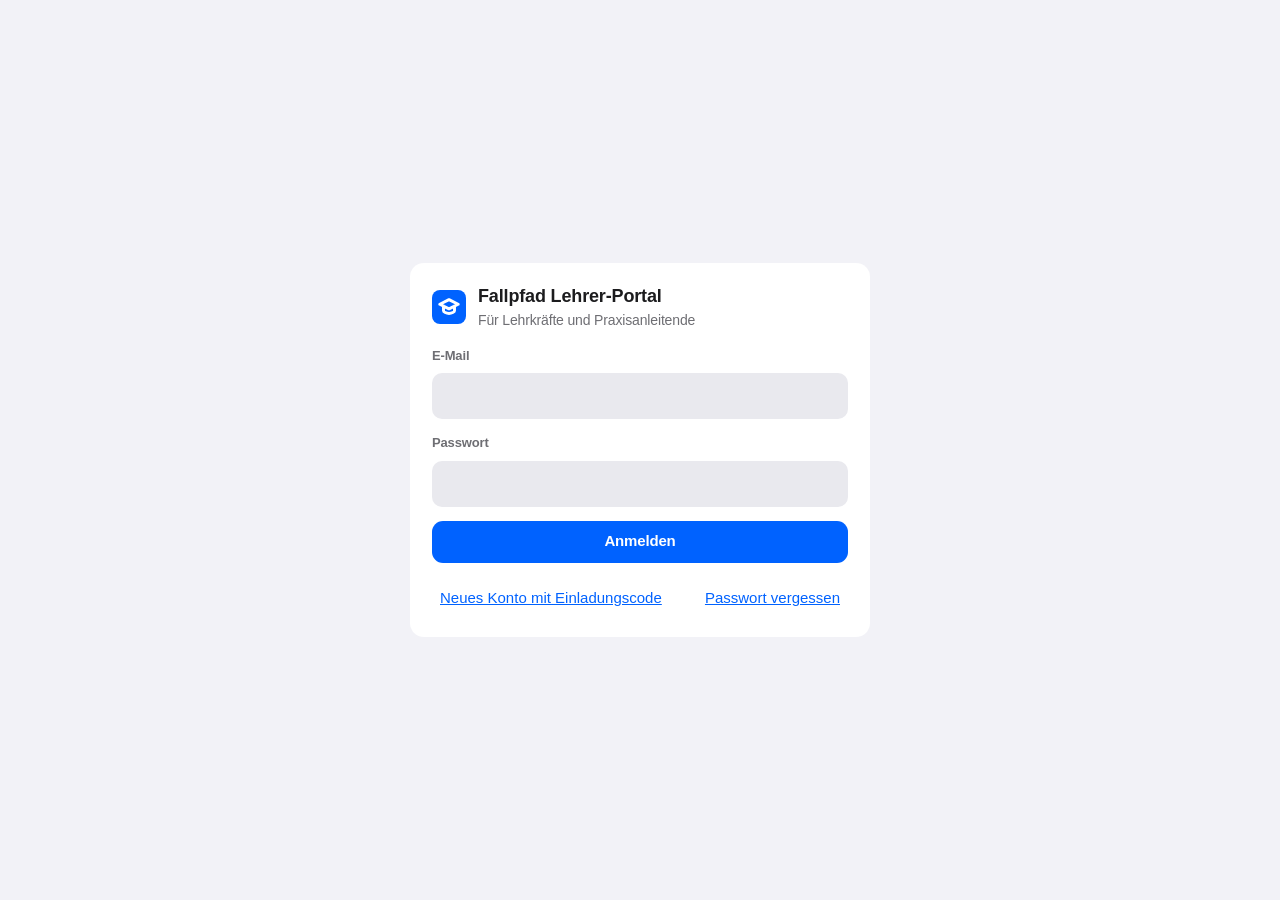
<file: index.html>
<!doctype html>
<html lang="de">
<head>
<meta charset="utf-8">
<meta http-equiv="Content-Security-Policy" content="default-src 'self'; script-src 'self'; style-src 'self' 'unsafe-inline'; img-src 'self' data: blob: https://*.supabase.co; font-src 'self' data:; connect-src 'self' https://*.supabase.co wss://*.supabase.co https://api.openai.com https://eu.api.openai.com; media-src 'self' blob: data: mediastream:; worker-src 'self' blob:; frame-src 'self' blob:; manifest-src 'self'; object-src 'none'; base-uri 'self'; form-action 'self'">
<meta name="referrer" content="strict-origin-when-cross-origin">
<meta name="viewport" content="width=device-width, initial-scale=1, viewport-fit=cover">
<meta name="robots" content="noindex">
<title>Fallpfad Lehrer-Portal</title>
<link rel="icon" href="favicon.svg" type="image/svg+xml">
<meta name="theme-color" content="#0062FF">
<script src="js/kern/01-config-fehler.js"></script>
<script src="config.js"></script>
<script src="js/kern/02-zusaetzliche-live-klassenfaelle-mi.js"></script>
<script src="js/kern/03-app-art.js"></script>
<script src="js/kern/00-anmeldelink.js" data-storage="fallpfad-lehrer-auth"></script>
<script src="js/kern/04-demo-konten.js"></script>
<script src="js/kern/05-farbprofile-im-stil-von-apple.js"></script>
<script src="js/kern/06-fachlexikon.js"></script>
<link rel="stylesheet" href="css/01-basis.css">
</head>
<body>
<div id="root"></div>
<script src="vendor/react.production.min.js"></script>
<script src="vendor/react-dom.production.min.js"></script>
<script src="js/erweiterungen/11-assistent-kern.js"></script>
<script src="js/erweiterungen/12-assistent-lehrer.js"></script>
<script src="js/erweiterungen/13-wochenbericht.js"></script>
<script src="js/erweiterungen/14-unterricht-helfer.js"></script>
<script src="js/app/01-portal.bundle.js"></script>
<link rel="stylesheet" href="css/02-erweiterungen.css" id="fx-css">
<script src="js/erweiterungen/01-design-ebene.js"></script>
<script src="js/erweiterungen/02-kurze-einfuehrung-beim-ersten-anme.js"></script>
<script src="js/erweiterungen/03-folien-import-im-lehrer-portal.js"></script>
<script src="js/erweiterungen/04-schul-anzeige-und-admin-bereich-sc.js"></script>
<script src="js/erweiterungen/05-live-koerperkarte.js"></script>
<script src="js/erweiterungen/06-fertige-live-stunden-und-fallbeisp.js"></script>
<script src="js/erweiterungen/07-live-unterricht.js"></script>
<script src="js/erweiterungen/08-module-je-kurs-freischalten.js"></script>
<script src="js/erweiterungen/09-profilmenue.js"></script>
<script src="js/erweiterungen/10-mikro-effekte.js"></script>
<script src="js/erweiterungen/15-feedback-nutzung.js"></script>
<script src="js/erweiterungen/16-admin-zentrale.js"></script>
<script src="js/erweiterungen/17-stundenplan-ki.js"></script>
<script src="js/erweiterungen/18-quellen-admin.js"></script>
<link rel="stylesheet" href="css/03-apple.css" id="fx-apple-css">
<link rel="stylesheet" href="css/04-pro.css" id="fp-pro-css">
<link rel="stylesheet" href="css/05-feinschliff.css" id="fp-feinschliff">
<link rel="stylesheet" href="css/06-politur.css" id="fp-politur">
<link rel="stylesheet" href="css/07-system.css" id="fp-system">
</body>
</html>
</file>
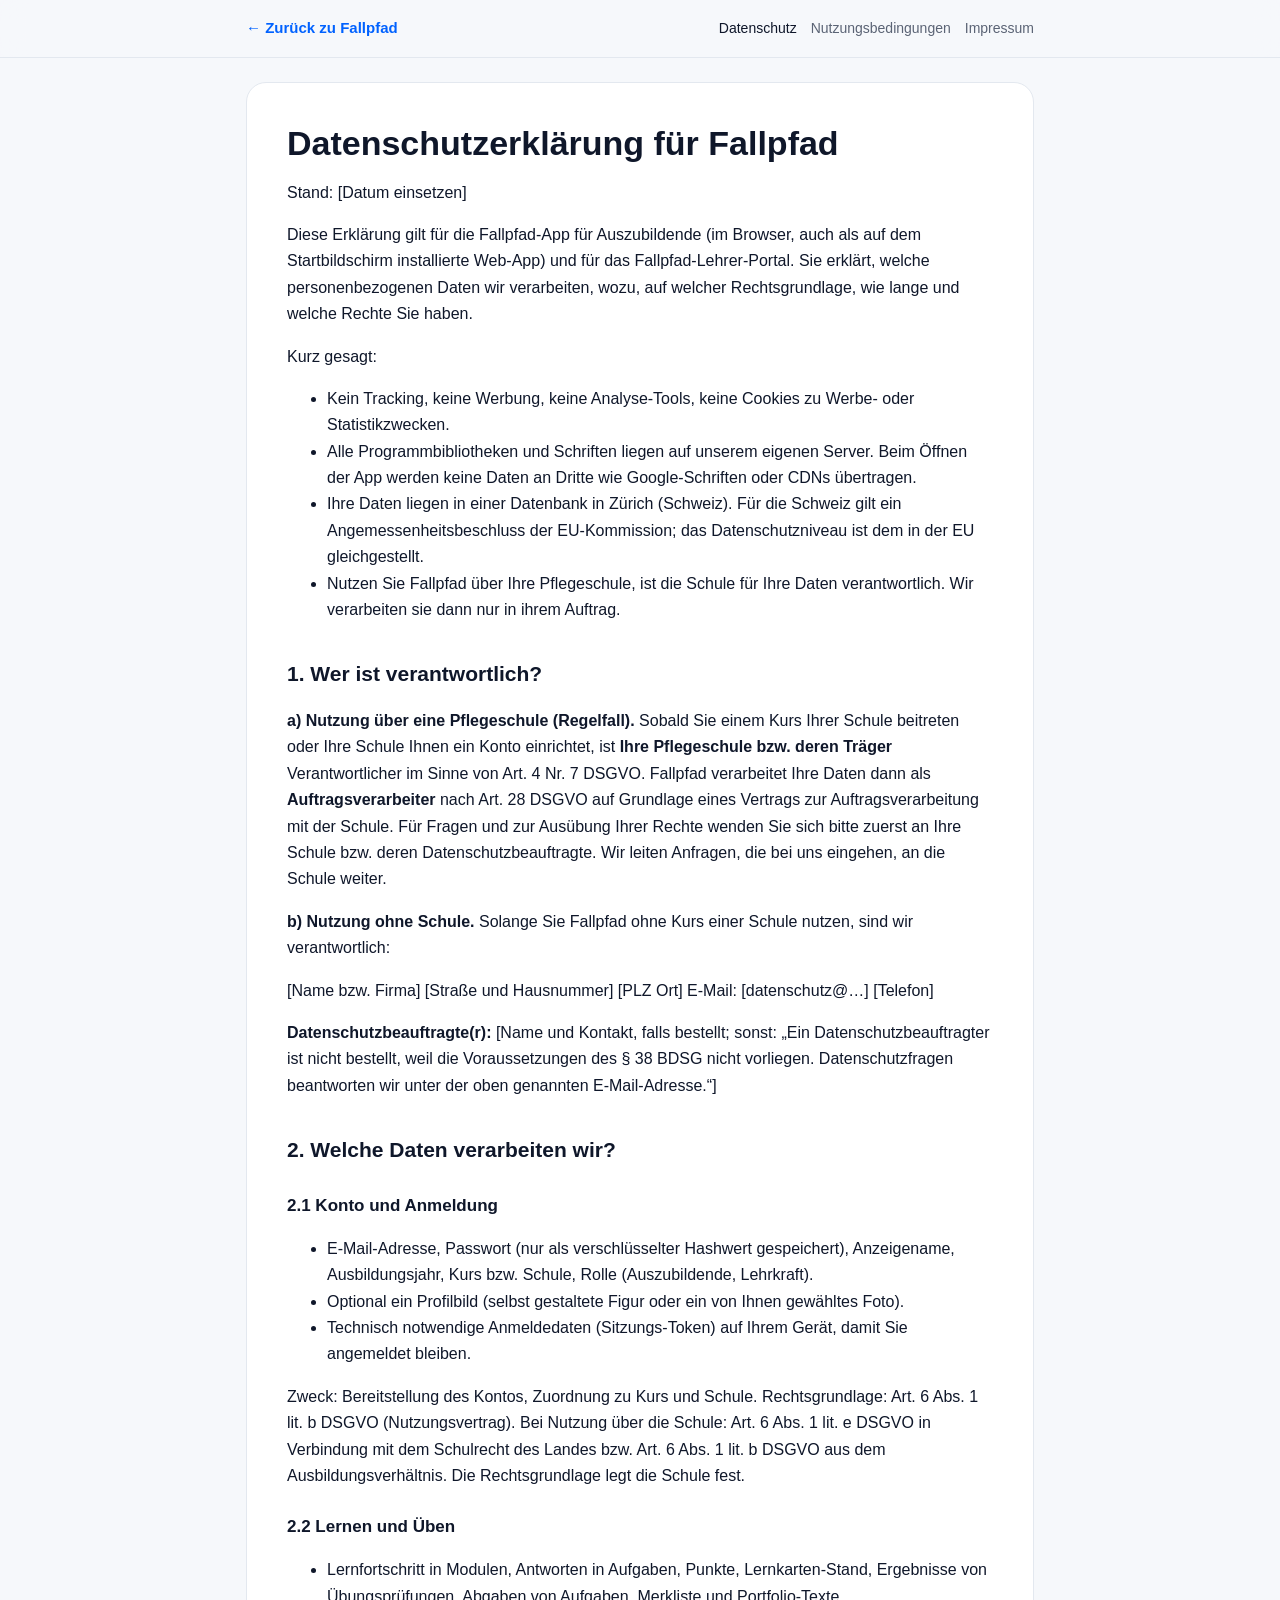
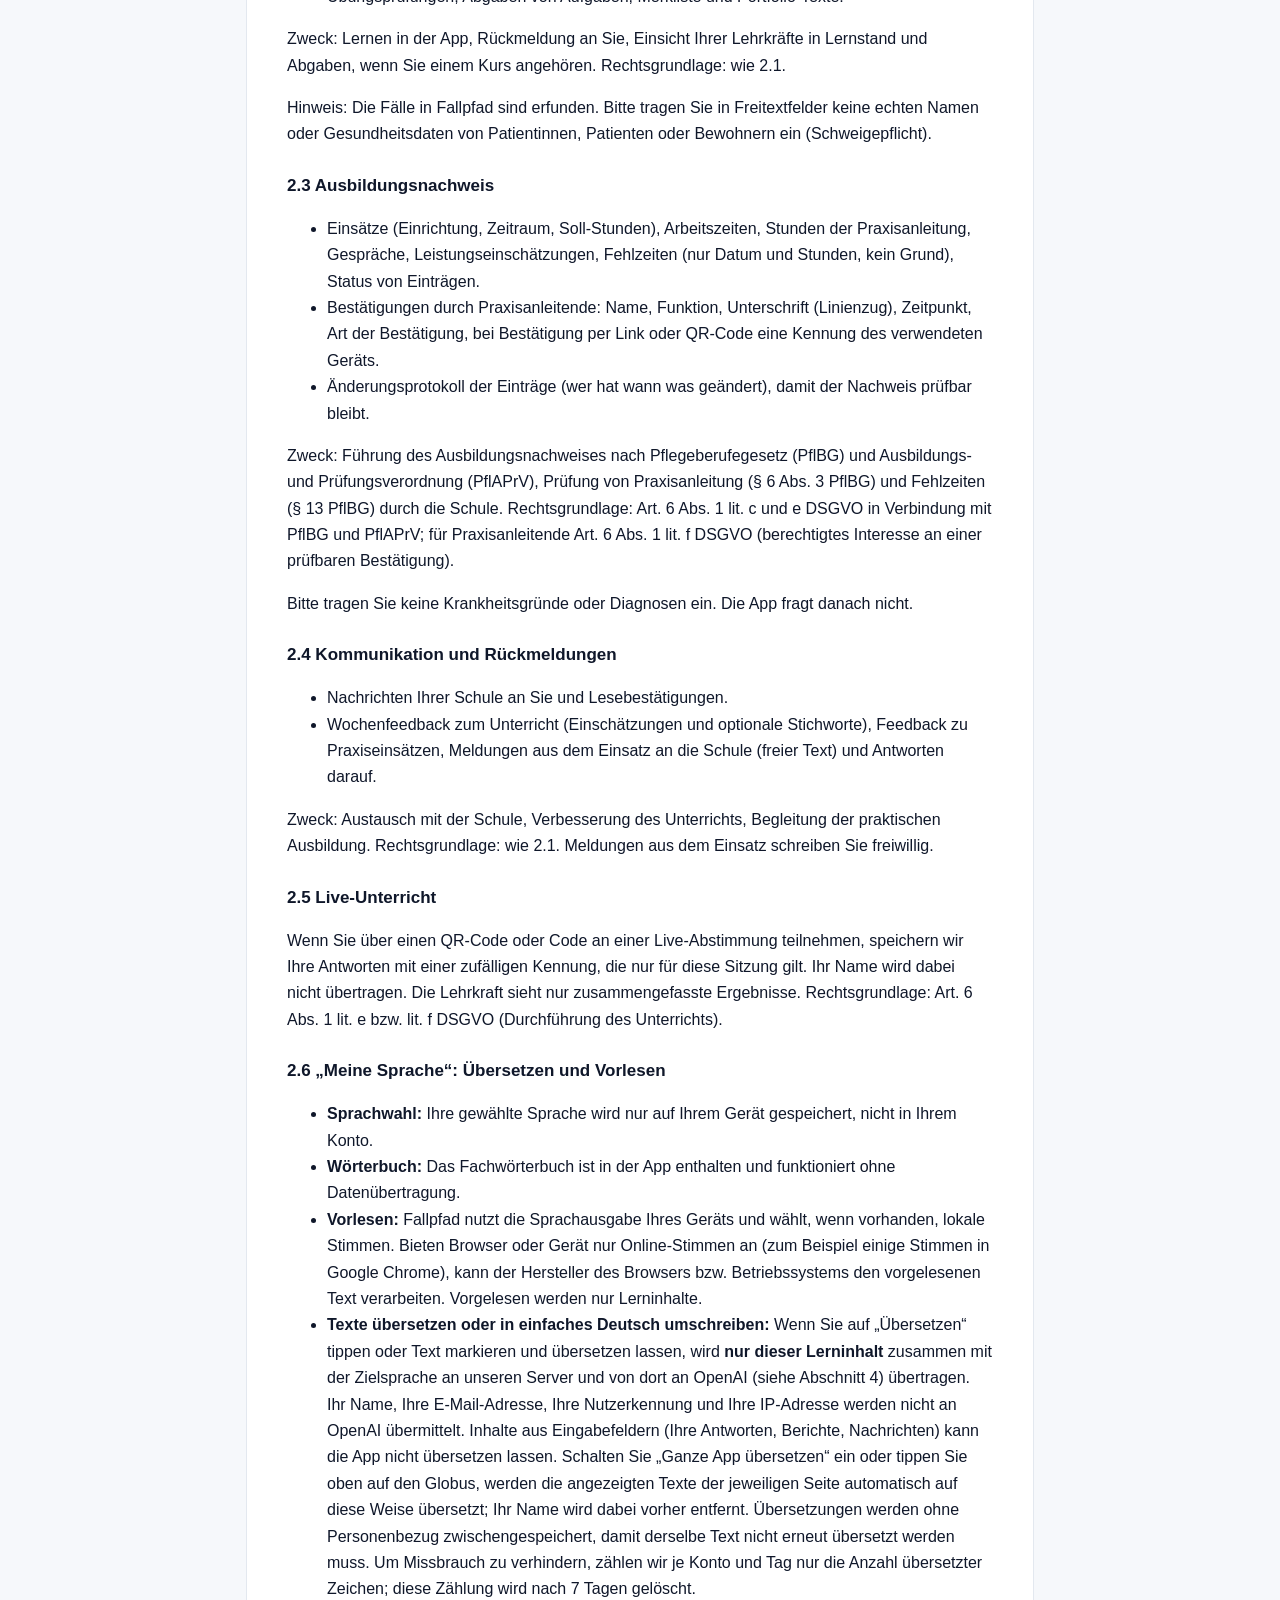
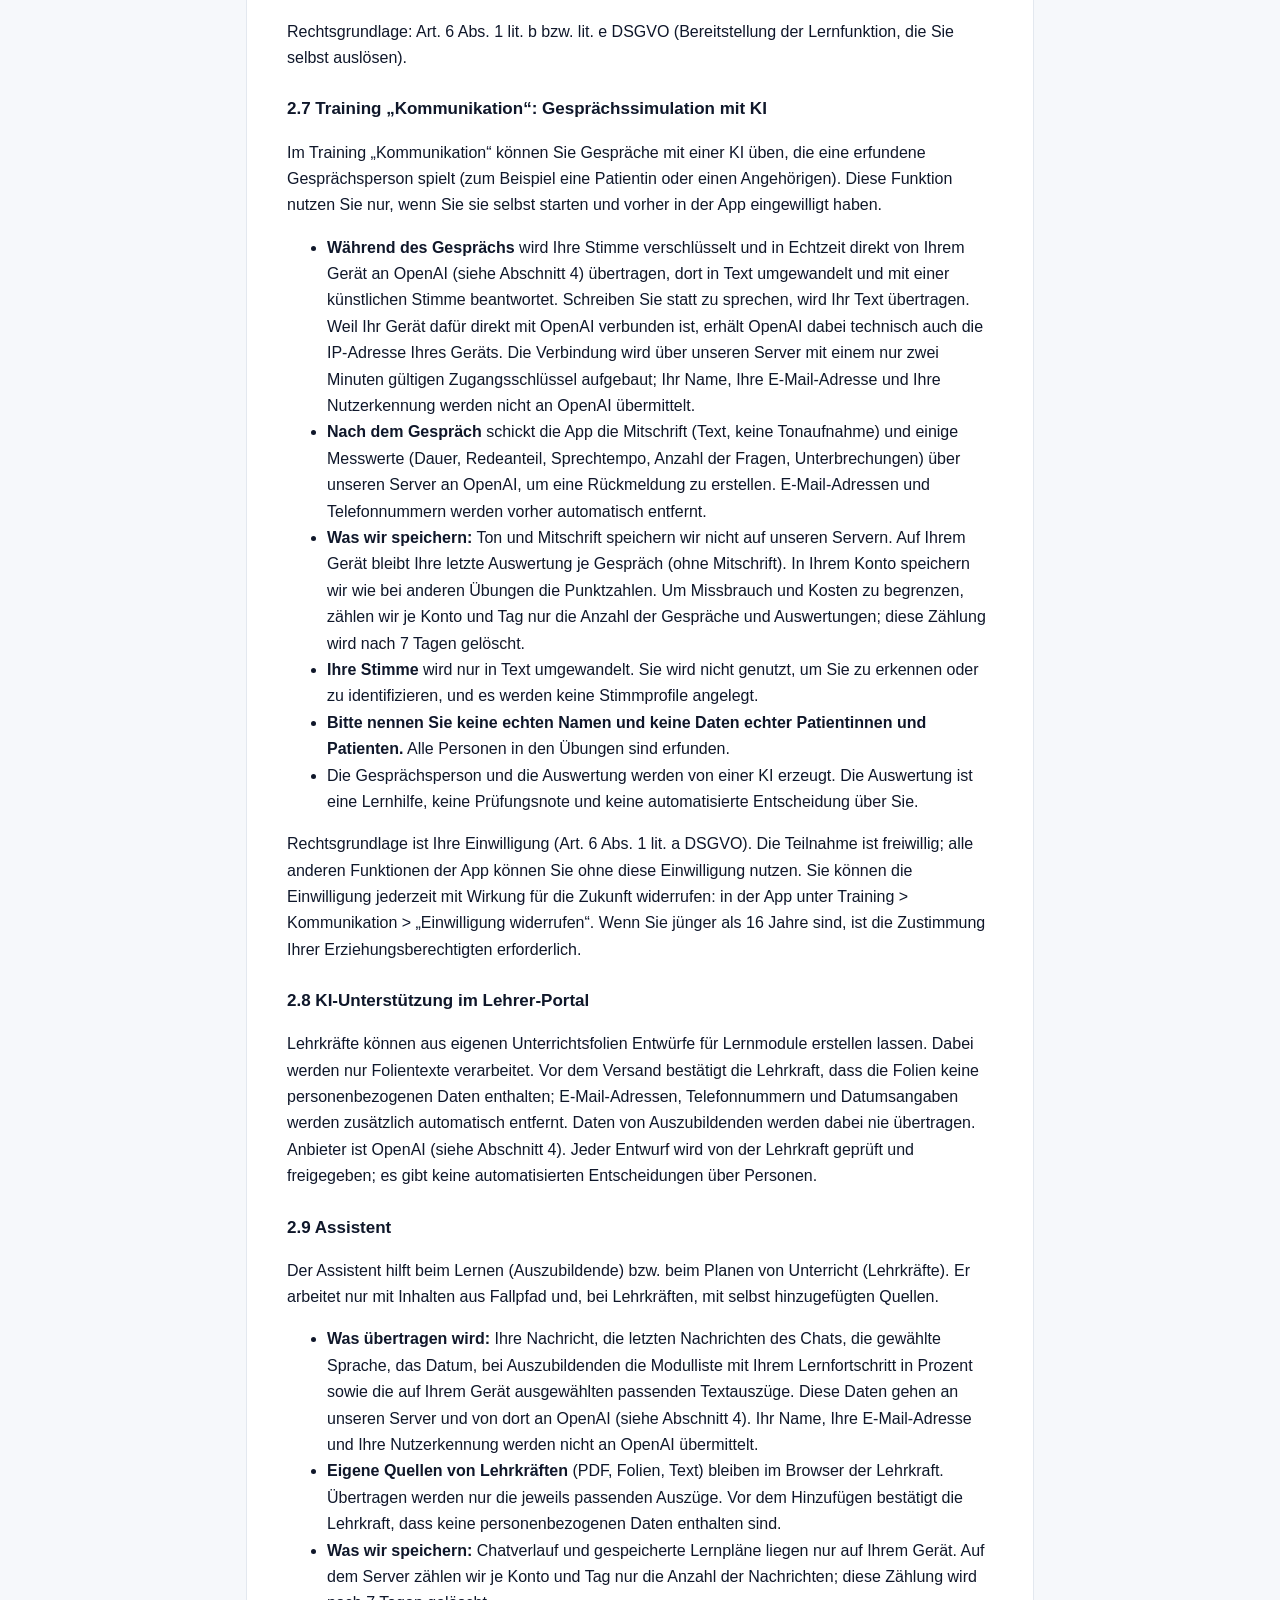
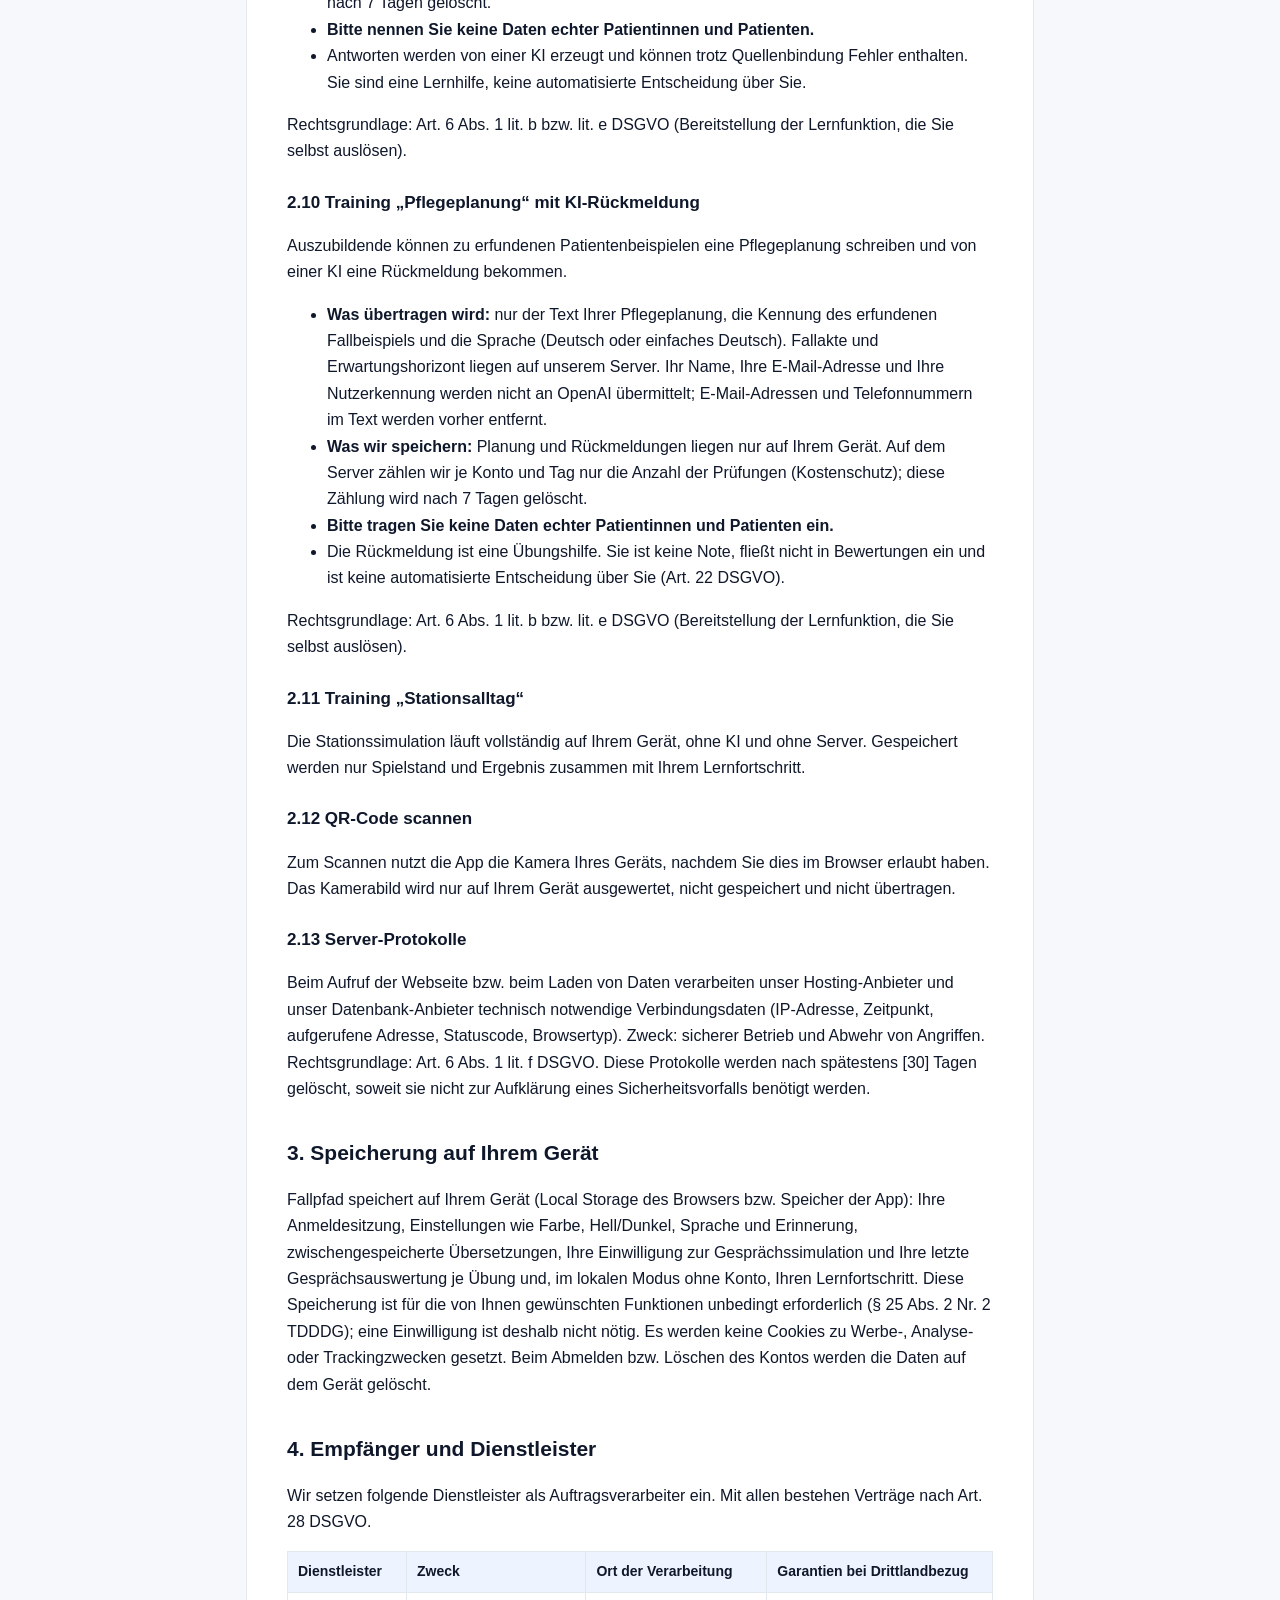
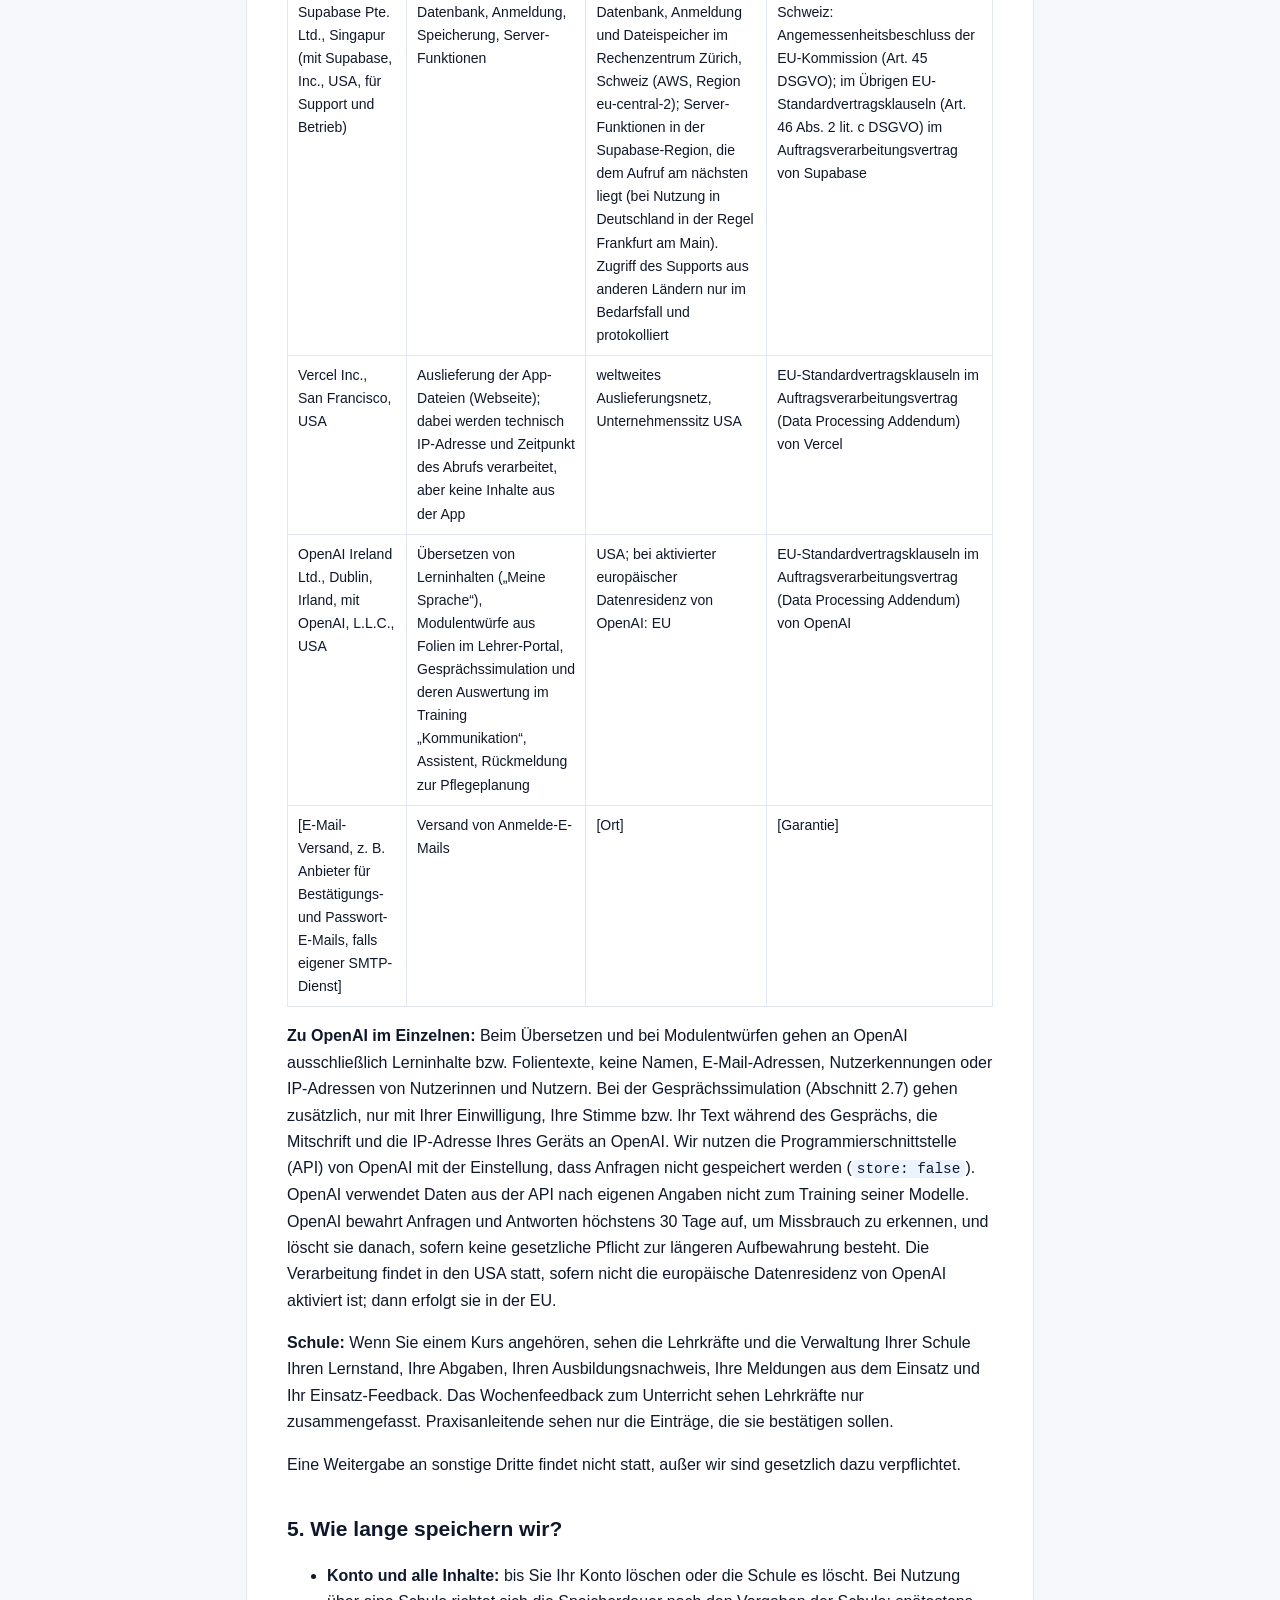
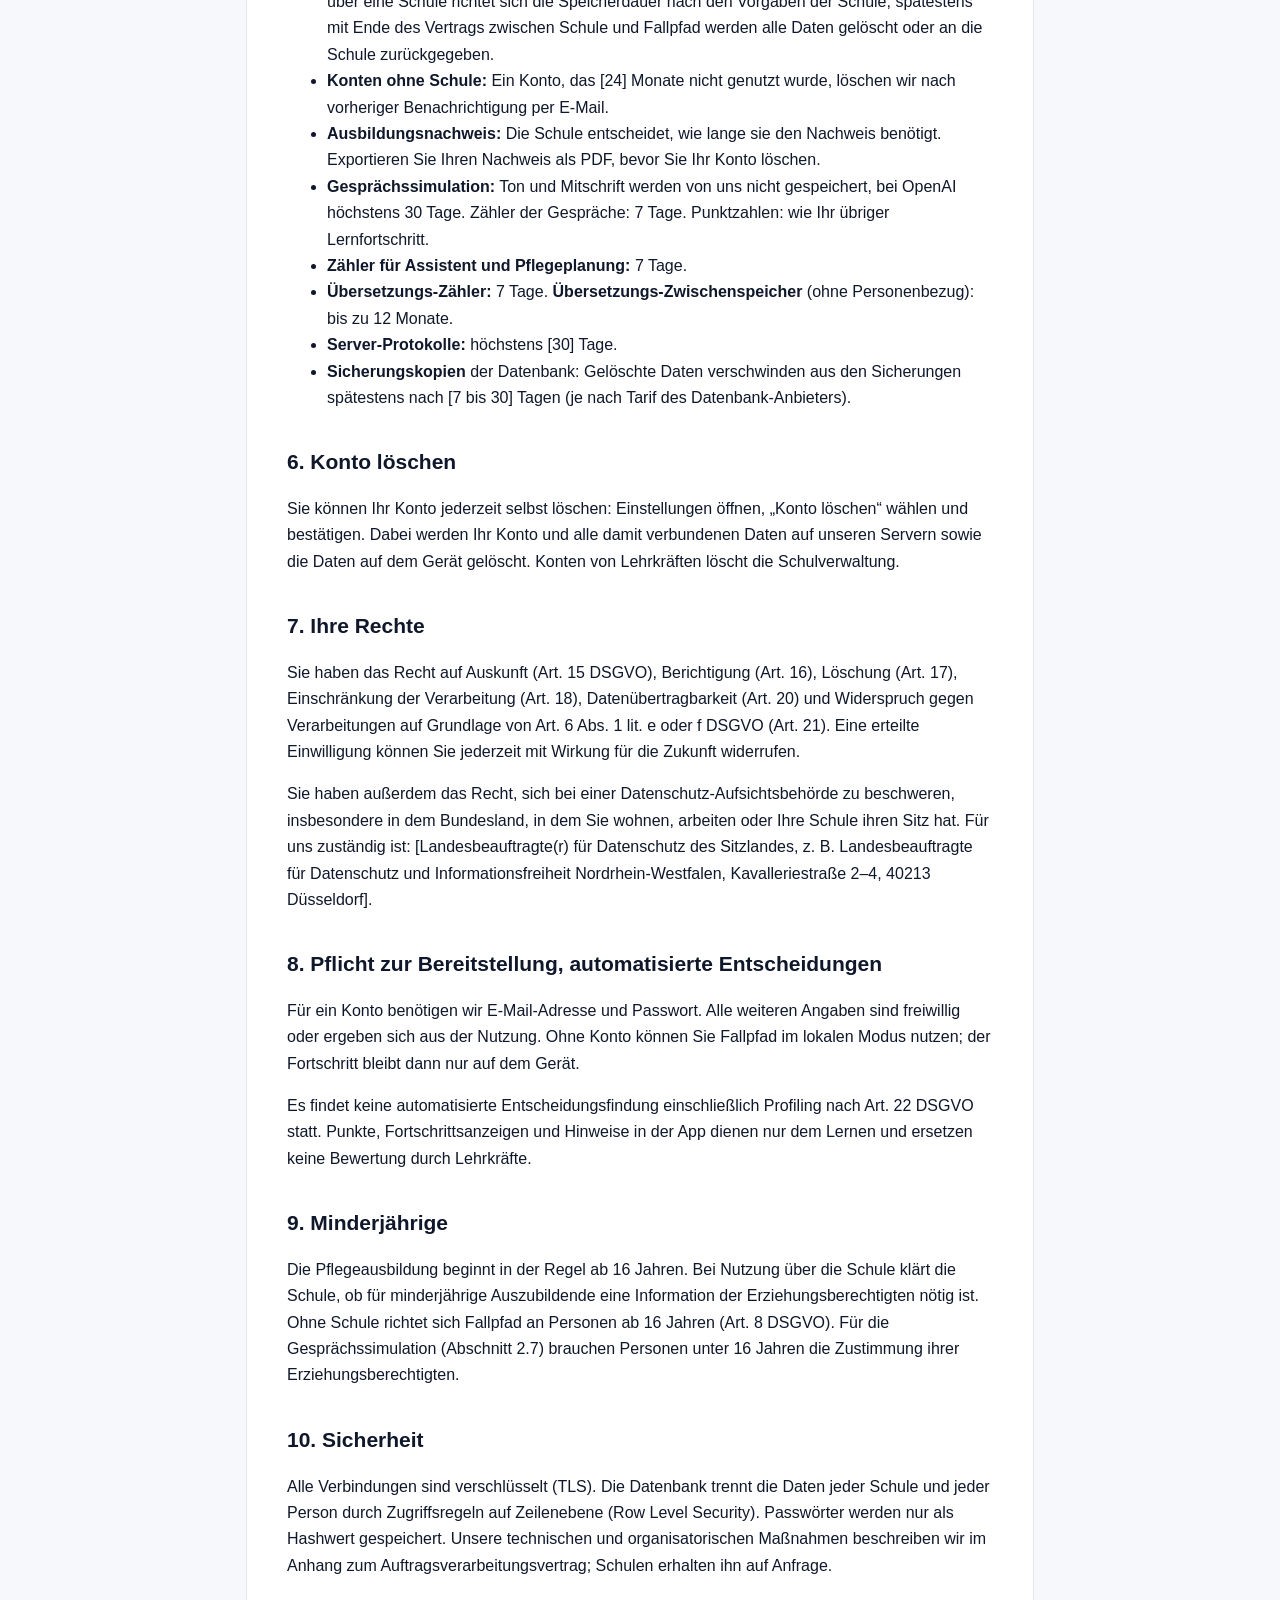
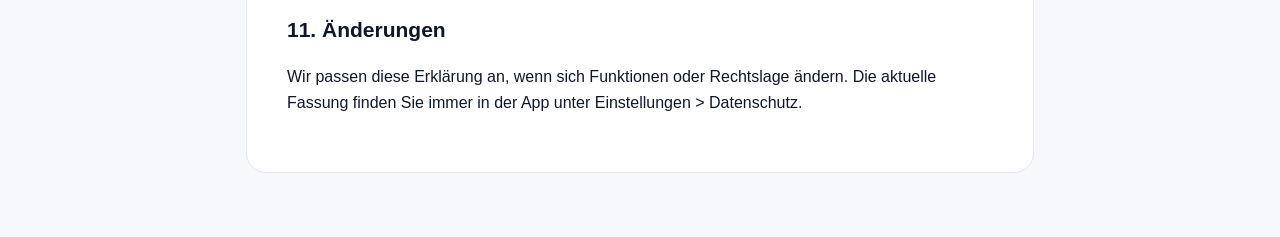
<file: datenschutz.html>
<!doctype html>
<html lang="de"><head><meta charset="utf-8"><meta name="viewport" content="width=device-width, initial-scale=1, viewport-fit=cover">
<title>Datenschutz · Fallpfad</title><link rel="icon" href="favicon.svg"><meta name="robots" content="index,follow">
<style>
:root{--bg:#f6f8fb;--card:#fff;--fg:#0f172a;--mu:#5b6475;--line:#e3e8ef;--ac:#0062FF}
@media (prefers-color-scheme:dark){:root{--bg:#0b1220;--card:#111a2b;--fg:#e8edf5;--mu:#9aa6b8;--line:#22304a;--ac:#5b9bff}}
*{box-sizing:border-box}html{-webkit-text-size-adjust:100%}
body{margin:0;background:var(--bg);color:var(--fg);font:16px/1.65 -apple-system,BlinkMacSystemFont,"Segoe UI",Roboto,Helvetica,Arial,sans-serif;padding:env(safe-area-inset-top,0) env(safe-area-inset-right,0) env(safe-area-inset-bottom,0) env(safe-area-inset-left,0)}
header{position:sticky;top:0;background:color-mix(in srgb,var(--bg) 88%,transparent);backdrop-filter:blur(12px);-webkit-backdrop-filter:blur(12px);border-bottom:1px solid var(--line);z-index:2;padding-top:env(safe-area-inset-top,0)}
header div{max-width:820px;margin:0 auto;padding:10px 16px;display:flex;align-items:center;gap:6px 12px;flex-wrap:wrap}
header a{color:var(--ac);text-decoration:none;font-weight:600;font-size:15px;display:inline-flex;align-items:center;gap:6px;padding:6px 0}
header nav{margin-left:auto;display:flex;gap:14px;flex-wrap:wrap}header nav a{color:var(--mu);font-weight:500;font-size:14px}header nav a[aria-current]{color:var(--fg)}
@media (max-width:600px){header nav{margin-left:0;width:100%;gap:16px;flex-wrap:nowrap;overflow-x:auto}header nav a{white-space:nowrap;padding:2px 0 6px}}
main{max-width:820px;margin:0 auto;padding:24px 16px 64px}
article{background:var(--card);border:1px solid var(--line);border-radius:20px;padding:clamp(20px,4vw,40px)}
h1{font-size:clamp(26px,5vw,34px);line-height:1.2;margin:0 0 12px}h2{font-size:21px;margin:34px 0 8px}h3{font-size:17px;margin:24px 0 6px}
p,li{overflow-wrap:anywhere}a{color:var(--ac)}
.tw{overflow-x:auto;margin:12px 0}table{border-collapse:collapse;width:100%;font-size:14px;min-width:560px}th,td{border:1px solid var(--line);padding:8px 10px;text-align:left;vertical-align:top}th{background:color-mix(in srgb,var(--ac) 7%,var(--card))}
code{font-size:.9em;background:color-mix(in srgb,var(--ac) 8%,transparent);padding:1px 5px;border-radius:5px}
</style></head><body>
<header><div><a href="index.html" onclick="if(history.length>1&&document.referrer){history.back();return false}">&#8592; Zurück zu Fallpfad</a>
<nav aria-label="Rechtliches"><a href="datenschutz.html" aria-current="page">Datenschutz</a> <a href="nutzungsbedingungen.html">Nutzungsbedingungen</a> <a href="impressum.html">Impressum</a></nav></div></header>
<main><article>
<h1>Datenschutzerklärung für Fallpfad</h1>
<p>Stand: [Datum einsetzen]</p>
<p>Diese Erklärung gilt für die Fallpfad-App für Auszubildende (im Browser, auch als auf dem Startbildschirm installierte Web-App) und für das Fallpfad-Lehrer-Portal. Sie erklärt, welche personenbezogenen Daten wir verarbeiten, wozu, auf welcher Rechtsgrundlage, wie lange und welche Rechte Sie haben.</p>
<p>Kurz gesagt:</p>
<ul>
<li>Kein Tracking, keine Werbung, keine Analyse-Tools, keine Cookies zu Werbe- oder Statistikzwecken.</li>
<li>Alle Programmbibliotheken und Schriften liegen auf unserem eigenen Server. Beim Öffnen der App werden keine Daten an Dritte wie Google-Schriften oder CDNs übertragen.</li>
<li>Ihre Daten liegen in einer Datenbank in Zürich (Schweiz). Für die Schweiz gilt ein Angemessenheitsbeschluss der EU-Kommission; das Datenschutzniveau ist dem in der EU gleichgestellt.</li>
<li>Nutzen Sie Fallpfad über Ihre Pflegeschule, ist die Schule für Ihre Daten verantwortlich. Wir verarbeiten sie dann nur in ihrem Auftrag.</li>
</ul>
<h2>1. Wer ist verantwortlich?</h2>
<p><strong>a) Nutzung über eine Pflegeschule (Regelfall).</strong> Sobald Sie einem Kurs Ihrer Schule beitreten oder Ihre Schule Ihnen ein Konto einrichtet, ist <strong>Ihre Pflegeschule bzw. deren Träger</strong> Verantwortlicher im Sinne von Art. 4 Nr. 7 DSGVO. Fallpfad verarbeitet Ihre Daten dann als <strong>Auftragsverarbeiter</strong> nach Art. 28 DSGVO auf Grundlage eines Vertrags zur Auftragsverarbeitung mit der Schule. Für Fragen und zur Ausübung Ihrer Rechte wenden Sie sich bitte zuerst an Ihre Schule bzw. deren Datenschutzbeauftragte. Wir leiten Anfragen, die bei uns eingehen, an die Schule weiter.</p>
<p><strong>b) Nutzung ohne Schule.</strong> Solange Sie Fallpfad ohne Kurs einer Schule nutzen, sind wir verantwortlich:</p>
<p>[Name bzw. Firma]
[Straße und Hausnummer]
[PLZ Ort]
E-Mail: [datenschutz@…]
[Telefon]</p>
<p><strong>Datenschutzbeauftragte(r):</strong> [Name und Kontakt, falls bestellt; sonst: „Ein Datenschutzbeauftragter ist nicht bestellt, weil die Voraussetzungen des § 38 BDSG nicht vorliegen. Datenschutzfragen beantworten wir unter der oben genannten E-Mail-Adresse.“]</p>
<h2>2. Welche Daten verarbeiten wir?</h2>
<h3>2.1 Konto und Anmeldung</h3>
<ul>
<li>E-Mail-Adresse, Passwort (nur als verschlüsselter Hashwert gespeichert), Anzeigename, Ausbildungsjahr, Kurs bzw. Schule, Rolle (Auszubildende, Lehrkraft).</li>
<li>Optional ein Profilbild (selbst gestaltete Figur oder ein von Ihnen gewähltes Foto).</li>
<li>Technisch notwendige Anmeldedaten (Sitzungs-Token) auf Ihrem Gerät, damit Sie angemeldet bleiben.</li>
</ul>
<p>Zweck: Bereitstellung des Kontos, Zuordnung zu Kurs und Schule.
Rechtsgrundlage: Art. 6 Abs. 1 lit. b DSGVO (Nutzungsvertrag). Bei Nutzung über die Schule: Art. 6 Abs. 1 lit. e DSGVO in Verbindung mit dem Schulrecht des Landes bzw. Art. 6 Abs. 1 lit. b DSGVO aus dem Ausbildungsverhältnis. Die Rechtsgrundlage legt die Schule fest.</p>
<h3>2.2 Lernen und Üben</h3>
<ul>
<li>Lernfortschritt in Modulen, Antworten in Aufgaben, Punkte, Lernkarten-Stand, Ergebnisse von Übungsprüfungen, Abgaben von Aufgaben, Merkliste und Portfolio-Texte.</li>
</ul>
<p>Zweck: Lernen in der App, Rückmeldung an Sie, Einsicht Ihrer Lehrkräfte in Lernstand und Abgaben, wenn Sie einem Kurs angehören.
Rechtsgrundlage: wie 2.1.</p>
<p>Hinweis: Die Fälle in Fallpfad sind erfunden. Bitte tragen Sie in Freitextfelder keine echten Namen oder Gesundheitsdaten von Patientinnen, Patienten oder Bewohnern ein (Schweigepflicht).</p>
<h3>2.3 Ausbildungsnachweis</h3>
<ul>
<li>Einsätze (Einrichtung, Zeitraum, Soll-Stunden), Arbeitszeiten, Stunden der Praxisanleitung, Gespräche, Leistungseinschätzungen, Fehlzeiten (nur Datum und Stunden, kein Grund), Status von Einträgen.</li>
<li>Bestätigungen durch Praxisanleitende: Name, Funktion, Unterschrift (Linienzug), Zeitpunkt, Art der Bestätigung, bei Bestätigung per Link oder QR-Code eine Kennung des verwendeten Geräts.</li>
<li>Änderungsprotokoll der Einträge (wer hat wann was geändert), damit der Nachweis prüfbar bleibt.</li>
</ul>
<p>Zweck: Führung des Ausbildungsnachweises nach Pflegeberufegesetz (PflBG) und Ausbildungs- und Prüfungsverordnung (PflAPrV), Prüfung von Praxisanleitung (§ 6 Abs. 3 PflBG) und Fehlzeiten (§ 13 PflBG) durch die Schule.
Rechtsgrundlage: Art. 6 Abs. 1 lit. c und e DSGVO in Verbindung mit PflBG und PflAPrV; für Praxisanleitende Art. 6 Abs. 1 lit. f DSGVO (berechtigtes Interesse an einer prüfbaren Bestätigung).</p>
<p>Bitte tragen Sie keine Krankheitsgründe oder Diagnosen ein. Die App fragt danach nicht.</p>
<h3>2.4 Kommunikation und Rückmeldungen</h3>
<ul>
<li>Nachrichten Ihrer Schule an Sie und Lesebestätigungen.</li>
<li>Wochenfeedback zum Unterricht (Einschätzungen und optionale Stichworte), Feedback zu Praxiseinsätzen, Meldungen aus dem Einsatz an die Schule (freier Text) und Antworten darauf.</li>
</ul>
<p>Zweck: Austausch mit der Schule, Verbesserung des Unterrichts, Begleitung der praktischen Ausbildung.
Rechtsgrundlage: wie 2.1. Meldungen aus dem Einsatz schreiben Sie freiwillig.</p>
<h3>2.5 Live-Unterricht</h3>
<p>Wenn Sie über einen QR-Code oder Code an einer Live-Abstimmung teilnehmen, speichern wir Ihre Antworten mit einer zufälligen Kennung, die nur für diese Sitzung gilt. Ihr Name wird dabei nicht übertragen. Die Lehrkraft sieht nur zusammengefasste Ergebnisse.
Rechtsgrundlage: Art. 6 Abs. 1 lit. e bzw. lit. f DSGVO (Durchführung des Unterrichts).</p>
<h3>2.6 „Meine Sprache“: Übersetzen und Vorlesen</h3>
<ul>
<li><strong>Sprachwahl:</strong> Ihre gewählte Sprache wird nur auf Ihrem Gerät gespeichert, nicht in Ihrem Konto.</li>
<li><strong>Wörterbuch:</strong> Das Fachwörterbuch ist in der App enthalten und funktioniert ohne Datenübertragung.</li>
<li><strong>Vorlesen:</strong> Fallpfad nutzt die Sprachausgabe Ihres Geräts und wählt, wenn vorhanden, lokale Stimmen. Bieten Browser oder Gerät nur Online-Stimmen an (zum Beispiel einige Stimmen in Google Chrome), kann der Hersteller des Browsers bzw. Betriebssystems den vorgelesenen Text verarbeiten. Vorgelesen werden nur Lerninhalte.</li>
<li><strong>Texte übersetzen oder in einfaches Deutsch umschreiben:</strong> Wenn Sie auf „Übersetzen“ tippen oder Text markieren und übersetzen lassen, wird <strong>nur dieser Lerninhalt</strong> zusammen mit der Zielsprache an unseren Server und von dort an OpenAI (siehe Abschnitt 4) übertragen. Ihr Name, Ihre E-Mail-Adresse, Ihre Nutzerkennung und Ihre IP-Adresse werden nicht an OpenAI übermittelt. Inhalte aus Eingabefeldern (Ihre Antworten, Berichte, Nachrichten) kann die App nicht übersetzen lassen. Schalten Sie „Ganze App übersetzen“ ein oder tippen Sie oben auf den Globus, werden die angezeigten Texte der jeweiligen Seite automatisch auf diese Weise übersetzt; Ihr Name wird dabei vorher entfernt. Übersetzungen werden ohne Personenbezug zwischengespeichert, damit derselbe Text nicht erneut übersetzt werden muss. Um Missbrauch zu verhindern, zählen wir je Konto und Tag nur die Anzahl übersetzter Zeichen; diese Zählung wird nach 7 Tagen gelöscht.</li>
</ul>
<p>Rechtsgrundlage: Art. 6 Abs. 1 lit. b bzw. lit. e DSGVO (Bereitstellung der Lernfunktion, die Sie selbst auslösen).</p>
<h3>2.7 Training „Kommunikation“: Gesprächssimulation mit KI</h3>
<p>Im Training „Kommunikation“ können Sie Gespräche mit einer KI üben, die eine erfundene Gesprächsperson spielt (zum Beispiel eine Patientin oder einen Angehörigen). Diese Funktion nutzen Sie nur, wenn Sie sie selbst starten und vorher in der App eingewilligt haben.</p>
<ul>
<li><strong>Während des Gesprächs</strong> wird Ihre Stimme verschlüsselt und in Echtzeit direkt von Ihrem Gerät an OpenAI (siehe Abschnitt 4) übertragen, dort in Text umgewandelt und mit einer künstlichen Stimme beantwortet. Schreiben Sie statt zu sprechen, wird Ihr Text übertragen. Weil Ihr Gerät dafür direkt mit OpenAI verbunden ist, erhält OpenAI dabei technisch auch die IP-Adresse Ihres Geräts. Die Verbindung wird über unseren Server mit einem nur zwei Minuten gültigen Zugangsschlüssel aufgebaut; Ihr Name, Ihre E-Mail-Adresse und Ihre Nutzerkennung werden nicht an OpenAI übermittelt.</li>
<li><strong>Nach dem Gespräch</strong> schickt die App die Mitschrift (Text, keine Tonaufnahme) und einige Messwerte (Dauer, Redeanteil, Sprechtempo, Anzahl der Fragen, Unterbrechungen) über unseren Server an OpenAI, um eine Rückmeldung zu erstellen. E-Mail-Adressen und Telefonnummern werden vorher automatisch entfernt.</li>
<li><strong>Was wir speichern:</strong> Ton und Mitschrift speichern wir nicht auf unseren Servern. Auf Ihrem Gerät bleibt Ihre letzte Auswertung je Gespräch (ohne Mitschrift). In Ihrem Konto speichern wir wie bei anderen Übungen die Punktzahlen. Um Missbrauch und Kosten zu begrenzen, zählen wir je Konto und Tag nur die Anzahl der Gespräche und Auswertungen; diese Zählung wird nach 7 Tagen gelöscht.</li>
<li><strong>Ihre Stimme</strong> wird nur in Text umgewandelt. Sie wird nicht genutzt, um Sie zu erkennen oder zu identifizieren, und es werden keine Stimmprofile angelegt.</li>
<li><strong>Bitte nennen Sie keine echten Namen und keine Daten echter Patientinnen und Patienten.</strong> Alle Personen in den Übungen sind erfunden.</li>
<li>Die Gesprächsperson und die Auswertung werden von einer KI erzeugt. Die Auswertung ist eine Lernhilfe, keine Prüfungsnote und keine automatisierte Entscheidung über Sie.</li>
</ul>
<p>Rechtsgrundlage ist Ihre Einwilligung (Art. 6 Abs. 1 lit. a DSGVO). Die Teilnahme ist freiwillig; alle anderen Funktionen der App können Sie ohne diese Einwilligung nutzen. Sie können die Einwilligung jederzeit mit Wirkung für die Zukunft widerrufen: in der App unter Training &gt; Kommunikation &gt; „Einwilligung widerrufen“. Wenn Sie jünger als 16 Jahre sind, ist die Zustimmung Ihrer Erziehungsberechtigten erforderlich.</p>
<h3>2.8 KI-Unterstützung im Lehrer-Portal</h3>
<p>Lehrkräfte können aus eigenen Unterrichtsfolien Entwürfe für Lernmodule erstellen lassen. Dabei werden nur Folientexte verarbeitet. Vor dem Versand bestätigt die Lehrkraft, dass die Folien keine personenbezogenen Daten enthalten; E-Mail-Adressen, Telefonnummern und Datumsangaben werden zusätzlich automatisch entfernt. Daten von Auszubildenden werden dabei nie übertragen. Anbieter ist OpenAI (siehe Abschnitt 4). Jeder Entwurf wird von der Lehrkraft geprüft und freigegeben; es gibt keine automatisierten Entscheidungen über Personen.</p>
<h3>2.9 Assistent</h3>
<p>Der Assistent hilft beim Lernen (Auszubildende) bzw. beim Planen von Unterricht (Lehrkräfte). Er arbeitet nur mit Inhalten aus Fallpfad und, bei Lehrkräften, mit selbst hinzugefügten Quellen.</p>
<ul>
<li><strong>Was übertragen wird:</strong> Ihre Nachricht, die letzten Nachrichten des Chats, die gewählte Sprache, das Datum, bei Auszubildenden die Modulliste mit Ihrem Lernfortschritt in Prozent sowie die auf Ihrem Gerät ausgewählten passenden Textauszüge. Diese Daten gehen an unseren Server und von dort an OpenAI (siehe Abschnitt 4). Ihr Name, Ihre E-Mail-Adresse und Ihre Nutzerkennung werden nicht an OpenAI übermittelt.</li>
<li><strong>Eigene Quellen von Lehrkräften</strong> (PDF, Folien, Text) bleiben im Browser der Lehrkraft. Übertragen werden nur die jeweils passenden Auszüge. Vor dem Hinzufügen bestätigt die Lehrkraft, dass keine personenbezogenen Daten enthalten sind.</li>
<li><strong>Was wir speichern:</strong> Chatverlauf und gespeicherte Lernpläne liegen nur auf Ihrem Gerät. Auf dem Server zählen wir je Konto und Tag nur die Anzahl der Nachrichten; diese Zählung wird nach 7 Tagen gelöscht.</li>
<li><strong>Bitte nennen Sie keine Daten echter Patientinnen und Patienten.</strong></li>
<li>Antworten werden von einer KI erzeugt und können trotz Quellenbindung Fehler enthalten. Sie sind eine Lernhilfe, keine automatisierte Entscheidung über Sie.</li>
</ul>
<p>Rechtsgrundlage: Art. 6 Abs. 1 lit. b bzw. lit. e DSGVO (Bereitstellung der Lernfunktion, die Sie selbst auslösen).</p>
<h3>2.10 Training „Pflegeplanung“ mit KI-Rückmeldung</h3>
<p>Auszubildende können zu erfundenen Patientenbeispielen eine Pflegeplanung schreiben und von einer KI eine Rückmeldung bekommen.</p>
<ul>
<li><strong>Was übertragen wird:</strong> nur der Text Ihrer Pflegeplanung, die Kennung des erfundenen Fallbeispiels und die Sprache (Deutsch oder einfaches Deutsch). Fallakte und Erwartungshorizont liegen auf unserem Server. Ihr Name, Ihre E-Mail-Adresse und Ihre Nutzerkennung werden nicht an OpenAI übermittelt; E-Mail-Adressen und Telefonnummern im Text werden vorher entfernt.</li>
<li><strong>Was wir speichern:</strong> Planung und Rückmeldungen liegen nur auf Ihrem Gerät. Auf dem Server zählen wir je Konto und Tag nur die Anzahl der Prüfungen (Kostenschutz); diese Zählung wird nach 7 Tagen gelöscht.</li>
<li><strong>Bitte tragen Sie keine Daten echter Patientinnen und Patienten ein.</strong></li>
<li>Die Rückmeldung ist eine Übungshilfe. Sie ist keine Note, fließt nicht in Bewertungen ein und ist keine automatisierte Entscheidung über Sie (Art. 22 DSGVO).</li>
</ul>
<p>Rechtsgrundlage: Art. 6 Abs. 1 lit. b bzw. lit. e DSGVO (Bereitstellung der Lernfunktion, die Sie selbst auslösen).</p>
<h3>2.11 Training „Stationsalltag“</h3>
<p>Die Stationssimulation läuft vollständig auf Ihrem Gerät, ohne KI und ohne Server. Gespeichert werden nur Spielstand und Ergebnis zusammen mit Ihrem Lernfortschritt.</p>
<h3>2.12 QR-Code scannen</h3>
<p>Zum Scannen nutzt die App die Kamera Ihres Geräts, nachdem Sie dies im Browser erlaubt haben. Das Kamerabild wird nur auf Ihrem Gerät ausgewertet, nicht gespeichert und nicht übertragen.</p>
<h3>2.13 Server-Protokolle</h3>
<p>Beim Aufruf der Webseite bzw. beim Laden von Daten verarbeiten unser Hosting-Anbieter und unser Datenbank-Anbieter technisch notwendige Verbindungsdaten (IP-Adresse, Zeitpunkt, aufgerufene Adresse, Statuscode, Browsertyp). Zweck: sicherer Betrieb und Abwehr von Angriffen. Rechtsgrundlage: Art. 6 Abs. 1 lit. f DSGVO. Diese Protokolle werden nach spätestens [30] Tagen gelöscht, soweit sie nicht zur Aufklärung eines Sicherheitsvorfalls benötigt werden.</p>
<h2>3. Speicherung auf Ihrem Gerät</h2>
<p>Fallpfad speichert auf Ihrem Gerät (Local Storage des Browsers bzw. Speicher der App): Ihre Anmeldesitzung, Einstellungen wie Farbe, Hell/Dunkel, Sprache und Erinnerung, zwischengespeicherte Übersetzungen, Ihre Einwilligung zur Gesprächssimulation und Ihre letzte Gesprächsauswertung je Übung und, im lokalen Modus ohne Konto, Ihren Lernfortschritt. Diese Speicherung ist für die von Ihnen gewünschten Funktionen unbedingt erforderlich (§ 25 Abs. 2 Nr. 2 TDDDG); eine Einwilligung ist deshalb nicht nötig. Es werden keine Cookies zu Werbe-, Analyse- oder Trackingzwecken gesetzt. Beim Abmelden bzw. Löschen des Kontos werden die Daten auf dem Gerät gelöscht.</p>
<h2>4. Empfänger und Dienstleister</h2>
<p>Wir setzen folgende Dienstleister als Auftragsverarbeiter ein. Mit allen bestehen Verträge nach Art. 28 DSGVO.</p>
<div class="tw"><table>
<thead>
<tr>
<th>Dienstleister</th>
<th>Zweck</th>
<th>Ort der Verarbeitung</th>
<th>Garantien bei Drittlandbezug</th>
</tr>
</thead>
<tbody>
<tr>
<td>Supabase Pte. Ltd., Singapur (mit Supabase, Inc., USA, für Support und Betrieb)</td>
<td>Datenbank, Anmeldung, Speicherung, Server-Funktionen</td>
<td>Datenbank, Anmeldung und Dateispeicher im Rechenzentrum Zürich, Schweiz (AWS, Region eu-central-2); Server-Funktionen in der Supabase-Region, die dem Aufruf am nächsten liegt (bei Nutzung in Deutschland in der Regel Frankfurt am Main). Zugriff des Supports aus anderen Ländern nur im Bedarfsfall und protokolliert</td>
<td>Schweiz: Angemessenheitsbeschluss der EU-Kommission (Art. 45 DSGVO); im Übrigen EU-Standardvertragsklauseln (Art. 46 Abs. 2 lit. c DSGVO) im Auftragsverarbeitungsvertrag von Supabase</td>
</tr>
<tr>
<td>Vercel Inc., San Francisco, USA</td>
<td>Auslieferung der App-Dateien (Webseite); dabei werden technisch IP-Adresse und Zeitpunkt des Abrufs verarbeitet, aber keine Inhalte aus der App</td>
<td>weltweites Auslieferungsnetz, Unternehmenssitz USA</td>
<td>EU-Standardvertragsklauseln im Auftragsverarbeitungsvertrag (Data Processing Addendum) von Vercel</td>
</tr>
<tr>
<td>OpenAI Ireland Ltd., Dublin, Irland, mit OpenAI, L.L.C., USA</td>
<td>Übersetzen von Lerninhalten („Meine Sprache“), Modulentwürfe aus Folien im Lehrer-Portal, Gesprächssimulation und deren Auswertung im Training „Kommunikation“, Assistent, Rückmeldung zur Pflegeplanung</td>
<td>USA; bei aktivierter europäischer Datenresidenz von OpenAI: EU</td>
<td>EU-Standardvertragsklauseln im Auftragsverarbeitungsvertrag (Data Processing Addendum) von OpenAI</td>
</tr>
<tr>
<td>[E-Mail-Versand, z. B. Anbieter für Bestätigungs- und Passwort-E-Mails, falls eigener SMTP-Dienst]</td>
<td>Versand von Anmelde-E-Mails</td>
<td>[Ort]</td>
<td>[Garantie]</td>
</tr>
</tbody>
</table></div>
<p><strong>Zu OpenAI im Einzelnen:</strong> Beim Übersetzen und bei Modulentwürfen gehen an OpenAI ausschließlich Lerninhalte bzw. Folientexte, keine Namen, E-Mail-Adressen, Nutzerkennungen oder IP-Adressen von Nutzerinnen und Nutzern. Bei der Gesprächssimulation (Abschnitt 2.7) gehen zusätzlich, nur mit Ihrer Einwilligung, Ihre Stimme bzw. Ihr Text während des Gesprächs, die Mitschrift und die IP-Adresse Ihres Geräts an OpenAI. Wir nutzen die Programmierschnittstelle (API) von OpenAI mit der Einstellung, dass Anfragen nicht gespeichert werden (<code>store: false</code>). OpenAI verwendet Daten aus der API nach eigenen Angaben nicht zum Training seiner Modelle. OpenAI bewahrt Anfragen und Antworten höchstens 30 Tage auf, um Missbrauch zu erkennen, und löscht sie danach, sofern keine gesetzliche Pflicht zur längeren Aufbewahrung besteht. Die Verarbeitung findet in den USA statt, sofern nicht die europäische Datenresidenz von OpenAI aktiviert ist; dann erfolgt sie in der EU.</p>
<p><strong>Schule:</strong> Wenn Sie einem Kurs angehören, sehen die Lehrkräfte und die Verwaltung Ihrer Schule Ihren Lernstand, Ihre Abgaben, Ihren Ausbildungsnachweis, Ihre Meldungen aus dem Einsatz und Ihr Einsatz-Feedback. Das Wochenfeedback zum Unterricht sehen Lehrkräfte nur zusammengefasst. Praxisanleitende sehen nur die Einträge, die sie bestätigen sollen.</p>
<p>Eine Weitergabe an sonstige Dritte findet nicht statt, außer wir sind gesetzlich dazu verpflichtet.</p>
<h2>5. Wie lange speichern wir?</h2>
<ul>
<li><strong>Konto und alle Inhalte:</strong> bis Sie Ihr Konto löschen oder die Schule es löscht. Bei Nutzung über eine Schule richtet sich die Speicherdauer nach den Vorgaben der Schule; spätestens mit Ende des Vertrags zwischen Schule und Fallpfad werden alle Daten gelöscht oder an die Schule zurückgegeben.</li>
<li><strong>Konten ohne Schule:</strong> Ein Konto, das [24] Monate nicht genutzt wurde, löschen wir nach vorheriger Benachrichtigung per E-Mail.</li>
<li><strong>Ausbildungsnachweis:</strong> Die Schule entscheidet, wie lange sie den Nachweis benötigt. Exportieren Sie Ihren Nachweis als PDF, bevor Sie Ihr Konto löschen.</li>
<li><strong>Gesprächssimulation:</strong> Ton und Mitschrift werden von uns nicht gespeichert, bei OpenAI höchstens 30 Tage. Zähler der Gespräche: 7 Tage. Punktzahlen: wie Ihr übriger Lernfortschritt.</li>
<li><strong>Zähler für Assistent und Pflegeplanung:</strong> 7 Tage.</li>
<li><strong>Übersetzungs-Zähler:</strong> 7 Tage. <strong>Übersetzungs-Zwischenspeicher</strong> (ohne Personenbezug): bis zu 12 Monate.</li>
<li><strong>Server-Protokolle:</strong> höchstens [30] Tage.</li>
<li><strong>Sicherungskopien</strong> der Datenbank: Gelöschte Daten verschwinden aus den Sicherungen spätestens nach [7 bis 30] Tagen (je nach Tarif des Datenbank-Anbieters).</li>
</ul>
<h2>6. Konto löschen</h2>
<p>Sie können Ihr Konto jederzeit selbst löschen: Einstellungen öffnen, „Konto löschen“ wählen und bestätigen. Dabei werden Ihr Konto und alle damit verbundenen Daten auf unseren Servern sowie die Daten auf dem Gerät gelöscht. Konten von Lehrkräften löscht die Schulverwaltung.</p>
<h2>7. Ihre Rechte</h2>
<p>Sie haben das Recht auf Auskunft (Art. 15 DSGVO), Berichtigung (Art. 16), Löschung (Art. 17), Einschränkung der Verarbeitung (Art. 18), Datenübertragbarkeit (Art. 20) und Widerspruch gegen Verarbeitungen auf Grundlage von Art. 6 Abs. 1 lit. e oder f DSGVO (Art. 21). Eine erteilte Einwilligung können Sie jederzeit mit Wirkung für die Zukunft widerrufen.</p>
<p>Sie haben außerdem das Recht, sich bei einer Datenschutz-Aufsichtsbehörde zu beschweren, insbesondere in dem Bundesland, in dem Sie wohnen, arbeiten oder Ihre Schule ihren Sitz hat. Für uns zuständig ist: [Landesbeauftragte(r) für Datenschutz des Sitzlandes, z. B. Landesbeauftragte für Datenschutz und Informationsfreiheit Nordrhein-Westfalen, Kavalleriestraße 2–4, 40213 Düsseldorf].</p>
<h2>8. Pflicht zur Bereitstellung, automatisierte Entscheidungen</h2>
<p>Für ein Konto benötigen wir E-Mail-Adresse und Passwort. Alle weiteren Angaben sind freiwillig oder ergeben sich aus der Nutzung. Ohne Konto können Sie Fallpfad im lokalen Modus nutzen; der Fortschritt bleibt dann nur auf dem Gerät.</p>
<p>Es findet keine automatisierte Entscheidungsfindung einschließlich Profiling nach Art. 22 DSGVO statt. Punkte, Fortschrittsanzeigen und Hinweise in der App dienen nur dem Lernen und ersetzen keine Bewertung durch Lehrkräfte.</p>
<h2>9. Minderjährige</h2>
<p>Die Pflegeausbildung beginnt in der Regel ab 16 Jahren. Bei Nutzung über die Schule klärt die Schule, ob für minderjährige Auszubildende eine Information der Erziehungsberechtigten nötig ist. Ohne Schule richtet sich Fallpfad an Personen ab 16 Jahren (Art. 8 DSGVO). Für die Gesprächssimulation (Abschnitt 2.7) brauchen Personen unter 16 Jahren die Zustimmung ihrer Erziehungsberechtigten.</p>
<h2>10. Sicherheit</h2>
<p>Alle Verbindungen sind verschlüsselt (TLS). Die Datenbank trennt die Daten jeder Schule und jeder Person durch Zugriffsregeln auf Zeilenebene (Row Level Security). Passwörter werden nur als Hashwert gespeichert. Unsere technischen und organisatorischen Maßnahmen beschreiben wir im Anhang zum Auftragsverarbeitungsvertrag; Schulen erhalten ihn auf Anfrage.</p>
<h2>11. Änderungen</h2>
<p>Wir passen diese Erklärung an, wenn sich Funktionen oder Rechtslage ändern. Die aktuelle Fassung finden Sie immer in der App unter Einstellungen &gt; Datenschutz.</p>
</article></main></body></html>
</file>
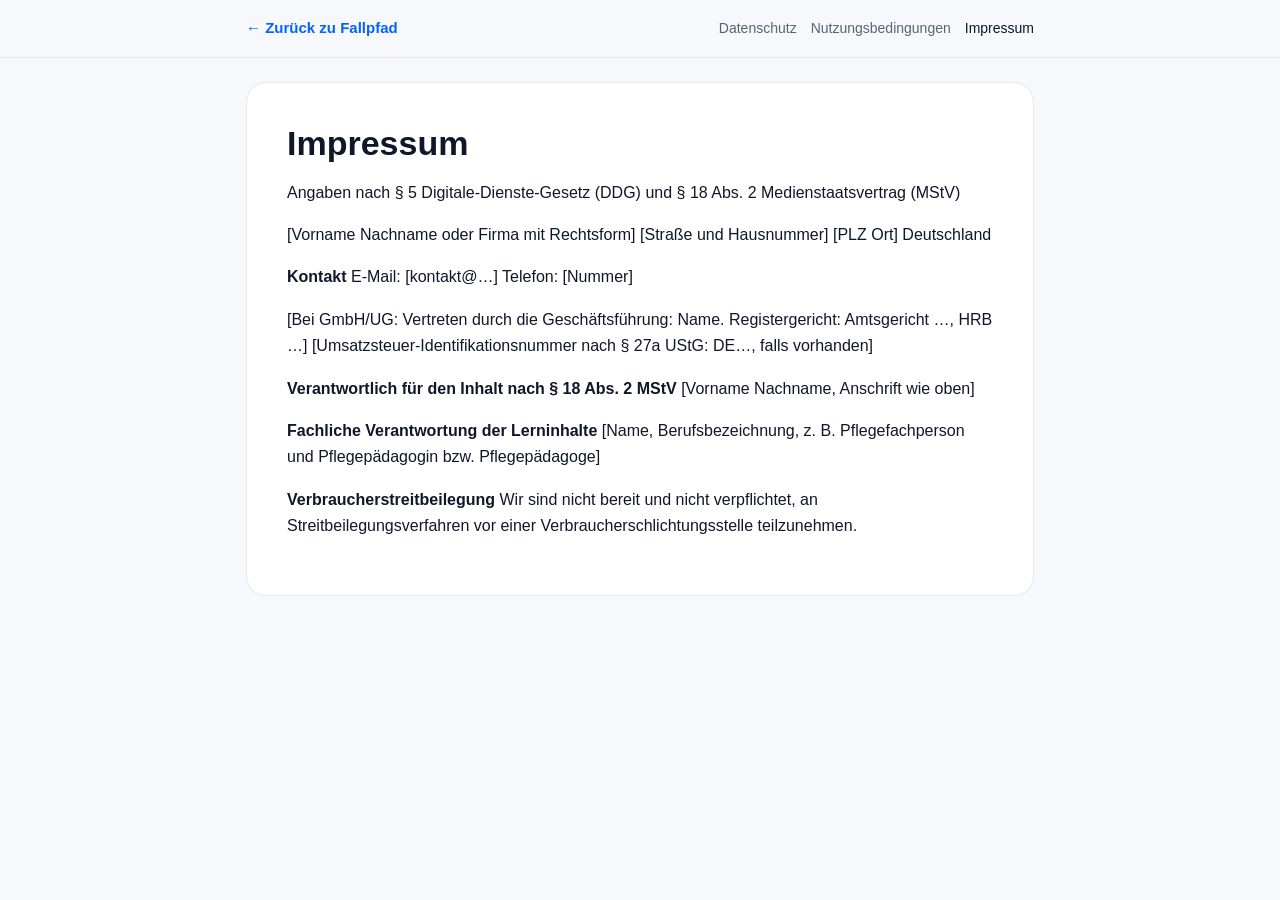
<file: impressum.html>
<!doctype html>
<html lang="de"><head><meta charset="utf-8"><meta name="viewport" content="width=device-width, initial-scale=1, viewport-fit=cover">
<title>Impressum · Fallpfad</title><link rel="icon" href="favicon.svg"><meta name="robots" content="index,follow">
<style>
:root{--bg:#f6f8fb;--card:#fff;--fg:#0f172a;--mu:#5b6475;--line:#e3e8ef;--ac:#0062FF}
@media (prefers-color-scheme:dark){:root{--bg:#0b1220;--card:#111a2b;--fg:#e8edf5;--mu:#9aa6b8;--line:#22304a;--ac:#5b9bff}}
*{box-sizing:border-box}html{-webkit-text-size-adjust:100%}
body{margin:0;background:var(--bg);color:var(--fg);font:16px/1.65 -apple-system,BlinkMacSystemFont,"Segoe UI",Roboto,Helvetica,Arial,sans-serif;padding:env(safe-area-inset-top,0) env(safe-area-inset-right,0) env(safe-area-inset-bottom,0) env(safe-area-inset-left,0)}
header{position:sticky;top:0;background:color-mix(in srgb,var(--bg) 88%,transparent);backdrop-filter:blur(12px);-webkit-backdrop-filter:blur(12px);border-bottom:1px solid var(--line);z-index:2;padding-top:env(safe-area-inset-top,0)}
header div{max-width:820px;margin:0 auto;padding:10px 16px;display:flex;align-items:center;gap:6px 12px;flex-wrap:wrap}
header a{color:var(--ac);text-decoration:none;font-weight:600;font-size:15px;display:inline-flex;align-items:center;gap:6px;padding:6px 0}
header nav{margin-left:auto;display:flex;gap:14px;flex-wrap:wrap}header nav a{color:var(--mu);font-weight:500;font-size:14px}header nav a[aria-current]{color:var(--fg)}
@media (max-width:600px){header nav{margin-left:0;width:100%;gap:16px;flex-wrap:nowrap;overflow-x:auto}header nav a{white-space:nowrap;padding:2px 0 6px}}
main{max-width:820px;margin:0 auto;padding:24px 16px 64px}
article{background:var(--card);border:1px solid var(--line);border-radius:20px;padding:clamp(20px,4vw,40px)}
h1{font-size:clamp(26px,5vw,34px);line-height:1.2;margin:0 0 12px}h2{font-size:21px;margin:34px 0 8px}h3{font-size:17px;margin:24px 0 6px}
p,li{overflow-wrap:anywhere}a{color:var(--ac)}
.tw{overflow-x:auto;margin:12px 0}table{border-collapse:collapse;width:100%;font-size:14px;min-width:560px}th,td{border:1px solid var(--line);padding:8px 10px;text-align:left;vertical-align:top}th{background:color-mix(in srgb,var(--ac) 7%,var(--card))}
code{font-size:.9em;background:color-mix(in srgb,var(--ac) 8%,transparent);padding:1px 5px;border-radius:5px}
</style></head><body>
<header><div><a href="index.html" onclick="if(history.length>1&&document.referrer){history.back();return false}">&#8592; Zurück zu Fallpfad</a>
<nav aria-label="Rechtliches"><a href="datenschutz.html">Datenschutz</a> <a href="nutzungsbedingungen.html">Nutzungsbedingungen</a> <a href="impressum.html" aria-current="page">Impressum</a></nav></div></header>
<main><article>
<h1>Impressum</h1>
<p>Angaben nach § 5 Digitale-Dienste-Gesetz (DDG) und § 18 Abs. 2 Medienstaatsvertrag (MStV)</p>
<p>[Vorname Nachname oder Firma mit Rechtsform]
[Straße und Hausnummer]
[PLZ Ort]
Deutschland</p>
<p><strong>Kontakt</strong>
E-Mail: [kontakt@…]
Telefon: [Nummer]</p>
<p>[Bei GmbH/UG: Vertreten durch die Geschäftsführung: Name. Registergericht: Amtsgericht …, HRB …]
[Umsatzsteuer-Identifikationsnummer nach § 27a UStG: DE…, falls vorhanden]</p>
<p><strong>Verantwortlich für den Inhalt nach § 18 Abs. 2 MStV</strong>
[Vorname Nachname, Anschrift wie oben]</p>
<p><strong>Fachliche Verantwortung der Lerninhalte</strong>
[Name, Berufsbezeichnung, z. B. Pflegefachperson und Pflegepädagogin bzw. Pflegepädagoge]</p>
<p><strong>Verbraucherstreitbeilegung</strong>
Wir sind nicht bereit und nicht verpflichtet, an Streitbeilegungsverfahren vor einer Verbraucherschlichtungsstelle teilzunehmen.</p>
</article></main></body></html>
</file>
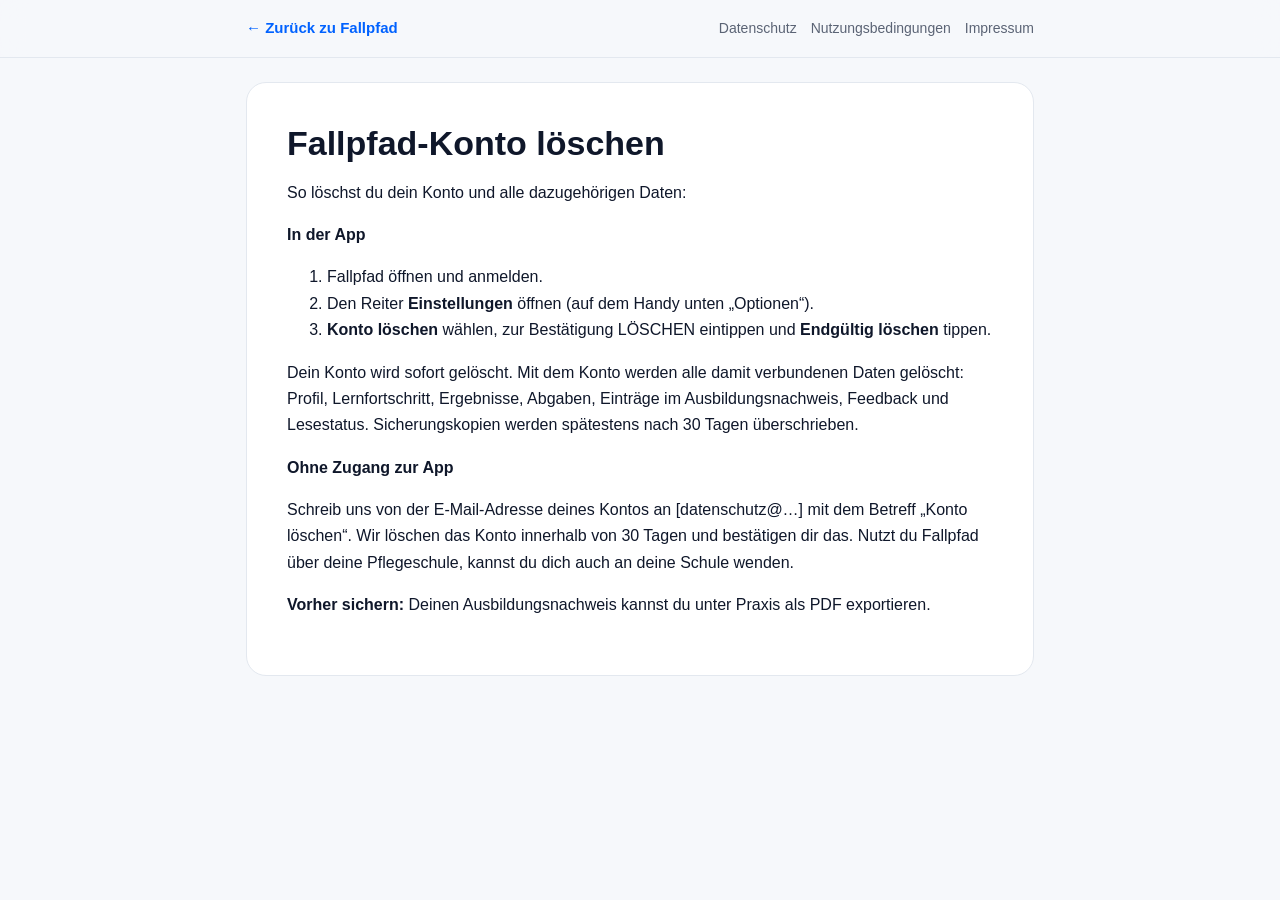
<file: konto-loeschen.html>
<!doctype html>
<html lang="de"><head><meta charset="utf-8"><meta name="viewport" content="width=device-width, initial-scale=1, viewport-fit=cover">
<title>Konto löschen · Fallpfad</title><link rel="icon" href="favicon.svg"><meta name="robots" content="index,follow">
<style>
:root{--bg:#f6f8fb;--card:#fff;--fg:#0f172a;--mu:#5b6475;--line:#e3e8ef;--ac:#0062FF}
@media (prefers-color-scheme:dark){:root{--bg:#0b1220;--card:#111a2b;--fg:#e8edf5;--mu:#9aa6b8;--line:#22304a;--ac:#5b9bff}}
*{box-sizing:border-box}html{-webkit-text-size-adjust:100%}
body{margin:0;background:var(--bg);color:var(--fg);font:16px/1.65 -apple-system,BlinkMacSystemFont,"Segoe UI",Roboto,Helvetica,Arial,sans-serif;padding:env(safe-area-inset-top,0) env(safe-area-inset-right,0) env(safe-area-inset-bottom,0) env(safe-area-inset-left,0)}
header{position:sticky;top:0;background:color-mix(in srgb,var(--bg) 88%,transparent);backdrop-filter:blur(12px);-webkit-backdrop-filter:blur(12px);border-bottom:1px solid var(--line);z-index:2;padding-top:env(safe-area-inset-top,0)}
header div{max-width:820px;margin:0 auto;padding:10px 16px;display:flex;align-items:center;gap:6px 12px;flex-wrap:wrap}
header a{color:var(--ac);text-decoration:none;font-weight:600;font-size:15px;display:inline-flex;align-items:center;gap:6px;padding:6px 0}
header nav{margin-left:auto;display:flex;gap:14px;flex-wrap:wrap}header nav a{color:var(--mu);font-weight:500;font-size:14px}header nav a[aria-current]{color:var(--fg)}
@media (max-width:600px){header nav{margin-left:0;width:100%;gap:16px;flex-wrap:nowrap;overflow-x:auto}header nav a{white-space:nowrap;padding:2px 0 6px}}
main{max-width:820px;margin:0 auto;padding:24px 16px 64px}
article{background:var(--card);border:1px solid var(--line);border-radius:20px;padding:clamp(20px,4vw,40px)}
h1{font-size:clamp(26px,5vw,34px);line-height:1.2;margin:0 0 12px}h2{font-size:21px;margin:34px 0 8px}h3{font-size:17px;margin:24px 0 6px}
p,li{overflow-wrap:anywhere}a{color:var(--ac)}
.tw{overflow-x:auto;margin:12px 0}table{border-collapse:collapse;width:100%;font-size:14px;min-width:560px}th,td{border:1px solid var(--line);padding:8px 10px;text-align:left;vertical-align:top}th{background:color-mix(in srgb,var(--ac) 7%,var(--card))}
code{font-size:.9em;background:color-mix(in srgb,var(--ac) 8%,transparent);padding:1px 5px;border-radius:5px}
</style></head><body>
<header><div><a href="index.html" onclick="if(history.length>1&&document.referrer){history.back();return false}">&#8592; Zurück zu Fallpfad</a>
<nav aria-label="Rechtliches"><a href="datenschutz.html">Datenschutz</a> <a href="nutzungsbedingungen.html">Nutzungsbedingungen</a> <a href="impressum.html">Impressum</a></nav></div></header>
<main><article>
<h1>Fallpfad-Konto löschen</h1>
<p>So löschst du dein Konto und alle dazugehörigen Daten:</p>
<p><strong>In der App</strong></p>
<ol>
<li>Fallpfad öffnen und anmelden.</li>
<li>Den Reiter <strong>Einstellungen</strong> öffnen (auf dem Handy unten „Optionen“).</li>
<li><strong>Konto löschen</strong> wählen, zur Bestätigung LÖSCHEN eintippen und <strong>Endgültig löschen</strong> tippen.</li>
</ol>
<p>Dein Konto wird sofort gelöscht. Mit dem Konto werden alle damit verbundenen Daten gelöscht: Profil, Lernfortschritt, Ergebnisse, Abgaben, Einträge im Ausbildungsnachweis, Feedback und Lesestatus. Sicherungskopien werden spätestens nach 30 Tagen überschrieben.</p>
<p><strong>Ohne Zugang zur App</strong></p>
<p>Schreib uns von der E-Mail-Adresse deines Kontos an [datenschutz@…] mit dem Betreff „Konto löschen“. Wir löschen das Konto innerhalb von 30 Tagen und bestätigen dir das. Nutzt du Fallpfad über deine Pflegeschule, kannst du dich auch an deine Schule wenden.</p>
<p><strong>Vorher sichern:</strong> Deinen Ausbildungsnachweis kannst du unter Praxis als PDF exportieren.</p>
</article></main></body></html>
</file>
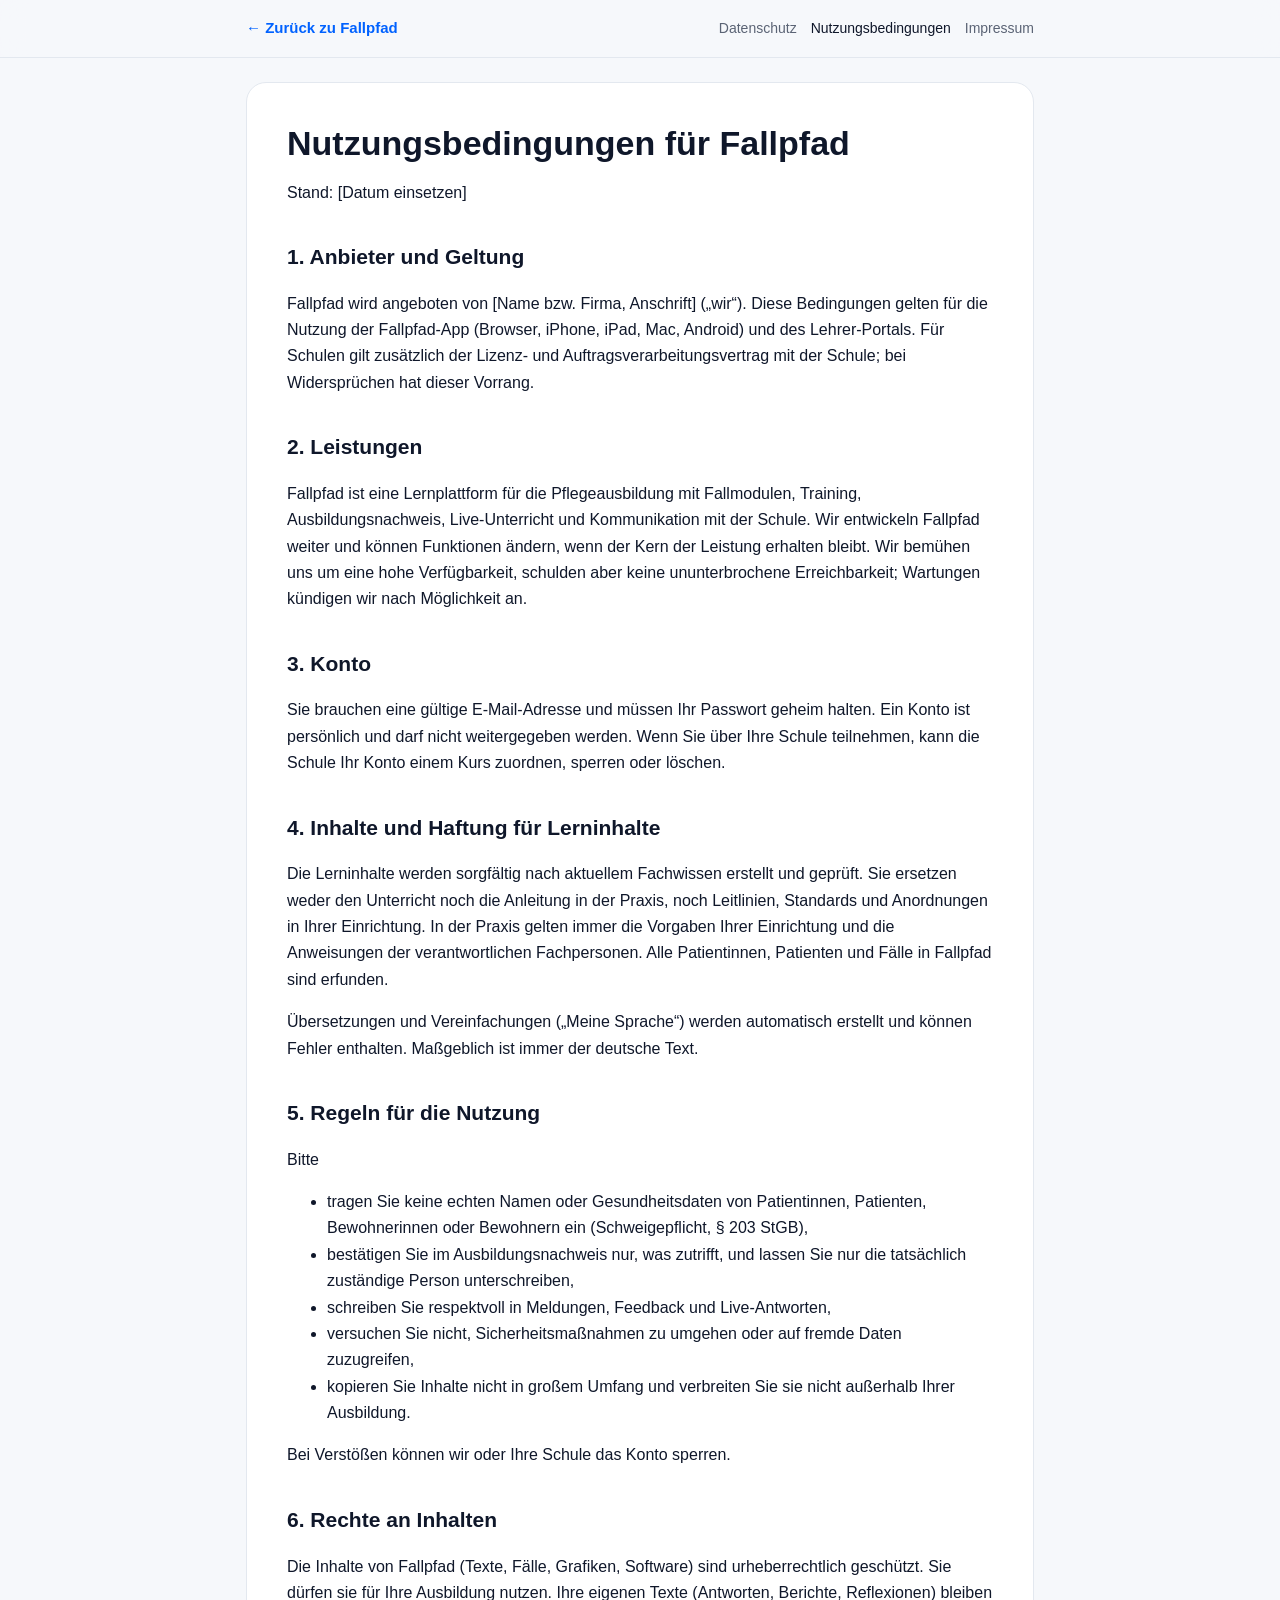
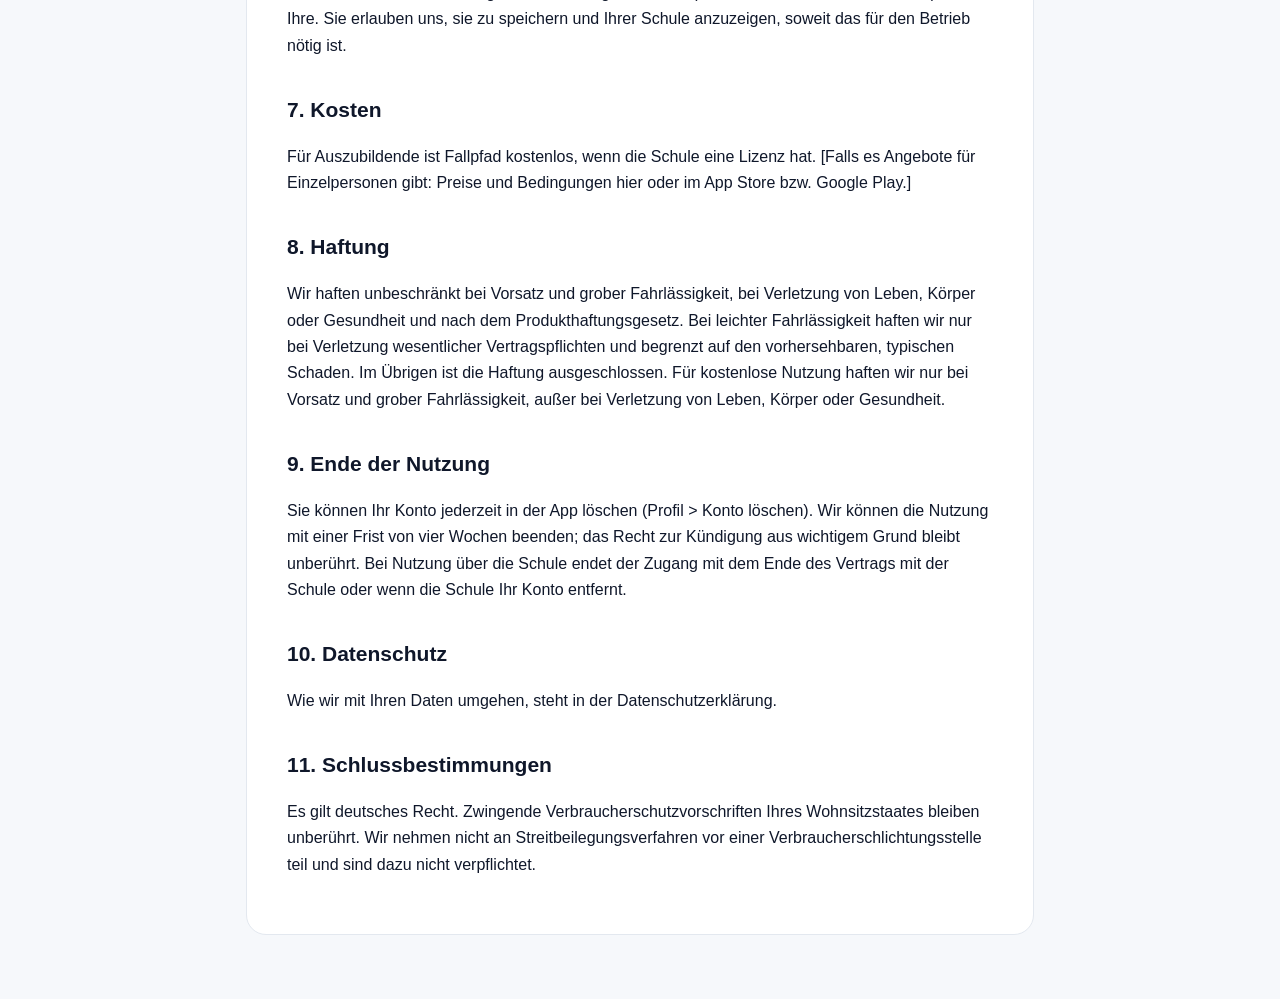
<file: nutzungsbedingungen.html>
<!doctype html>
<html lang="de"><head><meta charset="utf-8"><meta name="viewport" content="width=device-width, initial-scale=1, viewport-fit=cover">
<title>Nutzungsbedingungen · Fallpfad</title><link rel="icon" href="favicon.svg"><meta name="robots" content="index,follow">
<style>
:root{--bg:#f6f8fb;--card:#fff;--fg:#0f172a;--mu:#5b6475;--line:#e3e8ef;--ac:#0062FF}
@media (prefers-color-scheme:dark){:root{--bg:#0b1220;--card:#111a2b;--fg:#e8edf5;--mu:#9aa6b8;--line:#22304a;--ac:#5b9bff}}
*{box-sizing:border-box}html{-webkit-text-size-adjust:100%}
body{margin:0;background:var(--bg);color:var(--fg);font:16px/1.65 -apple-system,BlinkMacSystemFont,"Segoe UI",Roboto,Helvetica,Arial,sans-serif;padding:env(safe-area-inset-top,0) env(safe-area-inset-right,0) env(safe-area-inset-bottom,0) env(safe-area-inset-left,0)}
header{position:sticky;top:0;background:color-mix(in srgb,var(--bg) 88%,transparent);backdrop-filter:blur(12px);-webkit-backdrop-filter:blur(12px);border-bottom:1px solid var(--line);z-index:2;padding-top:env(safe-area-inset-top,0)}
header div{max-width:820px;margin:0 auto;padding:10px 16px;display:flex;align-items:center;gap:6px 12px;flex-wrap:wrap}
header a{color:var(--ac);text-decoration:none;font-weight:600;font-size:15px;display:inline-flex;align-items:center;gap:6px;padding:6px 0}
header nav{margin-left:auto;display:flex;gap:14px;flex-wrap:wrap}header nav a{color:var(--mu);font-weight:500;font-size:14px}header nav a[aria-current]{color:var(--fg)}
@media (max-width:600px){header nav{margin-left:0;width:100%;gap:16px;flex-wrap:nowrap;overflow-x:auto}header nav a{white-space:nowrap;padding:2px 0 6px}}
main{max-width:820px;margin:0 auto;padding:24px 16px 64px}
article{background:var(--card);border:1px solid var(--line);border-radius:20px;padding:clamp(20px,4vw,40px)}
h1{font-size:clamp(26px,5vw,34px);line-height:1.2;margin:0 0 12px}h2{font-size:21px;margin:34px 0 8px}h3{font-size:17px;margin:24px 0 6px}
p,li{overflow-wrap:anywhere}a{color:var(--ac)}
.tw{overflow-x:auto;margin:12px 0}table{border-collapse:collapse;width:100%;font-size:14px;min-width:560px}th,td{border:1px solid var(--line);padding:8px 10px;text-align:left;vertical-align:top}th{background:color-mix(in srgb,var(--ac) 7%,var(--card))}
code{font-size:.9em;background:color-mix(in srgb,var(--ac) 8%,transparent);padding:1px 5px;border-radius:5px}
</style></head><body>
<header><div><a href="index.html" onclick="if(history.length>1&&document.referrer){history.back();return false}">&#8592; Zurück zu Fallpfad</a>
<nav aria-label="Rechtliches"><a href="datenschutz.html">Datenschutz</a> <a href="nutzungsbedingungen.html" aria-current="page">Nutzungsbedingungen</a> <a href="impressum.html">Impressum</a></nav></div></header>
<main><article>
<h1>Nutzungsbedingungen für Fallpfad</h1>
<p>Stand: [Datum einsetzen]</p>
<h2>1. Anbieter und Geltung</h2>
<p>Fallpfad wird angeboten von [Name bzw. Firma, Anschrift] („wir“). Diese Bedingungen gelten für die Nutzung der Fallpfad-App (Browser, iPhone, iPad, Mac, Android) und des Lehrer-Portals. Für Schulen gilt zusätzlich der Lizenz- und Auftragsverarbeitungsvertrag mit der Schule; bei Widersprüchen hat dieser Vorrang.</p>
<h2>2. Leistungen</h2>
<p>Fallpfad ist eine Lernplattform für die Pflegeausbildung mit Fallmodulen, Training, Ausbildungsnachweis, Live-Unterricht und Kommunikation mit der Schule. Wir entwickeln Fallpfad weiter und können Funktionen ändern, wenn der Kern der Leistung erhalten bleibt. Wir bemühen uns um eine hohe Verfügbarkeit, schulden aber keine ununterbrochene Erreichbarkeit; Wartungen kündigen wir nach Möglichkeit an.</p>
<h2>3. Konto</h2>
<p>Sie brauchen eine gültige E-Mail-Adresse und müssen Ihr Passwort geheim halten. Ein Konto ist persönlich und darf nicht weitergegeben werden. Wenn Sie über Ihre Schule teilnehmen, kann die Schule Ihr Konto einem Kurs zuordnen, sperren oder löschen.</p>
<h2>4. Inhalte und Haftung für Lerninhalte</h2>
<p>Die Lerninhalte werden sorgfältig nach aktuellem Fachwissen erstellt und geprüft. Sie ersetzen weder den Unterricht noch die Anleitung in der Praxis, noch Leitlinien, Standards und Anordnungen in Ihrer Einrichtung. In der Praxis gelten immer die Vorgaben Ihrer Einrichtung und die Anweisungen der verantwortlichen Fachpersonen. Alle Patientinnen, Patienten und Fälle in Fallpfad sind erfunden.</p>
<p>Übersetzungen und Vereinfachungen („Meine Sprache“) werden automatisch erstellt und können Fehler enthalten. Maßgeblich ist immer der deutsche Text.</p>
<h2>5. Regeln für die Nutzung</h2>
<p>Bitte</p>
<ul>
<li>tragen Sie keine echten Namen oder Gesundheitsdaten von Patientinnen, Patienten, Bewohnerinnen oder Bewohnern ein (Schweigepflicht, § 203 StGB),</li>
<li>bestätigen Sie im Ausbildungsnachweis nur, was zutrifft, und lassen Sie nur die tatsächlich zuständige Person unterschreiben,</li>
<li>schreiben Sie respektvoll in Meldungen, Feedback und Live-Antworten,</li>
<li>versuchen Sie nicht, Sicherheitsmaßnahmen zu umgehen oder auf fremde Daten zuzugreifen,</li>
<li>kopieren Sie Inhalte nicht in großem Umfang und verbreiten Sie sie nicht außerhalb Ihrer Ausbildung.</li>
</ul>
<p>Bei Verstößen können wir oder Ihre Schule das Konto sperren.</p>
<h2>6. Rechte an Inhalten</h2>
<p>Die Inhalte von Fallpfad (Texte, Fälle, Grafiken, Software) sind urheberrechtlich geschützt. Sie dürfen sie für Ihre Ausbildung nutzen. Ihre eigenen Texte (Antworten, Berichte, Reflexionen) bleiben Ihre. Sie erlauben uns, sie zu speichern und Ihrer Schule anzuzeigen, soweit das für den Betrieb nötig ist.</p>
<h2>7. Kosten</h2>
<p>Für Auszubildende ist Fallpfad kostenlos, wenn die Schule eine Lizenz hat. [Falls es Angebote für Einzelpersonen gibt: Preise und Bedingungen hier oder im App Store bzw. Google Play.]</p>
<h2>8. Haftung</h2>
<p>Wir haften unbeschränkt bei Vorsatz und grober Fahrlässigkeit, bei Verletzung von Leben, Körper oder Gesundheit und nach dem Produkthaftungsgesetz. Bei leichter Fahrlässigkeit haften wir nur bei Verletzung wesentlicher Vertragspflichten und begrenzt auf den vorhersehbaren, typischen Schaden. Im Übrigen ist die Haftung ausgeschlossen. Für kostenlose Nutzung haften wir nur bei Vorsatz und grober Fahrlässigkeit, außer bei Verletzung von Leben, Körper oder Gesundheit.</p>
<h2>9. Ende der Nutzung</h2>
<p>Sie können Ihr Konto jederzeit in der App löschen (Profil &gt; Konto löschen). Wir können die Nutzung mit einer Frist von vier Wochen beenden; das Recht zur Kündigung aus wichtigem Grund bleibt unberührt. Bei Nutzung über die Schule endet der Zugang mit dem Ende des Vertrags mit der Schule oder wenn die Schule Ihr Konto entfernt.</p>
<h2>10. Datenschutz</h2>
<p>Wie wir mit Ihren Daten umgehen, steht in der Datenschutzerklärung.</p>
<h2>11. Schlussbestimmungen</h2>
<p>Es gilt deutsches Recht. Zwingende Verbraucherschutzvorschriften Ihres Wohnsitzstaates bleiben unberührt. Wir nehmen nicht an Streitbeilegungsverfahren vor einer Verbraucherschlichtungsstelle teil und sind dazu nicht verpflichtet.</p>
</article></main></body></html>
</file>
<file: css/01-basis.css>
body{margin:0}/* Layout: Seitenleiste ab 960px, darunter schwebende Tab-Bar; Inhalt in einer Lesespalte. Neutral, ein Akzent, keine Leuchteffekte. */
:root{
  --bg:#f7f9fc; --surface:#ffffff; --surface2:#f0f4fa; --fg:#0f172a; --muted:#5b6b82; --line:rgba(190,204,228,.65);
  --accent:#0062FF; --accent-soft:#edf3ff; --btn:#0062FF; --on-accent:#ffffff; --sage:#475569; --sage-soft:#f1f5f9;
  --bad:#EF4444; --bad-soft:#fef2f2; --warn:#F59E0B; --warn-soft:#fffaeb; --ok:#10B981; --ok-soft:#ecfdf5;
  --ok-ink:#047857; --warn-ink:#a15c07; --bad-ink:#c81e1e; --tint:#f5f8ff; --crit-tint:#fff6f6;
  --glass:rgba(255,255,255,.72); --fig-line:#cbd5e1; --mark:#0f172a; --on-mark:#ffffff;
  --shadow:0 1px 2px rgba(15,23,42,.04); --shadow-lg:0 12px 32px -12px rgba(15,23,42,.18);
  --font:-apple-system,BlinkMacSystemFont,"SF Pro Text","SF Pro Display","Inter","Segoe UI",Roboto,"Helvetica Neue",Arial,sans-serif;
  --ease:cubic-bezier(.22,1,.36,1);
}
@media (prefers-color-scheme:dark){:root:not([data-theme="light"]){
  --bg:#05070b; --surface:#0e1219; --surface2:#171c26; --fg:#f2f4f8; --muted:#9aa6b8; --line:rgba(58,70,92,.7);
  --accent:#3B82F6; --accent-soft:#0e1a33; --btn:#0062FF; --on-accent:#ffffff; --sage:#a1a1aa; --sage-soft:#161b24;
  --bad:#EF4444; --bad-soft:#2a1215; --warn:#F59E0B; --warn-soft:#261b07; --ok:#10B981; --ok-soft:#062219;
  --ok-ink:#34d399; --warn-ink:#fbbf24; --bad-ink:#f87171; --tint:#0d1525; --crit-tint:#1e0e10;
  --glass:rgba(17,17,19,.72); --fig-line:#3f3f46; --mark:#f4f4f5; --on-mark:#000000;
  --shadow:0 1px 2px rgba(0,0,0,.5); --shadow-lg:0 16px 40px -12px rgba(0,0,0,.8); color-scheme:dark}}
:root[data-theme="dark"]{
  --bg:#05070b; --surface:#0e1219; --surface2:#171c26; --fg:#f2f4f8; --muted:#9aa6b8; --line:rgba(58,70,92,.7);
  --accent:#3B82F6; --accent-soft:#0e1a33; --btn:#0062FF; --on-accent:#ffffff; --sage:#a1a1aa; --sage-soft:#161b24;
  --bad:#EF4444; --bad-soft:#2a1215; --warn:#F59E0B; --warn-soft:#261b07; --ok:#10B981; --ok-soft:#062219;
  --ok-ink:#34d399; --warn-ink:#fbbf24; --bad-ink:#f87171; --tint:#0d1525; --crit-tint:#1e0e10;
  --glass:rgba(17,17,19,.72); --fig-line:#3f3f46; --mark:#f4f4f5; --on-mark:#000000;
  --shadow:0 1px 2px rgba(0,0,0,.5); --shadow-lg:0 16px 40px -12px rgba(0,0,0,.8); color-scheme:dark}
*{box-sizing:border-box;-webkit-tap-highlight-color:transparent}
html{scroll-behavior:auto}
body{margin:0;background:var(--bg);color:var(--fg);font:400 16.5px/1.6 var(--font);-webkit-font-smoothing:antialiased;text-rendering:optimizeLegibility;transition:background .35s var(--ease),color .35s var(--ease)}
button,select,textarea,input{font:inherit;color:inherit}
button{cursor:pointer}
h1,h2,h3,h4{margin:0;line-height:1.2;letter-spacing:-.022em;text-wrap:balance;font-weight:600;overflow-wrap:break-word;hyphens:auto}
p{margin:0 0 .9em}
:focus-visible{outline:3px solid var(--accent);outline-offset:2px;border-radius:8px}
.sr{position:absolute;width:1px;height:1px;overflow:hidden;clip:rect(0 0 0 0)}
body::before{content:"";position:fixed;inset:0 0 auto;height:env(safe-area-inset-top,0px);z-index:60;background:var(--glass);-webkit-backdrop-filter:blur(20px);backdrop-filter:blur(20px)}

/* Gerüst */
.shell{min-height:100vh;display:block}
.side{display:none}
.main{padding-inline:max(16px,env(safe-area-inset-left,0px)) max(16px,env(safe-area-inset-right,0px));padding-bottom:120px}
.wrap{max-width:840px;margin:0 auto}
.topbar{position:sticky;top:env(safe-area-inset-top,0px);z-index:50;margin-inline:calc(-1*max(16px,env(safe-area-inset-left,0px))) calc(-1*max(16px,env(safe-area-inset-right,0px)));padding:10px max(16px,env(safe-area-inset-right,0px)) 10px max(16px,env(safe-area-inset-left,0px));background:var(--glass);-webkit-backdrop-filter:saturate(180%) blur(24px);backdrop-filter:saturate(180%) blur(24px);border-bottom:1px solid var(--line);display:flex;align-items:center;gap:12px}
.topbar .t{flex:1;min-width:0;font-weight:650;font-size:15px;white-space:nowrap;overflow:hidden;text-overflow:ellipsis;letter-spacing:-.01em}
.topbar .t small{display:block;font-weight:500;color:var(--muted);font-size:12.5px;overflow:hidden;text-overflow:ellipsis}
.iconbtn{width:40px;height:40px;border-radius:12px;border:1px solid var(--line);background:var(--surface);display:grid;place-items:center;color:var(--fg);transition:transform .2s var(--ease),background .2s}
.iconbtn:active{transform:scale(.94)}
.iconbtn svg{width:20px;height:20px}
.switch{position:relative;width:62px;height:34px;border-radius:99px;border:1px solid var(--line);background:var(--surface2);padding:0;flex-shrink:0;transition:background .3s}
.switch i{position:absolute;top:3px;left:3px;width:26px;height:26px;border-radius:50%;background:var(--surface);box-shadow:0 1px 3px rgba(0,0,0,.3);display:grid;place-items:center;transition:transform .45s var(--ease),background .3s;color:var(--accent)}
.switch[aria-checked="true"] i{transform:translateX(28px)}
.switch svg{width:15px;height:15px}

/* Tab-Bar */
.tabbar{position:fixed;z-index:55;left:50%;transform:translateX(-50%);bottom:calc(14px + env(safe-area-inset-bottom,0px));display:flex;gap:2px;padding:6px;border-radius:26px;background:var(--glass);-webkit-backdrop-filter:saturate(180%) blur(28px);backdrop-filter:saturate(180%) blur(28px);border:1px solid var(--line);box-shadow:var(--shadow-lg);max-width:calc(100vw - 24px)}
.tab{display:flex;flex-direction:column;align-items:center;gap:2px;min-width:64px;padding:8px 10px 6px;border:0;border-radius:20px;background:none;color:var(--muted);font-size:11px;font-weight:600;letter-spacing:.01em;transition:color .25s,background .25s}
.tab svg{width:24px;height:24px;transition:transform .35s var(--ease)}
.tab[aria-current="page"],.tab[aria-pressed="true"]{color:var(--fg);background:var(--surface2)}.side .tab[aria-current="page"]{color:var(--fg)}
.tab[aria-current="page"] svg{transform:translateY(-1px) scale(1.06)}
@media (min-width:960px){
  .side{display:flex;flex-direction:column;gap:6px;position:fixed;inset:0 auto 0 0;width:264px;padding:calc(28px + env(safe-area-inset-top,0px)) 16px 24px max(16px,env(safe-area-inset-left,0px));background:var(--surface);border-right:1px solid var(--line);z-index:40}
  .side .brand{display:flex;align-items:center;gap:12px;padding:4px 10px 22px}
  .side .brand b{display:block;font-size:17px;letter-spacing:-.02em;line-height:1.15}
  .side .brand span{font-size:12.5px;color:var(--muted)}
  .side .tab{flex-direction:row;gap:12px;font-size:15.5px;padding:11px 14px;min-width:0;border-radius:14px;text-align:left}
  .side .foot{margin-top:auto;font-size:12.5px;color:var(--muted);padding:0 10px;line-height:1.45}
  .tabbar{display:none}
  .main{margin-left:264px;padding-bottom:64px}
}
.logo{width:40px;height:40px;border-radius:12px;background:var(--mark);display:grid;place-items:center;color:var(--on-mark);flex-shrink:0}
.logo svg{width:22px;height:22px}

/* Bausteine */
.card{background:var(--surface);border:1px solid var(--line);border-radius:22px;box-shadow:var(--shadow);padding:clamp(20px,4vw,32px);min-width:0;overflow-wrap:break-word;hyphens:auto}
.card+.card,.stack>*+*{margin-top:16px}
.eyebrow{font-size:12px;font-weight:600;letter-spacing:.07em;text-transform:uppercase;color:var(--muted);overflow-wrap:break-word}
.muted{color:var(--muted)}
.btn{display:inline-flex;align-items:center;justify-content:center;gap:8px;min-height:46px;max-width:100%;padding:11px 20px;border-radius:14px;border:0;background:var(--btn);color:var(--on-accent);font-weight:600;font-size:15.5px;line-height:1.25;letter-spacing:-.01em;text-align:center;white-space:normal;transition:transform .2s var(--ease),background .2s,opacity .2s}
.btn:hover{background:color-mix(in srgb,var(--btn) 88%,#000)}.btn:active{transform:scale(.97)}
.btn[disabled]{opacity:.38;cursor:not-allowed;box-shadow:none}
.btn.ghost{background:var(--surface2);color:var(--fg)}.btn.ghost:hover{background:color-mix(in srgb,var(--surface2) 90%,var(--fg))}
.btn.sm{min-height:38px;padding:8px 14px;font-size:14.5px;border-radius:12px}
.btn svg{width:18px;height:18px;flex-shrink:0}
.chip{display:inline-flex;align-items:center;gap:6px;padding:4px 11px;border-radius:99px;background:var(--surface2);color:var(--muted);font-size:12.5px;font-weight:550;max-width:100%;white-space:normal;line-height:1.35}
.chip.blue{background:var(--accent-soft);color:var(--accent)}.chip.sage{background:var(--sage-soft);color:var(--sage)}
.row{display:flex;gap:12px;align-items:center;flex-wrap:wrap}
.bar{height:8px;border-radius:99px;background:var(--surface2);overflow:hidden}
.bar>i{display:block;height:100%;border-radius:99px;background:var(--accent);transition:width .8s var(--ease)}
.page-in{animation:pin .55s var(--ease) both}
@keyframes pin{from{opacity:0;transform:translateY(14px)}to{opacity:1;transform:none}}
@keyframes pop{0%{transform:scale(.6);opacity:0}60%{transform:scale(1.12)}100%{transform:scale(1);opacity:1}}
@keyframes fadeUp{from{opacity:0;transform:translateY(8px)}to{opacity:1;transform:none}}
@keyframes shake{20%,60%{transform:translateX(-5px)}40%,80%{transform:translateX(5px)}}
@keyframes beat{0%,100%{transform:scale(1)}15%{transform:scale(1.35)}30%{transform:scale(1)}}
@keyframes flash{from{background:var(--accent-soft)}to{background:transparent}}

/* Onboarding */
.onb{min-height:calc(100vh - 80px);display:flex;flex-direction:column;justify-content:center;gap:28px;padding-block:32px}
.onb h1{font-size:clamp(32px,6.5vw,52px);letter-spacing:-.035em;font-weight:650}
.onb h1 em{font-style:normal;color:var(--muted)}
.onb .lead{font-size:clamp(17px,2.6vw,21px);color:var(--muted);max-width:34em}
.field{display:flex;flex-direction:column;gap:8px}
.field label{font-weight:650;font-size:14px}
.input{height:52px;border-radius:16px;border:1px solid var(--line);background:var(--surface);padding:0 16px;font-size:17px;max-width:420px}
.input:focus{outline:3px solid var(--accent-soft);border-color:var(--accent)}
.years{display:grid;grid-template-columns:repeat(auto-fit,minmax(220px,1fr));gap:14px}
.yearcard{text-align:left;border:1px solid var(--line);background:var(--surface);border-radius:20px;padding:24px;min-width:0;display:flex;flex-direction:column;gap:6px;transition:transform .35s var(--ease),border-color .2s,box-shadow .35s;box-shadow:var(--shadow)}
.yearcard:hover{border-color:color-mix(in srgb,var(--fg) 25%,var(--line))}
.yearcard[aria-pressed="true"]{border-color:var(--accent);box-shadow:inset 0 0 0 1px var(--accent)}
.yearcard .n{font-size:40px;font-weight:600;letter-spacing:-.04em;color:var(--fg);line-height:1}
.yearcard b{font-size:18px}.yearcard span{color:var(--muted);font-size:14.5px}

/* Home */
.hello{padding-top:28px}
.hello h1{font-size:clamp(28px,5.5vw,40px);letter-spacing:-.032em;font-weight:650}
.hello p{color:var(--muted);margin-top:6px;font-size:17.5px}
.resume{display:grid;gap:22px;grid-template-columns:1fr;overflow:hidden;position:relative}.resume>*{min-width:0}
.resume .fig{border-radius:18px;overflow:hidden;background:var(--surface);border:1px solid var(--line)}
.resume .fig svg{display:block;width:100%;height:auto}
@media (min-width:720px){.resume{grid-template-columns:1.1fr 1fr;align-items:center}}
.resume h2{font-size:clamp(22px,3.4vw,28px);margin:6px 0 10px}
.sec{display:flex;align-items:baseline;justify-content:space-between;margin:34px 0 12px}
.sec h2{font-size:22px;letter-spacing:-.025em}
.grid{display:grid;grid-template-columns:repeat(auto-fill,minmax(min(100%,300px),1fr));gap:14px}
.mod{display:flex;flex-direction:column;gap:12px;text-align:left;background:var(--surface);border:1px solid var(--line);border-radius:20px;padding:24px;box-shadow:var(--shadow);transition:border-color .25s,transform .4s var(--ease);min-width:0;overflow:hidden;overflow-wrap:break-word;hyphens:auto}
.mod:hover{border-color:color-mix(in srgb,var(--fg) 22%,var(--line))}.mod:active{transform:scale(.99)}
.mod h3{font-size:17.5px;letter-spacing:-.02em;line-height:1.28;display:-webkit-box;-webkit-line-clamp:3;-webkit-box-orient:vertical;overflow:hidden}
.mod .sub{color:var(--muted);font-size:14.5px;line-height:1.45}
.mod .meta{display:flex;gap:6px;flex-wrap:wrap}
.cast{display:flex}.cast svg{width:34px;height:34px;border-radius:50%;margin-left:-8px;border:2px solid var(--surface);background:var(--surface2)}.cast svg:first-child{margin-left:0}
.ring{position:relative;width:46px;height:46px;flex-shrink:0}
.ring svg{width:100%;height:100%;transform:rotate(-90deg)}
.ring circle{fill:none;stroke-width:5;stroke-linecap:round}
.ring .bg{stroke:var(--surface2)}.ring .fg{stroke:var(--accent);transition:stroke-dashoffset .9s var(--ease)}
.ring b{position:absolute;inset:0;display:grid;place-items:center;font-size:12px;font-variant-numeric:tabular-nums}
.ring.big{width:132px;height:132px}.ring.big circle{stroke-width:9}.ring.big b{font-size:30px;letter-spacing:-.03em}
.teaser{display:flex;gap:12px;overflow-x:auto;scroll-snap-type:x proximity;padding:4px 2px 14px;margin-inline:-2px}
.tz{flex:0 0 min(80%,280px);scroll-snap-align:start;text-align:left;border-radius:20px;padding:20px;border:1px solid var(--line);background:var(--surface);display:flex;flex-direction:column;gap:10px;min-height:156px;min-width:0;overflow:hidden;overflow-wrap:break-word;hyphens:auto}.tz .cast svg{width:30px;height:30px}

.tz b{font-size:16px;line-height:1.3;letter-spacing:-.01em;font-weight:600}.tz span{font-size:13px;color:var(--muted)}

/* Lernstrecke */
.seg{display:flex;gap:4px;margin:14px 0 0}
.seg i{flex:1;height:5px;border-radius:9px;background:var(--surface2);transition:background .4s}
.seg i.on{background:var(--accent)}.seg i.cur{background:var(--accent);box-shadow:0 0 0 3px var(--accent-soft)}
.lh{padding:22px 0 8px}
.lh h1{font-size:clamp(25px,4.6vw,34px);letter-spacing:-.03em;font-weight:650}
.lh .goal{color:var(--muted);margin-top:8px;font-size:17px}
.block{margin-top:16px}
.klabel{display:inline-flex;align-items:center;gap:6px;font-size:12px;font-weight:600;letter-spacing:.07em;text-transform:uppercase;color:var(--muted);margin-bottom:8px}.klabel svg{width:15px;height:15px}
.klabel.deep{color:var(--accent)}
.prose{max-width:68ch}
.prose h4{font-size:17px;margin:1.2em 0 .4em}
.prose ul,.prose ol{padding-left:1.25em;margin:0 0 1em}.prose li{margin:.3em 0}
.prose .src{font-size:13px;color:var(--muted);line-height:1.5}
.prose table{border-collapse:collapse;width:100%;font-size:14.5px;display:block;overflow-x:auto}
.prose th,.prose td{border-bottom:1px solid var(--line);padding:8px 10px;text-align:left}
.prose figure,.card figure{margin:0 0 16px}
.prose svg.illu,figure svg.illu{display:block;width:100%;height:auto;border-radius:16px}
figcaption{font-size:13.5px;color:var(--muted);margin-top:8px}
.scene{display:flex;gap:14px;align-items:flex-start}
.scene .av{flex:0 0 56px}.scene .av svg{width:56px;height:56px;border-radius:50%}
.scene .bubble{background:var(--surface2);border-radius:18px 18px 18px 6px;padding:14px 18px;min-width:0;overflow-wrap:break-word;hyphens:auto}
.scene .who{font-size:12.5px;font-weight:700;color:var(--muted);margin-bottom:2px}
.merke{background:var(--surface);border:1px solid var(--line);border-left:3px solid var(--accent);border-radius:16px;padding:18px 22px;min-width:0;overflow-wrap:break-word}
.merke h3{font-size:12px;letter-spacing:.07em;text-transform:uppercase;color:var(--accent);margin-bottom:6px}
.challenge{background:var(--warn-soft);border-radius:16px;padding:18px 22px;min-width:0;overflow-wrap:break-word}
.challenge h3{font-size:16px;color:var(--warn-ink);margin-bottom:6px}
.casegrid{display:grid;grid-template-columns:repeat(auto-fit,minmax(170px,1fr));gap:10px;margin:14px 0}
.casegrid div{background:var(--surface2);border-radius:14px;padding:10px 14px;min-width:0;overflow-wrap:break-word;hyphens:auto}.casegrid dt{font-size:12px;color:var(--muted);font-weight:650}.casegrid dd{margin:2px 0 0;font-weight:600}
.nav{display:flex;gap:12px;justify-content:space-between;align-items:center;margin-top:28px;flex-wrap:wrap}
.skip{background:none;border:0;color:var(--muted);font-size:14px;text-decoration:underline;padding:8px}

/* Aufgaben */
.q{font-weight:600;font-size:18px;overflow-wrap:break-word;hyphens:auto;letter-spacing:-.015em;margin:2px 0 14px;line-height:1.35}
.tag{font-size:12px;font-weight:600;letter-spacing:.07em;text-transform:uppercase;color:var(--muted);display:flex;flex-wrap:wrap;justify-content:space-between;gap:4px 12px;margin-bottom:8px}
.opts{display:flex;flex-direction:column;gap:10px}
.opt{display:flex;gap:12px;align-items:flex-start;text-align:left;width:100%;min-width:0;overflow-wrap:break-word;hyphens:auto;border:1px solid var(--line);background:var(--surface);border-radius:16px;padding:13px 16px;transition:border-color .2s,background .2s,transform .2s var(--ease)}
.opt:hover:not([disabled]){border-color:color-mix(in srgb,var(--accent) 50%,var(--line))}
.opt:active:not([disabled]){transform:scale(.99)}
.opt .dot{flex:0 0 22px;height:22px;border-radius:50%;border:2px solid var(--line);margin-top:1px;display:grid;place-items:center;transition:all .2s}
.opt.multi .dot{border-radius:7px}
.opt[aria-pressed="true"]{border-color:var(--accent);background:var(--accent-soft)}
.opt[aria-pressed="true"] .dot{border-color:var(--accent);background:var(--accent)}
.opt.ok{border-color:var(--ok);background:var(--ok-soft)}.opt.bad{border-color:var(--bad);background:var(--bad-soft);animation:shake .4s}
.opt.ok .dot{background:var(--ok);border-color:var(--ok)}.opt.bad .dot{background:var(--bad);border-color:var(--bad)}
.opt .dot svg{width:12px;height:12px;color:#fff;opacity:0}.opt[aria-pressed="true"] .dot svg,.opt.ok .dot svg,.opt.bad .dot svg{opacity:1}
.opt[disabled]{cursor:default}
.fb{margin-top:6px;font-size:14.5px;color:var(--muted);line-height:1.5;animation:fadeUp .4s var(--ease)}
.result{display:flex;gap:14px;align-items:flex-start;margin-top:16px;padding:14px 16px;border-radius:16px;animation:fadeUp .45s var(--ease);overflow-wrap:break-word}
.result.ok{background:var(--ok-soft)}.result.part{background:var(--warn-soft)}.result.bad{background:var(--bad-soft)}
.result .badge{flex:0 0 34px;height:34px;border-radius:50%;display:grid;place-items:center;color:#fff;font-weight:800;animation:pop .6s var(--ease)}
.result.ok .badge{background:var(--ok)}.result.part .badge{background:var(--warn)}.result.bad .badge{background:var(--bad)}
.result b{display:block}
.result .pts{font-variant-numeric:tabular-nums;font-weight:700}
.sel{height:44px;border-radius:12px;border:1px solid var(--line);background:var(--surface);padding:0 10px;max-width:100%;min-width:0;font-size:15px;text-overflow:ellipsis}
.sel.ok{border-color:var(--ok);background:var(--ok-soft)}.sel.bad{border-color:var(--bad);background:var(--bad-soft)}
.mrow{display:flex;gap:12px;align-items:center;justify-content:space-between;padding:12px 0;border-top:1px solid var(--line);flex-wrap:wrap}
.mrow:first-of-type{border-top:0}.mrow>span{flex:1 1 260px;min-width:0;overflow-wrap:break-word;hyphens:auto}.mrow .sel{flex:0 1 auto;width:auto}@media (max-width:600px){.mrow .sel{width:100%;flex-basis:100%}}
.olist{list-style:none;margin:0;padding:0;display:flex;flex-direction:column;gap:8px}
.oitem{display:flex;gap:10px;align-items:center;min-width:0;overflow-wrap:break-word;hyphens:auto;border:1px solid var(--line);background:var(--surface);border-radius:16px;padding:10px 10px 10px 14px;transition:transform .3s var(--ease),border-color .2s}
.oitem.drag{opacity:.4}.oitem.ok{border-color:var(--ok);background:var(--ok-soft)}.oitem.bad{border-color:var(--bad);background:var(--bad-soft)}
.oitem .no{flex:0 0 26px;height:26px;border-radius:50%;background:var(--surface2);display:grid;place-items:center;font-size:13px;font-weight:700}
.oitem .tx{flex:1;min-width:0}
.oitem .mv{display:flex;flex-direction:column;gap:2px}
.oitem .mv button{width:32px;height:22px;border:0;border-radius:7px;background:var(--surface2);display:grid;place-items:center;color:var(--fg)}.oitem .mv svg{width:14px;height:14px}
.prio-end{display:flex;justify-content:space-between;font-size:12.5px;font-weight:650;color:var(--muted);margin:0 4px 8px}
.cloze{line-height:2.4;font-size:17px}
.cloze .sel{height:38px;margin:2px 3px;font-weight:550;max-width:100%}
.tnode{border-left:3px solid var(--accent);padding-left:16px;margin:0 0 18px;animation:fadeUp .45s var(--ease)}
.tnode h4{font-size:12.5px;letter-spacing:.06em;text-transform:uppercase;color:var(--accent);margin-bottom:6px}
.flip{perspective:1000px;min-height:150px;border:0;background:none;padding:0;text-align:center;font-size:16px}
.flip>div{position:relative;width:100%;height:100%;min-height:150px;transition:transform .7s var(--ease);transform-style:preserve-3d}
.flip.on>div{transform:rotateY(180deg)}
.flip .f,.flip .b{position:absolute;inset:0;backface-visibility:hidden;-webkit-backface-visibility:hidden;border-radius:20px;padding:16px;display:flex;align-items:center;justify-content:center;border:1px solid var(--line);overflow:auto}
.flip .f{background:var(--surface);font-weight:600;font-size:17px;overflow-wrap:break-word;hyphens:auto}.flip .b{background:var(--surface2);overflow-wrap:break-word;hyphens:auto;transform:rotateY(180deg);font-size:14.5px;line-height:1.5;text-align:left}
.cards{display:grid;grid-template-columns:repeat(auto-fill,minmax(210px,1fr));gap:12px}
.cards .flip{min-height:190px}.cards .flip>div{min-height:190px}
textarea.input{height:auto;min-height:130px;padding:14px 16px;width:100%;max-width:none;resize:vertical;line-height:1.5}
.model{margin-top:14px;background:var(--surface2);overflow-wrap:break-word;border-radius:18px;padding:16px 18px;animation:fadeUp .45s var(--ease)}
.model h4{font-size:12px;letter-spacing:.07em;text-transform:uppercase;color:var(--muted);margin-bottom:6px}
.qprog{display:flex;gap:6px;margin-bottom:14px}.qprog i{flex:1;height:4px;border-radius:9px;background:var(--surface2)}.qprog i.on{background:var(--accent)}.qprog i.ok{background:var(--ok)}.qprog i.bad{background:var(--bad)}
.sumring{display:flex;gap:20px;align-items:center;flex-wrap:wrap}

/* Glossar */
.gl{text-decoration:underline dotted;text-decoration-color:var(--accent);text-decoration-thickness:2px;text-underline-offset:4px;cursor:help;border-radius:4px}
.gl:hover,.gl:focus-visible{background:var(--accent-soft)}
.pop{position:fixed;z-index:90;width:min(340px,calc(100vw - 24px));background:var(--surface);border:1px solid var(--line);border-radius:20px;padding:16px 18px;box-shadow:var(--shadow-lg);animation:pop .3s var(--ease) both;transform-origin:top left}
.pop h4{font-size:16px;margin-bottom:4px}.pop p{font-size:14.5px;line-height:1.5;margin:0 0 8px}.pop small{color:var(--muted);font-size:12.5px;line-height:1.4;display:block}

/* Drawer / Sheets */
.scrim{position:fixed;inset:0;z-index:70;background:rgba(0,0,0,.42);-webkit-backdrop-filter:blur(3px);backdrop-filter:blur(3px);animation:fadeIn .3s both}
@keyframes fadeIn{from{opacity:0}to{opacity:1}}
.drawer{position:fixed;z-index:75;right:0;top:0;bottom:0;width:min(440px,100vw);background:var(--bg);border-left:1px solid var(--line);box-shadow:var(--shadow-lg);overflow-y:auto;padding:calc(18px + env(safe-area-inset-top,0px)) max(16px,env(safe-area-inset-right,0px)) calc(32px + env(safe-area-inset-bottom,0px)) 16px;animation:slideIn .5s var(--ease) both}
@keyframes slideIn{from{transform:translateX(40px);opacity:0}to{transform:none;opacity:1}}
@media (max-width:640px){.drawer{top:auto;height:90vh;width:100%;border-radius:28px 28px 0 0;animation:slideUp .5s var(--ease) both}@keyframes slideUp{from{transform:translateY(60px);opacity:0}to{transform:none;opacity:1}}}
.dh{display:flex;gap:14px;align-items:center;margin-bottom:16px}.dh .av svg{width:60px;height:60px;border-radius:50%}
.dh h2{font-size:21px}.dh p{margin:0;color:var(--muted);font-size:14px}
.vit{display:grid;grid-template-columns:repeat(3,1fr);gap:8px}
.vt{background:var(--surface2);border-radius:16px;padding:10px 12px;min-width:0;animation:flash 1.2s ease-out}
.vt small{display:block;color:var(--muted);font-size:11.5px;font-weight:700;letter-spacing:.05em;text-transform:uppercase}
.vt b{font-size:19px;letter-spacing:-.02em;font-variant-numeric:tabular-nums;overflow-wrap:anywhere}.vt i{font-style:normal;font-size:12px;color:var(--muted);margin-left:2px;white-space:nowrap}
.vt.alert b{color:var(--bad-ink)}
.live{display:flex;align-items:center;gap:8px;font-size:12.5px;font-weight:650;color:var(--muted)}
.live i{width:8px;height:8px;border-radius:50%;background:var(--muted)}
.dl{margin:0}.dl div{display:flex;gap:12px;padding:9px 0;border-top:1px solid var(--line);font-size:14.5px;line-height:1.45}.dl dd{overflow-wrap:break-word;hyphens:auto}.dl dt{flex:0 0 108px;overflow-wrap:break-word;color:var(--muted);font-weight:600}.dl dd{margin:0;flex:1;min-width:0}
.dcard{min-width:0;overflow-wrap:break-word;background:var(--surface);border:1px solid var(--line);border-radius:22px;padding:16px 18px;margin-top:12px}
.dcard h3{font-size:12.5px;letter-spacing:.07em;text-transform:uppercase;color:var(--muted);margin-bottom:8px}
.station{display:flex;gap:12px;width:100%;align-items:center;text-align:left;border:0;background:none;padding:12px 4px;border-top:1px solid var(--line);border-radius:0}
.station:first-child{border-top:0}
.station .ck{flex:0 0 26px;height:26px;border-radius:50%;border:2px solid var(--line);display:grid;place-items:center;color:#fff}
.station .ck.on{background:var(--ok);border-color:var(--ok)}.station .ck svg{width:14px;height:14px}
.station>div{min-width:0;overflow-wrap:break-word;hyphens:auto}.station b{display:block;font-size:15.5px;letter-spacing:-.01em;line-height:1.3}.station span{font-size:13px;color:var(--muted)}

/* Fortschritt */
.stats{display:grid;grid-template-columns:repeat(auto-fit,minmax(150px,1fr));gap:12px}
.stat{min-width:0;overflow-wrap:break-word;background:var(--surface);border:1px solid var(--line);border-radius:20px;padding:16px 18px}.stat b{display:block;font-size:30px;letter-spacing:-.03em;font-variant-numeric:tabular-nums}.stat span{font-size:13px;color:var(--muted)}
.mp{display:grid;gap:8px;padding:14px 0;border-top:1px solid var(--line)}.mp:first-of-type{border-top:0}
.mp .h{display:flex;justify-content:space-between;gap:10px;font-weight:600;font-size:15.5px}.mp .h>*{min-width:0;overflow-wrap:break-word}.mp .h span{color:var(--muted);font-weight:500;font-variant-numeric:tabular-nums;white-space:nowrap}
.badges{display:grid;grid-template-columns:repeat(auto-fill,minmax(150px,1fr));gap:12px}
.bd{min-width:0;overflow-wrap:break-word;hyphens:auto;text-align:center;background:var(--surface);border:1px solid var(--line);border-radius:22px;padding:18px 12px;display:flex;flex-direction:column;align-items:center;gap:8px}
.bd .m{width:56px;height:56px;border-radius:50%;display:grid;place-items:center;background:var(--accent-soft);color:var(--accent)}.bd .m svg{width:30px;height:30px}
.bd.lock .m{background:var(--surface2);color:var(--muted)}.bd.lock b{color:var(--muted)}
.bd b{font-size:14.5px;line-height:1.25}.bd span{font-size:12.5px;color:var(--muted);line-height:1.35}
.celebrate{position:fixed;inset:0;z-index:95;display:grid;place-items:center;background:rgba(0,0,0,.5);-webkit-backdrop-filter:blur(6px);backdrop-filter:blur(6px);padding:20px}
.celebrate .card{max-width:420px;text-align:center;animation:pop .6s var(--ease) both;display:flex;flex-direction:column;gap:12px;align-items:center}
.celebrate .m{width:76px;height:76px;border-radius:50%;display:grid;place-items:center;background:var(--accent-soft);color:var(--accent)}.celebrate .m svg{width:44px;height:44px}
.end-src{font-size:13.5px;color:var(--muted)}.end-src li{margin:.4em 0}
.danger{color:var(--bad-ink)}
@media (prefers-reduced-motion:reduce){*,*::before,*::after{animation-duration:.01ms!important;transition-duration:.01ms!important}}

/* Erklärgrafiken (monochrom mit Akzent) */
.fx{display:block;width:100%;height:auto;font-family:var(--font);overflow:visible}
.fx .b{fill:var(--surface);stroke:var(--fig-line);stroke-width:1.25}
.fx .bs{fill:var(--surface2);stroke:none}
.fx .ba{fill:var(--accent-soft);stroke:var(--accent);stroke-width:1.25}
.fx .acs{fill:var(--accent);stroke:none}
.fx .ring{fill:none;stroke:var(--fig-line);stroke-width:1.25;stroke-dasharray:4 6}
.fx .l{fill:none;stroke:var(--fig-line);stroke-width:1.5}
.fx .la{fill:none;stroke:var(--accent);stroke-width:1.75}
.fx .t{fill:var(--fg)}.fx .tm{fill:var(--muted)}.fx .ta{fill:var(--accent)}.fx .ton{fill:#fff}
.fx .af{fill:var(--accent)}
figure .fx,.resume .fig .fx{padding:8px}
.resume .fig{border-radius:16px;background:var(--surface);border:1px solid var(--line);overflow:hidden}
.resume .fig svg{display:block;width:100%;height:auto}
.hero-thumb{border-radius:14px;overflow:hidden;background:var(--surface2);aspect-ratio:16/9;display:grid;place-items:center}
.hero-thumb svg{width:100%;height:100%;object-fit:contain}

/* Splash */
.splash{position:fixed;inset:0;z-index:200;display:grid;place-items:center;background:var(--bg);transition:opacity .6s var(--ease),visibility .6s}
.splash.out{opacity:0;visibility:hidden}
.splash .in{display:flex;flex-direction:column;align-items:center;gap:18px;text-align:center;padding:24px}
.splash .mk{width:84px;height:84px;border-radius:24px;background:var(--mark);color:var(--on-mark);display:grid;place-items:center;animation:blurIn 1s var(--ease) both}
.splash .mk svg{width:42px;height:42px}
.splash b{font-size:26px;font-weight:600;letter-spacing:-.03em;animation:fadeBlur .9s .25s var(--ease) both}
.splash span{font-size:15px;color:var(--muted);animation:fadeBlur .9s .45s var(--ease) both}
@keyframes blurIn{from{opacity:0;filter:blur(14px);transform:scale(.92)}to{opacity:1;filter:none;transform:none}}
@keyframes fadeBlur{from{opacity:0;filter:blur(8px);transform:translateY(6px)}to{opacity:1;filter:none;transform:none}}
.tab .short{display:none}
@media (max-width:420px){.tabbar .tab .long{display:none}.tabbar .tab .short{display:inline}.tab{min-width:58px;padding:8px 6px 6px}}

/* Bestehende Abbildungen: ruhige, monochrome Farbwelt mit einem Akzent; Figuren bleiben unverändert */
svg.illu{border-radius:14px}
svg.illu [fill="#0e8a7d"]:not(.avatar-svg *){fill:#0066ff}
svg.illu [stroke="#0e8a7d"]:not(.avatar-svg *){stroke:#0066ff}
svg.illu [fill="#0a7aff"]:not(.avatar-svg *){fill:#0066ff}
svg.illu [stroke="#0a7aff"]:not(.avatar-svg *){stroke:#0066ff}
svg.illu [fill="#8e5ad6"]:not(.avatar-svg *){fill:#0066ff}
svg.illu [stroke="#8e5ad6"]:not(.avatar-svg *){stroke:#0066ff}
svg.illu [fill="#e8604c"]:not(.avatar-svg *){fill:#64748b}
svg.illu [stroke="#e8604c"]:not(.avatar-svg *){stroke:#64748b}
svg.illu [fill="#f5a524"]:not(.avatar-svg *){fill:#64748b}
svg.illu [stroke="#f5a524"]:not(.avatar-svg *){stroke:#64748b}
svg.illu [fill="#e5372c"]:not(.avatar-svg *){fill:#b4472f}
svg.illu [stroke="#e5372c"]:not(.avatar-svg *){stroke:#b4472f}
svg.illu [fill="#24a148"]:not(.avatar-svg *){fill:#3c7a5a}
svg.illu [stroke="#24a148"]:not(.avatar-svg *){stroke:#3c7a5a}
svg.illu [fill="#d9f2ee"]:not(.avatar-svg *){fill:#eef4ff}
svg.illu [stroke="#d9f2ee"]:not(.avatar-svg *){stroke:#eef4ff}
svg.illu [fill="#ddeeff"]:not(.avatar-svg *){fill:#eef4ff}
svg.illu [stroke="#ddeeff"]:not(.avatar-svg *){stroke:#eef4ff}
svg.illu [fill="#efe7fb"]:not(.avatar-svg *){fill:#eef4ff}
svg.illu [stroke="#efe7fb"]:not(.avatar-svg *){stroke:#eef4ff}
svg.illu [fill="#fde5e0"]:not(.avatar-svg *){fill:#f1f5f9}
svg.illu [stroke="#fde5e0"]:not(.avatar-svg *){stroke:#f1f5f9}
svg.illu [fill="#fff1d6"]:not(.avatar-svg *){fill:#f1f5f9}
svg.illu [stroke="#fff1d6"]:not(.avatar-svg *){stroke:#f1f5f9}
svg.illu [fill="#ffe1df"]:not(.avatar-svg *){fill:#fdf1f0}
svg.illu [stroke="#ffe1df"]:not(.avatar-svg *){stroke:#fdf1f0}
svg.illu [fill="#ddf4e4"]:not(.avatar-svg *){fill:#eff7f2}
svg.illu [stroke="#ddf4e4"]:not(.avatar-svg *){stroke:#eff7f2}
svg.illu :not(text)[fill="#f9f9fb"]:not(.avatar-svg *){fill:#ffffff}
svg.illu [stroke="#f9f9fb"]:not(.avatar-svg *){stroke:#ffffff}
svg.illu :not(text)[fill="#f2f2f7"]:not(.avatar-svg *){fill:#f3f4f6}
svg.illu [stroke="#f2f2f7"]:not(.avatar-svg *){stroke:#f3f4f6}
svg.illu :not(text)[fill="#e5e5ea"]:not(.avatar-svg *){fill:#e2e8f0}
svg.illu [stroke="#e5e5ea"]:not(.avatar-svg *){stroke:#e2e8f0}
@media (prefers-color-scheme:dark){
:root:not([data-theme="light"]) svg.illu [fill="#0e8a7d"]:not(.avatar-svg *){fill:#5c9bff}
:root:not([data-theme="light"]) svg.illu [stroke="#0e8a7d"]:not(.avatar-svg *){stroke:#5c9bff}
:root:not([data-theme="light"]) svg.illu [fill="#0a7aff"]:not(.avatar-svg *){fill:#5c9bff}
:root:not([data-theme="light"]) svg.illu [stroke="#0a7aff"]:not(.avatar-svg *){stroke:#5c9bff}
:root:not([data-theme="light"]) svg.illu [fill="#8e5ad6"]:not(.avatar-svg *){fill:#5c9bff}
:root:not([data-theme="light"]) svg.illu [stroke="#8e5ad6"]:not(.avatar-svg *){stroke:#5c9bff}
:root:not([data-theme="light"]) svg.illu [fill="#e8604c"]:not(.avatar-svg *){fill:#a1a1aa}
:root:not([data-theme="light"]) svg.illu [stroke="#e8604c"]:not(.avatar-svg *){stroke:#a1a1aa}
:root:not([data-theme="light"]) svg.illu [fill="#f5a524"]:not(.avatar-svg *){fill:#a1a1aa}
:root:not([data-theme="light"]) svg.illu [stroke="#f5a524"]:not(.avatar-svg *){stroke:#a1a1aa}
:root:not([data-theme="light"]) svg.illu [fill="#e5372c"]:not(.avatar-svg *){fill:#ef8a72}
:root:not([data-theme="light"]) svg.illu [stroke="#e5372c"]:not(.avatar-svg *){stroke:#ef8a72}
:root:not([data-theme="light"]) svg.illu [fill="#24a148"]:not(.avatar-svg *){fill:#86c3a1}
:root:not([data-theme="light"]) svg.illu [stroke="#24a148"]:not(.avatar-svg *){stroke:#86c3a1}
:root:not([data-theme="light"]) svg.illu [fill="#d9f2ee"]:not(.avatar-svg *){fill:#0f1b30}
:root:not([data-theme="light"]) svg.illu [stroke="#d9f2ee"]:not(.avatar-svg *){stroke:#0f1b30}
:root:not([data-theme="light"]) svg.illu [fill="#ddeeff"]:not(.avatar-svg *){fill:#0f1b30}
:root:not([data-theme="light"]) svg.illu [stroke="#ddeeff"]:not(.avatar-svg *){stroke:#0f1b30}
:root:not([data-theme="light"]) svg.illu [fill="#efe7fb"]:not(.avatar-svg *){fill:#0f1b30}
:root:not([data-theme="light"]) svg.illu [stroke="#efe7fb"]:not(.avatar-svg *){stroke:#0f1b30}
:root:not([data-theme="light"]) svg.illu [fill="#fde5e0"]:not(.avatar-svg *){fill:#222226}
:root:not([data-theme="light"]) svg.illu [stroke="#fde5e0"]:not(.avatar-svg *){stroke:#222226}
:root:not([data-theme="light"]) svg.illu [fill="#fff1d6"]:not(.avatar-svg *){fill:#222226}
:root:not([data-theme="light"]) svg.illu [stroke="#fff1d6"]:not(.avatar-svg *){stroke:#222226}
:root:not([data-theme="light"]) svg.illu [fill="#ffe1df"]:not(.avatar-svg *){fill:#2a1211}
:root:not([data-theme="light"]) svg.illu [stroke="#ffe1df"]:not(.avatar-svg *){stroke:#2a1211}
:root:not([data-theme="light"]) svg.illu [fill="#ddf4e4"]:not(.avatar-svg *){fill:#0f2017}
:root:not([data-theme="light"]) svg.illu [stroke="#ddf4e4"]:not(.avatar-svg *){stroke:#0f2017}
:root:not([data-theme="light"]) svg.illu :not(text)[fill="#f9f9fb"]:not(.avatar-svg *){fill:#18181b}
:root:not([data-theme="light"]) svg.illu [stroke="#f9f9fb"]:not(.avatar-svg *){stroke:#18181b}
:root:not([data-theme="light"]) svg.illu :not(text)[fill="#f2f2f7"]:not(.avatar-svg *){fill:#1f1f23}
:root:not([data-theme="light"]) svg.illu [stroke="#f2f2f7"]:not(.avatar-svg *){stroke:#1f1f23}
:root:not([data-theme="light"]) svg.illu :not(text)[fill="#e5e5ea"]:not(.avatar-svg *){fill:#3f3f46}
:root:not([data-theme="light"]) svg.illu [stroke="#e5e5ea"]:not(.avatar-svg *){stroke:#3f3f46}
:root:not([data-theme="light"]) svg.illu :not(text)[fill="#ffffff"]:not(.avatar-svg *){fill:#18181b}
:root:not([data-theme="light"]) svg.illu [stroke="#ffffff"]:not(.avatar-svg *){stroke:#18181b}
:root:not([data-theme="light"]) svg.illu [stroke="#1d1d1f"]:not(.avatar-svg *){stroke:#d4d4d8}
:root:not([data-theme="light"]) svg.illu [fill="#1d1d1f"]:not(.avatar-svg *){fill:#d4d4d8}
:root:not([data-theme="light"]) svg.illu text[fill="#1d1d1f"]{fill:#f4f4f5}
}
:root[data-theme="dark"] svg.illu [fill="#0e8a7d"]:not(.avatar-svg *){fill:#5c9bff}
:root[data-theme="dark"] svg.illu [stroke="#0e8a7d"]:not(.avatar-svg *){stroke:#5c9bff}
:root[data-theme="dark"] svg.illu [fill="#0a7aff"]:not(.avatar-svg *){fill:#5c9bff}
:root[data-theme="dark"] svg.illu [stroke="#0a7aff"]:not(.avatar-svg *){stroke:#5c9bff}
:root[data-theme="dark"] svg.illu [fill="#8e5ad6"]:not(.avatar-svg *){fill:#5c9bff}
:root[data-theme="dark"] svg.illu [stroke="#8e5ad6"]:not(.avatar-svg *){stroke:#5c9bff}
:root[data-theme="dark"] svg.illu [fill="#e8604c"]:not(.avatar-svg *){fill:#a1a1aa}
:root[data-theme="dark"] svg.illu [stroke="#e8604c"]:not(.avatar-svg *){stroke:#a1a1aa}
:root[data-theme="dark"] svg.illu [fill="#f5a524"]:not(.avatar-svg *){fill:#a1a1aa}
:root[data-theme="dark"] svg.illu [stroke="#f5a524"]:not(.avatar-svg *){stroke:#a1a1aa}
:root[data-theme="dark"] svg.illu [fill="#e5372c"]:not(.avatar-svg *){fill:#ef8a72}
:root[data-theme="dark"] svg.illu [stroke="#e5372c"]:not(.avatar-svg *){stroke:#ef8a72}
:root[data-theme="dark"] svg.illu [fill="#24a148"]:not(.avatar-svg *){fill:#86c3a1}
:root[data-theme="dark"] svg.illu [stroke="#24a148"]:not(.avatar-svg *){stroke:#86c3a1}
:root[data-theme="dark"] svg.illu [fill="#d9f2ee"]:not(.avatar-svg *){fill:#0f1b30}
:root[data-theme="dark"] svg.illu [stroke="#d9f2ee"]:not(.avatar-svg *){stroke:#0f1b30}
:root[data-theme="dark"] svg.illu [fill="#ddeeff"]:not(.avatar-svg *){fill:#0f1b30}
:root[data-theme="dark"] svg.illu [stroke="#ddeeff"]:not(.avatar-svg *){stroke:#0f1b30}
:root[data-theme="dark"] svg.illu [fill="#efe7fb"]:not(.avatar-svg *){fill:#0f1b30}
:root[data-theme="dark"] svg.illu [stroke="#efe7fb"]:not(.avatar-svg *){stroke:#0f1b30}
:root[data-theme="dark"] svg.illu [fill="#fde5e0"]:not(.avatar-svg *){fill:#222226}
:root[data-theme="dark"] svg.illu [stroke="#fde5e0"]:not(.avatar-svg *){stroke:#222226}
:root[data-theme="dark"] svg.illu [fill="#fff1d6"]:not(.avatar-svg *){fill:#222226}
:root[data-theme="dark"] svg.illu [stroke="#fff1d6"]:not(.avatar-svg *){stroke:#222226}
:root[data-theme="dark"] svg.illu [fill="#ffe1df"]:not(.avatar-svg *){fill:#2a1211}
:root[data-theme="dark"] svg.illu [stroke="#ffe1df"]:not(.avatar-svg *){stroke:#2a1211}
:root[data-theme="dark"] svg.illu [fill="#ddf4e4"]:not(.avatar-svg *){fill:#0f2017}
:root[data-theme="dark"] svg.illu [stroke="#ddf4e4"]:not(.avatar-svg *){stroke:#0f2017}
:root[data-theme="dark"] svg.illu :not(text)[fill="#f9f9fb"]:not(.avatar-svg *){fill:#18181b}
:root[data-theme="dark"] svg.illu [stroke="#f9f9fb"]:not(.avatar-svg *){stroke:#18181b}
:root[data-theme="dark"] svg.illu :not(text)[fill="#f2f2f7"]:not(.avatar-svg *){fill:#1f1f23}
:root[data-theme="dark"] svg.illu [stroke="#f2f2f7"]:not(.avatar-svg *){stroke:#1f1f23}
:root[data-theme="dark"] svg.illu :not(text)[fill="#e5e5ea"]:not(.avatar-svg *){fill:#3f3f46}
:root[data-theme="dark"] svg.illu [stroke="#e5e5ea"]:not(.avatar-svg *){stroke:#3f3f46}
:root[data-theme="dark"] svg.illu :not(text)[fill="#ffffff"]:not(.avatar-svg *){fill:#18181b}
:root[data-theme="dark"] svg.illu [stroke="#ffffff"]:not(.avatar-svg *){stroke:#18181b}
:root[data-theme="dark"] svg.illu [stroke="#1d1d1f"]:not(.avatar-svg *){stroke:#d4d4d8}
:root[data-theme="dark"] svg.illu [fill="#1d1d1f"]:not(.avatar-svg *){fill:#d4d4d8}
:root[data-theme="dark"] svg.illu text[fill="#1d1d1f"]{fill:#f4f4f5}
.avatar-svg [stroke-width="3"]{stroke-width:2}.avatar-svg [stroke-width="2.5"]{stroke-width:1.8}

/* Logo */
.logo-svg{display:grid;place-items:center;width:72%;height:72%}.logo-svg svg{width:100%;height:100%}
.splash .mk .logo-svg{width:58%;height:58%}

/* Jahresabschnitte */
.yearsec{padding-top:6px}.yearsec+.yearsec{margin-top:18px;border-top:1px solid var(--line)}

/* Laborwerte */
.labwrap{overflow-x:auto;margin:0 -2px}
table.lab{width:100%;border-collapse:collapse;font-size:14px;font-variant-numeric:tabular-nums}
table.lab th{text-align:left;font-size:11.5px;font-weight:600;letter-spacing:.06em;text-transform:uppercase;color:var(--muted);padding:6px 8px;border-bottom:1px solid var(--line)}
table.lab td{padding:8px;border-bottom:1px solid var(--line);vertical-align:middle;overflow-wrap:break-word}
table.lab td small{color:var(--muted);font-size:12px}
table.lab tr:last-child td{border-bottom:0}
.pill{display:inline-flex;align-items:center;gap:4px;padding:2px 9px;border-radius:99px;font-weight:600;background:var(--surface2);white-space:nowrap}
.pill.ok{background:var(--ok-soft);color:var(--ok-ink)}.pill.warn{background:var(--warn-soft);color:var(--warn-ink)}.pill.crit{background:var(--bad-soft);color:var(--bad-ink)}
.tr{font-style:normal;font-size:12px;opacity:.85}
@media (max-width:480px){.hide-s{display:none}}
.vt.f-warn b{color:var(--warn-ink)}.vt.f-crit b{color:var(--bad-ink)}.vt.f-ok b{color:var(--fg)}
.vt .tr{margin-left:3px;color:var(--muted)}

/* Laborverlauf */
.lsline{display:flex;flex-wrap:wrap;gap:6px;margin:6px 0 14px}
.lsdot{font-size:12.5px;font-weight:600;padding:4px 10px;border-radius:99px;background:var(--surface2);color:var(--muted)}
.lsdot.cur{background:var(--accent-soft);color:var(--accent)}.lsdot.ok{background:var(--ok-soft);color:var(--ok-ink)}.lsdot.bad{background:var(--bad-soft);color:var(--bad-ink)}
.lspanel{border:1px solid var(--line);border-radius:18px;padding:14px;margin:0 0 18px;background:var(--bg)}
.lshead{display:flex;justify-content:space-between;gap:10px;flex-wrap:wrap;margin-bottom:10px;font-size:14px}
.lsvit{display:grid;grid-template-columns:repeat(auto-fill,minmax(104px,1fr));gap:8px;margin-bottom:12px}
.lsvit .vt{animation:none;transition:background .4s}

/* Anmeldung */
.login{gap:24px}
.loginform{display:flex;flex-direction:column;gap:16px;max-width:480px}
.loginform .input{max-width:none;width:100%}
.seg2{display:grid;grid-template-columns:1fr 1fr;background:var(--surface2);border-radius:12px;padding:3px}
.seg2 button{border:0;background:none;border-radius:10px;padding:9px;font-weight:600;color:var(--muted);font-size:14.5px}
.seg2 button[aria-selected="true"]{background:var(--surface);color:var(--fg);box-shadow:var(--shadow)}
.msg{margin:0;padding:10px 14px;border-radius:12px;font-size:14px;overflow-wrap:break-word}
.msg.err{background:var(--bad-soft);color:var(--bad-ink)}.msg.okm{background:var(--ok-soft);color:var(--ok-ink)}
.syncline{display:flex;align-items:flex-start;gap:8px;margin:12px 0 0;font-size:13px;color:var(--muted);line-height:1.4;overflow-wrap:break-word}
.syncline i{flex:0 0 8px;height:8px;border-radius:50%;margin-top:5px;background:var(--muted)}
.syncline.s-ok i{background:var(--ok)}.syncline.s-saving i{background:var(--warn)}.syncline.s-err i{background:var(--bad)}
.side .foot .syncline{font-size:12px}

/* Pflegebericht */
.dokusheet{border:1px solid var(--line);border-radius:16px;background:var(--bg);padding:14px;margin:12px 0}
.dokuhead{display:flex;justify-content:space-between;gap:10px;flex-wrap:wrap;font-size:12px;font-weight:600;letter-spacing:.06em;text-transform:uppercase;color:var(--muted);border-bottom:1px solid var(--line);padding-bottom:8px;margin-bottom:10px}
.dokutext{width:100%;min-height:150px;border:0;background:transparent;resize:vertical;font:15px/1.65 var(--mono,ui-monospace),monospace;color:var(--fg);outline:none;background-image:repeating-linear-gradient(transparent,transparent 24px,var(--line) 24px,var(--line) 25px);background-attachment:local;line-height:25px;padding:0 2px}
.dokugrid{display:grid;grid-template-columns:repeat(auto-fit,minmax(240px,1fr));gap:14px;margin:6px 0 16px}
.dokugrid h4{font-size:12px;letter-spacing:.07em;text-transform:uppercase;color:var(--muted);margin-bottom:6px}
.checks{list-style:none;margin:0;padding:0;display:flex;flex-direction:column;gap:5px;font-size:14px}
.checks li{display:flex;gap:8px;align-items:flex-start;color:var(--muted);overflow-wrap:break-word}
.checks li i{font-style:normal;flex:0 0 18px;font-weight:700}
.checks li.ok{color:var(--ok-ink)}.checks li.warn{color:var(--warn-ink)}
.berichte{list-style:none;margin:0;padding:0;display:flex;flex-direction:column;gap:10px}
.berichte li{border-left:2px solid var(--line);padding-left:10px}.berichte small{color:var(--muted);font-size:12px}.berichte p{margin:2px 0 0;font-size:14px;white-space:pre-wrap;overflow-wrap:break-word}
/* Vorlesen */
.readbtn{display:inline-flex;align-items:center;gap:6px;border:1px solid var(--line);background:var(--surface);color:var(--muted);border-radius:99px;padding:4px 10px;font-size:12.5px;font-weight:600;flex-shrink:0}
.readbtn svg{width:14px;height:14px}.readbtn.on{color:var(--accent);border-color:var(--accent)}
/* Profil */
.avatar{display:inline-grid;place-items:center;border-radius:50%;overflow:hidden;background:var(--surface2);flex-shrink:0}
.avatar svg,.avatar img{width:100%;height:100%;object-fit:cover;display:block}
.avatar.ini{background:var(--accent-soft);color:var(--accent);font-weight:650}
.avbtn{border:0;background:none;padding:0;border-radius:50%;flex-shrink:0}
.avbtn:focus-visible{outline-offset:3px}
.sideprof{display:flex;gap:10px;align-items:center;border:0;background:none;text-align:left;padding:10px;border-radius:14px;margin-top:auto}
.sideprof:hover{background:var(--surface2)}.sideprof b{display:block;font-size:14px}.sideprof small{color:var(--muted);font-size:12px}
.side .foot{margin-top:4px}
.profprev{display:grid;place-items:center;margin:4px 0 14px}
.figed h3{margin:14px 0 6px}.figed h3:first-child{margin-top:0}
.swatches{display:flex;flex-wrap:wrap;gap:8px}
.sw{width:32px;height:32px;border-radius:50%;border:2px solid var(--line);padding:0}
.sw[aria-pressed="true"]{box-shadow:0 0 0 2px var(--surface),0 0 0 4px var(--accent);border-color:transparent}
.sliders{display:flex;flex-direction:column;gap:8px;margin-top:12px}.sliders label{display:grid;grid-template-columns:90px 1fr;align-items:center;font-size:13.5px;color:var(--muted);gap:8px}
/* Training */
.subtabs{display:flex;gap:6px;overflow-x:auto;padding:2px;margin-top:6px}
.subtabs button{border:1px solid var(--line);background:var(--surface);border-radius:99px;padding:8px 14px;font-weight:600;font-size:14px;color:var(--muted);white-space:nowrap}
.subtabs button[aria-selected="true"]{background:var(--fg);color:var(--bg);border-color:var(--fg)}
.boxes{display:grid;grid-template-columns:repeat(auto-fit,minmax(80px,1fr));gap:8px}
.boxes div{background:var(--surface2);border-radius:12px;padding:10px;text-align:center}.boxes b{display:block;font-size:20px;font-variant-numeric:tabular-nums}.boxes span{font-size:12px;color:var(--muted)}
.flip.big{width:100%;min-height:230px}.flip.big>div{min-height:230px}.flip.big .f{font-size:21px}.flip.big .b{font-size:16px}
.exlist,.review{margin:8px 0 14px;padding-left:1.2em}.exlist{list-style:none;padding:0}.exlist li{display:flex;gap:14px;padding:6px 0;border-top:1px solid var(--line);font-size:14px;font-variant-numeric:tabular-nums}
.review li{margin:10px 0;overflow-wrap:break-word}.review li.bad{color:var(--fg)}.review li.ok .fb{color:var(--ok-ink)}
.lex{margin:0}.lex div{padding:10px 0;border-top:1px solid var(--line)}.lex dt{font-weight:650}.lex dd{margin:2px 0 0;font-size:14.5px;overflow-wrap:break-word}.lex small{display:block;color:var(--muted);font-size:12px;margin-top:2px}
.pfgroup{margin-top:16px}.pfgroup h4{font-size:16px;margin-bottom:6px}
.pfentry{border:1px solid var(--line);border-radius:14px;padding:12px 14px;margin-top:8px;overflow-wrap:break-word}.pfentry b{display:block;font-size:14.5px;margin:2px 0 4px}.pfentry p{margin:0;font-size:14px;white-space:pre-wrap}
@media (max-width:420px){.tab{min-width:52px;padding:8px 4px 6px;font-size:10.5px}}

/* ===== Signalfarben, Tints ===== */
.ring.done .fg{stroke:var(--ok)}
.bar i{background:var(--accent)}
.sent{display:flex;gap:10px;align-items:center;padding:12px 16px;border-radius:14px;background:var(--ok-soft);color:var(--ok-ink);font-weight:550;font-size:14.5px;margin-top:4px;animation:fadeUp .4s var(--ease)}
.sent svg{width:18px;height:18px;flex-shrink:0}
.merke{background:var(--tint)}
.fchips{display:flex;flex-wrap:wrap;gap:6px}.fchips .chip{border:0;min-height:32px;cursor:pointer}
.chip.okc{background:var(--ok-soft);color:var(--ok-ink)}
.skip.back{display:inline-flex;align-items:center;gap:4px;margin-bottom:12px;text-decoration:none;font-weight:600}.skip.back svg{width:16px;height:16px}

/* ===== Simulation: Rahmen ===== */
.simwrap{background:linear-gradient(180deg,var(--tint),var(--surface) 140px)}
.simx{min-width:0}
.simhead{display:flex;gap:14px;align-items:center;margin-bottom:14px}.simhead h3{margin:4px 0 0;font-size:21px;letter-spacing:-.02em}
.simic{flex:0 0 46px;height:46px;border-radius:14px;background:var(--accent-soft);color:var(--accent);display:grid;place-items:center}
.simic svg{width:24px;height:24px;fill:none;stroke:currentColor;stroke-width:1.9;stroke-linecap:round;stroke-linejoin:round}
.simintro p{margin:0 0 12px;line-height:1.55}
.goals{list-style:none;margin:0;padding:0;display:grid;gap:8px}.goals li{display:flex;gap:10px;align-items:flex-start;font-size:15px}.goals svg{width:16px;height:16px;flex-shrink:0;margin-top:3px;color:var(--ok)}
.simbody{display:flex;flex-direction:column;gap:14px;min-width:0}
.simbody.critmode{background:var(--crit-tint);margin:-8px;padding:8px;border-radius:18px;transition:background .6s}
.ssteps{list-style:none;margin:0;padding:0;display:flex;gap:6px;overflow-x:auto;scrollbar-width:none}
.ssteps li{display:flex;align-items:center;gap:7px;padding:5px 10px 5px 5px;border-radius:99px;background:var(--surface2);font-size:12.5px;font-weight:600;color:var(--muted);white-space:nowrap;flex-shrink:0}
.ssteps i{width:22px;height:22px;border-radius:50%;display:grid;place-items:center;font-style:normal;background:var(--surface);font-size:11.5px}
.ssteps li.cur{background:var(--accent-soft);color:var(--accent)}.ssteps li.cur i{background:var(--accent);color:#fff}
.ssteps li.done{color:var(--ok-ink)}.ssteps li.done i{background:var(--ok);color:#fff}.ssteps svg{width:12px;height:12px}
@media (max-width:640px){.ssteps li:not(.cur) span{display:none}.ssteps li:not(.cur){padding:5px}}
.phead{display:flex;gap:12px;align-items:center;flex-wrap:wrap;padding:12px 14px;border-radius:16px;background:var(--accent-soft);border:1px solid color-mix(in srgb,var(--accent) 18%,transparent)}
.phead.crit{background:var(--crit-tint);border-color:color-mix(in srgb,var(--bad) 30%,transparent)}
.pav{width:38px;height:38px;border-radius:12px;background:var(--accent);color:#fff;display:grid;place-items:center;font-weight:700;font-size:14px;flex-shrink:0}
.phead.crit .pav{background:var(--bad)}
.phead b{display:block;font-size:15.5px}.phead span{font-size:13px;color:var(--muted)}
.pbadges{display:flex;gap:6px;flex-wrap:wrap}
.pb{display:inline-flex;align-items:center;padding:3px 10px;border-radius:99px;font-size:12px;font-weight:650;white-space:nowrap}
.pb.crit{background:var(--bad);color:#fff}.pb.warn{background:var(--warn-soft);color:var(--warn-ink)}.pb.info{background:var(--surface);color:var(--accent)}.pb.ok{background:var(--ok-soft);color:var(--ok-ink)}
.qstep{display:flex;flex-direction:column;gap:12px;min-width:0}
.sq{margin:0;font-size:18px;line-height:1.35;letter-spacing:-.01em}
.hint{margin:-6px 0 0;font-size:13.5px}.phint{margin:0;font-size:14px;color:var(--muted)}
.snav{display:flex;gap:10px;flex-wrap:wrap;align-items:center;margin-top:2px}
.why{border-radius:14px;padding:12px 14px;font-size:14.5px;line-height:1.55;background:var(--tint);border-left:3px solid var(--accent);animation:fadeUp .45s var(--ease)}
.why b{display:block;font-size:12px;letter-spacing:.06em;text-transform:uppercase;color:var(--accent);margin-bottom:3px}
.why.ok{background:var(--ok-soft);border-color:var(--ok)}.why.ok b{color:var(--ok-ink)}
.why.warn{background:var(--warn-soft);border-color:var(--warn)}.why.warn b{color:var(--warn-ink)}
.why.crit{background:var(--bad-soft);border-color:var(--bad)}.why.crit b{color:var(--bad-ink)}
.opt.part{border-color:var(--warn);background:var(--warn-soft)}.opt.pick{border-color:var(--accent);background:var(--accent-soft)}
.two{display:grid;grid-template-columns:repeat(auto-fit,minmax(min(100%,240px),1fr));gap:12px}
.split{display:grid;grid-template-columns:1fr;gap:14px}@media (min-width:900px){.split{grid-template-columns:minmax(0,.85fr) minmax(0,1.15fr);align-items:start}}
.sheet{border:1px solid var(--line);border-radius:14px;background:var(--surface);overflow:hidden}
.sheethead{display:flex;justify-content:space-between;gap:8px;flex-wrap:wrap;padding:9px 14px;background:var(--surface2);font-size:12.5px;font-weight:650;color:var(--muted)}
.kv{margin:0;padding:6px 14px 10px}.kv div{display:flex;justify-content:space-between;gap:12px;padding:6px 0;border-bottom:1px solid var(--line);font-size:14.5px}.kv div:last-child{border:0}
.kv dt{color:var(--muted)}.kv dd{margin:0;font-weight:600;text-align:right}.kv dd.lo{color:var(--bad-ink)}
.bubble2{background:var(--surface2);border-radius:16px 16px 16px 4px;padding:12px 14px;font-size:15px;line-height:1.5}.bubble2 b{display:block;font-size:12.5px;color:var(--accent);margin-bottom:3px}
.signed{display:flex;gap:14px;align-items:center;padding:14px;border-radius:16px;background:var(--surface2)}
.signed svg{width:52px;height:52px;flex-shrink:0;fill:none;stroke-width:3.5;stroke-linecap:round;stroke-linejoin:round}
.signed circle{stroke:var(--line)}.signed path{stroke:var(--bad);stroke-dasharray:40;stroke-dashoffset:40;animation:draw .6s .2s var(--ease) forwards}
.signed.on{background:var(--ok-soft)}.signed.on circle{stroke:var(--ok);stroke-dasharray:151;stroke-dashoffset:151;animation:draw .7s var(--ease) forwards}.signed.on path{stroke:var(--ok)}
.signed b{display:block}.signed span{font-size:13.5px;color:var(--muted)}
@keyframes draw{to{stroke-dashoffset:0}}
.simend{display:flex;gap:22px;align-items:center;flex-wrap:wrap}.simend h3{margin:0 0 4px;font-size:21px}.simend>div:last-child{flex:1;min-width:220px}
.endnotes{margin:10px 0 0;padding-left:18px;font-size:14.5px;line-height:1.55;color:var(--muted)}
.arc{position:relative;width:180px;flex-shrink:0}.arc svg{width:100%;display:block}
.arc path{fill:none;stroke-width:12;stroke-linecap:round}.arc .bg{stroke:var(--surface2)}.arc .fg{transition:stroke-dashoffset 1.2s var(--ease)}
.arc.ok .fg{stroke:var(--ok)}.arc.warn .fg{stroke:var(--warn)}.arc.crit .fg{stroke:var(--bad)}
.arc b{position:absolute;left:0;right:0;bottom:2px;text-align:center;font-size:30px;letter-spacing:-.03em}
.stepper{display:flex;flex-direction:column;gap:5px;min-width:0}.stepper label{font-size:13px;font-weight:600;color:var(--muted)}
.stepper>div{display:flex;align-items:center;gap:6px}
.stepper button{width:40px;height:42px;border-radius:12px;border:1px solid var(--line);background:var(--surface);font-size:20px;color:var(--fg);flex-shrink:0}
.stepper input{width:90px;height:42px;border-radius:12px;border:1px solid var(--line);background:var(--surface);color:var(--fg);text-align:center;font-size:17px;font-weight:650;font-variant-numeric:tabular-nums;min-width:0}
.stepper input:focus{outline:2px solid var(--accent);outline-offset:1px}.stepper em{font-style:normal;color:var(--muted);font-size:14px}

/* Sortierliste */
.sortable{display:flex;flex-direction:column;gap:10px}
.srt{display:flex;align-items:stretch;gap:0;border:1px solid var(--line);border-radius:16px;background:var(--surface);transition:transform .22s var(--ease),box-shadow .2s;min-width:0}
.srt.drag{transition:none;z-index:3;box-shadow:var(--shadow-lg);border-color:var(--accent)}
.grip{display:flex;align-items:center;gap:6px;padding:0 10px 0 12px;cursor:grab;touch-action:none;color:var(--muted);flex-shrink:0;border-right:1px solid var(--line)}
.grip.off{cursor:default}.grip svg{width:10px;height:16px;fill:currentColor}
.rank{font-style:normal;width:24px;height:24px;border-radius:8px;background:var(--surface2);display:grid;place-items:center;font-size:12.5px;font-weight:700;color:var(--fg)}
.srtbody{flex:1;min-width:0;padding:12px 14px;font-size:15px}
.srtbtns{display:flex;flex-direction:column;justify-content:center;padding:4px;gap:2px}.srtbtns button{width:30px;height:26px;border:0;background:none;color:var(--muted);border-radius:8px;display:grid;place-items:center}.srtbtns button:hover{background:var(--surface2)}.srtbtns svg{width:16px;height:16px}
.srtbtns button[disabled]{opacity:.25}
.srt.lv-crit{border-left:4px solid var(--bad);background:var(--crit-tint)}.srt.lv-warn{border-left:4px solid var(--warn)}.srt.lv-info{border-left:4px solid var(--accent)}.srt.lv-ok{border-left:4px solid var(--ok)}

/* 6-R */
.cabinet{display:grid;grid-template-columns:repeat(auto-fill,minmax(130px,1fr));gap:10px;padding:14px;border-radius:18px;background:var(--surface2)}
.amp{display:flex;flex-direction:column;align-items:center;gap:2px;border:1px solid var(--line);background:var(--surface);border-radius:14px;padding:10px 8px 12px;text-align:center;transition:all .2s var(--ease)}
.amp svg{width:30px;height:60px}.amp .ab{fill:var(--tint);stroke:var(--fig-line);stroke-width:1.5}.amp .al{stroke:var(--fig-line);stroke-width:1.5}
.amp b{font-size:13.5px}.amp span{font-size:12.5px;color:var(--muted)}.amp em{font-style:normal;font-size:11px;font-weight:700;color:var(--bad-ink);text-transform:uppercase;letter-spacing:.05em}
.amp.on{border-color:var(--accent);background:var(--accent-soft);transform:translateY(-2px)}
.calc{display:flex;flex-wrap:wrap;gap:8px}.calc span{padding:6px 12px;border-radius:10px;background:var(--surface2);font-size:13.5px}
.syr{width:100%;max-width:420px}.syr .sb{fill:var(--surface);stroke:var(--fig-line);stroke-width:1.5}.syr .sf{fill:color-mix(in srgb,var(--accent) 35%,transparent)}.syr .sl{stroke:var(--fig-line);stroke-width:1.2}.syr .sp{fill:var(--fg)}
.range{width:100%;max-width:420px;accent-color:var(--accent)}
.readout{display:flex;gap:12px;align-items:baseline}.readout b{font-size:26px;letter-spacing:-.02em;font-variant-numeric:tabular-nums}.readout span{color:var(--muted)}

/* SBAR: Monitor und Telefon */
.monitor{background:#0b1220;color:#e2e8f0;border-radius:18px;padding:14px;border:1px solid #1e293b}
.monitor.crit{box-shadow:inset 0 0 0 2px rgba(239,68,68,.55)}
.mline{height:60px;overflow:hidden}.mline svg{width:200%;height:60px;animation:ecgScroll 2.6s linear infinite}
.ecg{fill:none;stroke:#10B981;stroke-width:2;stroke-linejoin:round}.monitor.crit .ecg{animation-duration:3.6s}
@keyframes ecgScroll{from{transform:translateX(0)}to{transform:translateX(-50%)}}
.mvals{display:grid;grid-template-columns:repeat(2,minmax(0,1fr));gap:8px;margin-top:8px}
.mv{background:#111a2e;border-radius:12px;padding:8px 10px}.mv small{display:block;font-size:11px;color:#94a3b8;letter-spacing:.06em}.mv b{font-size:26px;font-variant-numeric:tabular-nums;letter-spacing:-.02em;color:#86efac}.mv i{font-style:normal;font-size:12px;color:#94a3b8;margin-left:4px}
.mv.alarm b{color:#fca5a5;animation:blinkA 1.2s steps(2) infinite}@keyframes blinkA{50%{opacity:.45}}
.mfoot{margin-top:8px;font-size:12.5px;color:#94a3b8}
.phone{border:1px solid var(--line);border-radius:26px;padding:14px;background:var(--surface);display:flex;flex-direction:column;gap:10px;transition:background .5s,border-color .5s}
.phone.ok{background:var(--accent-soft);border-color:color-mix(in srgb,var(--accent) 40%,transparent)}.phone.warn{border-color:var(--warn)}
.phtop{display:flex;justify-content:space-between;font-size:13px;font-weight:650;padding:2px 6px 6px;border-bottom:1px solid var(--line)}
.slot{display:flex;gap:10px;align-items:flex-start;border:1.5px dashed var(--line);border-radius:14px;padding:10px;min-height:58px;transition:all .2s;cursor:pointer}
.slot.full{border-style:solid;background:var(--surface)}.slot.ok{border-color:var(--ok);background:var(--ok-soft)}.slot.warn{border-color:var(--warn);background:var(--warn-soft)}
.slot .sl{width:30px;height:30px;border-radius:9px;background:var(--accent);color:#fff;display:grid;place-items:center;font-weight:750;flex-shrink:0}
.slot small{font-size:11.5px;font-weight:700;letter-spacing:.06em;text-transform:uppercase;color:var(--muted)}.slot p{margin:2px 0 0;font-size:14.5px;line-height:1.45}.slot p.ph{color:var(--muted);font-style:italic}
.slot em{display:block;font-style:normal;font-size:13px;color:var(--warn-ink);margin-top:4px}
.slot .x{border:0;background:none;color:var(--muted);width:28px;height:28px;border-radius:8px;flex-shrink:0}.slot .x svg{width:14px;height:14px}
.pool{display:flex;flex-direction:column;gap:8px;padding-top:4px}
.dcard2{border:1px solid var(--line);background:var(--surface2);border-radius:12px;padding:10px 12px;font-size:14.5px;line-height:1.45;cursor:grab;touch-action:none;user-select:none;position:relative;transition:box-shadow .2s,border-color .2s}
.dcard2.lift{box-shadow:var(--shadow-lg);cursor:grabbing}.dcard2.picked{border-color:var(--accent);background:var(--accent-soft)}

/* Triage */
.dash{display:flex;flex-direction:column;gap:12px;padding:14px;border-radius:18px;background:var(--tint);border:1px solid var(--line)}
.dashtop{display:flex;justify-content:space-between;align-items:center;gap:8px;flex-wrap:wrap;font-size:14px}
.timer{display:inline-flex;align-items:center;gap:6px;font-weight:650;font-variant-numeric:tabular-nums;color:var(--muted)}
.timer svg{width:24px;height:24px;transform:rotate(-90deg)}.timer circle{fill:none;stroke-width:4}.timer .tb{stroke:var(--surface2)}.timer .tf{stroke:var(--accent);transition:stroke-dashoffset 1s linear}
.timer.low{color:var(--warn-ink)}.timer.low .tf{stroke:var(--warn)}
.sig b{display:flex;align-items:center;gap:8px;flex-wrap:wrap;font-size:15px}.sig b svg{width:16px;height:16px;fill:none;stroke:var(--accent);stroke-width:2}.sig p{margin:4px 0 0;font-size:14.5px;line-height:1.45}
.sig.popin{animation:popIn .5s var(--ease) both}.srt:nth-child(2) .popin{animation-delay:.12s}.srt:nth-child(3) .popin{animation-delay:.24s}.srt:nth-child(4) .popin{animation-delay:.36s}
@keyframes popIn{from{opacity:0;transform:translateY(8px) scale(.98)}to{opacity:1;transform:none}}
.whyl{color:var(--muted);font-size:13.5px!important}.whyl em{font-style:normal;color:var(--warn-ink);font-weight:600}

/* Asepsis */
.ortable{display:flex;flex-direction:column;gap:12px;padding:14px;border-radius:18px;background:var(--surface2);position:relative}
.ortable.crash{background:var(--crit-tint);animation:shake .4s}
.wound{display:flex;gap:14px;align-items:center;background:var(--surface);border-radius:14px;padding:10px}.wound svg{width:110px;flex-shrink:0}
.wound .skin{fill:#f2d3bd}.wound .cut{stroke:#b4473f;stroke-width:2.5}.wound .stp{stroke:#64748b;stroke-width:2}.wound .drs{fill:#fff;stroke:#cbd5e1;stroke-width:2;opacity:.94}.wound .drs.new{fill:#eef4ff;stroke:#0062FF}
.wound small{display:block;font-size:12px;color:var(--muted)}.wound b{display:block;font-size:17px}.wound span{font-size:13px;color:var(--muted)}
.tools{display:grid;grid-template-columns:repeat(auto-fill,minmax(150px,1fr));gap:8px}
.tool{display:flex;gap:10px;align-items:center;text-align:left;border:1px solid var(--line);background:var(--surface);border-radius:14px;padding:10px 12px;font-size:13.5px;line-height:1.3;transition:all .18s var(--ease);min-width:0}
.tool svg{width:24px;height:24px;flex-shrink:0;fill:none;stroke:var(--accent);stroke-width:1.7;stroke-linecap:round;stroke-linejoin:round}
.tool:hover:not([disabled]){border-color:var(--accent)}.tool:active{transform:scale(.97)}.tool.hit{border-color:var(--ok);background:var(--ok-soft)}
.trail{margin:0;padding-left:20px;font-size:13px;color:var(--muted);columns:2 220px}
.crashbox{display:flex;gap:12px;padding:14px;border-radius:14px;background:var(--surface);border:1.5px solid var(--bad);animation:fadeUp .35s var(--ease)}
.crashbox svg{width:28px;height:28px;flex-shrink:0;fill:none;stroke:var(--bad);stroke-width:2;stroke-linecap:round;stroke-linejoin:round}
.crashbox b{color:var(--bad-ink)}.crashbox p{margin:4px 0 10px;font-size:14.5px;line-height:1.5}

/* Insulin */
.meter{border-radius:18px;background:#0b1220;color:#e2e8f0;padding:16px;display:flex;flex-direction:column;align-items:center;justify-content:center;gap:2px}
.meter small{font-size:12px;color:#94a3b8}.meter b{font-size:46px;letter-spacing:-.03em;color:#fcd34d;font-variant-numeric:tabular-nums}.meter span{font-size:13px;color:#94a3b8}
.pen{display:flex;flex-direction:column;gap:10px;padding:14px;border-radius:18px;background:var(--surface2)}.pen svg{width:100%;max-width:440px}
.pen .pb2{fill:var(--surface);stroke:var(--fig-line);stroke-width:1.5}.pen .pk{fill:var(--accent)}.pen .pn{stroke:var(--muted);stroke-width:2}.pen .pw{fill:#0b1220}.pen .pt{fill:#e2e8f0;font-size:17px;font-weight:700;font-family:var(--font)}.pen .drop{fill:var(--accent);animation:fadeUp .5s}
.penctl{display:flex;gap:10px;align-items:center;flex-wrap:wrap}.penctl b{min-width:70px;text-align:center;font-size:18px;font-variant-numeric:tabular-nums}
.belly{position:relative;max-width:260px;margin:0 auto;width:100%}.belly svg{width:100%;display:block}
.belly .skin{fill:#f2d3bd}.belly .ax{stroke:rgba(100,116,139,.35);stroke-width:1.5;stroke-dasharray:4 4}.belly .navel{fill:none;stroke:#a77d62;stroke-width:2}
.zone{position:absolute;width:24%;aspect-ratio:1;transform:translate(-50%,-50%);border-radius:50%;border:2px solid var(--accent);background:color-mix(in srgb,var(--accent) 12%,transparent);transition:all .2s}
.zone.used{border-color:var(--warn);background:color-mix(in srgb,var(--warn) 18%,transparent)}.zone.lipo{border-style:dashed;border-color:var(--bad);background:color-mix(in srgb,var(--bad) 12%,transparent)}
.zone.on{background:color-mix(in srgb,var(--accent) 38%,transparent);transform:translate(-50%,-50%) scale(1.06)}.zone.ok{border-color:var(--ok);background:color-mix(in srgb,var(--ok) 40%,transparent)}.zone.bad{border-color:var(--bad);background:color-mix(in srgb,var(--bad) 35%,transparent)}
.log{margin:0;padding:8px 14px 12px;list-style:none;font-size:14px;display:grid;gap:6px}.zsel{margin:0;padding:0 14px 12px;font-size:14px}

/* Schmerz */
.nrs{display:flex;flex-direction:column;gap:6px}.nrs label{font-size:13.5px;font-weight:650}
.nrsbar{display:grid;grid-template-columns:repeat(11,1fr);gap:4px}
.nrsbar button{height:42px;border:0;border-radius:10px;font-weight:700;font-variant-numeric:tabular-nums;color:var(--fg);background:hsl(var(--h) 70% 92%);transition:transform .15s}
:root[data-theme="dark"] .nrsbar button{background:hsl(var(--h) 35% 22%)}
@media (prefers-color-scheme:dark){:root:not([data-theme="light"]) .nrsbar button{background:hsl(var(--h) 35% 22%)}}
.nrsbar button.on{background:hsl(var(--h) 70% 45%)!important;color:#fff;transform:scale(1.08)}
.nrslab{display:flex;justify-content:space-between;font-size:12px;color:var(--muted);gap:10px}
.who{display:flex;flex-direction:column;gap:8px}.whorow{display:flex;align-items:center;gap:10px;flex-wrap:wrap;padding:8px 12px;border-radius:12px;background:var(--surface2)}
.whorow b{flex:1;min-width:120px}.whorow em{font-style:normal;font-size:13px;color:var(--bad-ink);font-weight:600}.whorow.ok{background:var(--ok-soft)}.whorow.bad{background:var(--bad-soft)}
.seg3{display:flex;gap:4px;background:var(--surface);padding:3px;border-radius:10px}.seg3 button{border:0;background:none;border-radius:8px;padding:6px 10px;font-size:13px;font-weight:600;color:var(--muted)}.seg3 button[aria-pressed="true"]{background:var(--accent);color:#fff}
.blister{display:flex;flex-direction:column;gap:10px;align-items:flex-start;padding:14px;border-radius:16px;background:var(--surface2)}
.pills{display:grid;grid-template-columns:repeat(6,22px);gap:8px;padding:12px;border-radius:12px;background:linear-gradient(135deg,#e2e8f0,#cbd5e1)}
.pills i{width:22px;height:22px;border-radius:50%;background:#fff;box-shadow:inset 0 -2px 3px rgba(0,0,0,.12);transition:all .4s var(--ease)}.pills i.out{background:transparent;box-shadow:inset 0 0 0 2px rgba(100,116,139,.4);transform:scale(.8)}

/* Wunde */
.wgrid{display:grid;grid-template-columns:1fr;gap:14px}@media (min-width:760px){.wgrid{grid-template-columns:1.1fr 1fr;align-items:start}}
.woundart{width:100%;border-radius:18px;display:block}.woundart .wbg{fill:#f1d1bb}.woundart .wmaz{fill:#f7efe6}.woundart .wepi{fill:#f2b5a6}
.wsels{display:grid;gap:10px}.wsel{display:flex;flex-direction:column;gap:4px}.wsel label{font-size:13px;font-weight:650;color:var(--muted)}
.wsel select{height:44px;border-radius:12px;border:1px solid var(--line);background:var(--surface);color:var(--fg);padding:0 12px;font-size:15px;max-width:100%}
.wsel.ok select{border-color:var(--ok);background:var(--ok-soft)}.wsel.bad select{border-color:var(--bad);background:var(--bad-soft)}.wsel em{font-style:normal;font-size:12.5px;color:var(--bad-ink)}
.dress{display:grid;grid-template-columns:repeat(auto-fill,minmax(min(100%,220px),1fr));gap:8px}

/* Infusion */
.drip{display:flex;flex-direction:column;align-items:center;gap:4px;font-size:13px;color:var(--muted)}.drip svg{width:56px}
.drip .dc{fill:var(--tint);stroke:var(--fig-line);stroke-width:1.5}.drip .df{fill:color-mix(in srgb,var(--accent) 30%,transparent)}.drip .dt{stroke:var(--fig-line);stroke-width:3}.drip .dd{fill:var(--accent);opacity:0}
.drip.on .dd{animation:dripF 1.43s linear infinite}@keyframes dripF{0%{opacity:1;transform:translateY(0)}80%{opacity:1;transform:translateY(28px)}100%{opacity:0;transform:translateY(30px)}}
.pumpui{display:flex;flex-direction:column;gap:12px;padding:14px;border-radius:18px;background:var(--surface2);border:1px solid var(--line)}.pumpui.ok{border-color:var(--ok)}.pumpui.warn{border-color:var(--warn)}
.pscreen{display:grid;grid-template-columns:repeat(3,1fr);gap:8px;background:#0b1220;border-radius:14px;padding:12px}
.pscreen div{color:#e2e8f0}.pscreen small{display:block;font-size:11px;color:#94a3b8}.pscreen b{font-size:24px;font-variant-numeric:tabular-nums}.pscreen i{font-style:normal;font-size:12px;color:#94a3b8;margin-left:3px}.pscreen .ps{font-size:16px;color:#86efac}
.pumpalarm{display:flex;gap:12px;align-items:center;padding:12px 14px;border-radius:14px;background:var(--warn-soft);border:1px solid var(--warn)}
.pumpalarm svg{width:26px;height:26px;fill:none;stroke:var(--warn);stroke-width:2;stroke-linecap:round;stroke-linejoin:round;animation:blinkA 1.2s steps(2) infinite}.pumpalarm b{display:block}.pumpalarm span{font-size:13.5px;color:var(--muted)}

/* CAM */
.cam{display:flex;flex-direction:column;gap:10px;position:relative}
.camn{border:1px solid var(--line);border-radius:16px;padding:12px 14px;background:var(--surface);opacity:.5;transition:all .35s var(--ease);position:relative}
.camn.on{opacity:1}.camn.here{border-color:var(--accent);background:var(--tint);box-shadow:0 0 0 3px color-mix(in srgb,var(--accent) 14%,transparent)}
.camn.yes{border-color:color-mix(in srgb,var(--accent) 40%,var(--line))}.camn.no{border-color:var(--line)}
.camh{display:flex;align-items:center;gap:10px;flex-wrap:wrap}.camh i{width:26px;height:26px;border-radius:8px;background:#64748b;color:#fff;display:grid;place-items:center;font-style:normal;font-weight:700;font-size:13px}
.camn.on .camh i{background:var(--accent)}.camh b{flex:1;min-width:160px}
.camo{margin:8px 0 0;font-size:14.5px;line-height:1.5;padding:8px 12px;border-radius:10px;background:var(--surface2)}
.camor{display:none}
.camres{padding:14px;border-radius:16px;display:flex;flex-direction:column;gap:4px;animation:fadeUp .45s var(--ease)}.camres span{font-size:14.5px;line-height:1.5}
.camres.pos{background:var(--crit-tint);border:1px solid var(--bad)}.camres.pos b{color:var(--bad-ink)}.camres.neg{background:var(--ok-soft);border:1px solid var(--ok)}.camres.neg b{color:var(--ok-ink)}

/* Punktetabelle */
.news{display:flex;flex-direction:column;gap:6px}
.nrow{display:flex;align-items:center;gap:10px;padding:8px 10px;border-radius:12px;background:var(--surface2);flex-wrap:wrap}.nrow.ok{background:var(--ok-soft)}.nrow.bad{background:var(--bad-soft)}
.nk{flex:1;min-width:150px;display:flex;justify-content:space-between;gap:10px}.nk span{font-variant-numeric:tabular-nums;font-weight:650}
.nsc{display:flex;gap:4px}.nsc button{width:38px;height:36px;border-radius:10px;border:1px solid var(--line);background:var(--surface);font-weight:700;color:var(--fg)}
.nsc button[aria-pressed="true"].s0{background:var(--ok);border-color:var(--ok);color:#fff}.nsc button[aria-pressed="true"].s1{background:#fcd34d;border-color:#fcd34d;color:#3b2a00}
.nsc button[aria-pressed="true"].s2{background:var(--warn);border-color:var(--warn);color:#fff}.nsc button[aria-pressed="true"].s3{background:var(--bad);border-color:var(--bad);color:#fff}
.nrow em{font-style:normal;font-weight:700;color:var(--bad-ink);width:20px}
.nsum{display:flex;justify-content:flex-end;align-items:baseline;gap:12px;padding:6px 10px;font-weight:650}.nsum b{font-size:30px;font-variant-numeric:tabular-nums}.nsum b.warn{color:var(--warn-ink)}.nsum b.crit{color:var(--bad-ink)}

/* Bildbefunde */
.hot{display:flex;flex-direction:column;gap:10px;min-width:0}
.hotimg{position:relative;border-radius:18px;overflow:hidden;background:var(--tint);border:1px solid var(--line);cursor:crosshair;touch-action:manipulation;user-select:none}
.hart{width:100%;display:block}
.hmsg{display:flex;gap:8px;align-items:center;padding:10px 14px;border-radius:12px;font-size:14.5px;font-weight:550;animation:fadeUp .3s var(--ease)}.hmsg svg{width:16px;height:16px}
.hmsg.ok{background:var(--ok-soft);color:var(--ok-ink)}.hmsg.warn{background:var(--warn-soft);color:var(--warn-ink)}.hmsg.crit{background:var(--bad-soft);color:var(--bad-ink)}
.mk{fill:none;stroke-width:3}.mk.ok{stroke:var(--ok);animation:ping .5s var(--ease)}.mk.bad path{stroke:var(--bad);stroke-width:3;stroke-linecap:round}.mk.reveal{stroke:var(--bad);stroke-dasharray:5 4}
@keyframes ping{from{r:4;opacity:0}to{opacity:1}}
.pin{cursor:pointer}.pin circle{fill:var(--accent);stroke:#fff;stroke-width:2.5}.pin text{fill:#fff;font-size:12px;font-weight:700;font-family:var(--font);pointer-events:none}.pin.on circle{fill:var(--fg)}
.hlist{list-style:none;margin:0;padding:0;display:flex;flex-direction:column;gap:6px}
.hlist button{display:flex;gap:10px;align-items:center;width:100%;text-align:left;border:1px solid var(--line);background:var(--surface);border-radius:12px;padding:9px 12px;font-size:14.5px}.hlist button.on{border-color:var(--accent);background:var(--accent-soft)}
.hlist i{width:24px;height:24px;border-radius:50%;background:var(--accent);color:#fff;display:grid;place-items:center;font-style:normal;font-size:12px;font-weight:700;flex-shrink:0}
.hlist p{margin:6px 4px 4px 46px;font-size:14.5px;line-height:1.55;color:var(--muted);animation:fadeUp .3s var(--ease)}
/* Zeichenstile der Bildmodelle */
.hart .h-skin{fill:#f2d3bd;stroke:#d9ab8c;stroke-width:1.5}.hart .h-soft{fill:rgba(255,255,255,.35);stroke:none}
.hart .h-line{fill:none;stroke:rgba(120,90,70,.45);stroke-width:1.6;stroke-linecap:round}
.hart .h-cut{stroke:#9f3a33;stroke-width:3;stroke-linecap:round;fill:none}.hart .h-stp{stroke:#64748b;stroke-width:2.4;stroke-linecap:round}
.hart .h-gr0{stop-color:#e8695f;stop-opacity:.75}.hart .h-gr1{stop-color:#ef8a7a;stop-opacity:.45}.hart .h-gr2{stop-color:#f2d3bd;stop-opacity:0}
.hart .h-gape{fill:#8f2630;stroke:#6b1d24;stroke-width:1}.hart .h-pus{fill:#e3c45a;stroke:#c9a53d;stroke-width:1}
.hart .h-gauze{fill:#fff;stroke:#cbd5e1;stroke-width:1.5}.hart .h-gl{stroke:#e2e8f0;stroke-width:1.2}
.hart .h-red{fill:#e0605a;opacity:.75}.hart .h-red2{fill:#c43d3a}.hart .h-pink{fill:#f09a8e;opacity:.55}.hart .h-gloss{fill:none;stroke:#fff;stroke-width:2;opacity:.7;stroke-linecap:round}
.hart .h-wall{fill:#eef2f8}.hart .h-floor{fill:#dfe5ee}.hart .h-win{fill:#dbeafe;stroke:#94a3b8;stroke-width:2}
.hart .h-bed{fill:#fff;stroke:#94a3b8;stroke-width:2}.hart .h-pill{fill:#e0e7ff;stroke:#94a3b8;stroke-width:1.5}.hart .h-leg{stroke:#64748b;stroke-width:5;stroke-linecap:round}.hart .h-rail{fill:none;stroke:#64748b;stroke-width:3}
.hart .h-bell{fill:#EF4444}.hart .h-water{fill:#93c5fd;opacity:.7}.hart .h-cable{fill:none;stroke:#334155;stroke-width:3;stroke-linecap:round}.hart .h-shoe{fill:#a78bfa}
.hart .h-walk{fill:none;stroke:#475569;stroke-width:3;stroke-linecap:round}.hart .h-chairl{fill:none;stroke:#94a3b8;stroke-width:3;stroke-linecap:round;stroke-linejoin:round}
.hart .h-bag{fill:#eef4ff;stroke:#94a3b8;stroke-width:2}.hart .h-label{fill:#fff;stroke:#cbd5e1}.hart .h-part{fill:#e2e8f0;stroke:#64748b;stroke-width:1.5}.hart .h-filter{fill:#bfdbfe;stroke:#3b82f6;stroke-width:1.5}
.hart .h-chamber{fill:#fff;stroke:#94a3b8;stroke-width:2}.hart .h-fluid{fill:#93c5fd}.hart .h-tube{fill:none;stroke:#94a3b8;stroke-width:4;stroke-linecap:round}.hart .h-clamp{fill:#0062FF;opacity:.85}.hart .h-luer{fill:#10B981}
.hart .h-grid{fill:#fff7f7}.hart .h-gl2{stroke:#fbd5d5;stroke-width:1}.hart .h-ecg{fill:none;stroke:#0f172a;stroke-width:3;stroke-linejoin:round;stroke-linecap:round}
.hart .h-nail{stroke:#d9ab8c;stroke-width:3;stroke-linecap:round}.hart .h-txt{fill:#64748b;font-size:13px;font-family:var(--font);font-weight:600}.hart .h-txt.sm{font-size:9.5px;fill:#334155}
.hart .h-navel{fill:none;stroke:#a77d62;stroke-width:2}
.hart .h-vein{fill:none;stroke:#7aa2d6;stroke-width:7;stroke-linecap:round;opacity:.6}.hart .h-streak{fill:none;stroke:#e0605a;stroke-width:12;stroke-linecap:round;opacity:.55}
.hart .h-film{fill:rgba(219,234,254,.45);stroke:#93c5fd;stroke-width:1.5}.hart .h-cath{stroke:#94a3b8;stroke-width:3}.hart .h-hub{fill:#f59e0b;stroke:#b45309;stroke-width:1}.hart .h-port{fill:#e2e8f0;stroke:#64748b;stroke-width:1.5}.hart .h-cap{fill:#EF4444}
:root[data-theme="dark"] .hotimg{background:#0d1525}
@media (prefers-color-scheme:dark){:root:not([data-theme="light"]) .hart .h-wall{fill:#1c2433}:root:not([data-theme="light"]) .hart .h-floor{fill:#151b26}}
:root[data-theme="dark"] .hart .h-wall{fill:#1c2433}:root[data-theme="dark"] .hart .h-floor{fill:#151b26}

/* Training */
.simgrid{display:grid;grid-template-columns:repeat(auto-fill,minmax(min(100%,280px),1fr));gap:12px;margin-top:14px}
.simcard{display:flex;flex-direction:column;gap:8px;text-align:left;border:1px solid var(--line);background:linear-gradient(180deg,var(--tint),var(--surface) 90px);border-radius:20px;padding:18px;transition:transform .2s var(--ease),border-color .2s;min-width:0}
.simcard:hover{border-color:color-mix(in srgb,var(--accent) 45%,var(--line));transform:translateY(-2px)}.simcard b{font-size:16.5px;letter-spacing:-.01em}.simcard>span.muted{font-size:13.5px;line-height:1.45}
.simcard .meta{display:flex;flex-wrap:wrap;gap:6px;margin-top:auto}
.exlist2{display:flex;flex-direction:column;gap:8px;margin-top:14px}
.exitem{display:flex;flex-direction:column;gap:4px;text-align:left;border:1px solid var(--line);background:var(--surface);border-radius:16px;padding:12px 14px;min-width:0;transition:border-color .2s}
.exitem:hover{border-color:color-mix(in srgb,var(--accent) 45%,var(--line))}.exitem b{font-size:15px;line-height:1.4;font-weight:600}.exitem .muted{font-size:13px}
.kd{align-self:flex-start;font-size:11.5px;font-weight:700;letter-spacing:.04em;padding:2px 9px;border-radius:99px;background:var(--surface2);color:var(--muted)}
.kd.k-hot{background:var(--accent-soft);color:var(--accent)}.kd.k-tree{background:var(--warn-soft);color:var(--warn-ink)}.kd.k-labsim{background:var(--bad-soft);color:var(--bad-ink)}.kd.k-match,.kd.k-order{background:var(--ok-soft);color:var(--ok-ink)}
.simcard .simic{align-self:flex-start;width:46px}

/* ===== Erweiterungen ===== */
.wrap{zoom:var(--zoom,1)}
html.calm *,html.calm *::before,html.calm *::after{animation-duration:.01ms!important;animation-delay:0s!important;transition-duration:.01ms!important}
kbd{font-family:var(--font);font-size:12px;font-weight:650;padding:1px 6px;border-radius:6px;border:1px solid var(--line);background:var(--surface2)}
/* Heute im Dienst */
.today{background:linear-gradient(160deg,var(--tint),var(--surface) 60%)}
.todayhead{display:flex;gap:20px;align-items:center;flex-wrap:wrap}.todayhead h2{margin:6px 0 4px;font-size:22px}.todayhead p{margin:0 0 10px;font-size:14.5px}
.todayhead .ring.big b{font-size:24px}
.streak{display:inline-flex;align-items:center;gap:6px;padding:5px 12px;border-radius:99px;background:var(--warn-soft);color:var(--warn-ink);font-weight:650;font-size:13.5px}
.streak svg{width:16px;height:16px;fill:var(--warn)}
.goalsel{display:inline-flex;align-items:center;gap:8px;font-size:13.5px;color:var(--muted)}.goalsel select{height:32px;border-radius:10px;border:1px solid var(--line);background:var(--surface);color:var(--fg);padding:0 8px;font-weight:600}
.picks{display:grid;gap:8px}
.pick{display:flex;align-items:center;gap:12px;text-align:left;border:1px solid var(--line);background:var(--surface);border-radius:14px;padding:11px 14px;min-width:0;transition:border-color .2s}
.pick:hover{border-color:color-mix(in srgb,var(--accent) 45%,var(--line))}.pick>svg{width:18px;height:18px;color:var(--muted);flex-shrink:0;margin-left:auto}
.pick small{display:block;font-size:11.5px;font-weight:700;letter-spacing:.06em;text-transform:uppercase;color:var(--accent)}.pick b{display:block;font-size:14.5px;font-weight:600;line-height:1.35}
.pk{flex:0 0 26px;height:26px;border-radius:50%;border:2px solid var(--line);display:grid;place-items:center}.pk svg{width:13px;height:13px;color:#fff}
.pick.ok{background:var(--ok-soft);border-color:color-mix(in srgb,var(--ok) 40%,var(--line))}.pick.ok .pk{background:var(--ok);border-color:var(--ok)}
/* Lernkalender */
.heat{margin-top:12px;overflow-x:auto}.heat svg{width:100%;min-width:300px;max-width:640px;display:block}
.heat .hm{font-size:8px;fill:var(--muted);font-family:var(--font)}
.heat .lv0{fill:var(--surface2)}.heat .lv1{fill:color-mix(in srgb,var(--accent) 25%,var(--surface2))}.heat .lv2{fill:color-mix(in srgb,var(--accent) 50%,var(--surface2))}.heat .lv3{fill:color-mix(in srgb,var(--accent) 75%,var(--surface2))}.heat .lv4{fill:var(--accent)}
/* Radar */
.radarwrap{display:grid;grid-template-columns:1fr;gap:16px;align-items:center}@media (min-width:760px){.radarwrap{grid-template-columns:minmax(0,1fr) minmax(0,1fr)}}
.radar{width:100%;max-width:380px;margin:0 auto;display:block;overflow:visible}
.radar .rg{fill:none;stroke:var(--line);stroke-width:1}.radar .rp{fill:color-mix(in srgb,var(--accent) 22%,transparent);stroke:var(--accent);stroke-width:2;stroke-linejoin:round}.radar .rd{fill:var(--accent)}
.radar .rl{font-size:10px;font-weight:650;fill:var(--fg);font-family:var(--font)}.radar .rv{font-weight:500;fill:var(--muted)}
.radlist{display:grid;gap:8px}.radrow{display:grid;grid-template-columns:minmax(0,1.3fr) minmax(0,1fr) 46px;gap:10px;align-items:center;font-size:14px}.radrow b{text-align:right;font-variant-numeric:tabular-nums}.radrow .bar{margin:0}
/* Suche */
.searchwrap{position:fixed;inset:0;z-index:300;background:rgba(5,8,15,.38);display:flex;justify-content:center;align-items:flex-start;padding:min(12vh,90px) 16px 16px;animation:fadeIn .2s}
@keyframes fadeIn{from{opacity:0}to{opacity:1}}
.searchbox{width:min(640px,100%);max-height:76vh;display:flex;flex-direction:column;background:var(--surface);border:1px solid var(--line);border-radius:22px;box-shadow:var(--shadow-lg);overflow:hidden;animation:fadeUp .3s var(--ease)}
.sinput{display:flex;align-items:center;gap:10px;padding:10px 10px 10px 16px;border-bottom:1px solid var(--line)}.sinput>svg{width:20px;height:20px;fill:none;stroke:var(--muted);stroke-width:2;stroke-linecap:round;flex-shrink:0}
.sinput input{flex:1;min-width:0;border:0;background:none;font-size:17px;color:var(--fg);height:40px;outline:none}
.sres{overflow-y:auto;padding:6px 8px 12px}.shint{padding:10px;font-size:14px;margin:0}
.sg{font-size:11.5px;font-weight:700;letter-spacing:.07em;text-transform:uppercase;color:var(--muted);padding:12px 10px 4px}
.sitem{display:flex;flex-direction:column;gap:2px;width:100%;text-align:left;border:0;background:none;border-radius:12px;padding:9px 10px;min-width:0}.sitem:hover,.sitem:focus-visible{background:var(--accent-soft)}
.sitem b{font-size:15px;font-weight:600}.sitem span{font-size:13px;color:var(--muted);line-height:1.4}
.sdef{margin:0 10px 8px;padding:10px 12px;border-radius:12px;background:var(--tint);font-size:14px;line-height:1.5}
/* Merken */
.markbar{margin-top:12px;display:flex;flex-direction:column;gap:8px}
.chip.mk2{border:0;min-height:32px;cursor:pointer}.chip.mk2 svg{width:15px;height:15px;fill:none;stroke:currentColor;stroke-width:2;stroke-linejoin:round}.chip.mk2.blue svg{fill:currentColor}
.dokutext.note{min-height:80px;font-size:14.5px}
.mnote{font-size:13.5px;padding:8px 10px;border-radius:10px;background:var(--surface2);white-space:pre-wrap;color:var(--fg)}
/* Einstellungen */
.setrow{display:flex;justify-content:space-between;align-items:center;gap:14px;flex-wrap:wrap;padding:12px 0;border-top:1px solid var(--line)}.setrow:first-of-type{border-top:0}
.setrow b{display:block;font-size:15px}.setrow small{display:block;font-size:13px;color:var(--muted);margin-top:2px}
/* Lernnachweis */
.printwrap{position:fixed;inset:0;z-index:310;background:var(--bg);overflow-y:auto;padding:24px 16px}
.printrep{max-width:780px;margin:0 auto;background:var(--surface);border:1px solid var(--line);border-radius:20px;padding:clamp(20px,4vw,40px)}
.printrep h1{font-size:28px;margin:0}.printrep h2{font-size:18px;margin:26px 0 8px}.pmeta{color:var(--muted);margin:6px 0 18px}
.pgrid{display:grid;grid-template-columns:repeat(auto-fill,minmax(110px,1fr));gap:10px}.pgrid div{border:1px solid var(--line);border-radius:14px;padding:12px}.pgrid b{display:block;font-size:24px}.pgrid span{font-size:12.5px;color:var(--muted)}
.ptab{width:100%;border-collapse:collapse;font-size:13.5px}.ptab th,.ptab td{text-align:left;padding:6px 8px;border-bottom:1px solid var(--line)}.ptab th{color:var(--muted);font-weight:600}
.pfoot{margin-top:22px;font-size:12.5px;color:var(--muted)}
@media print{html.printing body>*{display:none!important}html.printing #root{display:block!important}html.printing #root .shell>*:not(.printwrap){display:none!important}
  html.printing .printwrap{position:static;padding:0;background:#fff}html.printing .printrep{border:0;padding:0;color:#000;background:#fff}.noprint{display:none!important}
  html.printing .pgrid div{border-color:#ccc}html.printing .ptab td,html.printing .ptab th{border-color:#ddd}}
@media (max-width:480px){.topbar .avbtn{display:none}}

/* ===== Fallwerkstatt-Aufgaben ===== */
.flines{display:flex;flex-direction:column;gap:8px;margin-top:12px}
.fline{display:flex;gap:12px;align-items:flex-start;width:100%;text-align:left;border:1px solid var(--line);background:var(--surface);border-radius:14px;padding:12px 14px;font-size:15px;line-height:1.5;transition:all .18s var(--ease)}
.fline:hover:not([disabled]){border-color:color-mix(in srgb,var(--warn) 55%,var(--line))}
.fline.on{border-color:var(--warn);background:var(--warn-soft)}
.fline.hit{border-color:var(--ok);background:var(--ok-soft)}.fline.miss{border-color:var(--bad);background:var(--bad-soft)}.fline.wrong{border-color:var(--warn);background:var(--warn-soft)}
.fmark{flex:0 0 24px;height:24px;border-radius:8px;border:2px solid var(--line);display:grid;place-items:center;font-weight:800;font-size:13px;color:#fff}
.fline.on .fmark{background:var(--warn);border-color:var(--warn)}.fline.hit .fmark{background:var(--ok);border-color:var(--ok)}.fline.miss .fmark{background:var(--bad);border-color:var(--bad)}.fmark svg{width:13px;height:13px}
.fexp{margin:6px 0 2px 36px;font-size:14px;line-height:1.5;color:var(--fg);animation:fadeUp .35s var(--ease)}.fexp b{color:var(--ok-ink)}.fline.miss+.fexp b{color:var(--bad-ink)}.fexp.neutral{color:var(--muted)}
.vtrack{list-style:none;margin:14px 0 0;padding:0;display:flex;flex-direction:column;gap:0}
.vstep{display:flex;gap:12px;position:relative;padding-bottom:16px}
.vstep:not(:last-child)::before{content:"";position:absolute;left:14px;top:30px;bottom:0;width:2px;background:var(--line)}
.vstep.done:not(:last-child)::before{background:color-mix(in srgb,var(--accent) 35%,var(--line))}
.vdot{flex:0 0 30px;height:30px;border-radius:50%;background:var(--surface2);display:grid;place-items:center;font-weight:700;font-size:13px;color:var(--muted);position:relative;z-index:1}
.vdot svg{width:14px;height:14px}
.vstep.cur .vdot{background:var(--accent);color:#fff}.vstep.ok .vdot{background:var(--ok);color:#fff}.vstep.part .vdot{background:var(--warn);color:#fff}.vstep.bad .vdot{background:var(--bad);color:#fff}
.vbody{flex:1;min-width:0;padding-top:4px}.vbody .opts{margin-top:10px}
.vsit{margin:0;font-size:15.5px;line-height:1.5;font-weight:550}.vme{margin:6px 0 0;font-size:13.5px;color:var(--muted)}.vcons{margin:4px 0 0;font-size:14.5px;line-height:1.5}
.vconsq{margin-top:10px;padding:12px 14px;border-radius:14px;font-size:14.5px;line-height:1.5;animation:fadeUp .35s var(--ease);border-left:3px solid}
.vconsq b{display:block;font-size:12px;letter-spacing:.06em;text-transform:uppercase;margin-bottom:2px}
.vconsq.ok{background:var(--ok-soft);border-color:var(--ok)}.vconsq.ok b{color:var(--ok-ink)}.vconsq.part{background:var(--warn-soft);border-color:var(--warn)}.vconsq.part b{color:var(--warn-ink)}.vconsq.bad{background:var(--bad-soft);border-color:var(--bad)}.vconsq.bad b{color:var(--bad-ink)}
.vbest{display:block;margin-top:6px;font-size:13.5px;color:var(--muted)}
.sbig{display:flex;align-items:baseline;gap:8px;margin:14px 0 4px}.sbig b{font-size:42px;letter-spacing:-.03em;font-variant-numeric:tabular-nums}.sbig span{color:var(--muted);font-size:16px}
.srange{position:relative;padding-bottom:22px}.sends{display:flex;justify-content:space-between;font-size:12.5px;color:var(--muted)}
.sans{position:absolute;top:-30px;transform:translateX(-50%);font-size:12.5px;font-weight:700;color:var(--ok-ink);display:flex;flex-direction:column;align-items:center;white-space:nowrap}
.sans i{order:2;width:2px;height:22px;background:var(--ok);margin-top:2px}
/* Mündliche Prüfung */
.oralcase .av{width:64px;height:64px;flex-shrink:0;border-radius:18px;overflow:hidden}.oralcase .av svg{width:100%;height:100%}
.otimer{font-size:26px;font-weight:700;font-variant-numeric:tabular-nums;letter-spacing:-.02em}.otimer.low{color:var(--warn-ink)}
.leit{display:grid;gap:12px;margin-top:12px}.leit label{display:block;margin-bottom:4px}.leit label b{display:block;font-size:15px}.leit label small{display:block;font-size:13px;color:var(--muted)}
/* Lernplaner */
.countdown{display:flex;align-items:baseline;gap:10px;margin:16px 0 10px;padding:14px 16px;border-radius:16px;background:var(--accent-soft)}
.countdown b{font-size:38px;letter-spacing:-.03em;color:var(--accent);font-variant-numeric:tabular-nums}.countdown span{color:var(--fg);font-size:14.5px}
.countdown.sm{margin:0;padding:10px 14px;flex-direction:column;gap:0;align-items:center}.countdown.sm b{font-size:28px}.countdown.sm span{font-size:11.5px;color:var(--muted);text-align:center}
.weeks{list-style:none;margin:0;padding:0;display:flex;flex-direction:column;gap:6px}
.weeks li{display:grid;grid-template-columns:120px minmax(0,1fr);gap:12px;align-items:start;padding:10px 12px;border-radius:12px;background:var(--surface2)}
.weeks li.now{background:var(--tint);box-shadow:inset 0 0 0 1.5px color-mix(in srgb,var(--accent) 40%,transparent)}.weeks li.rev{background:var(--ok-soft)}
.weeks .wk{font-size:13px;font-weight:650;color:var(--muted);padding-top:5px}
@media (max-width:520px){.weeks li{grid-template-columns:1fr}}
.planteaser{display:flex;gap:14px;align-items:center;margin-top:14px;padding:12px 14px;border-radius:18px;border:1px solid var(--line);background:var(--surface)}
/* Startseite: Weiterlernen groß, Tagesaufträge kompakt */
.resume.hero{padding:clamp(24px,4.5vw,40px)}
.resume.hero h2{font-size:clamp(26px,3.4vw,34px);letter-spacing:-.025em;line-height:1.15;margin:8px 0 10px}
.resume.hero .muted{font-size:16.5px}
.resume.hero .btn{min-height:52px;padding:13px 26px;font-size:16.5px}
.resume.hero .fig{min-height:220px}
.today{padding:18px 20px}
.today .todayhead{gap:14px}
.today .ring{width:54px;height:54px}.today .ring b{font-size:12.5px}
.today .todayhead h2{font-size:16.5px;margin:2px 0 2px}.today .todayhead p{font-size:13.5px;margin:0 0 6px}
.today .eyebrow{font-size:11px}
.today .picks{gap:6px}.today .pick{padding:8px 12px;border-radius:12px}.today .pick b{font-size:13.5px}.today .pick small{font-size:10.5px}
.today .pk{flex-basis:22px;height:22px}
.today .goalsel select{height:28px}
.modnav{display:grid;grid-template-columns:1fr 1fr;gap:10px;margin-top:10px}
.modnav .btn{justify-content:flex-start;text-align:left;min-height:58px;border-radius:16px;padding:10px 16px}
.modnav .btn.next{justify-content:flex-end;text-align:right}
.modnav .btn span{display:flex;flex-direction:column;min-width:0;font-size:14px;line-height:1.3;overflow:hidden}
.modnav .btn small{font-size:11.5px;font-weight:650;letter-spacing:.05em;text-transform:uppercase;color:var(--muted)}
@media (max-width:560px){.modnav .btn span{font-size:12.5px}}
/* Mythen-Check und Kategorisieren */
.mprog{display:flex;gap:6px;margin:12px 0}.mprog i{flex:1;height:6px;border-radius:99px;background:var(--surface2)}.mprog i.cur{background:var(--accent)}.mprog i.ok{background:var(--ok)}.mprog i.bad{background:var(--bad)}
.mcard{border:1px solid var(--line);border-radius:20px;padding:24px 20px;background:linear-gradient(160deg,var(--tint),var(--surface));text-align:center}
.mq{display:block;font-size:19px;line-height:1.45;font-weight:600;letter-spacing:-.01em}
.mbtns{display:flex;gap:10px;justify-content:center;margin-top:18px;flex-wrap:wrap}.mbtns .btn{min-width:150px}.mbtns svg{width:16px;height:16px}
.mlist{list-style:none;margin:14px 0 0;padding:0;display:flex;flex-direction:column;gap:8px}
.mlist li{padding:10px 14px;border-radius:14px;font-size:14.5px;line-height:1.5;border-left:3px solid}.mlist li.ok{background:var(--ok-soft);border-color:var(--ok)}.mlist li.bad{background:var(--bad-soft);border-color:var(--bad)}
.mlist li b{color:var(--fg)}.mlist li span{display:block;color:var(--muted);margin-top:3px;font-size:14px}
.bpool{display:flex;flex-wrap:wrap;gap:8px;margin:12px 0;min-height:10px}
.bchip{border:1px solid var(--line);background:var(--surface);border-radius:12px;padding:8px 12px;font-size:14px;font-weight:550;text-align:left;transition:all .15s}
.bchip.on{border-color:var(--accent);background:var(--accent-soft);color:var(--accent)}
.bcols{display:grid;gap:8px}@media (max-width:640px){.bcols{grid-template-columns:1fr!important}}
.bcol{border:1.5px dashed var(--line);border-radius:16px;padding:10px;min-height:90px;display:flex;flex-direction:column;gap:6px;transition:all .15s}
.bcol.ready{border-color:var(--accent);background:var(--tint);cursor:pointer}
.bcol>b{font-size:12.5px;letter-spacing:.05em;text-transform:uppercase;color:var(--muted);margin-bottom:2px}
.bchip.in{width:100%}.bchip.ok{border-color:var(--ok);background:var(--ok-soft)}.bchip.bad{border-color:var(--bad);background:var(--bad-soft)}.bchip small{color:var(--bad-ink);font-weight:600}
.restart{background:var(--tint)}

.csel{width:100%;max-width:420px;font-size:16px;appearance:auto}

/* Handy-Optimierung */
@media (max-width:959px){
  html:has(.inlesson){scroll-padding-bottom:100px;scroll-padding-top:80px}
  .inlesson .tabbar{display:none}
  .inlesson .main{padding-bottom:calc(24px + env(safe-area-inset-bottom,0px));overflow-x:clip}
  .inlesson .nav{position:sticky;bottom:0;z-index:40;margin-inline:calc(-1*max(16px,env(safe-area-inset-left,0px))) calc(-1*max(16px,env(safe-area-inset-right,0px)));padding:10px max(16px,env(safe-area-inset-right,0px)) calc(10px + env(safe-area-inset-bottom,0px)) max(16px,env(safe-area-inset-left,0px));background:var(--glass);-webkit-backdrop-filter:saturate(180%) blur(24px);backdrop-filter:saturate(180%) blur(24px);border-top:1px solid var(--line);flex-wrap:nowrap;gap:8px}
  .inlesson .nav .row{flex-wrap:nowrap;gap:6px;min-width:0}
  .inlesson .nav .skip{font-size:13px;padding:8px 4px;white-space:nowrap}
}
@media (max-width:480px){
  .topbar .switch{display:none}
  .topbar{gap:8px}
  .inlesson .nav>.btn.ghost{font-size:0;gap:0;padding-inline:14px;min-width:48px}
  .inlesson .nav .skip{white-space:normal;line-height:1.2;text-align:right;max-width:110px}
  .inlesson .nav .row .btn{padding-inline:16px;white-space:nowrap}
}
.goalsel{flex-wrap:wrap;max-width:100%}.goalsel select{max-width:100%;min-width:0}
.goalsel span{white-space:nowrap}

/* ---------- Simulationen 11–15 ---------- */
.ekgchips{display:flex;flex-wrap:wrap;gap:8px;margin:10px 0}
.echip{min-width:58px;min-height:40px;padding:6px 12px;border-radius:12px;border:2px solid var(--line);background:var(--surface);font-weight:700;font-size:14px;color:var(--fg);text-transform:capitalize}
.echip.on{border-color:var(--accent);box-shadow:0 0 0 3px var(--accent-soft)}
.echip.used{opacity:.45}
.echip.e-rot{border-left:10px solid #e11d48}.echip.e-gelb{border-left:10px solid #eab308}.echip.e-grün{border-left:10px solid #16a34a}.echip.e-schwarz{border-left:10px solid #111827}
.torso{display:block;width:100%;max-width:330px;margin:4px auto 10px;touch-action:manipulation}

.tline{fill:none;stroke:var(--fig-line);stroke-width:1.6}.tline.faint{stroke-dasharray:3 4;opacity:.8}
.tlab{font-size:12px;fill:var(--muted);font-weight:600}
.espot{cursor:pointer}
.espot circle{fill:var(--surface);stroke:var(--accent);stroke-width:2;stroke-dasharray:4 3;transition:all .2s}
.espot:hover circle,.espot:focus circle{fill:var(--accent-soft)}
.espot:focus{outline:none}
.espot.set circle{stroke-dasharray:none;fill:var(--accent);}
.espot circle.e-rot{fill:#e11d48}.espot circle.e-gelb{fill:#eab308}.espot circle.e-grün{fill:#16a34a}.espot circle.e-schwarz{fill:#111827}
.espot.ok circle{stroke:var(--ok);stroke-width:4}.espot.bad circle{stroke:var(--bad);stroke-width:4}.espot.miss circle{stroke:var(--warn);stroke-width:3;stroke-dasharray:none}
.elab{font-size:11px;fill:var(--muted);font-weight:600;pointer-events:none}
.vlab{font-size:9.5px;fill:var(--on-accent);font-weight:800;pointer-events:none}
.espot:not(.set) .vlab{fill:var(--fg)}
.bags{display:grid;grid-template-columns:repeat(auto-fill,minmax(min(100%,210px),1fr));gap:10px;margin:10px 0 14px}
.bag{width:100%;display:flex;flex-direction:column;gap:3px;text-align:left;padding:12px 14px;border-radius:16px;border:2px solid var(--line);background:var(--surface);color:var(--fg);font-size:13.5px;line-height:1.35;position:relative}
.bag::before{content:"";position:absolute;right:12px;top:12px;width:18px;height:24px;border-radius:5px 5px 8px 8px;background:#b91c1c;opacity:.85}
.bag b{font-size:15px}.bag .bgr{font-weight:700;color:var(--bad-ink)}
.bag.on{border-color:var(--accent);background:var(--accent-soft)}
.bag.ok{border-color:var(--ok);background:var(--ok-soft)}.bag.bad{border-color:var(--bad);background:var(--bad-soft)}
.bscard{display:grid;grid-template-columns:1fr 1fr;gap:12px;max-width:360px;padding:14px;border-radius:18px;background:var(--surface2);border:1px solid var(--line)}
.bscard>div{display:flex;flex-direction:column;align-items:center;gap:4px;text-align:center}
.bscard small{color:var(--muted);font-size:12px}
.agg{width:64px;height:64px;border-radius:50%;background:radial-gradient(circle,#dc2626 0 55%,#f87171 56% 100%);border:3px solid #fff;box-shadow:inset 0 0 0 2px rgba(0,0,0,.08)}
.agg.on{background:radial-gradient(circle at 30% 35%,#7f1d1d 0 9%,transparent 10%),radial-gradient(circle at 62% 30%,#7f1d1d 0 11%,transparent 12%),radial-gradient(circle at 45% 65%,#7f1d1d 0 13%,transparent 14%),radial-gradient(circle at 72% 66%,#7f1d1d 0 8%,transparent 9%),#fecaca}
.breath{display:grid;gap:12px;justify-items:center;margin:8px 0}
.baby{width:100%;max-width:280px}
.baby svg{width:100%;display:block}
.bbed{fill:var(--surface2)}.bhead{fill:#f6d2b3;stroke:var(--fig-line);stroke-width:1.5}.bbody{fill:#bfdbfe;stroke:var(--fig-line);stroke-width:1.5}.bribs{fill:none;stroke:#64748b;stroke-width:1.6;opacity:0}
.bchest{transform-origin:92px 80px;transform-box:view-box}
.baby.go .bchest{animation:bbreath var(--bp,1s) ease-in-out infinite}
.baby.go .bribs{animation:bribs var(--bp,1s) ease-in-out infinite}
@keyframes bbreath{0%,100%{transform:scale(1,1)}50%{transform:scale(1.04,1.12)}}
@keyframes bribs{0%,40%,100%{opacity:0}50%,60%{opacity:.9}}
.btn.big{min-height:64px;min-width:200px;font-size:18px;border-radius:20px}
.findings{display:grid;gap:6px;padding:12px 14px;border-radius:14px;background:var(--tint);border:1px solid var(--line);font-size:14.5px;margin:10px 0}
@media (prefers-reduced-motion:reduce){.baby.go .bchest,.baby.go .bribs{animation-duration:calc(var(--bp,1s) * 1)}}

/* ---------- Praxisauftrag ---------- */
.pchecks{display:grid;gap:8px;margin-top:12px}
.pcheck{display:flex;gap:12px;align-items:flex-start;padding:11px 14px;border-radius:14px;border:1px solid var(--line);background:var(--surface);cursor:pointer;font-size:15px;line-height:1.45}
.pcheck input{width:20px;height:20px;margin:1px 0 0;flex:none;accent-color:var(--accent)}
.pcheck.on{background:var(--ok-soft);border-color:transparent}
.pcheck.on span{color:var(--muted)}

/* ---------- Praxis-Seite ---------- */
.fgrid2{display:grid;grid-template-columns:repeat(auto-fit,minmax(min(100%,220px),1fr));gap:4px 14px;margin-top:10px}
.fgrid2 .input{max-width:none;width:100%}
.einfo{margin:10px 0 0;padding:10px 14px;border-radius:12px;background:var(--accent-soft);font-size:14.5px}
.minichips{display:grid;grid-template-columns:repeat(auto-fill,minmax(min(100%,220px),1fr));gap:10px}
.mchip{display:flex;flex-direction:column;gap:4px;text-align:left;padding:14px 16px;border-radius:18px;border:1px solid var(--line);background:var(--surface);color:var(--fg);box-shadow:var(--shadow);transition:transform .2s var(--ease),border-color .2s}
.mchip:hover{border-color:var(--accent);transform:translateY(-1px)}
.mchip b{font-size:15px;line-height:1.3}
.ptlist{display:grid;gap:8px}
.ptitem{display:flex;align-items:center;gap:12px;width:100%;text-align:left;padding:12px 14px;border-radius:16px;border:1px solid var(--line);background:var(--surface);color:var(--fg)}
.ptitem:not(.static):hover{border-color:var(--accent)}
.ptitem b{display:block;font-size:15px;line-height:1.3}.ptitem small{display:block;color:var(--muted);font-size:13px;margin-top:2px}
.ptitem>svg{width:18px;height:18px;margin-left:auto;flex:none;color:var(--muted)}
.ptitem.static{flex-wrap:wrap}
.ptck{flex:none;width:36px;height:36px;border-radius:50%;display:grid;place-items:center;background:var(--surface2);font-size:12px;font-weight:700;color:var(--muted)}
.ptck svg{width:16px;height:16px}
.ptitem.done .ptck,.ptitem.static .ptck:has(svg){background:var(--ok);color:#fff}
.skbar{display:flex;height:12px;border-radius:99px;overflow:hidden;background:var(--surface2);margin:4px 0 10px}
.skbar i{display:block;height:100%;transition:width .4s var(--ease)}
.l3{--c:var(--ok)}.l2{--c:var(--accent)}.l1{--c:var(--warn)}.l0{--c:var(--fig-line)}
.skbar i,.sklegend i{background:var(--c)}
.sklegend{display:flex;flex-wrap:wrap;gap:6px 16px;font-size:13px;color:var(--muted);margin-bottom:8px}
.sklegend span{display:inline-flex;align-items:center;gap:6px}.sklegend i{width:10px;height:10px;border-radius:3px}
.sklist{display:grid;gap:0;margin-top:12px}
.skrow{display:flex;align-items:center;justify-content:space-between;gap:12px;padding:11px 0;border-top:1px solid var(--line)}
.skrow b{display:block;font-size:14.5px;font-weight:600;line-height:1.3}.skrow small{color:var(--muted);font-size:12.5px}
.seg4{display:flex;flex:none;background:var(--surface2);border-radius:12px;padding:3px;gap:2px}
.seg4 button{hyphens:manual;-webkit-hyphens:manual;border:0;background:none;border-radius:9px;padding:7px 9px;font-size:12px;font-weight:600;color:var(--muted);white-space:nowrap}
.seg4 button[aria-checked="true"]{background:var(--c);color:#fff}
.seg4 button.l0[aria-checked="true"]{background:var(--surface);color:var(--fg);box-shadow:var(--shadow)}
@media (max-width:640px){.skrow{flex-direction:column;align-items:stretch;gap:8px}.seg4 button{flex:1;padding:8px 2px;font-size:11.5px;white-space:normal;line-height:1.15}}
.gsteps{list-style:none;display:flex;gap:6px;padding:0;margin:14px 0;overflow-x:auto}
.gsteps button{display:flex;align-items:center;gap:6px;border:1px solid var(--line);background:var(--surface);border-radius:99px;padding:5px 12px 5px 5px;font-size:13px;font-weight:600;color:var(--muted);white-space:nowrap}
.gsteps i{font-style:normal;width:22px;height:22px;border-radius:50%;display:grid;place-items:center;background:var(--surface2);font-size:12px}
.gsteps .done i{background:var(--ok);color:#fff}
.gsteps .cur{border-color:var(--accent);color:var(--fg)}.gsteps .cur i{background:var(--accent);color:#fff}
.diaryed textarea{max-width:none;width:100%;margin-top:8px;resize:vertical}
.skip.back{display:inline-flex;align-items:center;gap:4px;margin-bottom:8px}.skip.back svg{width:16px;height:16px}
.btn.danger{color:var(--bad-ink)}
.diaryprint{display:none}
@media print{body.print-diary #root{display:none!important}body.print-diary .diaryprint{display:block!important}body.print-diary .diaryprint section{display:none}body.print-diary .diaryprint section.pr{display:block;font:12pt/1.5 Georgia,serif;color:#000}
  body.print-diary .diaryprint h1{font-size:18pt;margin:0 0 4pt}body.print-diary .diaryprint h2{font-size:12pt;margin:14pt 0 2pt}}
.pocket{display:grid;grid-template-columns:repeat(auto-fill,minmax(min(100%,320px),1fr));gap:12px;margin-top:12px}
.pcard{margin:0}
.star{flex:none;width:40px;height:40px;border-radius:50%;border:0;background:var(--surface2);color:var(--muted);display:grid;place-items:center}
.star svg{width:20px;height:20px}.star.on{color:#eab308;background:var(--warn-soft)}.star.on svg{fill:currentColor}
.pdl{margin:10px 0 0;display:grid;gap:0}
.pdl>div{display:grid;grid-template-columns:minmax(0,40%) minmax(0,1fr);gap:10px;padding:8px 0;border-top:1px solid var(--line);font-size:14px;line-height:1.4}
.pdl dt{font-weight:600}.pdl dd{margin:0;color:var(--fg)}
.pnote{font-size:12.5px;margin:8px 0 0}
/* ---------- Blitzrunde ---------- */
.bhead2{display:flex;align-items:center;gap:12px;margin-bottom:14px}
.btimer{flex:1;height:10px;border-radius:99px;background:var(--surface2);overflow:hidden}
.btimer i{display:block;height:100%;background:var(--accent);transition:width .25s linear}.btimer i.low{background:var(--bad)}
.bsec{font-variant-numeric:tabular-nums;font-size:20px;min-width:30px;text-align:right}
.blitz .opts{margin-top:12px}
.bwrong{list-style:none;padding:0;margin:8px 0 0;display:grid;gap:8px}
.bwrong li{display:grid;gap:3px;padding:10px 14px;border-radius:14px;background:var(--surface2);font-size:14.5px}
.bwrong span{color:var(--ok-ink);font-weight:600}.bwrong small{color:var(--muted);font-size:13px}
@media (max-width:420px){.tabbar{width:calc(100vw - 24px)}.tabbar .tab{min-width:0;flex:1 1 0;padding:8px 2px 6px;font-size:10px}}
.tbody path,.tbody circle{fill:var(--surface2);stroke:var(--fig-line);stroke-width:2}
.bface{fill:#334155}.bmouth,.barm{fill:none;stroke:#94a3b8;stroke-width:2;stroke-linecap:round}
/* ---------- Aufgaben ---------- */
.chip svg{width:13px;height:13px;margin-right:4px;vertical-align:-2px}
.chip.warnc{background:var(--warn-soft);color:var(--warn-ink)}.chip.badc{background:var(--bad-soft);color:var(--bad-ink)}
.tab{position:relative}
.tbadge{position:absolute;top:3px;right:calc(50% - 22px);min-width:18px;height:18px;padding:0 5px;border-radius:99px;background:var(--bad);color:#fff;font:700 11px/18px var(--font);font-style:normal;text-align:center}
.side .tab .tbadge{position:static;margin-left:auto}
@media (max-width:959px){.tabbar .tab.akteb{display:none}}
.alist{display:grid;gap:10px}
.aitem,.ateaser{display:flex;align-items:center;gap:14px;width:100%;text-align:left;padding:16px;border-radius:20px;border:1px solid var(--line);background:var(--surface);color:var(--fg);box-shadow:var(--shadow);transition:border-color .2s,transform .2s var(--ease)}
.aitem:hover,.ateaser:hover{border-color:var(--accent);transform:translateY(-1px)}
.aitem>svg,.ateaser>svg{width:18px;height:18px;flex:none;color:var(--muted)}
.aic{flex:none;width:44px;height:44px;border-radius:14px;display:grid;place-items:center;background:var(--accent-soft);color:var(--accent)}
.aic svg{width:22px;height:22px}
.aitem.locked .aic{background:var(--surface2);color:var(--muted)}
.aitem.done .aic{background:var(--ok-soft);color:var(--ok-ink)}
.abody{display:flex;flex-direction:column;min-width:0;flex:1}
.abody b,.ateaser b{display:block;font-size:16px;line-height:1.3;margin-top:3px}
.abody small,.ateaser small{display:block;color:var(--muted);font-size:13.5px;margin-top:3px}
.abody .bar{display:block}
.ateaser{margin-top:4px;border-color:color-mix(in srgb,var(--accent) 35%,var(--line))}
.adates{display:grid;grid-template-columns:repeat(auto-fit,minmax(min(100%,180px),1fr));gap:8px;margin:16px 0 0}
.adates>div{padding:10px 12px;border-radius:12px;background:var(--surface2)}
.adates dt{font-size:12px;color:var(--muted);font-weight:600}.adates dd{margin:2px 0 0;font-size:14px;font-weight:600}
.alock{display:flex;gap:14px;align-items:flex-start;margin-top:16px;padding:16px;border-radius:16px;border:1px dashed var(--line);background:var(--tint)}
.alock>svg{width:26px;height:26px;flex:none;color:var(--muted)}
.ainstr{margin:16px 0 0;font-size:16px;line-height:1.6;white-space:pre-line}
.afeed{margin-top:16px;padding:14px 16px;border-radius:16px;background:var(--accent-soft);border-left:4px solid var(--accent)}
.afeed p{margin:6px 0 0;white-space:pre-line}
.amod{display:flex;align-items:center;gap:16px;flex-wrap:wrap;margin-top:16px;padding:16px;border-radius:16px;border:1px solid var(--line)}
.amod b{font-size:16px}
.adetail textarea{max-width:none;width:100%;resize:vertical}
.aans{margin:6px 0 0;padding:10px 14px;border-left:3px solid var(--line);background:var(--surface2);border-radius:0 12px 12px 0;white-space:pre-line;font-size:15px}
/* ---------- Praxisvorbereitung ---------- */
.phero h2{font-size:28px;margin:6px 0 8px;letter-spacing:-.02em}.phero p{line-height:1.6}
.pready{display:flex;gap:14px;align-items:center;justify-content:space-between;flex-wrap:wrap;margin-top:14px;padding:14px 16px;border-radius:16px;background:var(--accent-soft)}
.pready>div{flex:1 1 220px}
.pcards{display:grid;grid-template-columns:repeat(auto-fill,minmax(min(100%,300px),1fr));gap:10px}
.pcard2{display:flex;align-items:center;gap:14px;width:100%;text-align:left;padding:16px;border-radius:20px;border:1px solid var(--line);background:var(--surface);color:var(--fg);box-shadow:var(--shadow);transition:border-color .2s,transform .2s var(--ease)}
.pcard2:hover{border-color:var(--accent);transform:translateY(-1px)}
.pcard2 b{display:block;font-size:16px;margin-top:2px}.pcard2 small{display:block;color:var(--muted);font-size:13px;margin-top:2px}
.pcard2>svg{width:18px;height:18px;flex:none;color:var(--muted)}
.pacclist{display:grid;gap:10px}
.pacc{border:1px solid var(--line);border-radius:18px;background:var(--surface);overflow:hidden}
.pacc.on{border-color:color-mix(in srgb,var(--accent) 40%,var(--line))}
.pacch{display:flex;align-items:center;gap:10px;width:100%;padding:15px 16px;border:0;background:none;text-align:left;color:var(--fg)}
.pacch b{display:block;font-size:16px}.pacch small{display:block;color:var(--muted);font-size:13.5px;margin-top:2px}
.pacch>svg{width:18px;height:18px;flex:none;color:var(--muted)}
.paccb{padding:0 16px 16px}
.pday{margin:0;padding-left:22px;display:grid;gap:6px;font-size:15px;line-height:1.5}
.fears{display:grid;gap:8px}
.fear{border-radius:14px;background:var(--surface2);overflow:hidden}
.fear.on{background:var(--tint);box-shadow:inset 0 0 0 1px color-mix(in srgb,var(--accent) 30%,transparent)}
.fearh{display:flex;align-items:center;gap:12px;width:100%;padding:12px 14px;border:0;background:none;text-align:left;color:var(--fg)}
.fearh b{display:block;font-size:15px}.fearh small{display:block;color:var(--muted);font-size:13.5px;font-style:italic;margin-top:2px}
.fearic{font-size:22px;flex:none}
.fearcta{flex:none;font-size:13px;font-weight:650;color:var(--accent)}
.fearl{margin:0;padding:0 16px 14px 52px;display:grid;gap:6px;font-size:14.5px;line-height:1.55}
@media (max-width:520px){.fearl{padding-left:34px}.fearcta{display:none}}
.pgrid2{display:grid;grid-template-columns:repeat(auto-fit,minmax(min(100%,240px),1fr));gap:10px}
.ptip{padding:12px 14px;border-radius:14px;background:var(--surface2)}.ptip b{display:block;font-size:15px}.ptip p{margin:4px 0 0;font-size:14.5px;line-height:1.5}
.pq{margin:6px 0 0;padding-left:20px;display:grid;gap:4px;font-size:14.5px}
.pdo,.pdont{padding:12px 14px;border-radius:14px}.pdo{background:var(--ok-soft)}.pdont{background:var(--bad-soft)}
.pdo b{color:var(--ok-ink)}.pdont b{color:var(--bad-ink)}.pdo ul,.pdont ul{margin:6px 0 0;padding-left:20px;font-size:14.5px;display:grid;gap:4px}
.pscen{padding:14px 0;border-top:1px solid var(--line)}.pscen:first-child{border-top:0;padding-top:0}
.pscq{font-size:16px;font-weight:600;margin:4px 0 10px;line-height:1.45}
.psteps{margin:0;padding-left:22px;display:grid;gap:8px}.psteps b{display:block}.psteps span{font-size:14.5px;color:var(--muted)}
.psaetze{display:grid;gap:8px}.psaetze p{font-style:italic}
/* ---------- PharmakoLab ---------- */
.wrap:has(.plab){max-width:1480px}
.plab{display:grid;gap:14px;grid-template-columns:minmax(0,1fr);grid-template-areas:"head" "mon" "left" "mid" "right";margin-top:4px;align-items:start}
@media (min-width:900px){.plab{grid-template-columns:minmax(0,1fr) minmax(0,1fr);grid-template-areas:"head head" "left mon" "left mid" "right right"}}
@media (min-width:1280px){.plab{grid-template-columns:300px minmax(0,1fr) minmax(330px,380px);grid-template-areas:"head head head" "left mid mon" "left mid right" "left mid ."}}
.plmonc{grid-area:mon}
.plhead{grid-area:head;display:flex;flex-wrap:wrap;gap:12px 16px;align-items:center;margin:0}
.plleft{grid-area:left}.plmid{grid-area:mid}.plright{grid-area:right;display:grid;gap:14px;align-content:start}
.plcol.card{margin:0}
.plcol h3{margin:0 0 10px;font-size:17px}.plcol h4{margin:12px 0 6px;font-size:15px}
.plbrand{display:flex;gap:10px;align-items:center}.plbrand b{display:block;font-size:17px}.plbrand small{color:var(--muted);font-size:12.5px}
.plogo{width:40px;height:40px;border-radius:12px;display:grid;place-items:center;background:linear-gradient(135deg,#0062ff,#7c3aed);color:#fff;font:700 20px/1 Georgia,serif}
.plctl{display:flex;gap:6px;align-items:center;flex-wrap:wrap}
.plclock{font-variant-numeric:tabular-nums;font-weight:650;font-size:14px;padding:6px 10px;border-radius:10px;background:var(--surface2)}
.plseg{display:flex;background:var(--surface2);border-radius:10px;padding:2px}.plseg button{border:0;background:none;padding:6px 10px;border-radius:8px;font-weight:650;font-size:13px;color:var(--muted)}
.plseg button[aria-pressed="true"]{background:var(--surface);color:var(--fg);box-shadow:var(--shadow)}
.plctl .iconbtn{width:36px;height:36px;font-size:15px}.plctl .iconbtn.on{background:var(--accent-soft);color:var(--accent)}
.plcase{flex:1 1 100%;display:flex;flex-direction:column;gap:4px;font-size:14px;padding-top:4px;border-top:1px solid var(--line)}
.plcase span{color:var(--muted)}.plgoals{display:flex;flex-wrap:wrap;gap:6px;margin-top:4px}
.plcats{display:flex;flex-wrap:wrap;gap:5px;margin-bottom:10px}.plcats .chip{border:0;min-height:30px;cursor:pointer;font-size:12.5px}
.pldrugs{display:grid;gap:6px}
.pldrug{display:flex;gap:10px;align-items:center;width:100%;text-align:left;padding:9px 11px;border-radius:12px;border:1px solid var(--line);background:var(--surface);color:var(--fg)}
.pldrug i{width:10px;height:28px;border-radius:5px;flex:none}.pldrug b{display:block;font-size:14.5px}.pldrug small{display:block;color:var(--muted);font-size:12px}
.pldrug span{flex:1;min-width:0}.pldrug em{color:var(--ok);font-style:normal;font-size:12px}
.pldrug.on{border-color:var(--accent);background:var(--accent-soft)}.pldrug.rec{border-color:var(--ok);background:var(--ok-soft)}
.pldose{margin-top:14px;padding-top:12px;border-top:1px solid var(--line)}.pldose h4{margin:2px 0 8px;font-size:18px}
.plroutes{display:flex;flex-wrap:wrap;gap:5px}.plroutes button{border:1px solid var(--line);background:var(--surface);border-radius:99px;padding:5px 11px;font-size:12.5px;font-weight:600;color:var(--muted)}
.plroutes button[aria-checked="true"]{background:var(--fg);color:var(--bg);border-color:var(--fg)}
.pldv{display:block;margin:12px 0 4px;font-size:14px;color:var(--muted)}.pldv b{font-size:26px;color:var(--fg);font-variant-numeric:tabular-nums}
.plrange{width:100%;-webkit-appearance:none;appearance:none;height:8px;border-radius:99px;background:linear-gradient(90deg,var(--accent) 0 var(--p),var(--surface2) var(--p) var(--s),color-mix(in srgb,var(--bad) 25%,var(--surface2)) var(--s));outline-offset:4px}
.plrange.over{background:linear-gradient(90deg,var(--bad) 0 var(--p),color-mix(in srgb,var(--bad) 25%,var(--surface2)) var(--p))}
.plrange::-webkit-slider-thumb{-webkit-appearance:none;width:24px;height:24px;border-radius:50%;background:#fff;border:3px solid var(--accent);box-shadow:var(--shadow-lg)}
.plrange::-moz-range-thumb{width:20px;height:20px;border-radius:50%;background:#fff;border:3px solid var(--accent)}
.plscale{display:flex;justify-content:space-between;gap:6px;font-size:11.5px;color:var(--muted);margin-top:4px}.plscale span:nth-child(2){text-align:center}
.plwarn{list-style:none;padding:0;margin:10px 0 0;display:grid;gap:5px}
.plwarn li,.plcons li{font-size:13px;line-height:1.45;padding:7px 10px;border-radius:10px;background:var(--surface2)}
.plwarn .crit,.plcons .crit{background:var(--bad-soft);color:var(--bad-ink)}.plwarn .warn,.plcons .warn{background:var(--warn-soft);color:var(--warn-ink)}.plcons .ok{background:var(--ok-soft);color:var(--ok-ink)}
.plbtns{display:grid;gap:7px;margin-top:12px}.plbtns .btn{justify-content:center;width:100%}
.plperf{margin-top:12px;padding-top:10px;border-top:1px solid var(--line)}
.plpf{display:flex;gap:8px;align-items:center;padding:6px 0}.plpf i{width:8px;height:24px;border-radius:4px}.plpf span{flex:1}.plpf b{display:block;font-size:13.5px}.plpf small{color:var(--muted);font-size:12px}
.plnote{font-size:11.5px;color:var(--muted);margin:12px 0 0}
.plbodywrap{position:relative;display:flex;justify-content:center}
.plbody{width:100%;max-width:330px;height:auto;overflow:visible}
.plsil{fill:color-mix(in srgb,var(--accent) 6%,transparent);stroke:color-mix(in srgb,var(--accent) 35%,var(--line));stroke-width:1.5}
.porg{cursor:pointer;transition:filter .2s}.porg:hover,.porg:focus{filter:drop-shadow(0 0 6px rgba(59,130,246,.7));outline:none}.porg.on{filter:drop-shadow(0 0 8px rgba(59,130,246,.9))}
.plves path{stroke-linecap:round;transition:stroke .8s,stroke-width .8s;opacity:.75}
.plflow{stroke:#fff!important;stroke-width:1.6!important;stroke-dasharray:3 16;opacity:.55!important;animation:plflow 1s linear infinite}
@keyframes plflow{to{stroke-dashoffset:-38}}
.plbrain{fill:#f5d0fe;stroke:#c084fc;stroke-width:1.5}
.plpain{animation:plpulse 1.4s ease-in-out infinite}@keyframes plpulse{50%{opacity:.25}}
.pllobe{fill:#bae6fd;fill-opacity:.55;stroke:#38bdf8;stroke-width:1.5}
.pllung{transform-origin:150px 190px;transform-box:view-box}.pllung.go{animation:plbreath var(--br) ease-in-out infinite}
@keyframes plbreath{0%,100%{transform:scale(1)}45%{transform:scale(var(--la))}}
.plheart{transform-origin:160px 196px;transform-box:view-box;animation:plbeat 1s ease-out infinite}
@keyframes plbeat{0%{transform:scale(1)}12%{transform:scale(1.14)}26%{transform:scale(.97)}40%,100%{transform:scale(1)}}
.plheartp{fill:#ef4444;stroke:#b91c1c;stroke-width:1.5}
.plliver{fill:#d97706;fill-opacity:.35;stroke:#b45309;stroke-width:1.3}.plkid{fill:#a16207;fill-opacity:.3;stroke:#92400e;stroke-width:1.3}
.plglow{transition:opacity .8s;mix-blend-mode:screen}
.pldrops circle{fill:#38bdf8;animation:pldrop 1.2s ease-in infinite}@keyframes pldrop{0%{transform:translateY(0);opacity:1}100%{transform:translateY(26px);opacity:0}}
.plzoom{position:absolute;right:0;top:0;width:min(280px,100%);background:var(--surface);border:1px solid var(--line);border-radius:16px;box-shadow:var(--shadow-lg);padding:12px 14px;font-size:13.5px;z-index:2}
.plzoom dl{margin:8px 0;display:grid;gap:4px}.plzoom dl div{display:flex;justify-content:space-between;gap:10px}.plzoom dt{color:var(--muted)}.plzoom dd{margin:0;font-weight:650;text-align:right}
.plzoom p{margin:0;line-height:1.5}.plzoom .iconbtn{width:30px;height:30px}
.pllegend{display:flex;flex-wrap:wrap;gap:6px 14px;font-size:12px;color:var(--muted);margin-top:10px}.pllegend i{display:inline-block;width:10px;height:10px;border-radius:3px;margin-right:5px;vertical-align:-1px}
.pllevels{margin-top:12px}.pllv{display:grid;grid-template-columns:110px 1fr 48px;gap:8px;align-items:center;font-size:12.5px;margin-bottom:5px}
.pllv div{height:8px;border-radius:99px;background:var(--surface2);overflow:hidden}.pllv i{display:block;height:100%;transition:width .5s}.pllv em{font-style:normal;text-align:right;font-variant-numeric:tabular-nums;color:var(--muted)}
.plmon{background:#020a06;border-radius:20px;padding:12px;color:#e5e7eb;border:2px solid #0f2a1c;box-shadow:var(--shadow-lg)}
.plmon.alarm{animation:plalarm 1s steps(2) infinite}@keyframes plalarm{50%{border-color:#ef4444;box-shadow:0 0 0 4px rgba(239,68,68,.35)}}
.plmonh{display:flex;justify-content:space-between;align-items:center;font:600 12.5px var(--font);color:#86efac;margin-bottom:6px}
.plalarm{color:#fff;background:#dc2626;padding:2px 8px;border-radius:6px;animation:plpulse .8s infinite}
.plekg{display:block;width:100%;height:150px;border-radius:12px;background:#04130c}
.pltiles{display:grid;grid-template-columns:repeat(3,minmax(0,1fr));gap:6px;margin-top:8px}
.pltile{background:#06140d;border-radius:12px;padding:7px 9px;display:flex;flex-direction:column;border:1px solid #0f2a1c}
.pltile span{font:700 11px var(--font);letter-spacing:.06em;opacity:.8}.pltile b{font:700 26px/1.1 var(--font);font-variant-numeric:tabular-nums}.pltile small{font-size:11px;opacity:.7}
.pltile.g{color:#4ade80}.pltile.c{color:#38bdf8}.pltile.w{color:#f8fafc}.pltile.w b{font-size:20px}.pltile.y{color:#facc15}.pltile.o{color:#fb923c}.pltile.p{color:#c4b5fd}
.pltile.warn{border-color:#ca8a04;background:#1c1606}.pltile.crit{border-color:#ef4444;background:#2a0808;color:#fca5a5;animation:plpulse 1s infinite}
.plinfo{margin:0}.plinfo h4{margin:12px 0 4px;font-size:14px}.plinfo p{margin:0;font-size:14px;line-height:1.55}
.plcons{list-style:none;padding:0;margin:0;display:grid;gap:5px}
.plhint{margin-top:10px;font-size:14px}.plhint summary{cursor:pointer;font-weight:650;color:var(--accent)}
.pllog{margin:0}.pllog h4{margin:0 0 6px}.pllog ol{list-style:none;padding:0;margin:0;display:grid;gap:4px;max-height:220px;overflow:auto}
.pllog li{font-size:13px;display:flex;gap:8px}.pllog time{flex:none;width:62px;color:var(--muted);font-variant-numeric:tabular-nums}
.pllog li.give{color:var(--fg)}.pllog li.warn{color:var(--warn-ink)}.pllog li.ok{color:var(--ok-ink);font-weight:650}
.plmodal{position:fixed;inset:0;z-index:90;background:rgba(2,6,23,.55);display:grid;place-items:center;padding:16px}
.plmodal .card{width:min(560px,100%);max-height:90vh;overflow:auto;margin:0}
.pl6r{display:grid;gap:5px;margin:10px 0}.pl6r div{display:grid;grid-template-columns:170px 1fr;gap:10px;font-size:14px;padding:6px 10px;border-radius:10px;background:var(--surface2)}.pl6r dt{color:var(--muted);font-weight:600}.pl6r dd{margin:0}
@media (max-width:520px){.pl6r div{grid-template-columns:1fr;gap:2px}.pltile b{font-size:22px}}
@media (prefers-reduced-motion:reduce){.plheart,.pllung.go,.plflow,.pldrops circle{animation-duration:0s!important;animation:none!important}}
/* ---------- Live-Klassenfall (Lernende) ---------- */
.lv{max-width:640px;margin:0 auto;padding:12px 16px calc(40px + env(safe-area-inset-bottom,0px));min-height:100vh}
.lvhead{display:flex;justify-content:space-between;align-items:center;gap:10px;padding:6px 0 12px;border-bottom:1px solid var(--line);margin-bottom:12px}
.lvhead b{display:block;font-size:17px}.lvhead small{color:var(--muted);font-size:12.5px;letter-spacing:.08em}
.lvtitle{display:flex;justify-content:space-between;align-items:center;gap:10px;margin-bottom:10px}.lvstep{font-size:13px;font-weight:650;color:var(--accent)}
.lvbox{text-align:center;padding:40px 16px;border-radius:24px;background:var(--surface);border:1px solid var(--line);display:grid;gap:10px;justify-items:center}
.lvbox h2{margin:0;font-size:24px}.lvbox p{margin:0;color:var(--muted);max-width:420px}
.lvpulse{position:relative;width:76px;height:76px;margin:6px auto 16px;border-radius:50%;background:radial-gradient(circle,var(--accent) 0 19px,transparent 20px)}.lvpulse::before,.lvpulse::after{content:"";position:absolute;inset:0;border-radius:50%;background:var(--accent);opacity:0;transform:scale(.5);animation:lvr 4.2s cubic-bezier(.25,.6,.35,1) infinite;will-change:transform,opacity;backface-visibility:hidden}.lvpulse::after{animation-delay:2.1s}@keyframes lvr{0%{transform:scale(.5);opacity:.45}70%{opacity:.08}100%{transform:scale(1.35);opacity:0}}@media (prefers-reduced-motion:reduce){.lvpulse::before,.lvpulse::after{animation:none;opacity:.15;transform:scale(1)}}
.lvspin{width:36px;height:36px;border-radius:50%;border:4px solid var(--surface2);border-top-color:var(--accent);animation:lvs 1s linear infinite}@keyframes lvs{to{transform:rotate(360deg)}}
.lvpat{background:var(--surface);border:1px solid var(--line);border-radius:14px;padding:10px 12px;margin-bottom:10px;font-size:14px}.lvpat summary{cursor:pointer}.lvpat p{margin:8px 0 0;line-height:1.5}
.lvvit{display:grid;grid-template-columns:repeat(4,minmax(0,1fr));gap:6px;background:#04130c;padding:8px;border-radius:16px}
.lvvit div{background:#06140d;border:1px solid #0f2a1c;border-radius:10px;padding:5px 7px;color:#86efac;display:flex;flex-direction:column;min-width:0}
.lvvit span{font-size:10px;font-weight:700;letter-spacing:.06em;opacity:.8}.lvvit b{font-size:18px;font-variant-numeric:tabular-nums;line-height:1.15;white-space:nowrap;overflow:hidden;text-overflow:ellipsis}.lvvit small{font-size:10px;opacity:.7}
.lvvit div.bad{border-color:#ef4444;color:#fca5a5;background:#2a0808}
.lvo2{margin:6px 0 0;font-size:13px;color:var(--muted)}
.lvekg{display:block;width:100%;height:90px;background:#04130c;border-radius:12px;margin-top:8px}.lvgrid{stroke:rgba(34,197,94,.12);stroke-width:1;fill:none}.lvtrace{stroke:#4ade80;stroke-width:2;fill:none;vector-effect:non-scaling-stroke}
.lvlab{width:100%;border-collapse:collapse;margin-top:8px;font-size:13.5px;background:var(--surface);border-radius:12px;overflow:hidden}.lvlab td{padding:6px 10px;border-bottom:1px solid var(--line)}.lvlab tr.hi td,.lvlab tr.lo td{color:var(--bad-ink)}
.lvakte{margin-top:8px;font-size:13.5px}.lvakte ul{margin:6px 0 0;padding-left:18px;display:grid;gap:3px}
.lvq{margin-top:12px;padding:16px;border-radius:20px;background:var(--surface);border:1px solid var(--line);box-shadow:var(--shadow)}
.lvtime{font-size:12px;font-weight:700;color:var(--accent);letter-spacing:.04em}.lvsit{margin:4px 0 10px;font-size:15px;line-height:1.55}
.lvq h2{font-size:19px;line-height:1.3;margin:0 0 4px}.lvhint{margin:0 0 6px;font-size:13px;color:var(--muted)}
.lvopts{display:grid;gap:8px;margin-top:10px}
.lvopt{display:flex;gap:10px;align-items:flex-start;width:100%;text-align:left;padding:12px;border-radius:14px;border:2px solid var(--line);background:var(--surface);color:var(--fg);font-size:15px;line-height:1.4}
.lvopt.on{border-color:var(--accent);background:var(--accent-soft)}.lvopt.ok{border-color:var(--ok);background:var(--ok-soft)}.lvopt.bad{border-color:var(--bad);background:var(--bad-soft)}.lvopt.dim{opacity:.6}
.lvl{flex:none;width:28px;height:28px;border-radius:8px;display:grid;place-items:center;background:var(--surface2);font-weight:800;font-size:14px}.lvopt.on .lvl{background:var(--accent);color:#fff}
.lvt{flex:1;min-width:0}.lvt small{display:block;margin-top:4px;font-size:13px;color:var(--muted)}.lvopt em{font-style:normal;font-weight:700;font-size:13px;color:var(--muted)}
.lvsend{display:grid;gap:6px;margin-top:12px}.lvsend .btn{width:100%;justify-content:center;min-height:50px;font-size:16px}.lvsend small{text-align:center;color:var(--muted);font-size:12.5px}
.lvrev{margin-top:12px;padding:12px 14px;border-radius:14px;background:var(--tint)}.lvrev b{font-size:17px}.lvrev p{margin:6px 0 0;font-size:14.5px;line-height:1.5}.lvcls{font-weight:600}.lvwait{color:var(--muted);font-size:13px!important}
.lverr{color:var(--bad-ink);font-size:13.5px;text-align:center}
.lvvit div.k-rr b{font-size:15px;line-height:1.5}
/* ---------- Examenssimulator ---------- */
.wrap:has(.exrun){max-width:1180px}
.exhero h2{font-size:26px;margin:6px 0 8px}.exhero p{line-height:1.6}
.exmodes{display:grid;grid-template-columns:repeat(auto-fit,minmax(min(100%,180px),1fr));gap:8px;margin:14px 0}
.exmode{display:flex;flex-direction:column;gap:2px;text-align:left;padding:12px 14px;border-radius:14px;border:2px solid var(--line);background:var(--surface);color:var(--fg)}.exmode b{font-size:15.5px}.exmode span{font-size:13px;color:var(--muted)}.exmode.on{border-color:var(--accent);background:var(--accent-soft)}
.exrules{margin:0 0 14px;padding-left:20px;display:grid;gap:4px;font-size:14.5px}
.extab{width:100%;border-collapse:collapse;font-size:14px}.extab th,.extab td{padding:8px;border-bottom:1px solid var(--line);text-align:left}.extab th{color:var(--muted);font-weight:600;font-size:12.5px}
.okt{color:var(--ok-ink)}.badt{color:var(--bad-ink)}
.exbar{position:sticky;top:calc(var(--toph,64px) + 6px);z-index:20;display:flex;align-items:center;gap:12px;flex-wrap:wrap;padding:10px 14px;border-radius:18px;background:var(--glass);-webkit-backdrop-filter:blur(20px);backdrop-filter:blur(20px);border:1px solid var(--line);box-shadow:var(--shadow-lg);margin-bottom:12px}
.extimer{display:flex;align-items:center;gap:8px;font-variant-numeric:tabular-nums}.extimer b{font-size:24px}.extimer svg{width:20px;height:20px;color:var(--accent)}
.exbar.low .extimer b,.exbar.low .extimer svg{color:var(--bad)}.exbar.low{border-color:var(--bad)}
.exprog{flex:1;min-width:140px}.exprog div{height:8px;border-radius:99px;background:var(--surface2);overflow:hidden}.exprog i{display:block;height:100%;background:var(--accent);transition:width .3s}.exprog small{font-size:12px;color:var(--muted)}
.exlay{display:grid;grid-template-columns:minmax(0,1fr) 300px;gap:14px;align-items:start}
.exgridbtn{display:none}
@media (max-width:900px){.exlay{grid-template-columns:1fr}.exgridbtn{display:inline-flex}.exside{display:none}.exside.show{display:block;position:fixed;inset:auto 12px 12px 12px;z-index:60;max-height:70vh;overflow:auto}}
.exq{margin:0}.exmark{display:inline-flex;align-items:center;gap:6px;border:1px solid var(--line);background:var(--surface);border-radius:99px;padding:5px 12px;font-size:13px;font-weight:600;color:var(--muted)}.exmark svg{width:15px;height:15px}.exmark.on{background:var(--warn-soft);color:var(--warn-ink);border-color:var(--warn)}.exmark.on svg{fill:currentColor}
.excase{margin:12px 0;padding:12px 14px;border-radius:14px;background:var(--tint);border-left:4px solid var(--accent)}.excase p{margin:6px 0 0;line-height:1.6;font-size:15px}.excase.closed{padding:8px 14px}
.exstem{font-size:19px;line-height:1.4;margin:14px 0 10px}
.exopts{display:grid;gap:8px}
.exopt{display:flex;gap:12px;align-items:flex-start;width:100%;text-align:left;padding:12px 14px;border-radius:14px;border:2px solid var(--line);background:var(--surface);color:var(--fg)}
.exopt span{flex:none;width:30px;height:30px;border-radius:50%;display:grid;place-items:center;border:2px solid var(--line);font-weight:800}.exopt p{margin:3px 0 0;font-size:15.5px;line-height:1.45}
.exopt.on{border-color:var(--accent);background:var(--accent-soft)}.exopt.on span{background:var(--accent);border-color:var(--accent);color:#fff}
.exnav{display:flex;justify-content:space-between;align-items:center;gap:10px;margin-top:16px;flex-wrap:wrap}.exkeys{font-size:12px;margin:10px 0 0}
.exside{margin:0;position:sticky;top:150px}
.exlegend{display:flex;flex-wrap:wrap;gap:6px 12px;font-size:12.5px;color:var(--muted);margin-bottom:8px}.exlegend i{display:inline-block;width:12px;height:12px;border-radius:4px;background:var(--surface2);border:1px solid var(--line);margin-right:5px;vertical-align:-2px}.exlegend i.a{background:var(--accent);border-color:var(--accent)}.exlegend i.m{background:var(--warn-soft);border:2px solid var(--warn)}
.exfilter{display:flex;gap:4px;margin-bottom:8px;flex-wrap:wrap}.exfilter button{border:1px solid var(--line);background:var(--surface);border-radius:99px;padding:4px 10px;font-size:12.5px;font-weight:600;color:var(--muted)}.exfilter button[aria-pressed="true"]{background:var(--fg);color:var(--bg)}
.excells{display:grid;grid-template-columns:repeat(8,minmax(0,1fr));gap:4px}
.excell{aspect-ratio:1;border-radius:7px;border:1px solid var(--line);background:var(--surface2);font-size:11.5px;font-weight:700;color:var(--muted);padding:0;position:relative}
.excell.a{background:var(--accent);border-color:var(--accent);color:#fff}.excell.m{box-shadow:inset 0 0 0 2px var(--warn)}.excell.m::after{content:"";position:absolute;top:2px;right:2px;width:6px;height:6px;border-radius:50%;background:var(--warn)}
.excell.cur{outline:2px solid var(--fg);outline-offset:1px}
.exres{display:flex;gap:20px;align-items:center;flex-wrap:wrap}.exres h2{font-size:28px;margin:4px 0}.exres.pass{border-color:var(--ok)}.exres.fail{border-color:var(--bad)}
.exring{--p:0;width:130px;height:130px;border-radius:50%;display:grid;place-items:center;align-content:center;background:conic-gradient(var(--accent) calc(var(--p)*1%),var(--surface2) 0);position:relative;flex:none}
.exring::before{content:"";position:absolute;inset:12px;border-radius:50%;background:var(--surface)}.exring b,.exring span{position:relative}.exring b{font-size:28px}.exring span{font-size:12.5px;color:var(--muted)}
.exarea{padding:10px 0;border-bottom:1px solid var(--line)}.exarea:last-child{border-bottom:0}
.exabar{position:relative;height:10px;border-radius:99px;background:var(--surface2);margin:6px 0 2px;overflow:visible}.exabar i{display:block;height:100%;border-radius:99px}.exabar i.ok{background:var(--ok)}.exabar i.bad{background:var(--bad)}.exabar em{position:absolute;top:-3px;bottom:-3px;width:2px;background:var(--fg);opacity:.5}
.exweak{border-left:4px solid var(--bad)}.exweak.ok{border-left-color:var(--ok)}.exweak ol{margin:8px 0 0;padding-left:20px}
.exrev{display:grid;gap:10px}.exri{margin:0}.exri h4{margin:4px 0 6px;font-size:15.5px}.exri ul{list-style:none;padding:0;margin:0;display:grid;gap:4px;font-size:14px}.exri li{padding:5px 8px;border-radius:8px}.exri li.r{background:var(--ok-soft);color:var(--ok-ink)}.exri li.w{background:var(--bad-soft);color:var(--bad-ink)}.exexp{font-size:13.5px;color:var(--muted);margin:8px 0 0}
/* ---------- Team-Krankenhaus ---------- */
.tkwrap{--tk-r:20px;--tk-sh:0 1px 2px rgba(15,23,42,.04),0 8px 28px -12px rgba(15,23,42,.14);display:flex;flex-direction:column;gap:14px;min-width:0}
.tkwrap .c-slate{--sc:#64748b}.tkwrap .c-blue{--sc:#2563eb}.tkwrap .c-violet{--sc:#7c3aed}.tkwrap .c-teal{--sc:#0d9488}.tkwrap .c-amber{--sc:#d97706}.tkwrap .c-green{--sc:#059669}
.tkeyebrow{font-size:11.5px;font-weight:700;letter-spacing:.08em;text-transform:uppercase;color:var(--muted)}.tkeyebrow.light{color:rgba(255,255,255,.8)}
.tkbtn{display:inline-flex;align-items:center;justify-content:center;gap:6px;min-height:40px;padding:0 16px;border-radius:12px;border:0;background:var(--btn);color:var(--on-accent);font-weight:650;font-size:14px;box-shadow:0 6px 16px -8px color-mix(in srgb,var(--btn) 70%,transparent);transition:transform .15s,filter .2s;white-space:nowrap}
.tkbtn:hover:not(:disabled){filter:brightness(1.08)}.tkbtn:active:not(:disabled){transform:scale(.97)}.tkbtn:disabled{opacity:.55}
.tkbtn.ghost{background:var(--surface);color:var(--fg);border:1px solid var(--line);box-shadow:none}
.tkhint{display:block;color:var(--muted);font-size:12.5px;line-height:1.4}
.tkerr{margin:0;padding:10px 14px;border-radius:12px;background:var(--bad-soft);color:var(--bad-ink);font-size:14px}
/* Einstieg */
.tkhero{position:relative;overflow:hidden;display:grid;grid-template-columns:minmax(0,1fr) auto;gap:20px;align-items:center;padding:26px 26px;border-radius:24px;color:#fff;background:radial-gradient(120% 140% at 0% 0%,#3b82f6 0%,#1d4ed8 45%,#312e81 100%);box-shadow:0 20px 50px -24px rgba(29,78,216,.6)}
.tkhero::after{content:"";position:absolute;right:-60px;top:-60px;width:240px;height:240px;border-radius:50%;background:radial-gradient(circle,rgba(255,255,255,.18),transparent 70%);pointer-events:none}
.tkhero h2{margin:6px 0 8px;font-size:clamp(24px,4vw,32px);letter-spacing:-.02em}.tkhero p{margin:0;max-width:58ch;line-height:1.55;color:rgba(255,255,255,.88)}
.tkherocard{display:flex;flex-direction:column;align-items:center;gap:8px;padding:16px 18px;border-radius:18px;background:rgba(255,255,255,.12);border:1px solid rgba(255,255,255,.22);-webkit-backdrop-filter:blur(10px);backdrop-filter:blur(10px);max-width:200px;text-align:center}
.tkherocard small{font-size:12px;color:rgba(255,255,255,.85);line-height:1.35}
.tkdemo{display:flex}.tkdemo i{width:38px;height:38px;border-radius:50%;display:grid;place-items:center;font-style:normal;font-weight:700;font-size:13px;color:#fff;border:2px solid rgba(255,255,255,.9);margin-left:-8px}.tkdemo i:first-child{margin-left:0}
.tkjoin{display:grid;grid-template-columns:minmax(0,1fr) minmax(0,1.2fr);gap:12px;padding:16px;border-radius:var(--tk-r);background:var(--surface);border:1px solid var(--line);box-shadow:var(--tk-sh)}
.tkjrow{display:flex;gap:8px}.tkjrow input{flex:1;min-width:0;letter-spacing:.18em;font-weight:700;text-transform:uppercase}
.tkrecent{display:flex;flex-wrap:wrap;gap:6px;align-items:center;font-size:13px;color:var(--muted)}.tkrecent button{border:1px solid var(--line);background:var(--surface);border-radius:99px;padding:5px 11px;font-size:13px;color:var(--fg)}.tkrecent b{letter-spacing:.08em}
.tkh3{margin:6px 0 0;font-size:18px}
.tkcases{display:grid;grid-template-columns:repeat(2,minmax(0,1fr));gap:12px}@media (max-width:640px){.tkcases{grid-template-columns:1fr}}
.tkcase{--cc:#2563eb;position:relative;display:flex;flex-direction:column;gap:6px;padding:18px;border-radius:var(--tk-r);background:var(--surface);border:1px solid var(--line);box-shadow:var(--tk-sh);overflow:hidden;transition:transform .2s,box-shadow .2s}
.tkcase::before{content:"";position:absolute;inset:0 0 auto 0;height:4px;background:var(--cc)}.tkcase:hover{transform:translateY(-2px);box-shadow:0 14px 34px -16px rgba(15,23,42,.25)}
.tkcase.v1{--cc:#db2777}.tkcase.v2{--cc:#059669}.tkcase.v3{--cc:#d97706}
.tkctop{display:flex;justify-content:space-between;gap:8px;font-size:12px}.tkcber{font-weight:700;color:var(--cc)}.tkcdur{color:var(--muted)}
.tkcase h4{margin:2px 0 0;font-size:17px;line-height:1.3}.tkcp{margin:0;font-size:14px}.tkcd{margin:0;font-size:13px;color:var(--muted);line-height:1.45;flex:1}
.tkcfoot{display:flex;align-items:center;justify-content:space-between;gap:8px;margin-top:6px;padding-top:12px;border-top:1px solid var(--line)}.tkcfoot span{font-size:12px;color:var(--muted)}
.tkempty{display:flex;flex-direction:column;align-items:center;gap:10px;text-align:center;padding:48px 20px;border-radius:var(--tk-r);background:var(--surface);border:1px solid var(--line)}
.tkspin{width:34px;height:34px;border-radius:50%;border:4px solid var(--surface2);border-top-color:var(--accent);animation:lvs 1s linear infinite}
/* Felder */
.tkf{position:relative;display:flex;flex-direction:column;gap:5px;min-width:0}
.tkf label{display:flex;align-items:center;justify-content:space-between;gap:8px;font-size:13px;font-weight:650;color:var(--fg);min-height:22px}
.tkf input,.tkf textarea{width:100%;min-width:0;font:inherit;font-size:14.5px;line-height:1.5;color:var(--fg);background:var(--surface2);border:1.5px solid transparent;border-radius:12px;padding:9px 12px;transition:border-color .2s,background .2s,box-shadow .2s;resize:vertical}
.tkf textarea{min-height:64px}.tkf.small input,.tkf.small textarea{font-size:13.5px;padding:7px 10px;border-radius:10px}
.tkf input:focus,.tkf textarea:focus{outline:none;background:var(--surface);border-color:var(--sc,var(--accent));box-shadow:0 0 0 4px color-mix(in srgb,var(--sc,var(--accent)) 14%,transparent)}
.tkf.peer input,.tkf.peer textarea{border-color:color-mix(in srgb,var(--pc) 55%,transparent)}
.tkf.locked input,.tkf.locked textarea{border-color:var(--pc);background:color-mix(in srgb,var(--pc) 7%,var(--surface));box-shadow:0 0 0 4px color-mix(in srgb,var(--pc) 13%,transparent);cursor:not-allowed}
.tklock{display:inline-flex;align-items:center;gap:5px;font-size:11.5px;font-weight:650;color:var(--pc);background:color-mix(in srgb,var(--pc) 12%,var(--surface));padding:2px 8px 2px 2px;border-radius:99px;white-space:nowrap;animation:tkin .25s ease-out}
.tkf:not(:has(label)) > .tklock{position:absolute;right:8px;top:-10px;z-index:2}
.tklock i{width:18px;height:18px;border-radius:50%;background:var(--pc);color:#fff;display:grid;place-items:center;font-style:normal;font-size:9px}
@keyframes tkin{from{opacity:0;transform:translateY(-3px)}}
.tkdots{display:inline-flex;gap:3px;align-items:center;font-style:normal}.tkdots b{width:4px;height:4px;border-radius:50%;background:currentColor;opacity:.35;animation:tkdot 1.4s ease-in-out infinite}.tkdots b:nth-child(2){animation-delay:.2s}.tkdots b:nth-child(3){animation-delay:.4s}
@keyframes tkdot{0%,60%,100%{opacity:.25;transform:translateY(0)}30%{opacity:1;transform:translateY(-2px)}}
/* Kopf */
.tkhead{position:sticky;top:calc(64px + env(safe-area-inset-top,0px));z-index:20;display:flex;justify-content:space-between;align-items:center;gap:16px;flex-wrap:wrap;padding:14px 16px;border-radius:var(--tk-r);background:color-mix(in srgb,var(--surface) 88%,transparent);-webkit-backdrop-filter:saturate(180%) blur(18px);backdrop-filter:saturate(180%) blur(18px);border:1px solid var(--line);box-shadow:var(--tk-sh)}
.tkhl{display:flex;gap:12px;align-items:flex-start;min-width:0;flex:1 1 360px}
.tkback{width:38px;height:38px;flex-shrink:0;border-radius:12px;border:1px solid var(--line);background:var(--surface);font-size:22px;line-height:1;color:var(--fg)}
.tkht{min-width:0}.tkht h2{margin:2px 0 6px;font-size:clamp(17px,2.4vw,21px);letter-spacing:-.01em;line-height:1.25}
.tkmeta{display:flex;flex-wrap:wrap;gap:6px;align-items:center}
.tkcode{display:inline-flex;align-items:center;gap:6px;border:1px dashed color-mix(in srgb,var(--accent) 55%,var(--line));background:var(--accent-soft);color:var(--fg);border-radius:10px;padding:4px 10px;font-size:12.5px}.tkcode b{letter-spacing:.16em;font-size:14px;color:var(--accent)}.tkcode span{color:var(--muted);font-size:11.5px}
.tkinv{border:1px solid var(--line);background:var(--surface);border-radius:10px;padding:5px 10px;font-size:12.5px;font-weight:600;color:var(--fg)}
.tkst{display:inline-flex;align-items:center;gap:6px;font-size:12px;font-weight:600;padding:4px 9px;border-radius:99px;background:var(--surface2);color:var(--muted)}
.tkst i{width:8px;height:8px;border-radius:50%;background:currentColor}.tkst.live{color:var(--ok-ink);background:var(--ok-soft)}.tkst.live i{box-shadow:0 0 0 0 color-mix(in srgb,var(--ok) 60%,transparent);animation:tklive 2.4s ease-out infinite}.tkst.off{color:var(--bad-ink);background:var(--bad-soft)}.tkst.wait{color:var(--warn-ink);background:var(--warn-soft)}
@keyframes tklive{0%{box-shadow:0 0 0 0 color-mix(in srgb,var(--ok) 55%,transparent)}80%,100%{box-shadow:0 0 0 7px transparent}}
.tksave{font-size:12px;color:var(--muted)}.tksave.err{color:var(--bad-ink)}
.tkhr{display:flex;align-items:center;gap:16px;flex:0 1 auto}
.tkav{display:flex;align-items:center}.tkav .a{position:relative;width:36px;height:36px;margin-left:-9px;border-radius:50%;background:var(--pc);color:#fff;display:grid;place-items:center;font-weight:700;font-size:12.5px;border:2.5px solid var(--surface);box-shadow:0 2px 6px rgba(15,23,42,.18);transition:transform .2s}
.tkav .a:first-child{margin-left:0}.tkav .a.more{background:var(--surface2);color:var(--fg)}
.tkav .a.typing{transform:translateY(-2px);box-shadow:0 0 0 3px color-mix(in srgb,var(--pc) 35%,transparent)}
.tkav .a .me{position:absolute;right:-2px;bottom:-2px;width:11px;height:11px;border-radius:50%;background:var(--ok);border:2px solid var(--surface)}
.tkprog{min-width:150px}.tkprog>div:first-child{display:flex;justify-content:space-between;font-size:12px;color:var(--muted);margin-bottom:5px}.tkprog b{color:var(--fg);font-variant-numeric:tabular-nums}
.tkbar{height:8px;border-radius:99px;background:var(--surface2);overflow:hidden}.tkbar i{display:block;height:100%;border-radius:inherit;background:linear-gradient(90deg,var(--accent),#7c3aed);transition:width .6s cubic-bezier(.22,.61,.36,1)}
.tktyping{display:flex;align-items:center;gap:8px;flex-wrap:wrap;min-height:36px;padding:7px 14px;border-radius:12px;font-size:13.5px;background:var(--surface);border:1px solid var(--line);color:var(--fg);animation:tkin .25s ease-out}
.tktyping.idle{color:var(--muted)}.tktyping .tkdots{color:var(--accent)}
.tkalone{padding:12px 16px;border-radius:14px;background:var(--warn-soft);color:var(--fg);font-size:14px;line-height:1.5;border:1px solid color-mix(in srgb,var(--warn) 35%,transparent)}
/* Geteilte Ansicht */
.tksplit{display:grid;grid-template-columns:minmax(280px,360px) minmax(0,1fr);gap:16px;align-items:start}
.tktasks{position:sticky;top:calc(190px + env(safe-area-inset-top,0px));max-height:calc(100vh - 210px);overflow:auto;border-radius:var(--tk-r);scrollbar-width:thin}
.tkcard{padding:16px;border-radius:var(--tk-r);background:var(--surface);border:1px solid var(--line);box-shadow:var(--tk-sh)}
.tkth{display:flex;justify-content:space-between;align-items:center;gap:10px}.tkth h3{margin:2px 0 0;font-size:17px}
.tkring{--p:0;width:50px;height:50px;border-radius:50%;flex-shrink:0;display:grid;place-items:center;background:conic-gradient(var(--accent) calc(var(--p)*1%),var(--surface2) 0);transition:background .4s}.tkring b{width:38px;height:38px;border-radius:50%;background:var(--surface);display:grid;place-items:center;font-size:11.5px;font-variant-numeric:tabular-nums}
.tkcard-tasks>.tkbar{margin:12px 0 4px}
.tknote{margin:12px 0 2px;padding:10px 12px;border-radius:12px;background:var(--accent-soft);border-left:3px solid var(--accent);font-size:13.5px}.tknote p{margin:4px 0 0;line-height:1.5;white-space:pre-line}
.tklist{list-style:none;margin:12px 0 0;padding:0;display:flex;flex-direction:column;gap:8px}
.tkt{--kc:#2563eb;display:flex;gap:10px;padding:11px;border-radius:14px;border:1px solid var(--line);background:var(--surface);transition:background .25s,border-color .25s}
.tkt.k-leitfrage{--kc:#7c3aed}.tkt.k-fokus{--kc:#d97706}
.tkt.done{background:color-mix(in srgb,var(--ok) 6%,var(--surface));border-color:color-mix(in srgb,var(--ok) 35%,var(--line))}
.tkcheck{flex-shrink:0;width:30px;height:30px;border-radius:10px;border:2px solid color-mix(in srgb,var(--kc) 45%,var(--line));background:var(--surface);color:var(--kc);font-weight:750;font-size:13px;display:grid;place-items:center;transition:all .2s}
.tkcheck[aria-pressed="true"]{background:var(--ok);border-color:var(--ok);color:#fff;animation:tkpop .3s ease-out}
@keyframes tkpop{50%{transform:scale(1.15)}}
.tktb{min-width:0;flex:1;display:flex;flex-direction:column;gap:3px}.tktb b{font-size:14.5px;line-height:1.35}.tktb p{margin:0;font-size:13px;color:var(--muted);line-height:1.45}.tkt.done .tktb>b{text-decoration:line-through;text-decoration-color:color-mix(in srgb,var(--ok) 60%,transparent)}
.tktb .tkf{margin-top:6px}
.tktop{display:flex;gap:6px;align-items:center;flex-wrap:wrap}
.tkkind{font-size:10.5px;font-weight:750;letter-spacing:.05em;text-transform:uppercase;padding:2px 7px;border-radius:6px;color:var(--kc,#2563eb);background:color-mix(in srgb,var(--kc,#2563eb) 12%,transparent)}
.tkkind.k-leitfrage{--kc:#7c3aed}.tkkind.k-fokus{--kc:#d97706}
.tkby{font-size:11.5px;color:var(--ok-ink);font-weight:600}
.tkdoc{display:flex;flex-direction:column;gap:14px;min-width:0}
.tknav{display:flex;gap:6px;overflow-x:auto;padding:2px;scrollbar-width:none}.tknav::-webkit-scrollbar{display:none}
.tknav a{display:inline-flex;align-items:center;gap:6px;flex-shrink:0;padding:7px 12px;border-radius:99px;background:var(--surface);border:1px solid var(--line);font-size:13px;font-weight:600;color:var(--fg);text-decoration:none}
.tknav a i{width:8px;height:8px;border-radius:50%;background:var(--sc)}.tknav a small{font-size:11px;color:var(--muted);font-variant-numeric:tabular-nums}
.tksec{position:relative;padding:18px 18px 18px 22px;border-radius:var(--tk-r);background:var(--surface);border:1px solid var(--line);box-shadow:var(--tk-sh);scroll-margin-top:200px;overflow:hidden}
.tksec::before{content:"";position:absolute;left:0;top:0;bottom:0;width:5px;background:var(--sc)}
.tksec>header{display:flex;justify-content:space-between;gap:12px;align-items:flex-start;margin-bottom:14px}.tksec h3{margin:0;font-size:17px;display:flex;align-items:center;gap:8px}.tksec h3::before{content:"";width:10px;height:10px;border-radius:3px;background:var(--sc)}
.tksec>header p{margin:4px 0 0;font-size:13px;color:var(--muted);line-height:1.45;max-width:70ch}
.tkbadge{flex-shrink:0;font-size:11.5px;font-weight:700;padding:4px 9px;border-radius:99px;background:var(--surface2);color:var(--muted)}.tkbadge.part{background:color-mix(in srgb,var(--sc) 12%,transparent);color:var(--sc)}.tkbadge.ok{background:var(--ok-soft);color:var(--ok-ink)}
.tkpat{display:flex;flex-wrap:wrap;gap:12px;align-items:center;padding:12px;border-radius:14px;background:var(--surface2);margin-bottom:14px}
.tkpav{width:46px;height:46px;border-radius:14px;background:linear-gradient(135deg,#64748b,#334155);color:#fff;display:grid;place-items:center;font-weight:750}
.tkpat>div:nth-child(2){display:flex;flex-direction:column;gap:1px;min-width:0;flex:1 1 220px}.tkpat span{font-size:12.5px;color:var(--muted)}.tkpat .tkdiag{color:var(--fg);font-size:13px}
.tkallerg{font-size:12px;font-weight:700;padding:5px 10px;border-radius:99px;background:var(--bad-soft);color:var(--bad-ink)}.tkallerg.none{background:var(--surface);color:var(--muted)}
.tkinfo{display:grid;grid-template-columns:minmax(0,1.25fr) minmax(0,1fr);gap:16px}.tkinfo h4{margin:0 0 4px;font-size:12px;text-transform:uppercase;letter-spacing:.06em;color:var(--muted)}.tkinfo p{margin:0 0 12px;font-size:14px;line-height:1.6}
.tkinfo blockquote{margin:0;padding:10px 14px;border-radius:12px;background:color-mix(in srgb,#7c3aed 8%,var(--surface));border-left:3px solid #7c3aed;font-size:14px;line-height:1.5;font-style:italic}
.tkbef{width:100%;border-collapse:collapse;font-size:13px;align-self:start}.tkbef th,.tkbef td{text-align:left;vertical-align:top;padding:7px 8px;border-bottom:1px solid var(--line)}.tkbef th{width:38%;color:var(--muted);font-weight:600}.tkbef tr:last-child th,.tkbef tr:last-child td{border-bottom:0}
.tkvit{display:grid;grid-template-columns:repeat(4,minmax(0,1fr));gap:10px;margin-bottom:12px}
.tkvc .tkf input{font-size:16px;font-weight:650;font-variant-numeric:tabular-nums;background:color-mix(in srgb,var(--sc) 6%,var(--surface2))}
.tksis{display:grid;grid-template-columns:repeat(2,minmax(0,1fr));gap:12px}
.tkrisk{display:flex;flex-direction:column;gap:6px}
.tkrh,.tkrr{display:grid;grid-template-columns:minmax(110px,1fr) 118px 118px minmax(0,2fr);gap:10px;align-items:center}
.tkrh{font-size:11.5px;font-weight:700;text-transform:uppercase;letter-spacing:.05em;color:var(--muted);padding:0 10px}
.tkrr{padding:8px 10px;border-radius:12px;background:var(--surface2);transition:background .25s}.tkrr.yes{background:color-mix(in srgb,var(--sc) 10%,var(--surface2))}
.tkrl{font-weight:650;font-size:14px;min-width:0}
.tkseg{display:inline-flex;padding:3px;border-radius:10px;background:var(--surface);border:1px solid var(--line)}
.tkseg button{min-width:48px;min-height:30px;border:0;background:none;border-radius:8px;font-size:13px;font-weight:650;color:var(--muted);transition:all .2s}
.tkseg button.on.ja{background:var(--sc);color:#fff}.tkseg button.on.nein{background:var(--sage);color:var(--surface)}
.tkmass{display:flex;flex-direction:column;gap:8px}
.tkmh,.tkmr{display:grid;grid-template-columns:26px repeat(4,minmax(0,1fr));gap:8px;align-items:start}
.tkmh{font-size:11.5px;font-weight:700;text-transform:uppercase;letter-spacing:.05em;color:var(--muted)}
.tkmn{width:26px;height:26px;border-radius:8px;display:grid;place-items:center;background:color-mix(in srgb,var(--sc) 14%,transparent);color:var(--sc);font-weight:750;font-size:12.5px;margin-top:6px}
.tkmadd{display:flex;gap:8px;flex-wrap:wrap;margin-top:4px}
@media (max-width:980px){.tksplit{grid-template-columns:minmax(0,1fr)}.tktasks{position:static;max-height:none;overflow:visible}.tkhead{position:static}}
@media (max-width:720px){.tkhero{grid-template-columns:1fr;padding:22px 18px}.tkherocard{display:none}.tkjoin{grid-template-columns:1fr}.tkinfo,.tksis{grid-template-columns:1fr}.tkvit{grid-template-columns:repeat(2,minmax(0,1fr))}
  .tkrh{display:none}.tkrr{grid-template-columns:1fr 1fr;gap:8px}.tkrr .tkrl{grid-column:1/-1}.tkrr .tkrg{grid-column:1/-1}.tkseg{width:100%}.tkseg button{flex:1}
  .tkmh{display:none}.tkmr{grid-template-columns:26px minmax(0,1fr);padding-bottom:10px;border-bottom:1px solid var(--line)}.tkmr>.tkf{grid-column:2}.tkmr>.tkmn{grid-row:span 4}
  .tkhr{width:100%;justify-content:space-between}.tksec{padding:16px 14px 16px 18px}}
@media (prefers-reduced-motion:reduce){.tkst.live i,.tkdots b,.tklock,.tktyping,.tkcheck[aria-pressed="true"]{animation:none}}

@media (min-width:1100px){.tkwrap.room{--tkw:min(1400px,calc(100vw - 264px - 56px));width:var(--tkw);margin-left:calc(50% - var(--tkw)/2)}}
/* Team-Krankenhaus: weitere Bausteine */
.tkwrap .c-rose{--sc:#e11d48}.tkwrap .c-indigo{--sc:#4f46e5}.tkwrap .c-orange{--sc:#ea580c}
.tksbar{display:grid;grid-template-columns:repeat(2,minmax(0,1fr));gap:12px}
.tkq{margin:0 0 10px;font-size:15px;font-weight:600;line-height:1.45}
.tkchoice{display:flex;flex-direction:column;gap:8px;margin-bottom:12px}
.tkchoice button{display:flex;gap:10px;align-items:flex-start;text-align:left;padding:11px 12px;border-radius:12px;border:1.5px solid var(--line);background:var(--surface);color:var(--fg);font-size:14.5px;line-height:1.45;transition:all .2s}
.tkchoice button span{flex-shrink:0;width:24px;height:24px;border-radius:7px;display:grid;place-items:center;background:var(--surface2);font-weight:750;font-size:12px}
.tkchoice button.on{border-color:var(--sc);background:color-mix(in srgb,var(--sc) 8%,var(--surface))}.tkchoice button.on span{background:var(--sc);color:#fff}
.tktable{display:flex;flex-direction:column;gap:8px}
.tktr{display:grid;grid-template-columns:26px repeat(var(--cols),minmax(0,1fr));gap:8px;align-items:start}
.tktr.head{font-size:11.5px;font-weight:700;text-transform:uppercase;letter-spacing:.05em;color:var(--muted)}
.tkinfo.one{grid-template-columns:1fr}
.tkcase.own{--cc:#7c3aed;background:linear-gradient(180deg,color-mix(in srgb,#7c3aed 5%,var(--surface)),var(--surface))}
@media (max-width:720px){.tksbar{grid-template-columns:1fr}.tktr.head{display:none}.tktr{grid-template-columns:26px minmax(0,1fr);padding-bottom:10px;border-bottom:1px solid var(--line)}.tktr>.tkf{grid-column:2}.tktr>.tkmn{grid-row:span 6}}
/* Nachrichten auf Home */
.msg2wrap{display:flex;flex-direction:column;gap:10px;margin-bottom:6px}
.msg2{position:relative;padding:16px 18px 14px 20px;border-radius:20px;background:var(--surface);border:1px solid var(--line);box-shadow:var(--shadow);overflow:hidden;animation:tkin .3s ease-out}
.msg2::before{content:"";position:absolute;left:0;top:0;bottom:0;width:5px;background:var(--accent)}
.msg2.imp{background:linear-gradient(135deg,color-mix(in srgb,var(--bad) 7%,var(--surface)),var(--surface) 60%);border-color:color-mix(in srgb,var(--bad) 30%,var(--line))}.msg2.imp::before{background:var(--bad)}
.msg2.seen{opacity:.75;box-shadow:none}.msg2.seen.imp{background:var(--surface)}
.msg2top{display:flex;align-items:center;gap:6px;flex-wrap:wrap}
.msg2tag{font-size:11px;font-weight:800;letter-spacing:.06em;text-transform:uppercase;padding:3px 8px;border-radius:7px;background:var(--bad);color:#fff}.msg2tag.p{background:var(--accent-soft);color:var(--accent)}
.msg2meta{font-size:12.5px;color:var(--muted);margin-left:auto}
.msg2 h3{margin:8px 0 4px;font-size:17px;line-height:1.35}.msg2 p{margin:0;font-size:14.5px;line-height:1.55;white-space:pre-line}
.msg2 p.clamp{display:-webkit-box;-webkit-line-clamp:3;-webkit-box-orient:vertical;overflow:hidden}
.msg2act{display:flex;justify-content:flex-end;align-items:center;gap:10px;margin-top:8px}.msg2act:empty{display:none}
.msg2old{align-self:flex-start}
/* Stundenplan auf Home */
.ttcard{margin-top:14px;padding:18px}
.tthead{display:flex;justify-content:space-between;align-items:flex-start;gap:12px;flex-wrap:wrap}.tthead h3{margin:4px 0 0;font-size:18px}
.ttnav{display:flex;align-items:center;gap:6px}.ttnav .iconbtn{font-size:20px;line-height:1}
.ttchg{font-size:12px;font-weight:700;padding:4px 9px;border-radius:99px;background:var(--warn-soft);color:var(--warn-ink)}
.ttdays{display:grid;grid-template-columns:repeat(auto-fit,minmax(54px,1fr));gap:6px;margin:14px 0 12px}
.ttdays button{position:relative;display:flex;flex-direction:column;align-items:center;gap:1px;padding:8px 4px;border-radius:14px;border:1px solid var(--line);background:var(--surface);color:var(--fg);transition:all .2s}
.ttdays button b{font-size:14px}.ttdays button small{font-size:11.5px;color:var(--muted)}
.ttdays button.today{border-color:color-mix(in srgb,var(--accent) 50%,var(--line))}.ttdays button.empty{opacity:.55}
.ttdays button.on{background:var(--accent);border-color:var(--accent);color:#fff;opacity:1}.ttdays button.on small{color:rgba(255,255,255,.85)}
.ttdays .dot{position:absolute;top:6px;right:8px;width:6px;height:6px;border-radius:50%;background:var(--accent)}.ttdays .dot.ch{background:var(--warn);width:8px;height:8px}.ttdays button.on .dot{background:#fff}
.ttempty{margin:8px 2px;font-size:14px}
.ttlist{list-style:none;margin:0;padding:0;display:flex;flex-direction:column;gap:8px}
.ttl{display:grid;grid-template-columns:62px minmax(0,1fr);gap:12px;padding:11px 12px;border-radius:14px;background:var(--surface2);border:1px solid transparent;transition:all .2s}
.ttl.live{background:var(--accent-soft);border-color:color-mix(in srgb,var(--accent) 40%,transparent)}
.ttl.s-bad{background:var(--bad-soft)}.ttl.s-warn{background:var(--warn-soft)}.ttl.s-info{background:color-mix(in srgb,var(--accent) 7%,var(--surface2))}
.ttl.off .tttitle,.ttl.off .tttime{text-decoration:line-through;opacity:.6}
.tttime{display:flex;flex-direction:column;font-variant-numeric:tabular-nums}.tttime b{font-size:15px}.tttime small{font-size:12px;color:var(--muted)}
.ttbody{display:flex;flex-direction:column;gap:3px;min-width:0}.tttop{display:flex;gap:6px;align-items:center;flex-wrap:wrap}.tttitle{font-size:15px;line-height:1.35}
.ttbadge{font-size:11px;font-weight:750;padding:2px 8px;border-radius:99px}.ttbadge.bad{background:var(--bad);color:#fff}.ttbadge.warn{background:var(--warn);color:#fff}.ttbadge.info{background:var(--accent);color:#fff}.ttbadge.live{background:var(--ok);color:#fff}
.ttmeta{display:flex;flex-wrap:wrap;gap:4px 12px;font-size:13px;color:var(--muted)}.ttmeta b{color:var(--fg)}.ttmeta s{opacity:.7}
.ttnote{font-size:13px;line-height:1.4;color:var(--fg)}

/* ---------- Ausbildungsnachweis ---------- */
.nwhubw{padding-top:22px}
.nwhub{display:inline-flex;gap:4px;padding:4px;border-radius:14px;background:var(--surface2);max-width:100%;overflow-x:auto}
.nwhub button{border:0;background:none;color:var(--muted);font:inherit;font-weight:600;font-size:14.5px;padding:9px 16px;border-radius:11px;white-space:nowrap;cursor:pointer}
.nwhub button.on{background:var(--surface);color:var(--fg);box-shadow:0 1px 3px rgba(15,23,42,.12)}
.nw{padding-top:18px;padding-bottom:40px}
.nwdemo{font-size:13.5px;color:var(--muted);background:var(--tint);border:1px dashed var(--line);border-radius:14px;padding:10px 14px;margin-bottom:14px}
.nwtop{display:grid;gap:18px}
.nwtoph{display:flex;justify-content:space-between;align-items:flex-start;gap:14px;flex-wrap:wrap}
.nwtoph h2{font-size:clamp(20px,3.6vw,26px);letter-spacing:-.025em;margin-top:6px;max-width:28ch}
.nwkpis{display:grid;grid-template-columns:repeat(4,minmax(0,1fr));gap:10px}
.nwkpis>div{background:var(--surface2);border-radius:16px;padding:14px;display:grid;gap:6px;align-content:start;min-width:0;border:1px solid transparent}
.nwkpis>div>span{font-size:12.5px;color:var(--muted);font-weight:600}
.nwkpis>div>b{font-size:22px;letter-spacing:-.02em;font-variant-numeric:tabular-nums}
.nwkpis>div>small{font-size:12.5px;color:var(--muted)}
.nwkpis>div.good{background:var(--ok-soft)}.nwkpis>div.good>b{color:var(--ok-ink)}
.nwkpis>div.bad{background:var(--bad-soft);border-color:color-mix(in srgb,var(--bad) 30%,transparent)}.nwkpis>div.bad>b{color:var(--bad-ink)}
@media (max-width:640px){.nwkpis{grid-template-columns:repeat(2,minmax(0,1fr))}}
.nwbar{position:relative;height:7px;border-radius:9px;background:color-mix(in srgb,var(--fg) 9%,transparent);overflow:visible}
.nwbar>i{position:absolute;inset:0 auto 0 0;border-radius:9px;background:var(--accent);transition:width .6s var(--ease)}
.nwbar.pa>i{background:var(--warn)}.nwbar.ok>i{background:var(--ok)}
.nwbar>b{position:absolute;top:-4px;bottom:-4px;width:2px;background:var(--fg);border-radius:2px;opacity:.55}
.nwg{display:flex;gap:6px}
.nwg i{font-style:normal;width:30px;height:30px;border-radius:50%;display:grid;place-items:center;font-size:13px;font-weight:700;background:color-mix(in srgb,var(--fg) 8%,transparent);color:var(--muted)}
.nwg i.offen{background:var(--warn-soft);color:var(--warn-ink)}.nwg i.ok{background:var(--ok);color:#fff}
.nwg.small i{width:24px;height:24px;font-size:11px}
.nwsticky{display:flex;align-items:center;justify-content:space-between;gap:12px;flex-wrap:wrap;padding:12px 14px;border-radius:16px;background:var(--accent-soft);color:var(--fg);margin:14px 0}
.nwsticky.inline{margin:0}
.nwsticky>span{font-size:15px}
.nwdetail .nwsticky{position:sticky;bottom:calc(76px + env(safe-area-inset-bottom));z-index:5;box-shadow:var(--shadow-lg);border:1px solid color-mix(in srgb,var(--accent) 25%,transparent)}
@media (min-width:900px){.nwdetail .nwsticky{bottom:16px}}
.nwwarns{display:grid;gap:8px;margin-top:14px}
.nwwarn{padding:11px 14px;border-radius:14px;font-size:14.5px;line-height:1.45;background:var(--tint);border:1px solid var(--line)}
.nwwarn.krit{background:var(--crit-tint);border-color:color-mix(in srgb,var(--bad) 35%,transparent)}
.nwcards{display:grid;grid-template-columns:repeat(auto-fill,minmax(250px,1fr));gap:12px}
.nwcard{all:unset;box-sizing:border-box;cursor:pointer;display:grid;gap:8px;padding:18px;border-radius:20px;background:var(--surface);border:1px solid var(--line);box-shadow:var(--shadow);transition:transform .2s var(--ease),box-shadow .2s;min-width:0}
.nwcard:hover{transform:translateY(-2px);box-shadow:var(--shadow-lg)}.nwcard:focus-visible{outline:3px solid var(--accent)}
.nwcard.live{border-color:color-mix(in srgb,var(--accent) 45%,transparent)}
.nwcard>b{font-size:17px;letter-spacing:-.015em}
.nwct{display:flex;gap:6px;align-items:center;flex-wrap:wrap}.nwct .eyebrow{margin-right:auto}
.nwmini2{display:grid;grid-template-columns:72px 1fr auto;align-items:center;gap:10px;font-size:12.5px;color:var(--muted)}
.nwmini2 em{font-style:normal;font-variant-numeric:tabular-nums;color:var(--fg);font-weight:600}
.nwchip{display:inline-flex;align-items:center;padding:3px 10px;border-radius:99px;font-size:12px;font-weight:600;white-space:nowrap;background:var(--surface2);color:var(--muted)}
.nwchip.ok{background:var(--ok-soft);color:var(--ok-ink)}.nwchip.warn{background:var(--warn-soft);color:var(--warn-ink)}.nwchip.bad{background:var(--bad-soft);color:var(--bad-ink)}
.nwintro{text-align:left}.nwintro .btn{margin-top:14px}
.nwaufg{display:grid;gap:10px}
.nwaufgi{display:flex;gap:14px;justify-content:space-between;align-items:center;padding:16px;border-radius:18px;background:var(--surface);border:1px solid var(--line)}
.nwaufgi p{font-size:14px;margin-top:4px}.nwaufgi small{color:var(--muted);font-size:12.5px;display:block;margin-top:6px}
.nwdetail{padding:18px 0 120px}
.nwback{border:0;background:none;color:var(--accent);font:inherit;font-weight:600;padding:6px 0;cursor:pointer}
.nwhero{display:flex;justify-content:space-between;align-items:flex-start;gap:12px;margin:8px 0 16px}
.nwhero h2{font-size:clamp(24px,4.5vw,32px);letter-spacing:-.03em;margin-top:4px}
.nwadd{display:grid;grid-template-columns:repeat(5,minmax(0,1fr));gap:8px;margin-top:16px}
.nwadd button{display:grid;justify-items:center;gap:6px;padding:14px 6px;border-radius:18px;border:1px solid var(--line);background:var(--surface);color:var(--fg);font:inherit;font-size:13.5px;font-weight:600;cursor:pointer;transition:transform .15s var(--ease),border-color .2s}
.nwadd button span{font-size:24px;line-height:1}
.nwadd button:hover{border-color:var(--accent)}.nwadd button:active{transform:scale(.96)}
@media (max-width:520px){.nwadd{grid-template-columns:repeat(3,minmax(0,1fr))}}
.nwlist{list-style:none;padding:0;margin:16px 0 0;display:grid;gap:8px}
.nwitem{background:var(--surface);border:1px solid var(--line);border-radius:16px;overflow:hidden}
.nwitem.s-korrektur{border-color:color-mix(in srgb,var(--bad) 45%,transparent)}
.nwitemb{all:unset;box-sizing:border-box;width:100%;display:grid;grid-template-columns:36px 1fr auto;gap:12px;align-items:center;padding:12px 14px;cursor:pointer}
.nwitem.s-bestaetigt .nwitemb{cursor:default}
.nwic{font-size:20px;text-align:center}
.nwtx{display:grid;gap:3px;min-width:0}.nwtx b{font-size:15px}.nwtx small{color:var(--muted);font-size:13px;overflow:hidden;text-overflow:ellipsis}
.nwsigs{display:flex;gap:10px;flex-wrap:wrap}
.nwkorrt{color:var(--bad-ink)!important}
.nwmini{display:block;width:100%;border:0;border-top:1px solid var(--line);background:var(--surface2);color:var(--accent);font:inherit;font-size:13.5px;font-weight:600;padding:9px;cursor:pointer}
.nwempty{padding:26px;text-align:center;color:var(--muted);border:1px dashed var(--line);border-radius:16px}
body.nwlock{overflow:hidden}
.nwscrim{position:fixed;inset:0;z-index:80;background:rgba(5,8,15,.48);display:flex;align-items:flex-end;justify-content:center;animation:nwfade .2s}
@media (min-width:720px){.nwscrim{align-items:center;padding:24px}}
.nwsheet{background:var(--surface);color:var(--fg);width:100%;max-width:560px;max-height:94vh;display:flex;flex-direction:column;border-radius:24px 24px 0 0;box-shadow:var(--shadow-lg);animation:nwup .32s var(--ease)}
.nwsheet.wide{max-width:720px}
@media (min-width:720px){.nwsheet{border-radius:24px}}
.nwsh{display:flex;justify-content:space-between;align-items:center;padding:16px 18px 10px;border-bottom:1px solid var(--line)}.nwsh h3{font-size:18px;letter-spacing:-.02em}
.nwsb{padding:16px 18px calc(22px + env(safe-area-inset-bottom));overflow-y:auto;display:grid;gap:14px}
@keyframes nwup{from{transform:translateY(30px);opacity:0}}@keyframes nwfade{from{opacity:0}}
@media (prefers-reduced-motion:reduce){.nwsheet,.nwscrim{animation:none}}
.nwfield{display:grid;gap:6px;min-width:0}.nwfield>span{font-size:13.5px;font-weight:600;color:var(--muted)}.nwfield>small{font-size:12.5px;color:var(--muted)}
.nwfield .input{max-width:none;width:100%}
.nwfield textarea.input{height:auto;padding:12px 14px;font-size:16px;line-height:1.45;resize:vertical;font-family:inherit}
.nwrow{display:grid;grid-template-columns:repeat(2,minmax(0,1fr));gap:10px}.nwrow.three{grid-template-columns:repeat(3,minmax(0,1fr))}
@media (max-width:460px){.nwrow.three{grid-template-columns:1fr 1fr}.nwrow.three>:last-child{grid-column:1/-1}}
.nwseg{display:flex;gap:6px;flex-wrap:wrap}
.nwseg button,.nwquick button{border:1px solid var(--line);background:var(--surface);color:var(--fg);font:inherit;font-size:14.5px;font-weight:600;padding:9px 14px;border-radius:12px;cursor:pointer}
.nwseg button.on,.nwquick button.on{background:var(--accent);border-color:var(--accent);color:var(--on-accent)}
.nwquick{display:flex;gap:6px;flex-wrap:wrap}
.nwcalc{font-size:15px}.nwhint{font-size:13px;color:var(--muted);line-height:1.45}
.nwactions{display:grid;grid-template-columns:1fr 1.6fr;gap:8px}
@media (max-width:420px){.nwactions{grid-template-columns:1fr}}
.nwerr{color:var(--bad-ink);background:var(--bad-soft);padding:10px 12px;border-radius:12px;font-size:14px}
.nwkorr{background:var(--bad-soft);color:var(--bad-ink);padding:10px 12px;border-radius:12px;font-size:14px}
.danger{color:var(--bad-ink)!important}
.nwsig{position:relative;display:grid;gap:6px}
.nwsigh{display:flex;justify-content:space-between;align-items:center;font-size:13.5px;font-weight:600;color:var(--muted)}.nwsigh .skip{padding:0}
.nwpad{width:100%;aspect-ratio:5/2;border-radius:16px;border:1.5px dashed color-mix(in srgb,var(--fg) 30%,transparent);background:var(--surface2);touch-action:none;color:var(--fg);cursor:crosshair}
.nwsigph{position:absolute;left:0;right:0;top:55%;text-align:center;color:var(--muted);font-size:14px;pointer-events:none}
.nwpin{height:60px;width:100%;max-width:260px;border-radius:16px;border:1px solid var(--line);background:var(--surface);color:var(--fg);font-size:28px;letter-spacing:.4em;text-align:center;font-variant-numeric:tabular-nums;padding:0 10px}
.nwpin:focus{outline:3px solid var(--accent-soft);border-color:var(--accent)}
.nwpalist{display:grid;gap:6px}
.nwpalist button{display:grid;text-align:left;gap:2px;padding:10px 12px;border-radius:12px;border:1px solid var(--line);background:var(--surface);color:var(--fg);font:inherit;cursor:pointer}
.nwpalist button small{color:var(--muted)}.nwpalist button:hover{border-color:var(--accent)}
.nwsumm{display:grid;gap:8px;background:var(--surface2);border-radius:14px;padding:12px}
.nwsumm>div{display:grid;grid-template-columns:auto 1fr;column-gap:10px;font-size:14px}
.nwsumm>div>span{color:var(--muted);text-align:right}.nwsumm>div>small{grid-column:1/-1;color:var(--muted)}
.nwlegal{font-size:12.5px;color:var(--muted);line-height:1.45}
.nwbig{width:100%;min-height:54px;font-size:16.5px}
.nwmodes{display:grid;gap:10px}
.nwmodes button{display:grid;grid-template-columns:48px 1fr;grid-template-rows:auto auto;column-gap:12px;text-align:left;padding:16px;border-radius:18px;border:1px solid var(--line);background:var(--surface);color:var(--fg);font:inherit;cursor:pointer}
.nwmodes button:hover{border-color:var(--accent)}
.nwmi{grid-row:1/3;font-size:30px;align-self:center;text-align:center}.nwmodes b{font-size:16px}.nwmodes small{color:var(--muted);font-size:13.5px;margin-top:2px}
.nwqr{display:grid;justify-items:center;gap:12px;text-align:center}
.nwqrimg{background:#fff;padding:12px;border-radius:18px;width:min(280px,80vw)}.nwqrimg svg{width:100%;height:auto;display:block}
.nwwait{display:flex;gap:10px;align-items:center;color:var(--muted);font-size:14.5px}
.nwdone{display:grid;justify-items:center;gap:12px;text-align:center;padding:12px 0}
.nwcheck{width:72px;height:72px;border-radius:50%;background:var(--ok);color:#fff;display:grid;place-items:center;font-size:36px;font-weight:700;animation:nwpop .45s var(--ease)}
@keyframes nwpop{from{transform:scale(.6);opacity:0}}
.nwgview{display:grid;gap:10px;background:var(--surface2);border-radius:14px;padding:14px}
.nwgview p{display:grid;gap:2px;font-size:14.5px}.nwgview b{font-size:12.5px;color:var(--muted)}
.paframe{min-height:100vh;background:var(--bg);color:var(--fg);padding:24px 16px 40px;display:grid;justify-items:center;align-content:start;gap:18px}
.pabrand{display:flex;gap:10px;align-items:baseline}.pabrand b{font-size:20px;letter-spacing:-.02em}.pabrand span{color:var(--muted);font-size:14px}
.pacard{width:100%;max-width:520px;background:var(--surface);border:1px solid var(--line);border-radius:24px;padding:22px 18px;display:grid;gap:14px;box-shadow:var(--shadow)}
.pacard h2{font-size:24px;letter-spacing:-.025em}
@media (max-width:560px){.nwitemb{grid-template-columns:30px 1fr}.nwitemb>.nwchip{grid-column:2;justify-self:start}.nwaufgi{flex-direction:column;align-items:flex-start}}
.nwseg.full{display:grid;grid-template-columns:repeat(3,1fr)}.nwseg.full button{padding:10px 6px}
.nwseg.wrap{flex-wrap:wrap}.nwseg button[disabled]{opacity:.4;cursor:not-allowed}
.nwpalist button.on{border-color:var(--accent);background:var(--accent-soft)}
.nwcheck2{display:flex;gap:10px;align-items:flex-start;font-size:14.5px;line-height:1.4;cursor:pointer}.nwcheck2 input{width:20px;height:20px;margin-top:1px;flex-shrink:0;accent-color:var(--accent)}
.nwcheck2.strong{background:var(--warn-soft);padding:12px;border-radius:14px}
.nwwho{display:flex;gap:12px;align-items:center;padding:12px;border-radius:16px;background:var(--accent-soft)}.nwwho>div{flex:1;display:grid;gap:2px}.nwwho small{color:var(--muted)}
.nwav{width:42px;height:42px;border-radius:50%;background:var(--accent);color:#fff;display:grid;place-items:center;font-weight:700}
.nwleist{border:1px solid var(--line);border-radius:16px;padding:14px;display:grid;gap:12px}.nwleist h4{font-size:16px}
.nwteam{margin-top:14px;border:1px solid var(--line);border-radius:18px;padding:14px;background:var(--surface)}
.nwteamh{display:flex;justify-content:space-between;align-items:center;gap:10px}.nwteamh .skip{padding:0}
.nwteaml{display:flex;flex-wrap:wrap;gap:8px;margin-top:10px;font-size:14px}
.nwperson{display:inline-grid;grid-template-columns:auto auto;column-gap:8px;align-items:center;padding:8px 12px;border-radius:12px;background:var(--surface2)}
.nwperson em{font-style:normal;font-size:11.5px;font-weight:650;color:var(--muted)}.nwperson small{grid-column:1/-1;color:var(--muted);font-size:12px}
.nwperson.haupt{background:var(--accent-soft)}.nwperson.haupt em{color:var(--accent)}
.nwg i.le{border-radius:8px}
.nwzul{display:grid;gap:10px}.nwzul ul{list-style:none;margin:6px 0 0;padding:0;display:grid;gap:8px}
.nwzul li{display:grid;grid-template-columns:24px 1fr;gap:8px;font-size:14.5px}.nwzul li>span{color:var(--muted);font-weight:700}.nwzul li.ok>span{color:var(--ok-ink)}
.nwzul li small{display:block;color:var(--muted);font-size:12.5px}
.nwleist .nwseg.wrap{display:grid;grid-template-columns:repeat(2,minmax(0,1fr))}.nwleist .nwseg.wrap button{font-size:13.5px;padding:8px 6px}
@media (min-width:560px){.nwleist .nwseg.wrap{grid-template-columns:repeat(4,minmax(0,1fr))}}
.nwgt{font-size:14px!important;color:var(--fg)!important}
.nwseg.full.two{grid-template-columns:1fr 1fr}.nwseg.full.two button{white-space:normal;line-height:1.3}
.nwstempel{margin-top:14px;display:grid;gap:4px;padding:12px 14px;border-radius:16px;background:var(--accent-soft);font-size:14.5px}.nwstempel span{color:var(--muted)}
.nwadd button.hl{border-color:var(--warn);background:var(--warn-soft)}
.nwadd button[disabled]{opacity:.5}
/* Anonymisierungs-Guard */
.pguard{display:grid;gap:4px;margin-top:8px;padding:10px 12px;border-radius:12px;background:var(--warn-soft);border:1px solid color-mix(in srgb,var(--warn) 45%,transparent);color:var(--warn-ink);font-size:13.5px;line-height:1.4}
.pguard b{font-size:13.5px}.pguard span{color:var(--fg);opacity:.85}
.pguard.hit{background:var(--bad-soft);border-color:color-mix(in srgb,var(--bad) 50%,transparent);color:var(--bad-ink)}
.pguardh{font-weight:600;color:var(--bad-ink)!important;opacity:1!important}
.pguardack{display:flex;gap:8px;align-items:flex-start;color:var(--fg);font-weight:500;cursor:pointer}.pguardack input{width:18px;height:18px;margin-top:1px;flex-shrink:0;accent-color:var(--accent)}
.nwwarnline{margin:0;padding:8px 12px;border-radius:12px;background:var(--warn-soft);color:var(--warn-ink);font-size:14px}
.nwdsgvo{background:var(--tint);padding:8px 10px;border-radius:10px}
.nwsheet:focus{outline:none}
.fr{margin-top:14px}.fr summary{cursor:pointer;display:grid;gap:2px;list-style:none}.fr summary::-webkit-details-marker{display:none}
.fr summary::after{content:"Öffnen";position:absolute;right:24px;font-size:13px;color:var(--accent)}.fr{position:relative}.fr[open] summary::after{content:"Schließen"}
.fr-in{display:grid;gap:10px;margin-top:14px}.fr-out{display:grid;grid-template-columns:repeat(auto-fit,minmax(200px,1fr));gap:10px;margin-top:12px}
.fr-z{display:grid;gap:5px;padding:12px;border-radius:14px;background:var(--surface2)}.fr-z span{font-size:12.5px;color:var(--muted);font-weight:600}.fr-z small{font-size:12.5px;color:var(--muted)}
.fr-z.ok .nwbar>i{background:var(--ok)}.fr-z.warn .nwbar>i{background:var(--warn)}.fr-z.bad{background:var(--bad-soft)}.fr-z.bad .nwbar>i{background:var(--bad)}.fr-z.bad b{color:var(--bad-ink)}
.fr-warn{background:var(--bad-soft);color:var(--bad-ink);padding:10px 12px;border-radius:12px}
.nwseg{flex-wrap:wrap}.nwseg button{min-width:0;white-space:normal}
.modnav .btn{min-width:0}.modnav .btn span{min-width:0;overflow-wrap:anywhere}
@media (max-width:420px){.nwhub{display:flex;width:100%}.nwhub button{flex:1;padding:9px 8px;font-size:13.5px}}
.nwg{flex-wrap:wrap}.nwkpis>div{overflow:hidden}
@media (max-width:380px){.nwkpis .nwg i{width:26px;height:26px;font-size:12px}.nwkpis{gap:8px}.nwkpis>div{padding:12px}}
.nwadd button{min-width:0;hyphens:auto;overflow-wrap:anywhere;line-height:1.2}
@media (max-width:380px){.nwadd{gap:6px}.nwadd button{font-size:12px;padding:12px 4px}}
/* ---------- Begleitung im Einsatz ---------- */
.bglist{display:grid;gap:10px}
.bgnote,.bgprep,.bgpuls,.bgrem{display:flex;align-items:center;gap:14px;text-align:left;width:100%;border:1px solid var(--line)}
.bgnote{cursor:pointer;transition:transform .2s var(--ease),box-shadow .2s var(--ease)}
.bgnote:hover{transform:translateY(-1px);box-shadow:var(--shadow-lg)}
.bgnote.new{border-color:var(--accent);background:linear-gradient(0deg,var(--accent-soft),var(--accent-soft)),var(--surface)}
.bgnote.warm{border-color:color-mix(in srgb,var(--warn) 55%,transparent);background:var(--warn-soft)}
.bgt{min-width:0;flex:1;display:flex;flex-direction:column;gap:1px}.bgt b{font-size:16.5px;line-height:1.3}.bgt small{color:var(--muted);font-size:13.5px}
.bgic{flex:none;width:42px;height:42px;border-radius:13px;display:grid;place-items:center;background:var(--accent-soft);color:var(--accent)}
.bgic svg{width:21px;height:21px}.bgic.green{background:var(--ok-soft);color:var(--ok-ink)}.bgic.amber{background:var(--warn-soft);color:var(--warn-ink)}.bgic.red{background:var(--bad-soft);color:var(--bad-ink)}.bgic.big{width:58px;height:58px;border-radius:18px;margin:0 auto 6px}.bgic.big svg{width:28px;height:28px}
.bgprep{flex-wrap:wrap}.bgprep .bgt{flex:1 1 220px}
.bgrem{flex-direction:column;align-items:stretch}.bgrem.krit{border-color:color-mix(in srgb,var(--bad) 45%,transparent);background:var(--crit-tint)}
.bgrl{list-style:none;margin:6px 0 0;padding:0;display:grid;gap:6px}
.bgrl button{all:unset;cursor:pointer;display:flex;flex-direction:column;gap:2px;padding:10px 12px;border-radius:12px;background:var(--surface2);border-left:4px solid var(--accent);width:100%;box-sizing:border-box}
.bgrl li.dringend button{border-left-color:var(--bad)}.bgrl b{font-size:15px}.bgrl span{font-size:14px;color:var(--muted);line-height:1.45}
.bgrl button:focus-visible{outline:2px solid var(--accent);outline-offset:2px}
.bgpuls{flex-direction:column;align-items:stretch;gap:0;background:linear-gradient(135deg,var(--accent-soft),var(--surface) 70%)}
.bgpuls.done{flex-direction:row;align-items:center;gap:14px;background:var(--surface)}
.pulsv{display:grid;grid-template-columns:repeat(5,1fr);gap:6px}
.pv{border:1.5px solid var(--line);background:var(--surface);border-radius:14px;padding:10px 4px 8px;display:flex;flex-direction:column;align-items:center;gap:4px;min-height:84px;transition:transform .15s var(--ease)}
.pv span{font-size:26px;line-height:1}.pv small{font-size:11.5px;line-height:1.2;text-align:center;color:var(--muted)}
.pv.on{transform:translateY(-2px);border-width:2px}.pv.on small{color:var(--fg);font-weight:650}
.pv.p1.on{border-color:#ef4444;background:color-mix(in srgb,#ef4444 12%,var(--surface))}.pv.p2.on{border-color:#f97316;background:color-mix(in srgb,#f97316 12%,var(--surface))}.pv.p3.on{border-color:#eab308;background:color-mix(in srgb,#eab308 14%,var(--surface))}.pv.p4.on{border-color:#84cc16;background:color-mix(in srgb,#84cc16 14%,var(--surface))}.pv.p5.on{border-color:#10b981;background:color-mix(in srgb,#10b981 14%,var(--surface))}
.pulsz,.pulst,.bgkat{display:flex;flex-wrap:wrap;gap:6px;align-items:center;margin:12px 0 0}
.pulsz .muted{font-size:14px;margin-right:4px}.pulst{margin-bottom:10px}
.pulsz .chip,.pulst .chip,.bgkat .chip{border:1px solid var(--line);min-height:36px;cursor:pointer}
.pulsz .chip.on.p5{background:var(--ok-soft);color:var(--ok-ink);border-color:var(--ok)}.pulsz .chip.on.p3{background:var(--warn-soft);color:var(--warn-ink);border-color:var(--warn)}.pulsz .chip.on.p1{background:var(--bad-soft);color:var(--bad-ink);border-color:var(--bad)}
.tbadge.inl{position:static;display:inline-block;margin-left:6px;vertical-align:1px}
.bgpage{display:grid;gap:0}
.bgmsg{border:1px solid color-mix(in srgb,var(--bad) 25%,var(--line))}
.bgform{display:grid;gap:10px;margin-top:12px}.bgform textarea{resize:vertical}
.bgsos{font-size:13px;color:var(--bad-ink);margin:12px 0 0}
.bgsent{margin-top:14px;border-top:1px solid var(--line);padding-top:10px}.bgsent h4{margin:0 0 8px}
.bgsm{padding:10px 0;border-bottom:1px solid var(--line)}.bgsm:last-child{border:0}.bgsm p{margin:4px 0;white-space:pre-wrap}
.bgans{margin-top:6px;padding:8px 10px;border-radius:10px;background:var(--ok-soft);font-size:14.5px}
.bgfbl{display:grid;gap:8px}
.bgfb{display:flex;gap:12px;align-items:center;flex-wrap:wrap}.bgfb b{display:block}.bgfb.due{border:1.5px solid var(--warn)}
.bgavg{display:flex;align-items:center;gap:2px;margin-top:4px}.bgavg i{color:var(--line);display:inline-flex}.bgavg i svg{width:16px;height:16px;fill:currentColor}.bgavg i.on{color:#f5a524}.bgavg span{margin-left:6px;font-size:13px;color:var(--muted)}
.bgkrit{display:grid;gap:2px;margin:6px 0 12px}
.bgkr{display:flex;justify-content:space-between;align-items:center;gap:10px;flex-wrap:wrap;padding:8px 0;border-bottom:1px solid var(--line)}.bgkr>span{font-weight:600;font-size:15px}
.bgstars{display:flex;align-items:center;gap:2px}.bgstars button{all:unset;cursor:pointer;width:34px;height:34px;display:grid;place-items:center;color:var(--line);border-radius:8px}
.bgstars button svg{width:24px;height:24px;fill:currentColor}.bgstars button.on{color:#f5a524}.bgstars button:focus-visible{outline:2px solid var(--accent)}
.bgstars .muted{font-size:12.5px;min-width:84px;margin-left:4px}
.bgthanks{text-align:center;padding:10px 0}
.bgbox{background:var(--surface2);border-radius:12px;padding:10px 12px;margin:8px 0}.bgbox p{margin:4px 0 0;white-space:pre-wrap}
.bghz h4{margin:14px 0 6px}.bghz ul{list-style:none;margin:0;padding:0;border:1px solid var(--line);border-radius:12px;overflow:hidden}
.bghz li{display:flex;justify-content:space-between;gap:12px;padding:9px 12px;border-bottom:1px solid var(--line)}.bghz li:last-child{border:0}.bghz li b{white-space:nowrap}
@media (max-width:420px){.pv{min-height:76px;padding:8px 2px}.pv span{font-size:22px}.pv small{font-size:10.5px}.bgstars button{width:30px;height:30px}.bgstars .muted{display:none}}
.bgnote>svg,.bgprep .btn svg{width:20px;height:20px;flex:none;color:var(--muted)}.bgprep .btn svg{color:currentColor}
/* Laptop und Desktop: Inhalt breiter, damit links und rechts keine großen Lücken bleiben */
@media (min-width:1200px){.wrap{max-width:1000px}}
@media (min-width:1500px){.wrap{max-width:1100px}}
@media (min-width:1200px){.shell.inlesson .wrap{max-width:960px}}
.resetbox{border:1.5px solid var(--bad);background:var(--crit-tint);border-radius:16px;padding:14px 16px}.resetbox p{margin:6px 0 12px;font-size:15px}
.bildblk{padding:0;overflow:hidden;margin:0 0 16px}.bildblk img{display:block;width:100%;height:auto;max-height:70vh;object-fit:contain;background:var(--surface2)}
.bildblk figcaption{padding:10px 16px 14px;font-size:14.5px;color:var(--muted)}.bildblk figcaption small{display:block;font-size:12.5px;margin-top:2px}
.tkbild{margin:0}.tkbild img{display:block;max-width:100%;max-height:60vh;border-radius:12px;margin:0 auto;background:var(--surface2)}.tkbild figcaption{font-size:13.5px;color:var(--muted);margin-top:6px;text-align:center}
.tkinfo{white-space:pre-wrap;line-height:1.55;margin:0}
.tkchk{list-style:none;margin:0;padding:0;display:grid;gap:6px}.tkchk label{display:flex;gap:10px;align-items:flex-start;padding:8px 10px;border-radius:10px;background:var(--surface2);cursor:pointer}.tkchk label.on{background:var(--ok-soft)}.tkchk input{width:20px;height:20px;margin-top:2px;flex:none}.tkchk small{display:block;color:var(--muted);font-size:12px}
.tkwrap .c-sky{--sc:#0284c7}
.dokl{display:grid;gap:14px}.dokg h4{margin:0 0 6px;font-size:14px;color:var(--muted);font-weight:650}
.dokr{display:flex;align-items:center;gap:10px;padding:9px 0;border-bottom:1px solid var(--line);flex-wrap:wrap}.dokr:last-child{border:0}
.dokic{flex:none;width:38px;height:38px;border-radius:10px;display:grid;place-items:center;background:var(--bad-soft);color:var(--bad-ink);font-size:10.5px;font-weight:800;letter-spacing:.04em}
.dokt{min-width:0;flex:1 1 180px;display:flex;flex-direction:column}.dokt b{font-size:15px}.dokt small{font-size:12.5px;color:var(--muted)}.dokt .dokn{font-family:ui-monospace,Menlo,monospace;font-size:11px;word-break:break-all}
.dlbusy{display:flex;align-items:center;gap:10px}.dlspin{width:16px;height:16px;border-radius:50%;border:2.5px solid var(--line);border-top-color:var(--accent);animation:dlsp .8s linear infinite;flex:none}@keyframes dlsp{to{transform:rotate(360deg)}}
.dlbar{display:flex;flex-wrap:wrap;gap:8px;margin-top:10px}
.nwitem .nwpdf{margin-left:auto}
.nwname{margin-top:12px;padding:12px 14px;border-radius:14px;background:var(--warn-soft);display:flex;flex-direction:column;gap:6px}.nwname small{color:var(--muted)}.nwname .row{flex-wrap:nowrap}.nwname .input{flex:1;min-width:0}
.nwdauer{display:flex;align-items:center;gap:8px;margin-bottom:8px}.nwdauer .input{max-width:140px}.nwdauer span{color:var(--muted)}
.pulsg{flex-direction:column;align-items:flex-start;gap:4px}.pulsg .bgstars .muted{min-width:0}

/* Ergänzungen für das Lehrer-Portal. Grundlage ist das Design-System der Schüler-App (style.css). */
.wrap.wide{max-width:1180px}
.lwrap{min-height:100vh;display:grid;place-items:center;padding:24px 16px}
.lcard{width:min(460px,100%);display:flex;flex-direction:column;gap:16px}
.lform{display:flex;flex-direction:column;gap:14px}.lform .input{max-width:none;width:100%}
.splash2{min-height:100vh;display:grid;place-items:center;align-content:center;gap:14px}
.notice{border-radius:14px;padding:12px 14px;font-size:14.5px;line-height:1.45;margin:10px 0;background:var(--surface2)}
.notice.ok{background:var(--ok-soft);color:var(--ok-ink)}.notice.bad{background:var(--bad-soft);color:var(--bad-ink)}.notice.warn{background:var(--warn-soft);color:var(--warn-ink)}
.notice.floating{position:fixed;left:16px;right:16px;bottom:16px;z-index:90;max-width:560px;margin:auto}
.pill{display:inline-flex;align-items:center;padding:3px 10px;border-radius:99px;font-size:12.5px;font-weight:650;background:var(--surface2);color:var(--muted);white-space:nowrap}
.pill.ok{background:var(--ok-soft);color:var(--ok-ink)}.pill.part,.pill.p1{background:var(--warn-soft);color:var(--warn-ink)}.pill.bad,.pill.p0{background:var(--bad-soft);color:var(--bad-ink)}.pill.p2{background:var(--ok-soft);color:var(--ok-ink)}
.cav{display:inline-block;border-radius:50%;overflow:hidden;background:var(--surface2);flex-shrink:0;width:40px;height:40px}.cav svg{width:100%;height:100%;display:block}
.cast{display:flex}.cast .cav{margin-right:-8px;border:2px solid var(--surface)}
.tmod{cursor:default}.tmod .row .btn{flex:0 0 auto}
.kpis{display:grid;grid-template-columns:repeat(auto-fit,minmax(min(100%,200px),1fr));gap:12px;margin-top:22px}
.kpis>div{display:flex;flex-direction:column;gap:4px}.kpis b{font-size:34px;letter-spacing:-.03em;font-variant-numeric:tabular-nums;line-height:1.1}.kpis span{color:var(--muted);font-size:14px}
.kpis.small{margin-top:0;grid-template-columns:repeat(2,1fr)}.kpis.small b{font-size:24px}.kpis.small>div{background:var(--surface2);border-radius:14px;padding:12px}
.quick{display:grid;grid-template-columns:repeat(auto-fit,minmax(min(100%,220px),1fr));gap:12px}
.qa{display:flex;flex-direction:column;gap:6px;text-align:left;cursor:pointer;color:var(--fg);font:inherit;transition:transform .2s var(--ease)}.qa:hover{transform:translateY(-2px)}.qa svg{width:26px;height:26px;color:var(--accent)}
.recent{list-style:none;margin:0;padding:0}.recent li{display:grid;grid-template-columns:1fr auto;gap:2px 12px;padding:10px 0;border-top:1px solid var(--line)}.recent li:first-child{border-top:0}.recent li span:nth-child(2){grid-column:1}.recent li span:last-child{grid-row:1;grid-column:2;font-size:13px}
.toolbar{display:flex;gap:12px;flex-wrap:wrap;align-items:flex-end;margin-top:22px;padding:18px}.toolbar .field{min-width:160px}.grow{flex:1;min-width:0}
.toolbar .input,.card .input{max-width:none;width:100%}
.input{height:46px;font-size:15.5px;border-radius:12px}
textarea.input{min-height:0;height:auto;padding:10px 12px;font-size:15.5px;line-height:1.45}
textarea.input.mono,.jsonview{font-family:ui-monospace,SFMono-Regular,Menlo,Consolas,monospace;font-size:13px}
select.input{appearance:auto;padding:0 10px}
.tablewrap{overflow-x:auto;margin-top:14px;border:1px solid var(--line);border-radius:18px;background:var(--surface)}
.tbl{width:100%;border-collapse:collapse;font-size:14.5px}.tbl th{text-align:left;font-size:12px;letter-spacing:.06em;text-transform:uppercase;color:var(--muted);font-weight:650;padding:12px 14px;border-bottom:1px solid var(--line);white-space:nowrap}
.tbl td{padding:12px 14px;border-bottom:1px solid var(--line);vertical-align:middle}.tbl tr:last-child td{border-bottom:0}.tbl tbody tr{cursor:pointer}.tbl tbody tr:hover{background:var(--surface2)}.tbl td small{display:block;color:var(--muted);font-size:12.5px}
.matrix th span{display:block;writing-mode:vertical-rl;transform:rotate(180deg);max-height:150px;overflow:hidden;text-overflow:ellipsis;text-transform:none;letter-spacing:0;font-weight:600}
.matrix td.mc{position:relative;text-align:center;font-size:12px;font-weight:650;font-variant-numeric:tabular-nums;min-width:36px;padding:8px 4px}.matrix td.mc i{position:absolute;inset:3px;border-radius:6px;background:var(--accent);z-index:0}.matrix td.mc{z-index:0}
.matrix td.mc{color:var(--fg)}
.drawer.wide{width:min(620px,100vw);overflow-y:auto}
.mrow{display:flex;gap:12px;align-items:center;width:100%;border:0;background:none;text-align:left;padding:0;color:var(--fg)}.mrow svg{width:20px;height:20px;flex-shrink:0}
.alistwrap{margin-top:12px;display:flex;flex-direction:column;gap:10px}
.arow{border-top:1px solid var(--line);padding-top:10px}.ahead{display:flex;justify-content:space-between;gap:10px;align-items:center}.aq{margin:4px 0 6px;font-size:14.5px;font-weight:550}
.atext{margin:0;padding:10px 12px;border-left:3px solid var(--accent);background:var(--tint);border-radius:0 10px 10px 0;font-size:14.5px;white-space:pre-wrap}
.alist{margin:0;padding-left:18px;font-size:14px}.alist li{margin:3px 0}.aline{margin:0;font-size:14px}
.clist{display:flex;flex-direction:column;gap:12px;margin-top:14px}.crow{display:flex;gap:14px;align-items:center;flex-wrap:wrap;padding:18px 20px}
.invlist{display:flex;flex-direction:column;gap:6px;margin-top:12px}.inv{display:flex;gap:12px;align-items:center;flex-wrap:wrap;padding:8px 0;border-top:1px solid var(--line)}.inv code{font-size:16px;font-weight:700;letter-spacing:.12em}
.empty{text-align:center}
.danger{color:var(--bad-ink)!important}
.icononly{padding-inline:10px}
/* Modal */
.modal{position:fixed;z-index:80;left:50%;top:50%;transform:translate(-50%,-50%);width:min(560px,calc(100vw - 24px));max-height:calc(100vh - 32px);overflow:auto;background:var(--bg);border:1px solid var(--line);border-radius:24px;box-shadow:var(--shadow-lg);animation:fadeIn .25s both}
.modal.wide{width:min(980px,calc(100vw - 24px))}.mh{display:flex;justify-content:space-between;align-items:center;gap:12px;padding:18px 20px;border-bottom:1px solid var(--line);position:sticky;top:0;background:var(--bg);z-index:1}.mh h2{font-size:20px}.mb{padding:20px}
.palg{margin-bottom:18px}.palgrid{display:grid;grid-template-columns:repeat(auto-fill,minmax(min(100%,210px),1fr));gap:10px;margin-top:8px}
.palitem{display:flex;flex-direction:column;gap:4px;text-align:left;border:1px solid var(--line);background:var(--surface);border-radius:16px;padding:14px;color:var(--fg);transition:border-color .2s,transform .2s var(--ease)}.palitem:hover{border-color:var(--accent);transform:translateY(-1px)}.palitem small{color:var(--muted);font-size:13px;line-height:1.35}
.kdot{width:10px;height:10px;border-radius:50%;display:inline-block;flex-shrink:0}.kdot.g0{background:#94a3b8}.kdot.g1{background:var(--accent)}.kdot.g2{background:var(--ok)}.kdot.g3{background:var(--warn)}.kdot.g4{background:#a855f7}
/* QR */
.qrbox{display:grid;grid-template-columns:220px 1fr;gap:20px;align-items:start}.qrimg{background:#fff;border-radius:16px;padding:8px;border:1px solid var(--line)}.qrimg svg{display:block;width:100%;height:auto}
.qrinfo{display:flex;flex-direction:column;gap:10px;min-width:0}.qrurl code{display:block;font-size:12.5px;background:var(--surface2);padding:8px 10px;border-radius:10px;overflow-wrap:anywhere}
.beamer{position:fixed;inset:0;z-index:100;background:#fff;color:#0f172a;display:flex;flex-direction:column;align-items:center;justify-content:center;gap:10px;padding:24px;text-align:center;cursor:zoom-out}.beamer .bq{width:min(78vh,90vw)}.beamer .bq svg{width:100%;height:auto;display:block}.beamer h2{font-size:clamp(22px,4vw,40px)}.beamer p{margin:0;color:#475569;font-size:18px}.beamer small{color:#94a3b8}
@media (max-width:600px){.qrbox{grid-template-columns:1fr}.qrimg{max-width:260px;margin:auto}}
@media print{.side,.tabbar,.topbar,.scrim,.mh,.qrinfo .row,.qrinfo small{display:none!important}.modal{position:static;transform:none;border:0;box-shadow:none;width:auto}.main{margin:0!important}.main>*:not(.modal){display:none}}
/* Editor */
.editor{padding-bottom:40px}
.edhead{position:sticky;top:calc(61px + env(safe-area-inset-top,0px));z-index:30;display:flex;gap:12px;align-items:center;flex-wrap:wrap;padding:12px 0;background:var(--bg);border-bottom:1px solid var(--line);margin-bottom:14px}
.edt{flex:1;min-width:160px}.edt b{display:block;font-size:17px;letter-spacing:-.01em;overflow:hidden;text-overflow:ellipsis;white-space:nowrap}.edt small{color:var(--muted);font-size:13px}
.edact{display:flex;gap:8px;flex-wrap:wrap}
.edgrid{display:grid;grid-template-columns:300px minmax(0,1fr);gap:18px;align-items:start}
@media (max-width:860px){.edgrid{grid-template-columns:1fr}.outline{position:static!important;max-height:none!important}}
.outline{position:sticky;top:140px;max-height:calc(100vh - 160px);overflow:auto;background:var(--surface);border:1px solid var(--line);border-radius:20px;padding:12px}
.oitem2{display:flex;align-items:center;gap:10px;width:100%;border:0;background:none;border-radius:12px;padding:9px 10px;text-align:left;color:var(--fg);font-weight:600;font-size:14.5px}.oitem2 svg{width:18px;height:18px}
.oitem2.on{background:var(--accent-soft);color:var(--accent)}.oitem2.st{padding:4px 4px 4px 0;margin-top:8px}.ostbtn{display:flex;gap:8px;align-items:center;flex:1;min-width:0;border:0;background:none;text-align:left;font-weight:650;padding:6px 8px;color:inherit;border-radius:10px}.ostbtn span:last-child{overflow:hidden;text-overflow:ellipsis;white-space:nowrap}
.oblocks{list-style:none;margin:2px 0 0;padding:0 0 0 14px;border-left:2px solid var(--line);margin-left:14px}
.oblk{display:grid;grid-template-columns:auto 1fr;gap:0 8px;align-items:center;width:100%;border:0;background:none;text-align:left;padding:6px 8px;border-radius:10px;color:var(--fg)}.oblk.on{background:var(--accent-soft)}
.obl{font-size:13px;font-weight:650}.obt{grid-column:2;font-size:12.5px;color:var(--muted);overflow:hidden;text-overflow:ellipsis;white-space:nowrap}
.addblk{display:flex;align-items:center;gap:6px;border:1px dashed var(--line);background:none;border-radius:10px;padding:6px 10px;margin:6px 0 0 30px;font-size:13px;font-weight:600;color:var(--accent)}.addblk svg{width:15px;height:15px}
.warnbox{margin-top:14px;background:var(--warn-soft);color:var(--warn-ink);border-radius:14px;padding:12px;font-size:13px}.warnbox ul{margin:6px 0 0;padding-left:16px}.warnbox li{margin:3px 0}
.edform .card{display:flex;flex-direction:column;gap:14px}
.fgrid{display:grid;grid-template-columns:repeat(auto-fill,minmax(min(100%,240px),1fr));gap:14px}
.fno{flex:0 0 24px;height:24px;border-radius:50%;background:var(--surface2);display:grid;place-items:center;font-size:12px;font-weight:700;color:var(--muted)}
.flist{display:flex;flex-direction:column;gap:8px}.frow{display:flex;gap:8px;align-items:center}.frow .input{flex:1;min-width:0}.frow.pair{align-items:flex-start}.frow.pair .input:first-child{flex:0 0 34%}
.fact{display:flex;gap:2px;flex-shrink:0}.mini{width:34px;height:34px;border:0;border-radius:10px;background:none;color:var(--muted);display:grid;place-items:center}.mini:hover{background:var(--surface2);color:var(--fg)}.mini svg{width:17px;height:17px}.mini.del:hover{color:var(--bad)}
.fbool{display:flex;gap:10px;align-items:center;font-weight:600;font-size:14.5px;min-height:40px}.fbool input{width:20px;height:20px;accent-color:var(--accent)}
.objs{display:flex;flex-direction:column;gap:8px}.obj{border:1px solid var(--line);border-radius:14px;background:var(--surface)}.obj.open{border-color:color-mix(in srgb,var(--accent) 40%,var(--line))}
.ohead{display:flex;align-items:center;gap:4px;padding:4px 4px 4px 0}.otog{flex:1;min-width:0;display:flex;align-items:center;gap:8px;border:0;background:none;text-align:left;padding:8px 10px;color:var(--fg);font-size:14.5px}.otog>svg{width:16px;height:16px;flex-shrink:0;color:var(--muted)}
.ot{overflow:hidden;text-overflow:ellipsis;white-space:nowrap;flex:1;min-width:0}.obody{padding:4px 14px 14px;display:flex;flex-direction:column;gap:12px;border-top:1px solid var(--line)}
.okdot{width:10px;height:10px;border-radius:50%;flex-shrink:0}.okdot.y{background:var(--ok)}.okdot.m{background:var(--warn)}.okdot.n{background:var(--line)}
.htmlarea .hbar{display:flex;gap:4px;align-items:center;flex-wrap:wrap;margin-bottom:6px}.hbar button{border:1px solid var(--line);background:var(--surface);border-radius:8px;min-width:34px;height:30px;font-size:13px;padding:0 8px;color:var(--fg)}.hbar span{font-size:12px;color:var(--muted);margin-left:6px}
.htmlarea textarea{width:100%}
.charpick{position:relative}.charbtn{display:flex;align-items:center;gap:10px;border:1px solid var(--line);background:var(--surface);border-radius:12px;padding:6px 12px 6px 6px;color:var(--fg);font-weight:600;width:100%}.charbtn>svg{width:16px;height:16px;margin-left:auto}
.chargrid{display:grid;grid-template-columns:repeat(auto-fill,minmax(78px,1fr));gap:6px;margin-top:8px;max-height:280px;overflow:auto;padding:4px;border:1px solid var(--line);border-radius:14px;background:var(--surface)}
.charitem{display:flex;flex-direction:column;align-items:center;gap:4px;border:0;background:none;border-radius:12px;padding:6px 2px;color:var(--fg)}.charitem[aria-pressed="true"]{background:var(--accent-soft)}.charitem small{font-size:11.5px;text-align:center;line-height:1.2}.charitem .cav{width:48px;height:48px}
.figprev{max-width:360px;border:1px solid var(--line);border-radius:12px;overflow:hidden;background:var(--surface)}.figprev svg{display:block;width:100%;height:auto}
.ferr{color:var(--bad-ink);font-size:12.5px}
.ckgrid{display:flex;flex-wrap:wrap;gap:4px 18px}
.bhead{display:flex;justify-content:space-between;gap:12px;align-items:flex-start}
.jsondet summary{cursor:pointer;font-size:13.5px;color:var(--muted);font-weight:600}
.jsonview{max-height:420px;overflow:auto;background:var(--surface2);border-radius:12px;padding:12px;white-space:pre-wrap;overflow-wrap:anywhere}
input.num{max-width:180px}
@media (max-width:420px){.tabbar .tab span{font-size:10px}.tabbar .tab{min-width:56px;padding:8px 2px 6px}.hide-s{display:none}.edact .btn{flex:1}}
.kpis .card,.quick .card,.clist .card,.palgrid .card{margin:0}
.matrix td.mc.hi{color:#fff}
.edgrid>*{min-width:0}
@media (max-width:860px){.edgrid{grid-template-columns:minmax(0,1fr)}}
@media (max-width:600px){.kpis{grid-template-columns:repeat(2,minmax(0,1fr))}.kpis b{font-size:28px}}
/* ---------- Aufgaben ---------- */
.agrid{display:grid;grid-template-columns:repeat(auto-fill,minmax(min(100%,300px),1fr));gap:12px}
.acard{margin:0;display:flex;flex-direction:column;gap:6px;text-align:left;width:100%;color:var(--fg);transition:border-color .2s,transform .2s var(--ease)}
.acard:hover{border-color:var(--accent);transform:translateY(-1px)}
.acard h3{margin:4px 0 0;font-size:17px}
.abar{display:flex;height:10px;border-radius:99px;background:var(--surface2);overflow:hidden;margin-top:12px}
.abar.sm{height:6px;margin-top:8px}
.abar i{display:block;height:100%}.abar i.ok{background:var(--ok)}.abar i.part{background:var(--warn)}
.kpis.small.four{grid-template-columns:repeat(4,minmax(0,1fr))}
@media (max-width:520px){.kpis.small.four{grid-template-columns:repeat(2,minmax(0,1fr))}}
.adates2{display:grid;grid-template-columns:repeat(auto-fit,minmax(min(100%,150px),1fr));gap:8px;margin:12px 0 0}
.adates2>div{padding:8px 10px;border-radius:12px;background:var(--surface2)}.adates2 dt{font-size:12px;color:var(--muted);font-weight:600}.adates2 dd{margin:2px 0 0;font-size:13.5px;font-weight:600}
.aqs{margin:8px 0 0;padding-left:20px;font-size:14.5px}
.arow2{border-top:1px solid var(--line)}.arow2:first-child{border-top:0}
.arh{display:flex;align-items:center;gap:8px;flex-wrap:wrap;width:100%;padding:12px 16px;border:0;background:none;text-align:left;color:var(--fg)}
.arh:disabled{cursor:default;opacity:1}
.arh b{display:block;font-size:15px}.arh small{display:block;color:var(--muted);font-size:12.5px}
.arh>svg{width:18px;height:18px;color:var(--muted)}
.minibar{position:relative;width:90px;height:20px;border-radius:99px;background:var(--surface2);overflow:hidden;flex:none}
.minibar i{position:absolute;inset:0 auto 0 0;background:color-mix(in srgb,var(--accent) 28%,transparent)}.minibar em{position:relative;display:block;text-align:center;font:600 11.5px/20px var(--font);font-style:normal}
.arb{padding:0 16px 16px}
.arb textarea{max-width:none;width:100%}
.aform{display:flex;flex-direction:column;gap:14px}
.aform fieldset{border:0;padding:0;margin:0}.aform legend,.flabel{font-weight:600;font-size:14.5px;margin-bottom:6px;display:block}
.aform .input{max-width:none;width:100%}
.cchecks{display:flex;flex-wrap:wrap;gap:8px}
.cchk{display:inline-flex;align-items:center;gap:8px;padding:10px 14px;border-radius:14px;border:1px solid var(--line);background:var(--surface);cursor:pointer;font-weight:600;font-size:14.5px}
.cchk small{color:var(--muted);font-weight:500;font-size:12.5px}
.cchk.on{border-color:var(--accent);background:var(--accent-soft)}
.cchk input{accent-color:var(--accent);width:17px;height:17px;margin:0}
.adt{display:grid;grid-template-columns:repeat(auto-fit,minmax(min(100%,200px),1fr));gap:10px}
.adt small{font-size:12.5px}
/* ---------- Unterrichtskonzept & Arbeitsblatt ---------- */
.kzbtn{width:100%;justify-content:center;margin-top:2px}
.kzbar{display:flex;flex-wrap:wrap;gap:10px;align-items:center;justify-content:space-between;position:sticky;top:-1px;z-index:2;background:var(--surface);padding:4px 0 12px;border-bottom:1px solid var(--line)}
.kz{padding-top:6px}
.kzhead h2{font-size:26px;margin:6px 0 10px;letter-spacing:-.02em}
.kz section{padding:18px 0;border-bottom:1px solid var(--line)}.kz section:last-child{border-bottom:0}
.kz h3{font-size:18px;margin:0 0 10px}.kz h4{font-size:15px;margin:14px 0 6px}
.kz p,.kz li{font-size:15px;line-height:1.6}.kz ol,.kz ul{padding-left:22px;margin:6px 0}
.kzdl{display:grid;gap:10px;margin:0}
.kzdl>div{display:grid;grid-template-columns:minmax(0,200px) minmax(0,1fr);gap:12px;padding:10px 12px;border-radius:12px;background:var(--surface2)}
.kzdl dt{font-weight:650;font-size:13.5px;color:var(--muted)}.kzdl dd{margin:0;font-size:14.5px;line-height:1.5}.kzdl dd ul{margin:0}
@media (max-width:640px){.kzdl>div{grid-template-columns:1fr;gap:4px}}
.kzce{display:block;margin-bottom:4px}.kzce b{display:inline-block;min-width:52px;color:var(--accent)}
.kztl{display:grid;gap:10px}
.kzph{display:grid;grid-template-columns:64px minmax(0,1fr);gap:14px;padding:14px;border-radius:16px;border:1px solid var(--line)}
.kzmin{display:flex;flex-direction:column;align-items:center;justify-content:center;border-radius:12px;background:var(--accent-soft);color:var(--accent);height:64px}
.kzmin b{font-size:24px;line-height:1}.kzmin span{font-size:12px;font-weight:600}
.kzbody h4{margin:0 0 6px;font-size:16px}.kzbody p{margin:0 0 8px}
.kzqrs{display:flex;flex-wrap:wrap;gap:10px;margin:8px 0}
.kzqr{display:flex;gap:8px;align-items:center;padding:8px;border-radius:12px;background:#fff;border:1px solid var(--line);color:#111;max-width:260px}
.kzqr>div{width:72px;flex:none}.kzqr svg{width:100%;height:auto;display:block}.kzqr span{font-size:12.5px;line-height:1.35}.kzqr b{display:block}
.kzcheck{list-style:none;padding:0!important;display:grid;grid-template-columns:repeat(auto-fill,minmax(min(100%,260px),1fr));gap:6px}
.kzcheck li{display:flex;gap:10px;align-items:flex-start}
.kzbox{width:16px;height:16px;border:2px solid var(--muted);border-radius:4px;flex:none;margin-top:4px}
.wsprev{margin-top:12px;padding:16px;border-radius:16px;background:var(--surface2)}
.ws{background:#fff;color:#111;padding:28px;border-radius:8px;box-shadow:0 2px 12px rgba(0,0,0,.08);font:14px/1.5 Georgia,"Times New Roman",serif;max-width:800px;margin:0 auto}
.ws h1{font:700 22px/1.25 var(--font);margin:4px 0 4px;color:#111}.ws h2{font:700 15px/1.3 var(--font);margin:20px 0 6px;color:#111;border-bottom:2px solid #111;padding-bottom:3px}
.ws p{margin:4px 0}.wseye{font:600 11px var(--font);letter-spacing:.08em;text-transform:uppercase;color:#555}
.wshead{display:flex;justify-content:space-between;gap:16px;flex-wrap:wrap}.wsmeta{display:flex;flex-direction:column;gap:8px;font:13px var(--font)}
.wsinfo{display:flex;flex-wrap:wrap;gap:6px 18px;margin-top:10px;padding:8px 10px;border:1px solid #bbb;border-radius:6px;font:13px var(--font)}
.wsqrs{display:flex;flex-wrap:wrap;gap:12px}
.wsqr{display:flex;flex-direction:column;align-items:center;text-align:center;width:150px;font:12px/1.3 var(--font)}
.wsqrimg{width:110px}.wsqrimg svg{width:100%;height:auto;display:block}
.wssmall{font-size:12.5px;color:#444}
.wsline{border-bottom:1px solid #999;height:24px}
.wslf{padding-left:20px}.wslf li{margin-bottom:8px}
.wstab{width:100%;border-collapse:collapse;font:13px var(--font);margin-top:6px}
.wstab th,.wstab td{border:1px solid #888;padding:6px;text-align:left;vertical-align:top}.wstab td{height:30px}
.wstab th:nth-child(n+2):nth-child(-n+4),.wstab td:nth-child(n+2):nth-child(-n+4){width:62px;text-align:center}
.wsfb{display:grid;grid-template-columns:1fr 1fr;gap:14px;margin-top:10px;font:13px var(--font)}
.wsfoot{margin-top:18px!important;font:italic 11.5px var(--font);color:#555}
#printarea{display:none}
@media print{
  html.printing-ws body>*:not(#printarea){display:none!important}
  html.printing-ws #printarea{display:block!important}
  html.printing-ws body{background:#fff!important}
  html.printing-ws .ws{box-shadow:none;padding:0;max-width:none}
  html.printing-ws .ws h2{break-after:avoid}html.printing-ws .wstab,html.printing-ws .wsqrs{break-inside:avoid}
  html.printing-ws .kz{color:#000}html.printing-ws .kz section{break-inside:avoid-page}
  html.printing-ws .kzqr{border:1px solid #999}
  @page{margin:16mm}
}
/* ---------- PflAPrV-Auditbericht ---------- */
.aucta{display:flex;flex-wrap:wrap;gap:14px;align-items:center;margin:16px 0;border:1px solid color-mix(in srgb,var(--accent) 35%,var(--line));background:linear-gradient(135deg,var(--accent-soft),var(--surface) 70%)}
.aucta b{display:block;font-size:17px;margin-top:2px}.aucta p{margin:4px 0 0;font-size:14px}
.aucic{width:48px;height:48px;border-radius:14px;display:grid;place-items:center;background:#0b2a5b;color:#fff;flex:none}.aucic svg{width:24px;height:24px}
.aubtn{white-space:normal;text-align:left;max-width:100%}
.auform{display:flex;flex-direction:column;gap:14px}.auform fieldset{border:0;padding:0;margin:0}.auform legend{font-weight:600;font-size:14.5px;margin-bottom:6px}.auform .input{max-width:none;width:100%}
.auprev{max-height:70vh;overflow:auto}
.aurep{font:10.5pt/1.45 "Helvetica Neue",Arial,sans-serif;color:#111}
.aupage{background:#fff;color:#111;padding:28px 32px;margin:0 auto 18px;max-width:820px;box-shadow:0 2px 12px rgba(0,0,0,.1);border-radius:4px}
.auhead{display:flex;justify-content:space-between;gap:16px;border-bottom:3px solid #0b2a5b;padding-bottom:10px;margin-bottom:14px}
.auhead h1{font-size:16pt;line-height:1.2;margin:2px 0 4px;color:#0b2a5b}.auhead p{margin:0;font-size:9.5pt;color:#444}
.aueye{font-size:8.5pt;letter-spacing:.08em;text-transform:uppercase;color:#555;font-weight:700}
.aulogo{text-align:right;flex:none}.aulogo b{display:block;font-size:12pt;color:#0b2a5b}.aulogo span{font-size:8pt;color:#666}
.aurep h2{font-size:11.5pt;color:#0b2a5b;margin:16px 0 6px;border-bottom:1px solid #c9d3e3;padding-bottom:3px}
.aurep table{width:100%;border-collapse:collapse;font-size:9pt}
.aurep th,.aurep td{border:1px solid #b8c2d3;padding:5px 6px;text-align:left;vertical-align:top}
.aurep thead th{background:#eaf0f8;color:#0b2a5b;font-weight:700}
.aurep tfoot td{background:#f4f6fa;font-weight:700}
.aurep .r{text-align:right;white-space:nowrap}.aurep .c{text-align:center}
.aurep td small{display:block;color:#777;font-size:7.5pt}
.austamm th{width:18%;background:#f4f6fa;font-weight:600;color:#333}
.aubadge{display:inline-block;padding:2px 7px;border-radius:99px;font-size:8pt;font-weight:700;border:1px solid #9aa6b8;color:#444;white-space:nowrap}
.aubadge.ok{background:#e7f6ec;border-color:#2f855a;color:#22543d}.aubadge.part{background:#fff7e0;border-color:#b7791f;color:#744210}
.aufn{font-size:8pt;color:#555;margin:6px 0 0}
.aumeth p{font-size:9pt;margin:4px 0;color:#222}
.autestat{margin-top:22px;border-top:2px solid #0b2a5b;padding-top:10px}
.autxt{font-weight:700;margin:0 0 28px}
.ausig{display:grid;grid-template-columns:1fr 1.4fr 1fr;gap:18px;align-items:end}
.auline{display:block;border-bottom:1px solid #111;height:30px}.ausig small{font-size:8pt;color:#444}
.austempel{border:1px dashed #888;height:80px;display:flex;align-items:flex-end;justify-content:center;padding-bottom:4px;border-radius:50%/40%}
@media print{
  html.printing-ws .aupage{box-shadow:none;margin:0;padding:0;max-width:none;border-radius:0;break-after:page}
  html.printing-ws .aupage:last-child{break-after:auto}
  html.printing-ws .aurep tr{break-inside:avoid}
  html.printing-ws .aurep thead{display:table-header-group}
}
/* ---------- Live-Klassenfall ---------- */
.lcase{margin:0;display:flex;flex-direction:column;gap:6px}.lcase h3{margin:4px 0 0;font-size:18px}.lcase p{margin:0;font-size:14px}.lcp{font-size:13px!important;color:var(--muted)}
.lprev{padding-left:22px;display:grid;gap:12px}.lprev p{margin:4px 0;font-size:13.5px}.lprev ul{margin:4px 0 0;padding-left:18px;font-size:13.5px}.lprev li.ok{color:var(--ok-ink);font-weight:600}
.lbeam{position:fixed;inset:0;z-index:120;background:#0b1220;color:#e5e7eb;display:flex;flex-direction:column;font-size:clamp(14px,1.15vw,20px);overflow:auto}
.lbtop{display:flex;align-items:center;gap:16px;padding:10px 20px;background:#0f172a;border-bottom:1px solid #1e293b;flex-wrap:wrap}
.lbtt{flex:1;min-width:200px;display:flex;align-items:baseline;gap:12px;flex-wrap:wrap}.lbtt b{font-size:1.35em}.lbtt small{color:#94a3b8}
.lblive{color:#f87171;font-weight:800;letter-spacing:.08em;font-size:.8em;animation:plpulse 1.6s infinite}
.lbjoin{display:flex;align-items:center;gap:10px;background:#fff;color:#0b1220;border-radius:12px;padding:6px 12px 6px 6px}.lbjoin small{display:block;font-size:.7em;color:#475569}.lbjoin b{font-size:1.5em;letter-spacing:.12em;font-variant-numeric:tabular-nums}
.lbqr{width:64px;height:64px}.lbqr svg{width:100%;height:100%;display:block}
.lbtools{display:flex;gap:8px;align-items:center}.lbtools .iconbtn{background:#1e293b;color:#e5e7eb;border-color:#334155}.lbtools .btn.ghost{background:#1e293b;color:#e5e7eb}
.lblobby{flex:1;display:grid;grid-template-columns:auto minmax(0,1fr);gap:4vw;align-items:center;padding:4vh 6vw}
.lbbigqr{background:#fff;padding:14px;border-radius:20px;width:min(42vh,40vw)}.lbbigqr svg{width:100%;height:auto;display:block}
.lblobby h1{font-size:2.6em;margin:0 0 6px;color:#fff;letter-spacing:-.02em}.lbsub{color:#94a3b8;font-size:1.2em;margin:0 0 18px}
.lblobby ol{font-size:1.25em;line-height:1.8;padding-left:1.2em}.lbcode{background:#fff;color:#0b1220;padding:2px 12px;border-radius:8px;letter-spacing:.14em}
.lbsmall{color:#64748b;margin:4px 0 16px}.lbpat{background:#111c33;border:1px solid #1e293b;border-radius:14px;padding:12px 16px;margin-bottom:18px;line-height:1.5}
.lbgo{font-size:1.1em;min-height:54px;padding:0 26px}
@media (max-width:800px){.lblobby{grid-template-columns:1fr;justify-items:center;text-align:left}.lbbigqr{width:min(70vw,320px)}}
.lbmain{flex:1;display:grid;grid-template-columns:minmax(0,42fr) minmax(0,58fr);gap:16px;padding:16px 20px;align-items:start}
@media (max-width:900px){.lbmain{grid-template-columns:1fr}}
.lbakte{display:grid;gap:10px}
.lbpat2{background:#111c33;border:1px solid #1e293b;border-radius:16px;padding:12px 14px;display:grid;grid-template-columns:1.2fr 1fr 1fr;gap:6px 14px}
.lbpat2 b{display:block;font-size:1.2em;color:#fff}.lbpat2 span{color:#cbd5e1}.lbpat2 small{display:block;color:#64748b;font-size:.75em;text-transform:uppercase;letter-spacing:.06em}.lbpat2 p{grid-column:1/-1;margin:2px 0 0;color:#94a3b8;font-size:.9em}
.lballerg{color:#fca5a5!important;font-weight:700}
.lbvit{display:grid;grid-template-columns:repeat(4,minmax(0,1fr));gap:8px;background:#020a06;padding:10px;border-radius:16px;border:1px solid #0f2a1c}
.lbvit div{background:#06140d;border:1px solid #0f2a1c;border-radius:12px;padding:6px 10px;color:#86efac;display:flex;flex-direction:column;transition:background .4s,border-color .4s}
.lbvit span{font-size:.72em;font-weight:800;letter-spacing:.06em;opacity:.85}.lbvit b{font-size:1.9em;line-height:1.1;font-variant-numeric:tabular-nums}.lbvit small{font-size:.7em;opacity:.7}
.lbvit div.bad{background:#2a0808;border-color:#ef4444;color:#fca5a5}
.lbar{font-style:normal;margin-left:6px;font-size:.9em}.lbar.up{color:#fbbf24}.lbar.dn{color:#60a5fa}
.lbo2{margin:0;color:#94a3b8;font-size:.9em}
.lbekg{display:block;width:100%;height:110px;background:#04130c;border-radius:12px}.lbgrid{stroke:rgba(34,197,94,.13);stroke-width:1;fill:none}.lbtrace{stroke:#4ade80;stroke-width:2.2;fill:none;vector-effect:non-scaling-stroke}
.lblab{width:100%;border-collapse:collapse;font-size:.9em;background:#111c33;border-radius:12px;overflow:hidden}.lblab th{text-align:left;color:#64748b;font-weight:600;font-size:.8em;padding:6px 10px}.lblab td{padding:5px 10px;border-top:1px solid #1e293b}.lblab tr.hi td,.lblab tr.lo td{color:#fca5a5}
.lbverl{background:#111c33;border:1px solid #1e293b;border-radius:14px;padding:10px 14px}.lbverl h4{margin:0 0 6px;font-size:.85em;color:#64748b;text-transform:uppercase;letter-spacing:.06em}.lbverl ul{margin:0;padding-left:18px;display:grid;gap:3px;max-height:22vh;overflow:auto;font-size:.9em}.lbverl li.new{color:#fff;font-weight:600}
.lbq{background:#f8fafc;color:#0f172a;border-radius:20px;padding:18px 22px;box-shadow:0 20px 50px -20px rgba(0,0,0,.6)}
.lbsit{font-size:1.05em;line-height:1.55;margin:0 0 12px;color:#334155}.lbq h2{font-size:1.5em;line-height:1.25;margin:0;color:#0f172a}.lbmulti{margin:6px 0 0;color:#64748b;font-size:.85em}
.lbopts{display:grid;gap:10px;margin-top:14px}
.lbopt{display:flex;gap:12px;align-items:flex-start;padding:12px 14px;border-radius:14px;border:2px solid #e2e8f0;background:#fff;transition:all .3s}
.lbl{flex:none;width:1.9em;height:1.9em;border-radius:9px;display:grid;place-items:center;background:#e2e8f0;font-weight:800;color:#0f172a}
.lbot{flex:1;min-width:0;display:grid;gap:4px}.lbot>span{font-size:1.05em;line-height:1.35}.lbot small{color:#475569;font-size:.85em}
.lbopt em{font-style:normal;font-weight:800;font-size:1.15em;min-width:3em;text-align:right;color:#334155}
.lbbar{height:8px;border-radius:99px;background:#e2e8f0;overflow:hidden}.lbbar i{display:block;height:100%;background:#3b82f6;transition:width .5s}
.lbopt.ok{border-color:#16a34a;background:#f0fdf4}.lbopt.ok .lbl{background:#16a34a;color:#fff}.lbopt.ok .lbbar i{background:#16a34a}
.lbopt.no{opacity:.75}.lbopt.no .lbbar i{background:#ef4444}.lbopt.cls{box-shadow:0 0 0 3px rgba(59,130,246,.35)}
.lbexp{margin-top:14px;padding:12px 16px;border-radius:14px;background:#eff6ff;border-left:4px solid #3b82f6}.lbexp b{color:#1d4ed8}.lbexp p{margin:4px 0 0;line-height:1.5}.lbclsx{font-weight:600;color:#1e293b}
.lbbot{display:flex;align-items:center;gap:14px;padding:10px 20px;background:#0f172a;border-top:1px solid #1e293b;flex-wrap:wrap;position:sticky;bottom:0}
.lbcount b{font-size:1.6em;color:#fff;font-variant-numeric:tabular-nums}.lbcount{color:#94a3b8}
.lbtog{display:flex;align-items:center;gap:8px;color:#cbd5e1;font-size:.9em}.lbtog select{background:#1e293b;color:#e5e7eb;border:1px solid #334155;border-radius:8px;padding:5px 8px}
.lbbot .btn.ghost{background:#1e293b;color:#e5e7eb}
.lbnext{min-height:50px;font-size:1.05em;padding:0 22px}
.lbend{flex:1;padding:4vh 6vw;display:grid;gap:18px;align-content:start}.lbend h1{color:#fff;margin:0}
.lbsum{width:100%;border-collapse:collapse;background:#111c33;border-radius:14px;overflow:hidden}.lbsum th,.lbsum td{padding:8px 12px;border-top:1px solid #1e293b;text-align:left}.lbsum th{color:#64748b;font-size:.85em}.lbsum td.ok{color:#86efac}.lbsum td.bad{color:#fca5a5}
.lbendv{display:flex;flex-wrap:wrap;gap:10px}.lbendv div{background:#06140d;border:1px solid #0f2a1c;color:#86efac;border-radius:12px;padding:8px 14px;display:flex;flex-direction:column}.lbendv b{font-size:1.6em}.lbendv span,.lbendv small{font-size:.75em;opacity:.8}
.lied{display:flex;flex-direction:column;gap:10px}.lied h4{margin:12px 0 0;font-size:16px}.lied .input{max-width:none;width:100%}.lied label{display:grid;gap:4px;font-weight:600;font-size:14px}
.lerow{display:grid;grid-template-columns:repeat(auto-fill,minmax(92px,1fr));gap:6px}.lenum{font-size:12.5px!important}.lenum span{color:var(--muted);font-weight:600}
.lelabs{display:grid;gap:8px}.lelab{display:grid;grid-template-columns:2fr 1.3fr 1fr 1fr 1fr auto;gap:6px;align-items:end}.lelab span{font-size:11.5px;color:var(--muted)}
@media (max-width:700px){.lelab{grid-template-columns:1fr 1fr}}
.lestep{border:1px solid var(--line);border-radius:14px;overflow:hidden}.lestep.on{border-color:var(--accent)}
.lesth{display:flex;gap:10px;align-items:center;width:100%;padding:12px 14px;border:0;background:var(--surface2);text-align:left;color:var(--fg)}.lesth span{flex:1;color:var(--muted);overflow:hidden;text-overflow:ellipsis;white-space:nowrap}.lesth svg{width:16px;height:16px}
.lestb{padding:12px 14px;display:flex;flex-direction:column;gap:10px}
.leopt{display:grid;gap:6px;padding:10px;border-radius:12px;background:var(--surface2)}.leopt details summary{cursor:pointer;font-size:13px;color:var(--accent);font-weight:600}
.lbl2{flex:none;width:28px;height:28px;border-radius:8px;display:grid;place-items:center;background:var(--surface);font-weight:800}
/* ---------- Kurs einrichten und kopieren ---------- */
.kset{display:flex;flex-direction:column;gap:10px}.kset h4{margin:8px 0 0;font-size:15px}.kset .input{max-width:none;width:100%}
.kgrid{display:grid;grid-template-columns:repeat(3,minmax(0,1fr));gap:10px}.kgrid.one{grid-template-columns:1fr}
@media (max-width:760px){.kgrid{grid-template-columns:1fr}}
.kcol{display:flex;flex-direction:column;gap:4px;padding:10px;border-radius:12px;background:var(--surface2)}.kcol>b{font-size:13px;margin-bottom:4px}
.kmod{display:flex;gap:8px;align-items:flex-start;font-size:13.5px;line-height:1.35;padding:4px 2px;cursor:pointer}.kmod input{margin-top:2px;accent-color:var(--accent);flex:none}.kmod.off{opacity:.45}
.kl{margin:0;padding-left:20px;font-size:13.5px;color:var(--muted)}
/* Team-Krankenhaus */
.tmscopebar{display:flex;align-items:center;gap:10px;flex-wrap:wrap;margin:4px 0 8px}
.tmscopebar .seg{display:flex;gap:4px;flex-wrap:wrap;padding:4px;border-radius:14px;background:var(--surface2)}
.tmscopebar .seg button{border:0;background:none;border-radius:10px;padding:7px 12px;font-size:13.5px;font-weight:600;color:var(--muted)}
.tmscopebar .seg button.on{background:var(--surface);color:var(--fg);box-shadow:0 1px 4px rgba(15,23,42,.12)}
.tmcase{--cc:#2563eb;margin:0;display:flex;flex-direction:column;gap:6px;position:relative;overflow:hidden}.tmcase::before{content:"";position:absolute;inset:0 0 auto 0;height:4px;background:var(--cc)}
.tmcase.v1{--cc:#db2777}.tmcase.v2{--cc:#059669}.tmcase.v3{--cc:#d97706}.tmcase h3{margin:4px 0 0;font-size:18px}
.pill.okp{background:color-mix(in srgb,#059669 14%,transparent);color:#047857}
.tmmini{margin:6px 0 10px;padding-left:1.2em;display:flex;flex-direction:column;gap:5px;font-size:13.5px}.tmmini li{line-height:1.4}
.tmk{display:inline-block;margin-right:6px;font-size:10px;font-weight:750;letter-spacing:.05em;text-transform:uppercase;padding:1px 6px;border-radius:5px;color:#2563eb;background:color-mix(in srgb,#2563eb 12%,transparent)}
.tmk.k-leitfrage{color:#7c3aed;background:color-mix(in srgb,#7c3aed 12%,transparent)}.tmk.k-fokus{color:#b45309;background:color-mix(in srgb,#d97706 14%,transparent)}
.tme{display:flex;flex-direction:column;gap:12px}
.tmscope{display:flex;gap:8px;align-items:flex-start;padding:10px 12px;border-radius:12px;background:var(--surface2);font-size:13.5px;line-height:1.45}
.tmlist{display:flex;flex-direction:column;gap:8px}
.tmrow{--kc:#2563eb;display:grid;grid-template-columns:30px minmax(0,1fr) auto;gap:10px;align-items:start;padding:10px;border:1px solid var(--line);border-left:4px solid var(--kc);border-radius:14px;background:var(--surface)}
.tmrow.k-leitfrage{--kc:#7c3aed}.tmrow.k-fokus{--kc:#d97706}
.tmnum{width:30px;height:30px;border-radius:9px;display:grid;place-items:center;font-weight:750;font-size:13px;color:var(--kc);background:color-mix(in srgb,var(--kc) 12%,transparent)}
.tmbody{display:flex;flex-direction:column;gap:6px;min-width:0}.tmtop{display:grid;grid-template-columns:160px minmax(0,1fr);gap:6px}
.tmtools{display:flex;flex-direction:column;gap:4px}.tmtools .iconbtn{width:32px;height:32px}
.tmrooms{padding:0;overflow:hidden}
.tmroom{display:grid;grid-template-columns:90px minmax(0,1.4fr) minmax(140px,1fr) auto;gap:14px;align-items:center;padding:12px 16px;border-top:1px solid var(--line)}.tmroom:first-child{border-top:0}
.tmrc b{display:block;letter-spacing:.14em;font-size:14px}.tmrc small,.tmrp small{font-size:12px;color:var(--muted)}
.tmri{display:flex;flex-direction:column;min-width:0}.tmri span{font-size:13px;overflow:hidden;text-overflow:ellipsis;white-space:nowrap}
.tmbar{height:7px;border-radius:99px;background:var(--surface2);overflow:hidden;margin-bottom:4px}.tmbar i{display:block;height:100%;background:linear-gradient(90deg,var(--accent),#7c3aed);border-radius:inherit}
.tmview h4{margin:16px 0 6px;font-size:13px;text-transform:uppercase;letter-spacing:.06em;color:var(--muted)}.tmview p{margin:0 0 6px;font-size:14px;line-height:1.5}
.tmchk{list-style:none;padding:0;margin:0;display:flex;flex-direction:column;gap:6px;font-size:14px}.tmchk li.ok b{color:#047857}.tmchk p{margin:4px 0 0 18px;padding:6px 10px;border-radius:8px;background:var(--surface2)}
.tmvit{display:grid;grid-template-columns:repeat(4,minmax(0,1fr));gap:6px}.tmvit span{display:flex;flex-direction:column;padding:6px 8px;border-radius:10px;background:var(--surface2)}.tmvit small{font-size:11px;color:var(--muted)}.tmvit em{font-style:normal;font-size:11px;color:var(--muted)}
.tmtab{width:100%;border-collapse:collapse;font-size:13px}.tmtab th,.tmtab td{text-align:left;vertical-align:top;padding:6px 8px;border-bottom:1px solid var(--line)}.tmtab th{color:var(--muted);font-weight:650}
@media (max-width:720px){.tmroom{grid-template-columns:1fr auto}.tmri,.tmrp{grid-column:1/-1}.tmtop{grid-template-columns:1fr}.tmvit{grid-template-columns:repeat(2,minmax(0,1fr))}.tmtab{display:block;overflow-x:auto}}
.tmtop .input,.tmbody textarea.input{width:100%;max-width:none}
.tmgrid{display:grid;grid-template-columns:repeat(2,minmax(0,1fr));gap:12px}@media (max-width:760px){.tmgrid{grid-template-columns:1fr}}
/* Nachrichten */
.segb{display:inline-flex;flex-wrap:wrap;gap:4px;padding:4px;border-radius:14px;background:var(--surface2);margin-bottom:10px}
.segb button{border:0;background:none;border-radius:10px;padding:7px 12px;font-size:13.5px;font-weight:600;color:var(--muted)}
.segb button.on{background:var(--surface);color:var(--fg);box-shadow:0 1px 4px rgba(15,23,42,.12)}
.segb button.on.st-ausfall{background:#dc2626;color:#fff}.segb button.on.st-raum,.segb button.on.st-geaendert{background:#d97706;color:#fff}.segb button.on.st-vertretung{background:#2563eb;color:#fff}
.mgrid{display:grid;grid-template-columns:minmax(0,1.1fr) minmax(0,1fr);gap:16px;align-items:start}
.mcompose h3{margin-top:0}.mcompose .field{margin-top:12px}
.rcp{display:flex;flex-direction:column;gap:6px}
.rcps{display:flex;flex-direction:column;gap:8px}.rcplist{max-height:260px;overflow:auto;border:1px solid var(--line);border-radius:12px;padding:8px 10px;display:flex;flex-direction:column;gap:8px}
.rcplist b{display:block;font-size:12px;text-transform:uppercase;letter-spacing:.05em;color:var(--muted);margin:2px 0 4px}
.rcpst{display:flex;align-items:center;gap:8px;padding:5px 6px;border-radius:8px;font-size:14px;cursor:pointer}.rcpst.on{background:var(--accent-soft)}
.mopts{display:grid;grid-template-columns:1fr;gap:10px;margin-top:12px}.mopts .field{max-width:240px}
.mprev{margin-top:12px;display:flex;flex-direction:column;gap:6px}.mprev>span{font-size:12px}
.mprevc{position:relative;padding:12px 14px 12px 18px;border-radius:16px;border:1px solid var(--line);background:var(--surface);overflow:hidden;display:flex;flex-direction:column;gap:4px}
.mprevc::before{content:"";position:absolute;left:0;top:0;bottom:0;width:5px;background:var(--accent)}.mprevc.imp{background:linear-gradient(135deg,color-mix(in srgb,#ef4444 7%,var(--surface)),var(--surface) 60%)}.mprevc.imp::before{background:#ef4444}
.mprevc i{align-self:flex-start;font-style:normal;font-size:10.5px;font-weight:800;letter-spacing:.06em;text-transform:uppercase;padding:2px 7px;border-radius:6px;background:#ef4444;color:#fff}
.mprevc p{margin:0;font-size:14px;white-space:pre-line}.mprevc small{color:var(--muted);font-size:12px}
.msent{padding:0;overflow:hidden}.msrow{display:grid;grid-template-columns:minmax(0,1fr) auto auto;gap:12px;align-items:center;padding:12px 14px;border-top:1px solid var(--line)}.msrow:first-child{border-top:0}
.msmain p{margin:4px 0;font-size:13.5px}.msread{display:flex;flex-direction:column;align-items:center;min-width:56px}.msread b{font-variant-numeric:tabular-nums}.msread small{font-size:11.5px;color:var(--muted)}
.pill.badp{background:#ef4444;color:#fff}
/* Stundenplan */
.tttool{display:flex;flex-wrap:wrap;gap:12px;align-items:flex-end;justify-content:space-between;margin:4px 0 12px}
.tttool select{min-width:180px}
.ttweek{display:flex;align-items:center;gap:8px}.ttweek>div{display:flex;flex-direction:column;align-items:center;min-width:100px}.ttweek small{font-size:12px;color:var(--muted)}
.ttgrid{display:grid;grid-template-columns:repeat(var(--n),minmax(0,1fr));gap:10px;align-items:start}
.ttcol{display:flex;flex-direction:column;gap:6px;padding:10px;border-radius:18px;background:var(--surface2);min-height:180px}
.ttcol.today{background:color-mix(in srgb,var(--accent) 8%,var(--surface2));box-shadow:inset 0 0 0 1.5px color-mix(in srgb,var(--accent) 40%,transparent)}
.ttch{display:flex;align-items:center;gap:6px;padding:0 2px 4px}.ttch b{font-size:15px}.ttch small{color:var(--muted);font-size:12.5px;flex:1}.ttch .iconbtn{width:30px;height:30px}
.ttles{position:relative;display:flex;flex-direction:column;gap:2px;text-align:left;padding:9px 10px 9px 13px;border-radius:12px;border:1px solid var(--line);background:var(--surface);color:var(--fg);box-shadow:0 1px 2px rgba(15,23,42,.05);overflow:hidden;transition:transform .15s,box-shadow .2s}
.ttles:hover{transform:translateY(-1px);box-shadow:0 6px 16px -8px rgba(15,23,42,.25)}
.ttles::before{content:"";position:absolute;left:0;top:0;bottom:0;width:4px;background:var(--accent)}
.ttles.s-ausfall::before{background:#dc2626}.ttles.s-ausfall b,.ttles.s-ausfall .ttlt{text-decoration:line-through;opacity:.6}.ttles.s-raum::before,.ttles.s-geaendert::before{background:#d97706}.ttles.s-vertretung::before{background:#7c3aed}
.ttlt{font-size:12px;font-weight:650;color:var(--muted);font-variant-numeric:tabular-nums}.ttles b{font-size:13.5px;line-height:1.3}.ttlm{font-size:12px;color:var(--muted)}
.ttst{align-self:flex-start;margin-top:3px;font-size:10.5px;font-weight:750;padding:2px 7px;border-radius:99px;color:#fff;background:#d97706}.ttst.s-ausfall{background:#dc2626}.ttst.s-vertretung{background:#7c3aed}
.ttfree{margin:6px 2px;font-size:13px;color:var(--muted)}
.lsform{display:flex;flex-direction:column;gap:10px}.lsform .field{margin:0}
.lsgrid{display:grid;grid-template-columns:minmax(0,1.4fr) minmax(0,1fr) minmax(0,1fr);gap:10px}.lsgrid.two{grid-template-columns:1fr 1fr}
.lshint{margin:-4px 0 0;font-size:13px}
.lsnotify{display:flex;flex-direction:column;gap:8px;padding:12px;border-radius:14px;border:1.5px dashed var(--line);background:var(--surface2)}.lsnotify.on{border-style:solid;border-color:color-mix(in srgb,#ef4444 40%,var(--line));background:color-mix(in srgb,#ef4444 5%,var(--surface))}
.lsnl{display:flex;gap:10px;align-items:flex-start;cursor:pointer}.lsnl input{margin-top:3px;width:18px;height:18px}.lsnl span{display:flex;flex-direction:column}.lsnl small{color:var(--muted);font-size:12.5px}
.input.mono{font-family:ui-monospace,SFMono-Regular,Menlo,monospace;font-size:13px}
.skip.danger{color:#dc2626}
@media (max-width:980px){.mgrid{grid-template-columns:1fr}.ttgrid{grid-template-columns:1fr}.ttcol{min-height:0}}
@media (max-width:600px){.mopts,.lsgrid,.lsgrid.two{grid-template-columns:1fr}.msrow{grid-template-columns:1fr auto}.msrow .msread{grid-row:span 1}}
/* Gruppenarbeit-Baukasten */
.cb{display:flex;flex-direction:column;gap:12px}.cbsec{display:flex;flex-direction:column;gap:10px}.cbsec h4{margin:8px 0 0;font-size:13px;text-transform:uppercase;letter-spacing:.06em;color:var(--muted)}.cbsec .field{margin:0}
.cbgrid{display:grid;grid-template-columns:repeat(2,minmax(0,1fr));gap:10px}
.cbrow2{display:grid;grid-template-columns:minmax(0,1fr) minmax(0,1.4fr) auto;gap:8px;align-items:center}
.cbbef{display:flex;flex-direction:column;gap:6px;align-items:flex-start}.cbbef .cbrow2{width:100%}
.cb .c-blue{--bc:#2563eb}.cb .c-violet,.tmcase .c-violet{--bc:#7c3aed}.cb .c-teal{--bc:#0d9488}.cb .c-amber{--bc:#d97706}.cb .c-green{--bc:#059669}.cb .c-rose{--bc:#e11d48}.cb .c-slate{--bc:#64748b}.cb .c-indigo{--bc:#4f46e5}.cb .c-orange{--bc:#ea580c}
.cbtags .c-blue{--bc:#2563eb}.cbtags .c-violet{--bc:#7c3aed}.cbtags .c-teal{--bc:#0d9488}.cbtags .c-amber{--bc:#d97706}.cbtags .c-green{--bc:#059669}.cbtags .c-rose{--bc:#e11d48}.cbtags .c-slate{--bc:#64748b}.cbtags .c-indigo{--bc:#4f46e5}.cbtags .c-orange{--bc:#ea580c}
.cbpal{display:grid;grid-template-columns:repeat(auto-fill,minmax(170px,1fr));gap:8px}
.cbpb{display:flex;flex-direction:column;align-items:flex-start;gap:2px;text-align:left;padding:10px 12px;border-radius:14px;border:1px solid var(--line);background:var(--surface);color:var(--fg);transition:transform .15s,border-color .2s}
.cbpb:hover:not(:disabled){transform:translateY(-1px);border-color:var(--bc)}.cbpb:disabled{opacity:.45}.cbpb b{font-size:14px;display:flex;align-items:center;gap:6px}.cbpb small{font-size:12px;color:var(--muted);line-height:1.35}
.cbdot{display:inline-block;width:10px;height:10px;border-radius:3px;background:var(--bc)}
.cbblks{display:flex;flex-direction:column;gap:8px}
.cbblk{display:flex;flex-direction:column;gap:8px;padding:12px;border-radius:14px;border:1px solid var(--line);border-left:4px solid var(--bc);background:var(--surface)}
.cbbh{display:flex;align-items:center;gap:8px;flex-wrap:wrap}.cbbh b{font-size:14.5px}.cbbh small{flex:1;min-width:120px}.cbtools{display:flex;gap:4px}.cbtools .iconbtn{width:32px;height:32px}
.cbsmall{display:flex;align-items:center;gap:6px;font-size:13px;color:var(--muted)}.cbsmall .input{width:72px}
.cbblk .cbrow2{grid-template-columns:minmax(0,1fr) auto}
.cbsum{display:flex;flex-direction:column;gap:4px;padding:12px;border-radius:12px;background:var(--surface2);font-size:13.5px}.cbsum span{color:var(--muted)}
.tmcase.own{--cc:#7c3aed}
.cbtags{display:flex;flex-wrap:wrap;gap:5px;margin:4px 0 10px}.cbtag{font-size:11.5px;font-weight:650;padding:3px 8px;border-radius:99px;color:var(--bc);background:color-mix(in srgb,var(--bc) 11%,transparent)}
@media (max-width:600px){.cbgrid{grid-template-columns:1fr}.cbrow2{grid-template-columns:1fr auto}.cbrow2 input:first-child{grid-column:1/-1}}
.lsform .input,.cb .input,.mcompose .input,.rcps .input{max-width:none;width:100%}.mopts .field .input{width:auto}
/* Ausbildungsnachweis */
.nwalert{display:grid;gap:8px}.nwalert ul{margin:0;padding-left:18px;display:grid;gap:4px;font-size:14.5px}
.nwalert.krit{border-color:color-mix(in srgb,var(--bad) 40%,transparent);background:var(--crit-tint)}
.nwkrit b{color:var(--bad-ink)}
.nwtbl td .nwbar{margin:4px 0 6px}
.nwtbl td small{margin-top:3px}
.nwcontent{max-width:340px}
.nwbadtxt{color:var(--bad-ink);font-weight:650}
.nwwbtn{text-align:left;font:inherit;color:inherit;cursor:pointer;width:100%}
.nwwbtn:hover{border-color:var(--accent)}
.nwanswers{display:grid;gap:10px;margin-top:12px;border-top:1px solid var(--line);padding-top:12px}
.nwanswers>div{display:grid;gap:4px}.nwanswers p{font-size:14px;margin:0}
.modal .nwfield{margin-bottom:12px}.modal .nwrow{margin-bottom:0}
.nwfe{display:grid;gap:8px;margin-top:8px}
.nwfer{display:grid;grid-template-columns:minmax(0,1fr) 140px auto auto;gap:8px;align-items:center}
.nwfer .input{height:44px;font-size:15px;max-width:none}.nwfer .cchk{padding:8px 10px}
.nwfebtn{display:flex;gap:2px}.nwfebtn .skip{padding:6px;text-decoration:none;font-size:15px}
@media (max-width:640px){.nwfer{grid-template-columns:1fr 1fr}.nwfer>.input:first-child{grid-column:1/-1}}
.nwvsec{display:grid;gap:12px;margin-top:6px}.nwvsec h4{font-size:15px;margin:0}
.nwvbox{border:1px solid var(--line);border-radius:16px;padding:14px;display:grid;gap:10px}
.nwvsec .tbl .input{height:42px;font-size:14.5px;max-width:none}
.nwfrei{border-color:color-mix(in srgb,var(--warn) 45%,transparent);background:var(--warn-soft);display:grid;gap:10px}
.nwfrei p{margin:0;font-size:14px}
.nwfreir{display:flex;justify-content:space-between;align-items:center;gap:12px;flex-wrap:wrap;background:var(--surface);border-radius:14px;padding:10px 12px}
.nwfreir small{display:block;color:var(--muted);font-size:12.5px;margin-top:2px}
.nwunv{color:var(--warn-ink)!important}
.nwzul ul.two{grid-template-columns:repeat(auto-fill,minmax(280px,1fr));margin:0}
.nwteaml.small{margin-top:4px;font-size:13px}.nwteaml.small .nwperson{padding:6px 10px}
.nwcard .nwfield .input{height:40px;font-size:14px}
.nwpaact{display:flex;flex-direction:column;align-items:flex-start;gap:0}.nwpaact .skip{padding:3px 0}
/* Prüfungsaudit */
.pa-start{display:grid;gap:16px;background:linear-gradient(135deg,var(--accent-soft),var(--surface) 60%)}
.pa-start h2{font-size:clamp(20px,3vw,26px);letter-spacing:-.025em;margin:6px 0}.pa-start p{margin:0;max-width:70ch}
.pa-form{display:grid;grid-template-columns:repeat(3,minmax(0,1fr));gap:12px}.pa-form .input{max-width:none;width:100%;height:46px;font-size:15.5px}
@media (max-width:700px){.pa-form{grid-template-columns:1fr}}
.pa-go{min-height:56px;font-size:17px;justify-self:start;padding:12px 26px}
.pa-run{display:grid;gap:6px}.pa-run .nwbar{height:9px}
.pa-kpis .card{text-align:left;font:inherit;color:inherit;cursor:pointer;border:1px solid var(--line)}.pa-kpis .card.on{outline:3px solid var(--accent)}
.pa-kpis b.g{color:var(--ok-ink)}.pa-kpis b.y{color:var(--warn-ink)}.pa-kpis b.r{color:var(--bad-ink)}
.pa-matrix{padding:0;overflow:auto;max-height:72vh}
.pa-matrix table{border-collapse:separate;border-spacing:0;width:100%;font-size:13.5px}
.pa-matrix th,.pa-matrix td{border-bottom:1px solid var(--line);padding:6px 4px;text-align:center;background:var(--surface)}
.pa-matrix thead th{position:sticky;top:0;z-index:2;vertical-align:bottom;height:118px;font-size:11.5px;font-weight:650;color:var(--muted)}
.pa-matrix thead th span{display:inline-block;writing-mode:vertical-rl;transform:rotate(180deg);white-space:nowrap;max-height:110px}
.pa-matrix .pa-n{position:sticky;left:0;z-index:1;text-align:left;min-width:150px;padding-left:14px}.pa-matrix thead .pa-n{z-index:3;writing-mode:initial}
.pa-n button{border:0;background:none;font:inherit;font-weight:650;color:var(--fg);cursor:pointer;padding:0;text-align:left}.pa-n button:hover{color:var(--accent)}
.pa-c{width:34px;height:30px;border-radius:9px;border:0;font-weight:800;font-size:14px;cursor:pointer}
.pa-c.ok,.pa-res.ok,.pa-cellh.ok{background:var(--ok-soft);color:var(--ok-ink)}.pa-c.warn,.pa-res.warn,.pa-cellh.warn{background:var(--warn-soft);color:var(--warn-ink)}.pa-c.fail,.pa-res.fail,.pa-cellh.fail{background:var(--bad-soft);color:var(--bad-ink)}
.pa-c:hover{filter:brightness(.95);transform:scale(1.06)}
.pa-e{min-width:150px;padding-right:12px!important}.pa-res{border:0;border-radius:10px;padding:6px 10px;font:inherit;font-size:12.5px;font-weight:650;cursor:pointer;white-space:normal;line-height:1.25}
.pa-cellh{border-radius:14px;padding:12px 14px;display:grid;gap:4px}.pa-cellh span{font-size:13.5px;opacity:.85}
.pa-list{margin:12px 0;padding-left:18px;display:grid;gap:5px;font-size:14px}
.pa-todo{list-style:none;padding:0;margin:0;display:grid;gap:6px}.pa-todo li{display:grid;grid-template-columns:24px 1fr;gap:8px;font-size:14.5px;padding:8px 10px;border-radius:10px;background:var(--surface2)}
.pa-todo li.fail span{color:var(--bad-ink);font-weight:800}.pa-todo li.warn span{color:var(--warn-ink);font-weight:800}
.pa-kpis .card{display:flex;flex-direction:column;gap:4px;align-items:flex-start}.pa-kpis b{font-size:30px;word-break:keep-all;white-space:nowrap}
.pa-kpis .card:last-child b{font-size:24px}
.nwds{display:flex;justify-content:space-between;gap:16px;align-items:center;flex-wrap:wrap}.nwds p{margin:4px 0 0;max-width:70ch;font-size:14px}
.btn.danger-bg{background:var(--bad);color:#fff}.btn.ghost.danger{color:var(--bad-ink)}
.ds{display:grid;gap:16px}.ds .card+.card{margin-top:0}
.ds-head{display:flex;justify-content:space-between;gap:16px;align-items:flex-start;flex-wrap:wrap}.ds-head h2{margin:6px 0;font-size:clamp(19px,2.6vw,24px)}.ds-head p{margin:0;max-width:72ch}
.ds-grid{display:grid;grid-template-columns:repeat(2,minmax(0,1fr));gap:12px}.ds-grid .input{max-width:none;width:100%;height:44px;font-size:15px}
@media (max-width:640px){.ds-grid{grid-template-columns:1fr}}
.ds-tbl td{font-size:13.5px;vertical-align:top}.ds-tbl code{font-size:12px;word-break:break-word}
.ds p{font-size:14.5px;line-height:1.5}
/* Navigationsleiste auf Handys: waagerecht wischbar, aktiver Bereich wird sichtbar gehalten */
.tabbar{overflow-x:auto;overscroll-behavior-x:contain;scrollbar-width:none;justify-content:flex-start;scroll-snap-type:x proximity}
.tabbar::-webkit-scrollbar{display:none}.tabbar .tab{flex-shrink:0;scroll-snap-align:center}
/* ---------- Kurse & Schüler, Feedback, Prüfen ---------- */
.ksnav{margin:18px 0 0}
.livedot{display:inline-block;width:8px;height:8px;border-radius:50%;background:#10b981;margin-right:6px;vertical-align:1px;box-shadow:0 0 0 0 rgba(16,185,129,.55);animation:livep 2s infinite}
@keyframes livep{0%{box-shadow:0 0 0 0 rgba(16,185,129,.5)}70%{box-shadow:0 0 0 7px rgba(16,185,129,0)}100%{box-shadow:0 0 0 0 rgba(16,185,129,0)}}
@media (prefers-reduced-motion:reduce){.livedot{animation:none}}
.sec h2 svg{width:20px;height:20px;vertical-align:-3px}
.lhlist{display:grid;gap:8px}
.lh{all:unset;box-sizing:border-box;cursor:pointer;display:flex;gap:12px;align-items:center;padding:12px 14px;border-radius:16px;background:var(--surface);border:1px solid var(--line);border-left:5px solid var(--accent);transition:transform .15s var(--ease),box-shadow .15s var(--ease)}
.lh:hover{transform:translateY(-1px);box-shadow:var(--shadow-lg)}.lh:focus-visible{outline:2px solid var(--accent);outline-offset:2px}
.lh.krit{border-left-color:var(--bad);background:linear-gradient(90deg,var(--crit-tint),var(--surface) 60%)}.lh.warn{border-left-color:var(--warn)}.lh.info{border-left-color:var(--line)}
.lh>svg{width:18px;height:18px;color:var(--muted);flex:none}
.lhic{flex:none;width:38px;height:38px;border-radius:12px;display:grid;place-items:center;background:var(--accent-soft);color:var(--accent)}.lhic svg{width:19px;height:19px}
.lh.krit .lhic{background:var(--bad-soft);color:var(--bad-ink)}.lh.warn .lhic{background:var(--warn-soft);color:var(--warn-ink)}.lh.info .lhic{background:var(--surface2);color:var(--muted)}
.lht{min-width:0;flex:1;display:flex;flex-direction:column;gap:2px}.lhh{display:flex;gap:8px;flex-wrap:wrap;align-items:baseline}.lhh em{font-style:normal;font-size:13.5px;color:var(--muted)}.lhx{font-size:14px;line-height:1.45;color:var(--fg);opacity:.85;display:-webkit-box;-webkit-line-clamp:2;-webkit-box-orient:vertical;overflow:hidden}
.ksblocks{display:grid;grid-template-columns:repeat(auto-fill,minmax(300px,1fr));gap:16px}
.ksblock{all:unset;box-sizing:border-box;cursor:pointer;display:flex;flex-direction:column;gap:14px;padding:0 0 16px;border-radius:22px;background:var(--surface);border:1px solid var(--line);overflow:hidden;box-shadow:var(--shadow);transition:transform .2s var(--ease),box-shadow .2s var(--ease)}
.ksblock:hover{transform:translateY(-3px);box-shadow:var(--shadow-lg)}.ksblock:focus-visible{outline:3px solid var(--kc);outline-offset:3px}
.ksbh{display:flex;justify-content:space-between;align-items:flex-start;gap:10px;padding:18px 18px 22px;color:#fff;background:linear-gradient(135deg,var(--kc),color-mix(in srgb,var(--kc) 55%,#0f172a));position:relative}
.ksbh::after{content:"";position:absolute;right:-30px;top:-30px;width:130px;height:130px;border-radius:50%;background:rgba(255,255,255,.12)}
.ksbh .eyebrow{color:rgba(255,255,255,.85)}.ksbh b{display:block;font-size:22px;letter-spacing:-.01em;margin-top:2px}
.ksbadge{position:relative;z-index:1;display:inline-flex;align-items:center;gap:4px;padding:4px 10px;border-radius:99px;background:rgba(255,255,255,.22);font-weight:700;font-size:13px}.ksbadge svg{width:14px;height:14px}.ksbadge.krit{background:#fff;color:var(--bad-ink)}
.ksbstats{display:grid;grid-template-columns:repeat(3,1fr);gap:8px;padding:0 18px;margin-top:-4px}
.ksbstats>span{display:flex;flex-direction:column;background:var(--surface2);border-radius:12px;padding:8px 10px}.ksbstats b{font-size:20px}.ksbstats small{font-size:12px;color:var(--muted);line-height:1.25}
.ksbmood{display:flex;flex-direction:column;gap:6px;padding:0 18px}.ksbmood small{font-size:13px;color:var(--muted)}
.ksmood{font-weight:650}.ksmood.p5,.ksmood.p4{color:var(--ok-ink)}.ksmood.p3{color:var(--warn-ink)}.ksmood.p2,.ksmood.p1{color:var(--bad-ink)}.ksmood.pn{color:var(--muted)}
.stb{display:flex;height:14px;border-radius:99px;overflow:hidden;background:var(--surface2);gap:2px}.stb.sm{height:10px;width:min(240px,50%)}
.stb i{display:block;min-width:6px}
.stb i.p5,.pvl i.p5,.kstack i.p5,.pdot.p5,.pcell.p5,.ksav.p5,.ksbfaces i.p5,.klegend i.p5{background:#10b981}
.stb i.p4,.pvl i.p4,.kstack i.p4,.pdot.p4,.pcell.p4,.ksav.p4,.ksbfaces i.p4,.klegend i.p4{background:#84cc16}
.stb i.p3,.pvl i.p3,.kstack i.p3,.pdot.p3,.pcell.p3,.ksav.p3,.ksbfaces i.p3,.klegend i.p3{background:#eab308}
.stb i.p2,.pvl i.p2,.kstack i.p2,.pdot.p2,.pcell.p2,.ksav.p2,.ksbfaces i.p2,.klegend i.p2{background:#f97316}
.stb i.p1,.pvl i.p1,.kstack i.p1,.pdot.p1,.pcell.p1,.ksav.p1,.ksbfaces i.p1,.klegend i.p1{background:#ef4444}
.stb i.pn,.pvl i.pn,.kstack i.pn,.pdot.pn,.pcell.pn,.ksav.pn,.ksbfaces i.pn{background:color-mix(in srgb,var(--fg) 14%,transparent)}
.ksbfaces{display:flex;padding:0 18px;flex-wrap:wrap;gap:4px}
.ksbfaces i,.ksav{font-style:normal;width:30px;height:30px;border-radius:50%;display:grid;place-items:center;font-size:11.5px;font-weight:700;color:#fff;flex:none;border:2px solid var(--surface)}
.ksbfaces i.live,.ksav.live{background:var(--accent);box-shadow:0 0 0 2px color-mix(in srgb,var(--accent) 35%,transparent)}.ksbfaces i.more{background:var(--surface2);color:var(--muted)}
.ksav{width:40px;height:40px;font-size:14px}.ksav.big{width:64px;height:64px;font-size:22px}
.kshead{display:flex;justify-content:space-between;align-items:flex-end;gap:16px;flex-wrap:wrap;margin-top:10px;padding:22px;border-radius:22px;color:#fff;background:linear-gradient(135deg,var(--kc),color-mix(in srgb,var(--kc) 50%,#0f172a))}
.kshead h1{margin:4px 0;color:#fff}.kshead p{margin:0;color:rgba(255,255,255,.88)}.kshead .eyebrow{color:rgba(255,255,255,.85)}
.btn.light{background:#fff;color:#0f172a}
.ksgrid{display:grid;grid-template-columns:repeat(auto-fill,minmax(260px,1fr));gap:12px}
.kscard{all:unset;box-sizing:border-box;cursor:pointer;display:flex;flex-direction:column;gap:10px;padding:14px;border-radius:18px;background:var(--surface);border:1px solid var(--line);transition:transform .15s var(--ease),box-shadow .15s var(--ease)}
.kscard:hover{transform:translateY(-2px);box-shadow:var(--shadow-lg)}.kscard:focus-visible{outline:2px solid var(--accent);outline-offset:2px}.kscard.krit{border-color:color-mix(in srgb,var(--bad) 45%,var(--line))}
.kscard b{display:block;font-size:16px}.kscard small{display:block;font-size:13px;color:var(--muted);white-space:nowrap;overflow:hidden;text-overflow:ellipsis}
.ksbody{display:flex;flex-direction:column;gap:4px}.kslbl{display:flex;justify-content:space-between;font-size:12.5px;color:var(--muted);gap:8px}
.ksg{display:inline-flex;gap:4px}.ksg i{font-style:normal;width:22px;height:22px;border-radius:7px;display:grid;place-items:center;font-size:11px;font-weight:700;background:var(--surface2);color:var(--muted)}.ksg i.ok{background:var(--ok-soft);color:var(--ok-ink)}.ksg i.offen{background:var(--warn-soft);color:var(--warn-ink)}
.pvl{display:flex;align-items:flex-end;gap:4px;height:28px}.pvl i{display:block;width:100%;max-width:26px;border-radius:5px}
.pshead{display:flex;gap:16px;align-items:center;flex-wrap:wrap;margin-top:6px}.pshead h1{margin:0}.pshead p{margin:2px 0 6px}
.pskpi{grid-template-columns:repeat(auto-fill,minmax(170px,1fr))}.pskpi .card span{font-size:13.5px}
.pscheck{list-style:none;margin:0;padding:0;display:grid;gap:6px}.pscheck li{display:flex;gap:10px;align-items:flex-start}.pscheck li>svg{width:18px;height:18px;flex:none;margin-top:3px}
.pscheck li.ok>svg{color:var(--ok)}.pscheck li.no>svg{color:var(--bad)}.pscheck li span{display:flex;flex-direction:column}.pscheck small{color:var(--muted);font-size:13px}
.pstl{display:grid;gap:8px}.pstr{display:grid;grid-template-columns:110px 14px 1fr;gap:10px;align-items:baseline;font-size:14.5px}.pstr em{display:block;font-style:normal;color:var(--muted)}
.pdot{display:inline-block;width:12px;height:12px;border-radius:50%;flex:none}
.doclist{display:grid;gap:8px}.docrow{display:flex;gap:12px;align-items:center;flex-wrap:wrap;padding:12px 14px}.docrow b{display:block}.docic{width:38px;height:38px;border-radius:11px;display:grid;place-items:center;background:var(--accent-soft);color:var(--accent);flex:none}.docic svg{width:19px;height:19px}
.fbcards{display:grid;grid-template-columns:repeat(auto-fill,minmax(300px,1fr));gap:12px}
.fbk{display:flex;flex-direction:column;gap:8px}.fbk b{display:block}.fbk small{display:block}
.fbstar{color:#f5a524;letter-spacing:1px;white-space:nowrap}.fbstar i{font-style:normal;color:var(--line)}.fbstar i.on{color:#f5a524}
.fbkr{display:grid;grid-template-columns:1fr 1fr;gap:4px 14px}.fbkr small{color:var(--muted);font-size:12px}
.fbq{margin:0;padding:8px 10px;border-radius:10px;font-size:14px;line-height:1.45}.fbq.ok{background:var(--ok-soft)}.fbq.no{background:var(--warn-soft)}
.msgc{all:unset;box-sizing:border-box;cursor:pointer;display:flex;flex-direction:column;gap:6px;padding:14px;border-radius:16px;background:var(--surface);border:1px solid var(--line)}.msgc.neu{border-color:var(--bad);background:var(--crit-tint)}.msgc>span:nth-child(2){font-size:14.5px;line-height:1.45}
.fbgroups{display:grid;grid-template-columns:repeat(auto-fill,minmax(280px,1fr));gap:12px}
.fbg{all:unset;box-sizing:border-box;cursor:pointer;display:flex;flex-direction:column;gap:10px;padding:16px;border-radius:18px;background:var(--surface);border:1px solid var(--line)}.fbg:hover{box-shadow:var(--shadow-lg)}.fbg b{display:block}.fbg small{display:block}
.fbscore{font-size:22px;font-weight:750;padding:4px 10px;border-radius:12px;background:var(--surface2)}.fbscore.hi{background:var(--ok-soft);color:var(--ok-ink)}.fbscore.lo{background:var(--bad-soft);color:var(--bad-ink)}
.fbmini{display:flex;gap:6px;align-items:flex-end;height:44px}.fbmini i{flex:1;border-radius:6px 6px 3px 3px;background:var(--surface2)}.fbmini i.hi{background:#10b981}.fbmini i.mid{background:#eab308}.fbmini i.lo{background:#ef4444}
.fbmlab{font-size:11px !important}
.fbdet h2{font-size:24px}.fbbars{display:grid;gap:8px;margin:14px 0}
.fbbar,.tagbars>div{display:grid;grid-template-columns:minmax(120px,240px) 1fr 40px;gap:10px;align-items:center;font-size:14px}
.fbtrack{height:10px;border-radius:99px;background:var(--surface2);overflow:hidden}.fbtrack i{display:block;height:100%;border-radius:99px;background:var(--accent)}.fbtrack i.hi{background:#10b981}.fbtrack i.lo{background:#ef4444}
.tagbars{display:grid;gap:8px}
.kchart{display:grid;grid-template-columns:repeat(10,1fr);gap:8px;align-items:end;height:200px}
.kcol{display:flex;flex-direction:column;align-items:center;gap:4px;height:100%}.kcol small{font-size:11px;color:var(--muted)}.kcol b{font-size:11px;color:var(--muted);min-height:14px}
.kstack{flex:1;width:100%;max-width:44px;display:flex;flex-direction:column;border-radius:10px;overflow:hidden;gap:2px}.kstack i{display:block;min-height:4px}
.klegend{display:flex;flex-wrap:wrap;gap:12px;margin-top:12px;font-size:13px;color:var(--muted)}.klegend i{display:inline-block;width:10px;height:10px;border-radius:3px;margin-right:5px}
.fbsplit{display:grid;grid-template-columns:1fr 1fr;gap:16px}
.komlist{list-style:none;margin:0;padding:0;display:grid;gap:10px}.komlist li{display:flex;gap:10px;align-items:baseline;font-size:14.5px}
.pultbl td.c,.pultbl th.c{text-align:center;padding:6px 4px}.pcell{display:inline-grid;place-items:center;width:30px;height:30px;border-radius:9px;font-style:normal;font-size:15px}.pcell.pn{opacity:.6}
.prgrid{display:grid;grid-template-columns:repeat(auto-fill,minmax(320px,1fr));gap:14px}
.prc{display:flex;flex-direction:column;gap:10px}.pric{width:44px;height:44px;border-radius:14px;display:grid;place-items:center;background:linear-gradient(135deg,#7c3aed,#2563eb);color:#fff;flex:none}.pric svg{width:22px;height:22px}
.prshare{display:flex;flex-wrap:wrap;gap:6px}.prbtns{gap:6px}
.predit{display:grid;grid-template-columns:minmax(0,1.25fr) minmax(0,1fr);gap:16px;align-items:start}.predit .card{display:flex;flex-direction:column;gap:12px}
.prprev{position:sticky;top:76px;max-height:calc(100vh - 100px);overflow:auto}
.prsec h4{margin:10px 0 6px}.prsec ul{list-style:none;margin:0;padding:0;border:1px solid var(--line);border-radius:12px;overflow:hidden}.prsec li{display:flex;justify-content:space-between;gap:10px;padding:8px 10px;border-bottom:1px solid var(--line);font-size:14px}.prsec li:last-child{border:0}
textarea.mono{font-family:ui-monospace,SFMono-Regular,Menlo,Consolas,monospace;font-size:13.5px;line-height:1.55}
.chklist{display:grid;grid-template-columns:repeat(auto-fill,minmax(180px,1fr));gap:4px 12px}
@media (max-width:900px){.predit,.fbsplit{grid-template-columns:1fr}.prprev{position:static;max-height:none}}
@media (max-width:560px){.ksblocks,.ksgrid,.fbcards,.fbgroups,.prgrid{grid-template-columns:1fr}.kchart{gap:3px;height:160px}.kcol small{font-size:9.5px}.fbbar,.tagbars>div{grid-template-columns:minmax(90px,130px) 1fr 32px;font-size:13px}.fbkr{grid-template-columns:1fr}.pstr{grid-template-columns:86px 12px 1fr;font-size:13.5px}.stb.sm{width:40%}.kshead{padding:16px}}
.pshead .nwchip{white-space:normal;line-height:1.35}
.kchart{grid-template-columns:repeat(10,minmax(0,1fr))}.kcol small{white-space:nowrap;overflow:hidden;max-width:100%}
@media (max-width:560px){.kcol small{font-size:8.5px}}
.wrap:not(.wide){max-width:840px}
.bildfeld{display:flex;flex-direction:column;gap:6px}
.bilddrop{position:relative;display:flex;flex-direction:column;align-items:center;gap:4px;padding:22px 14px;border:2px dashed var(--line);border-radius:16px;background:var(--surface2);cursor:pointer;text-align:center}.bilddrop:hover{border-color:var(--accent)}.bilddrop svg{width:26px;height:26px;color:var(--accent)}.bilddrop small{color:var(--muted)}
.bilddrop input,.bildbtn input{position:absolute;inset:0;opacity:0;cursor:pointer}
.bildbtn{position:relative;overflow:hidden}
.bildprev{display:flex;flex-direction:column;gap:8px}.bildprev img{max-width:100%;max-height:280px;object-fit:contain;border-radius:12px;background:var(--surface2);align-self:flex-start}
.frg{display:inline-flex;align-items:center;gap:4px;padding:3px 9px;border-radius:99px;font-size:12px;font-weight:650;background:var(--surface2);color:var(--muted);white-space:nowrap}.frg svg{width:13px;height:13px}.frg.schule{background:var(--ok-soft);color:var(--ok-ink)}.frg.geteilt{background:var(--accent-soft);color:var(--accent)}
.frgopts{display:grid;gap:8px;margin:6px 0 12px}.frgopt{display:flex;gap:10px;align-items:flex-start;padding:12px 14px;border:1.5px solid var(--line);border-radius:14px;cursor:pointer}.frgopt.on{border-color:var(--accent);background:var(--accent-soft)}.frgopt input{margin-top:3px}.frgopt small{display:block;color:var(--muted)}
.ownfilter{display:flex;flex-wrap:wrap;gap:6px;margin:6px 0 12px}
.lcwrap{display:flex;flex-direction:column;gap:6px}.lcwrap>.lcase{flex:1}.lcfrg{padding:0 4px}
.prgew{display:flex;flex-direction:column;gap:6px;padding:12px;border-radius:14px;background:var(--surface2)}.prgewr{display:grid;grid-template-columns:1fr 90px 18px;gap:8px;align-items:center}.prgewr .input{text-align:right}
.prrunh{display:flex;justify-content:space-between;align-items:flex-end;gap:12px;flex-wrap:wrap;margin:6px 0 14px}.prrunh h1{margin:4px 0}.prrunh p{margin:0}
.prform{display:flex;flex-direction:column;gap:14px}
.prleg{display:flex;flex-wrap:wrap;gap:6px 14px;font-size:12.5px;color:var(--muted);padding:8px 10px;border-radius:10px;background:var(--surface2)}.prleg b{color:var(--fg)}
.prsect{border-top:1px solid var(--line);padding-top:10px;display:flex;flex-direction:column;gap:8px}.prsect h3{margin:0}.prsect h3 small{font-weight:500;color:var(--muted);font-size:13px}
.prkrit{display:flex;justify-content:space-between;align-items:center;gap:10px;flex-wrap:wrap;padding:6px 0}.prkt{flex:1 1 260px;min-width:0;display:flex;gap:6px;align-items:baseline;flex-wrap:wrap}.prkt small{color:var(--muted)}
.prskala{display:flex;gap:4px;flex-wrap:nowrap}.prskala button{min-width:40px;height:40px;border-radius:10px;border:1.5px solid var(--line);background:var(--surface);font-weight:700;font-size:15px;cursor:pointer}
.prskala button.nb{min-width:52px;font-size:12px;font-weight:600;color:var(--muted)}
.prskala button.on{color:#fff;border-color:transparent}.prskala .s1.on{background:#059669}.prskala .s2.on{background:#16a34a}.prskala .s3.on{background:#65a30d}.prskala .s4.on{background:#ca8a04}.prskala .s5.on{background:#ea580c}.prskala .s6.on{background:#dc2626}.prskala .nb.on{background:#64748b}
.prana{border-top:2px solid var(--accent);padding-top:12px}.prtab td,.prtab th{white-space:nowrap}.prtab tr.sum td{font-weight:750;background:var(--surface2)}
.prview .prsec li b{white-space:nowrap}.prkom{margin:6px 0;padding:8px 10px;border-radius:10px;background:var(--surface2);font-size:14px;white-space:pre-wrap}
.btn.prstart{background:linear-gradient(135deg,#7c3aed,#2563eb)}
@media (max-width:560px){.prskala button{min-width:34px;height:38px;font-size:14px}.prskala button.nb{min-width:44px}.prkrit{align-items:flex-start}}

/* ===== Fallpfad-Erweiterung ===== */
/* ---------- Leichte Farbauffrischung (hell und dunkel) ---------- */
:root{--bg:#f5f8fd;--surface2:#eef3fa;--tint:#f3f7ff;--line:rgba(184,200,226,.62);
  --c-blue:#0062FF;--c-teal:#0891B2;--c-violet:#7C3AED;--c-amber:#D97706;--c-pink:#DB2777;--c-green:#059669;--c-indigo:#4F46E5}
body{background:radial-gradient(1200px 520px at 85% -10%,rgba(0,98,255,.05),transparent 70%),radial-gradient(900px 480px at -10% 30%,rgba(124,58,237,.035),transparent 70%),var(--bg);background-attachment:fixed}
@media (prefers-color-scheme:dark){:root:not([data-theme="light"]){
  --bg:#070a12;--surface:#0f1421;--surface2:#18202f;--line:rgba(70,86,118,.55);--muted:#a0acc0;--accent-soft:#102044;--tint:#0f1830;--sage-soft:#172031;--glass:rgba(13,17,28,.74);
  --c-blue:#5B9BFF;--c-teal:#22B8D6;--c-violet:#A78BFA;--c-amber:#F2A93B;--c-pink:#F472B6;--c-green:#34D399;--c-indigo:#818CF8}}
:root[data-theme="dark"]{
  --bg:#070a12;--surface:#0f1421;--surface2:#18202f;--line:rgba(70,86,118,.55);--muted:#a0acc0;--accent-soft:#102044;--tint:#0f1830;--sage-soft:#172031;--glass:rgba(13,17,28,.74);
  --c-blue:#5B9BFF;--c-teal:#22B8D6;--c-violet:#A78BFA;--c-amber:#F2A93B;--c-pink:#F472B6;--c-green:#34D399;--c-indigo:#818CF8}
@media (prefers-color-scheme:dark){:root:not([data-theme="light"]) body{background:radial-gradient(1100px 560px at 90% -15%,rgba(59,130,246,.13),transparent 70%),radial-gradient(900px 520px at -15% 35%,rgba(139,92,246,.09),transparent 70%),radial-gradient(800px 420px at 50% 115%,rgba(8,145,178,.07),transparent 70%),var(--bg);background-attachment:fixed}}
:root[data-theme="dark"] body{background:radial-gradient(1100px 560px at 90% -15%,rgba(59,130,246,.13),transparent 70%),radial-gradient(900px 520px at -15% 35%,rgba(139,92,246,.09),transparent 70%),radial-gradient(800px 420px at 50% 115%,rgba(8,145,178,.07),transparent 70%),var(--bg);background-attachment:fixed}
@media (min-width:960px){.side{background:color-mix(in srgb,var(--surface) 92%,transparent)}}
/* Übersicht: farbige Schnellzugriffe und Kennzahlen */
.kpis .card{position:relative;overflow:hidden}
.kpis .card::after{content:"";position:absolute;left:0;top:0;bottom:0;width:4px;background:var(--kc,var(--c-blue));opacity:.85}
.kpis .card:nth-child(2){--kc:var(--c-teal)}.kpis .card:nth-child(3){--kc:var(--c-violet)}.kpis .card:nth-child(4){--kc:var(--c-amber)}
.quick .qa{position:relative;overflow:hidden;--qc:var(--c-blue)}
.quick .qa:nth-child(2){--qc:var(--c-teal)}.quick .qa:nth-child(3){--qc:var(--c-violet)}.quick .qa:nth-child(4){--qc:var(--c-green)}.quick .qa:nth-child(5){--qc:var(--c-amber)}.quick .qa:nth-child(6){--qc:var(--c-pink)}
.quick .qa{background:linear-gradient(150deg,color-mix(in srgb,var(--qc) 9%,var(--surface)),var(--surface) 62%)}
.quick .qa>svg{color:var(--qc);background:color-mix(in srgb,var(--qc) 14%,transparent);border-radius:12px;padding:8px;width:40px!important;height:40px!important;box-sizing:border-box}

/* Benachrichtigungen ruhig */
.lh.krit{border-left-color:var(--warn);background:var(--surface)}
.lh.krit .lhic{background:var(--warn-soft);color:var(--warn-ink)}
.nwcalm .nwwarn.krit{background:var(--tint);border-color:var(--line)}
.ksbadge{background:rgba(255,255,255,.2)}
.hb{padding:clamp(16px,3vw,24px)}
.hb-filter{display:flex;flex-wrap:wrap;gap:6px;margin-bottom:6px}
.hb-filter .chip{border:0;cursor:pointer;min-height:32px}
.hb-filter .chip b{font-weight:700;color:var(--fg);opacity:.75}
.hb-filter .chip.on{background:var(--accent-soft);color:var(--accent)}
.hb-filter .chip.on b{color:var(--accent)}
.hb-group{padding-top:14px;margin-top:12px;border-top:1px solid var(--line)}
.hb-group:first-of-type{border-top:0;margin-top:4px}
.hb-gh{display:flex;align-items:center;gap:10px;margin-bottom:6px}
.hb-gh b{font-size:15px;flex:1}
.hb-gic{width:30px;height:30px;border-radius:10px;display:grid;place-items:center;background:var(--accent-soft);color:var(--accent);flex:none}
.hb-gic svg,.hb-ic svg{width:16px;height:16px}
.hb-meldung{background:color-mix(in srgb,var(--c-teal) 14%,transparent);color:var(--c-teal)}
.hb-puls{background:color-mix(in srgb,var(--c-violet) 14%,transparent);color:var(--c-violet)}
.hb-nachweis{background:color-mix(in srgb,var(--c-blue) 13%,transparent);color:var(--c-blue)}
.hb-feedback{background:color-mix(in srgb,var(--c-amber) 15%,transparent);color:var(--c-amber)}
.hb-einrichtung{background:color-mix(in srgb,var(--c-green) 14%,transparent);color:var(--c-green)}
.hb-item{display:flex;align-items:center;gap:6px;border-radius:12px;transition:background .15s}
.hb-item:hover{background:var(--surface2)}
.hb-main{all:unset;box-sizing:border-box;cursor:pointer;flex:1;min-width:0;padding:8px 10px;display:flex;flex-direction:column;gap:2px}
.hb-main:focus-visible{outline:3px solid var(--accent);border-radius:10px}
.hb-t{display:flex;flex-wrap:wrap;align-items:baseline;gap:6px 8px;font-size:14.5px}
.hb-t em{font-style:normal;color:var(--muted);font-size:13.5px}
.hb-x{font-size:13.5px;color:var(--muted);line-height:1.45;display:-webkit-box;-webkit-line-clamp:2;-webkit-box-orient:vertical;overflow:hidden}
.hb-imp{font-size:11px;font-weight:700;letter-spacing:.04em;text-transform:uppercase;padding:1px 7px;border-radius:99px;background:var(--warn-soft);color:var(--warn-ink)}
.hb-hide{width:34px;height:34px;border-radius:10px;opacity:.55;flex:none}
.hb-item:hover .hb-hide,.hb-hide:focus-visible{opacity:1}
.hb-hide svg{width:16px;height:16px}
.hb-empty{display:flex;gap:14px;align-items:center;padding:18px 20px}
.hb-ic{width:38px;height:38px;border-radius:12px;display:grid;place-items:center;flex:none}
.hb-ic.ok{background:var(--ok-soft);color:var(--ok-ink)}
.hb-ic.bad{background:var(--bad-soft);color:var(--bad-ink)}

/* Schülerakte: fehlende Punkte deutlich */
.akh{border:1px solid color-mix(in srgb,var(--bad) 40%,var(--line));background:linear-gradient(160deg,var(--crit-tint),var(--surface) 70%);padding:18px 20px}
.akh.ok{display:flex;gap:14px;align-items:center;border-color:color-mix(in srgb,var(--ok) 35%,var(--line));background:linear-gradient(160deg,var(--ok-soft),var(--surface) 70%)}
.akh-h{display:flex;gap:12px;align-items:center}
.akh-h b{color:var(--bad-ink);font-size:16px}
.akh-h p{color:var(--bad-ink);font-size:14px;opacity:.9}
.akh-g{margin-top:12px}
.akh-g h4{font-size:13px;text-transform:uppercase;letter-spacing:.06em;color:var(--muted);margin-bottom:4px}
.akh-g ul{margin:0;padding-left:20px;font-size:14.5px;line-height:1.5}
.akh-g li.krit{color:var(--bad-ink);font-weight:550}
.akh-g li::marker{color:var(--bad)}

/* Übersicht: Unterricht heute */
.hu{display:grid;grid-template-columns:repeat(auto-fill,minmax(min(100%,240px),1fr));gap:12px}
.hu-c{all:unset;box-sizing:border-box;cursor:pointer;display:flex;flex-direction:column;gap:4px;padding:16px 18px;border-radius:18px;background:linear-gradient(150deg,color-mix(in srgb,var(--c-indigo) 10%,var(--surface)),var(--surface) 65%);border:1px solid var(--line);border-top:4px solid var(--c-indigo);transition:transform .15s,box-shadow .15s}
.hu-c:hover{transform:translateY(-2px);box-shadow:var(--shadow-lg)}
.hu-c b{font-size:16px;line-height:1.3}
.hu-c.ready{border-top-color:var(--c-green)}

/* Lehrer-Stundenplan */
.tl-head{display:flex;flex-wrap:wrap;gap:12px;align-items:flex-end;justify-content:space-between;margin:6px 0 12px}
.tl-head h2{font-size:22px;margin-top:4px}
.ttweek small{display:block;color:var(--muted);font-size:12.5px}
.tl-grid{display:grid;grid-template-columns:repeat(auto-fit,minmax(min(100%,170px),1fr));gap:10px}
.tl-day{background:var(--surface);border:1px solid var(--line);border-radius:18px;padding:10px;min-width:0;display:flex;flex-direction:column;gap:8px}
.tl-day.today{border-color:color-mix(in srgb,var(--accent) 55%,var(--line));box-shadow:0 0 0 3px color-mix(in srgb,var(--accent) 12%,transparent)}
.tl-dh{display:flex;align-items:center;gap:8px;padding:2px 2px 4px}
.tl-dh b{font-size:15px}.tl-dh small{color:var(--muted);flex:1}
.tl-dh .iconbtn{width:32px;height:32px;border-radius:10px}.tl-dh .iconbtn svg{width:16px;height:16px}
.tl-free{margin:0;padding:12px 6px;color:var(--muted);font-size:13px;text-align:center;border:1px dashed var(--line);border-radius:12px}
.tl-card{all:unset;box-sizing:border-box;cursor:pointer;display:flex;flex-direction:column;gap:3px;padding:10px 12px;border-radius:14px;background:var(--surface2);border-left:4px solid var(--c-amber);transition:transform .15s,box-shadow .15s}
.tl-card:hover{transform:translateY(-1px);box-shadow:var(--shadow-lg)}
.tl-card:focus-visible{outline:3px solid var(--accent)}
.tl-card.ready{border-left-color:var(--c-green);background:linear-gradient(150deg,color-mix(in srgb,var(--c-green) 9%,var(--surface2)),var(--surface2))}
.tl-card b{font-size:14.5px;line-height:1.3;overflow-wrap:anywhere}
.tl-time{font:600 12.5px ui-monospace,Menlo,monospace;color:var(--muted)}
.tl-kurs{font-size:13px;color:var(--muted)}
.tl-st{display:flex;flex-wrap:wrap;align-items:center;gap:4px 8px;font-size:12px;font-weight:600;color:var(--warn-ink);margin-top:2px}
.tl-card.ready .tl-st,.hu-c.ready .tl-st{color:var(--ok-ink)}
.tl-st svg{width:13px;height:13px}
.tl-n{color:var(--muted);font-weight:550}
.tl-schueler{margin-top:28px;border:1px solid var(--line);border-radius:22px;background:var(--surface);overflow:hidden}
.tl-sh{all:unset;box-sizing:border-box;cursor:pointer;width:100%;display:flex;align-items:center;gap:12px;padding:16px 20px}
.tl-sh>span:first-child{flex:1;display:flex;flex-direction:column;gap:2px}
.tl-sh b{font-size:18px}
.tl-sh svg{width:20px;height:20px}
.tl-sh:hover{background:var(--surface2)}
.tl-sh:focus-visible{outline:3px solid var(--accent);outline-offset:-3px}
.tl-sbody{padding:0 20px 20px;border-top:1px solid var(--line)}
.ttemb{padding-top:12px}.ttembh{font-size:14px;margin:4px 0 6px}
.tl-ex{background:var(--surface2);border-radius:12px;padding:10px 12px;font-size:12.5px;overflow:auto;margin:0 0 10px}
.tl-prev{display:grid;gap:4px;font-size:13.5px;margin:6px 0 4px;max-height:220px;overflow:auto}
.tlm-grid{display:grid;grid-template-columns:repeat(auto-fit,minmax(min(100%,180px),1fr));gap:0 12px}
.tlm-grid .field:first-child{grid-column:1/-1}
.tlm-sec{margin-top:18px;padding-top:14px;border-top:1px solid var(--line)}
.tlm-sec h3{display:flex;align-items:center;gap:8px;flex-wrap:wrap;font-size:16px;margin-bottom:10px}
.tlm-sec h3>svg{width:18px;height:18px;color:var(--accent)}
.tlm-sec h3 .nwchip{margin-left:auto}
.nwchip.warn{background:var(--warn-soft);color:var(--warn-ink)}
.tlm-ph{display:grid;gap:8px}
.tlm-phr{display:grid;grid-template-columns:minmax(0,150px) 76px minmax(0,1fr) 40px;gap:8px;align-items:start}
.tlm-phr .input{min-height:44px}
@media (max-width:640px){.tlm-phr{grid-template-columns:1fr 76px 40px}.tlm-pht{grid-column:1/-1;grid-row:2}}
.tlm-items{display:grid;gap:8px;margin-bottom:10px}
.tlm-it{display:flex;align-items:center;gap:10px;flex-wrap:wrap;padding:10px 12px;border-radius:14px;background:var(--surface2);--tc:var(--c-blue)}
.tlm-itt{flex:1;min-width:160px;display:flex;flex-direction:column}
.tlm-itt small{font-size:11.5px;font-weight:650;text-transform:uppercase;letter-spacing:.06em;color:var(--tc)}
.tlm-iic{width:34px;height:34px;border-radius:10px;display:grid;place-items:center;flex:none;background:color-mix(in srgb,var(--tc) 15%,transparent);color:var(--tc)}
.tlm-iic svg{width:17px;height:17px}
.tl-modul{--tc:var(--c-blue)}.tl-live{--tc:var(--c-pink)}.tl-team{--tc:var(--c-teal)}.tl-training{--tc:var(--c-violet)}.tl-notiz{--tc:var(--c-amber)}.tl-module{--tc:var(--c-blue)}
.tlm-add{display:grid;grid-template-columns:minmax(0,1fr) auto;gap:8px;align-items:center}
.tlm-add .seg2{grid-column:1/-1}
.tlm-types,.akinds{grid-template-columns:repeat(auto-fit,minmax(92px,1fr))!important}
.akinds button{display:inline-flex;align-items:center;justify-content:center;gap:6px}
.akinds button svg{width:15px;height:15px;flex:none}
.akhelp{display:flex;gap:10px;align-items:flex-start;margin-top:10px;padding:12px 14px;border-radius:14px;background:linear-gradient(150deg,color-mix(in srgb,var(--tc) 9%,var(--surface2)),var(--surface2))}
.akhelp>span:last-child{display:flex;flex-direction:column;gap:2px;font-size:14px}
.akhelp small{color:var(--muted);font-size:13.5px;line-height:1.45}
.tlm-grid .field:first-child .input{max-width:none;width:100%}
/* App-Logo im Blau der App (hell und dunkel) */
.logo,.splash .mk{background:linear-gradient(140deg,#3d8bff 0%,#0062ff 55%,#0047c2 100%)!important;color:#fff!important;box-shadow:0 6px 16px -6px rgba(0,98,255,.55),inset 0 1px 0 rgba(255,255,255,.35);position:relative;overflow:hidden}
.logo::after,.splash .mk::after{content:"";position:absolute;inset:0;border-radius:inherit;background:radial-gradient(120% 80% at 20% 0%,rgba(255,255,255,.32),transparent 55%);pointer-events:none}
.logo svg,.splash .mk svg{position:relative;z-index:1;filter:drop-shadow(0 1px 1px rgba(0,30,90,.35))}
@media (prefers-color-scheme:dark){:root:not([data-theme="light"]) .logo,:root:not([data-theme="light"]) .splash .mk{background:linear-gradient(140deg,#5b9bff 0%,#2f6dff 50%,#1b3fb8 100%)!important;box-shadow:0 0 0 1px rgba(120,170,255,.28),0 8px 22px -8px rgba(59,130,246,.75),inset 0 1px 0 rgba(255,255,255,.25)}}
:root[data-theme="dark"] .logo,:root[data-theme="dark"] .splash .mk{background:linear-gradient(140deg,#5b9bff 0%,#2f6dff 50%,#1b3fb8 100%)!important;box-shadow:0 0 0 1px rgba(120,170,255,.28),0 8px 22px -8px rgba(59,130,246,.75),inset 0 1px 0 rgba(255,255,255,.25)}
/* Wichtige Hinweise auf der Übersicht rot */
.hb-imp{background:var(--bad-soft);color:var(--bad-ink)}
.hb-item.krit{background:linear-gradient(90deg,var(--crit-tint),transparent 70%);box-shadow:inset 3px 0 0 var(--bad)}
.hb-item.krit .hb-t b{color:var(--bad-ink)}
</file>
<file: css/02-erweiterungen.css>
/* ===== Live-Unterricht: Präsentation, Baukasten, Übersicht, Schüleransicht ===== */
.fxl-start{display:grid;grid-template-columns:repeat(3,1fr);gap:14px;margin:6px 0 26px}
@media (max-width:900px){.fxl-start{grid-template-columns:1fr}}
.fxl-big{position:relative;isolation:isolate;overflow:hidden;text-align:left;display:flex;flex-direction:column;gap:8px;padding:20px;border-radius:22px;border:1px solid color-mix(in srgb,var(--c) 22%,var(--line));background:linear-gradient(150deg,color-mix(in srgb,var(--c) 12%,var(--surface)) 0%,var(--surface) 70%);font:inherit;color:var(--fg);cursor:pointer;transition:transform .25s var(--ease),box-shadow .25s var(--ease)}
.fxl-big::after{content:"";position:absolute;z-index:-1;right:-50px;top:-50px;width:170px;height:170px;border-radius:50%;background:radial-gradient(closest-side,color-mix(in srgb,var(--c) 20%,transparent),transparent)}
.fxl-big:hover{transform:translateY(-3px);box-shadow:0 18px 36px -18px color-mix(in srgb,var(--c) 55%,transparent)}
.fxl-big b{font-size:18px;letter-spacing:-.015em}
.fxl-big small{color:var(--muted);font-size:13.5px;line-height:1.45}
.fxl-bic{width:48px;height:48px;border-radius:15px;display:grid;place-items:center;background:var(--c);color:#fff;box-shadow:0 10px 22px -10px var(--c)}
.fxl-flt{display:flex;gap:6px;flex-wrap:wrap}
.fxl-grid .fxl-card{display:flex;flex-direction:column;gap:8px;min-height:230px}
.fxl-t{font-size:17px;line-height:1.3;letter-spacing:-.01em}
.fxl-k{margin:0;font-size:13.5px;line-height:1.45}
.fxl-chips{display:flex;flex-wrap:wrap;gap:5px}
.fxl-chips span{display:inline-flex;align-items:center;gap:4px;font-size:11.5px;font-weight:600;padding:3px 8px;border-radius:99px;color:color-mix(in srgb,var(--c) 80%,var(--fg));background:color-mix(in srgb,var(--c) 11%,var(--surface))}
.fxl-meta{font-size:12.5px;color:var(--muted)}
.fxl-kit{margin-top:22px}
.fxl-kit summary{cursor:pointer;list-style:none}
.fxl-kitgrid{display:grid;grid-template-columns:repeat(auto-fill,minmax(230px,1fr));gap:10px;margin-top:14px}
.fxl-kitgrid>div{padding:12px;border-radius:14px;background:color-mix(in srgb,var(--c) 7%,var(--surface));border:1px solid color-mix(in srgb,var(--c) 18%,var(--line))}
.fxl-kitgrid b{display:block;margin:6px 0 2px}
.fxl-kitgrid p{margin:0;font-size:13px;color:var(--muted);line-height:1.45}
.fxb-ic{width:30px;height:30px;border-radius:10px;display:inline-grid;place-items:center;background:color-mix(in srgb,var(--c) 14%,var(--surface));color:var(--c);flex:none}

/* Baukasten */
.fxb-bg{position:fixed;inset:0;z-index:9400;background:rgba(15,23,42,.45);backdrop-filter:blur(3px);display:flex;justify-content:center;align-items:flex-start;padding:3vh 14px;overflow:auto;animation:fxfade .2s ease both}
.fxb{width:min(980px,100%);background:var(--bg);border-radius:24px;box-shadow:0 30px 80px -24px rgba(15,23,42,.5);display:flex;flex-direction:column;max-height:94vh;animation:fxpop .3s cubic-bezier(.22,1,.36,1) both;overflow:hidden}
.fxb-head{display:flex;align-items:center;justify-content:space-between;padding:18px 22px;border-bottom:1px solid var(--line);background:var(--surface)}
.fxb-head h2{margin:4px 0 0;font-size:21px;letter-spacing:-.02em}
.fxb-body{padding:18px 22px;overflow:auto;flex:1}
.fxb-meta{display:grid;grid-template-columns:2fr 2fr 1fr;gap:12px;margin-bottom:12px}
@media (max-width:700px){.fxb-meta{grid-template-columns:1fr}}
.fxb-empty{padding:18px;border-radius:16px;border:1.5px dashed var(--line);text-align:center;color:var(--muted);margin-bottom:12px}
.fxb-empty b{color:var(--fg)}
.fxb-list{display:grid;gap:12px}
.fxb-blk{background:var(--surface);border-radius:18px;border:1px solid color-mix(in srgb,var(--c) 22%,var(--line));border-left:4px solid var(--c);padding:14px 16px}
.fxb-bh{display:flex;align-items:center;gap:10px;flex-wrap:wrap}
.fxb-bh small{color:var(--muted);flex:1;min-width:160px;font-size:12.5px}
.fxb-tools{display:flex;gap:4px;margin-left:auto}
.fxb-fields{display:grid;grid-template-columns:1fr 1fr;gap:4px 12px;margin-top:10px}
.fxb-fields .wide{grid-column:1/-1}
@media (max-width:700px){.fxb-fields{grid-template-columns:1fr}}
.fxb-chk{display:flex;gap:8px;align-items:center;font-size:14px;grid-column:1/-1;margin:2px 0 8px}
.fxb-img{display:flex;gap:10px;align-items:center}
.fxb-img img{max-height:80px;border-radius:10px}
.fxb-add{margin-top:18px;padding:14px;border-radius:18px;background:var(--surface)}
.fxb-types{display:grid;grid-template-columns:repeat(auto-fill,minmax(180px,1fr));gap:8px;margin-top:10px}
.fxb-types button{display:flex;align-items:center;gap:9px;padding:9px 10px;border-radius:13px;border:1px solid color-mix(in srgb,var(--c) 22%,var(--line));background:color-mix(in srgb,var(--c) 5%,var(--surface));font:inherit;font-size:13.5px;font-weight:600;color:var(--fg);cursor:pointer;text-align:left;transition:transform .15s,border-color .15s}
.fxb-types button:hover{transform:translateY(-1px);border-color:var(--c)}
.fxb-foot{display:flex;align-items:center;gap:8px;padding:14px 22px;border-top:1px solid var(--line);background:var(--surface);flex-wrap:wrap}
.fxm-grid{display:grid;grid-template-columns:repeat(auto-fill,minmax(220px,1fr));gap:10px}
.fxm-card{text-align:left;font:inherit;color:var(--fg);padding:12px 14px;border-radius:16px;border:1px solid color-mix(in srgb,var(--c) 22%,var(--line));border-top:4px solid var(--c);background:var(--surface);cursor:pointer;display:flex;flex-direction:column;gap:4px}
.fxm-card small{color:var(--c);font-weight:700;font-size:11.5px;text-transform:uppercase;letter-spacing:.06em}
.fxm-card span{color:var(--muted);font-size:12.5px}
.fxm-card:hover{box-shadow:0 10px 24px -14px var(--c)}
.fxm-chs{display:grid;grid-template-columns:repeat(auto-fill,minmax(260px,1fr));gap:8px}
.fxm-ch{display:flex;gap:10px;align-items:flex-start;padding:10px 12px;border-radius:12px;background:var(--surface);border:1.5px solid var(--line);cursor:pointer}
.fxm-ch.on{border-color:#0062FF;background:color-mix(in srgb,#0062FF 6%,var(--surface))}
.fxm-ch small{display:block;color:var(--muted)}

/* Präsentation (Beamer) */
.fxp{position:fixed;inset:0;z-index:9600;background:#f6f8fc;color:#0f172a;display:flex;flex-direction:column;font-family:var(--font,-apple-system,BlinkMacSystemFont,"Inter","Segoe UI",sans-serif);animation:fxfade .25s ease both}
:root[data-theme=dark] .fxp{background:#0b1120;color:#e5e9f2}
@media (prefers-color-scheme:dark){:root:not([data-theme=light]) .fxp{background:#0b1120;color:#e5e9f2}}
.fxp-top{display:flex;align-items:center;gap:16px;padding:14px 26px;border-bottom:1px solid rgba(148,163,184,.25)}
.fxp-brand{display:flex;align-items:center;gap:10px;min-width:0;flex:1}
.fxp-brand b{font-size:15px;white-space:nowrap}
.fxp-brand span:last-child{color:#64748b;font-size:15px;white-space:nowrap;overflow:hidden;text-overflow:ellipsis}
.fxp-dot{width:10px;height:10px;border-radius:50%;background:#ef4444;box-shadow:0 0 0 4px rgba(239,68,68,.18);animation:fxlive 1.6s ease-in-out infinite}
@keyframes fxlive{50%{box-shadow:0 0 0 8px rgba(239,68,68,.05)}}
.fxp-prog{display:flex;align-items:center;gap:10px;font-size:13px;color:#64748b;white-space:nowrap}
.fxp-prog div{width:140px;height:6px;border-radius:9px;background:rgba(148,163,184,.25);overflow:hidden}
.fxp-prog i{display:block;height:100%;background:linear-gradient(90deg,#7C3AED,#0062FF);border-radius:9px;transition:width .4s}
.fxp-join{display:flex;align-items:center;gap:10px;border:1px solid rgba(148,163,184,.3);background:transparent;color:inherit;border-radius:14px;padding:6px 12px 6px 6px;cursor:pointer;font:inherit}
.fxp-join small{display:block;font-size:11px;color:#64748b}
.fxp-join b{font-size:20px;letter-spacing:.12em;font-family:ui-monospace,SFMono-Regular,Menlo,monospace}
.fxp-qrs{width:56px;height:56px;background:#fff;border-radius:8px;padding:3px;display:block}
.fxp-qrs svg,.fxp-qrbig svg{width:100%;height:100%;display:block}
.fxp-count{display:flex;flex-direction:column;align-items:center;min-width:76px;padding:6px 12px;border-radius:14px;background:rgba(0,98,255,.1);color:#0062FF}
.fxp-count b{font-size:24px;line-height:1}
.fxp-count span{font-size:11.5px}
.fxp-x{border:0;background:rgba(148,163,184,.15);color:inherit;width:40px;height:40px;border-radius:12px;display:grid;place-items:center;cursor:pointer}
.fxp-err{background:#fef2f2;color:#b91c1c;padding:8px 26px;font-size:14px}
.fxp-main{flex:1;overflow:auto;padding:30px clamp(20px,5vw,80px);display:flex;justify-content:center}
.fxp-center{margin:auto;text-align:center;display:flex;flex-direction:column;align-items:center;gap:12px}
.fxp-center h1{font-size:clamp(34px,5vw,56px);margin:0;letter-spacing:-.03em}
.fxp-spin{width:40px;height:40px;border-radius:50%;border:4px solid rgba(0,98,255,.2);border-top-color:#0062FF;animation:fxspin .8s linear infinite}
.fxp-lobby{margin:auto;display:grid;grid-template-columns:minmax(220px,360px) 1fr;gap:clamp(24px,5vw,70px);align-items:center;max-width:1100px}
@media (max-width:800px){.fxp-lobby{grid-template-columns:1fr;text-align:center}}
.fxp-qrbig{background:#fff;border-radius:24px;padding:18px;box-shadow:0 24px 60px -24px rgba(15,23,42,.35);aspect-ratio:1}
.fxp-lobby h1{font-size:clamp(32px,4.4vw,58px);line-height:1.05;letter-spacing:-.035em;margin:10px 0 12px}
.fxp-lobby p{font-size:clamp(16px,1.6vw,21px);color:#64748b;margin:0 0 14px;line-height:1.45}
.fxp-code{font:800 clamp(40px,6vw,76px)/1 ui-monospace,SFMono-Regular,Menlo,monospace;letter-spacing:.14em;margin:6px 0 12px;background:linear-gradient(135deg,#7C3AED,#0062FF);-webkit-background-clip:text;background-clip:text;color:transparent}
.fxp-eyebrow{font-size:13px;font-weight:700;letter-spacing:.09em;text-transform:uppercase;color:#7C3AED}
.fxp-small{font-size:13.5px;color:#64748b}
.fxp-content{width:min(1100px,100%);display:flex;flex-direction:column;gap:16px}
.fxp-person{display:flex;align-items:baseline;gap:12px;flex-wrap:wrap}
.fxp-person b{font-size:clamp(22px,2.4vw,30px);letter-spacing:-.02em}
.fxp-person span{color:#64748b;font-size:17px}
.fxp-av{width:84px;height:84px}
.fxp-av svg{width:100%;height:100%}
.fxp-rich{font-size:clamp(18px,1.9vw,25px);line-height:1.55}
.fxp-rich p{margin:0 0 .6em}
.fxp-rich ul{margin:0 0 .6em 1.1em;padding:0}
.fxp-rich li{margin:.25em 0}
.fxp-img{max-width:100%;max-height:58vh;border-radius:18px;align-self:flex-start;box-shadow:0 18px 40px -20px rgba(15,23,42,.35)}
.fxp-sit{font-size:clamp(18px,1.9vw,24px);line-height:1.55;padding:18px 22px;border-radius:18px;background:rgba(225,29,72,.07);border-left:5px solid #E11D48}
.fxp-rows{border-collapse:collapse;font-size:clamp(16px,1.6vw,21px);max-width:720px}
.fxp-rows td{padding:7px 18px 7px 0;border-bottom:1px solid rgba(148,163,184,.25)}
.fxp-rows td:first-child{color:#64748b}
.fxp-q{font-size:clamp(26px,3vw,40px);line-height:1.2;letter-spacing:-.025em;margin:4px 0}
.fxp-opts{display:grid;grid-template-columns:repeat(auto-fit,minmax(min(100%,420px),1fr));gap:12px}
.fxp-opts.lines{grid-template-columns:1fr}
.fxp-opt{display:flex;align-items:center;gap:14px;padding:16px 18px;border-radius:16px;background:rgba(148,163,184,.12);font-size:clamp(17px,1.7vw,22px);line-height:1.35;border-left:5px solid var(--bc,transparent)}
.fxp-opt i,.fxp-bl i{font-style:normal;font-weight:800;width:34px;height:34px;border-radius:10px;display:grid;place-items:center;background:#0062FF;color:#fff;flex:none;font-size:16px}
.fxp-bars{display:grid;gap:10px}
.fxp-bar{display:grid;grid-template-columns:minmax(0,1.3fr) 1fr 96px;gap:14px;align-items:center;padding:10px 14px;border-radius:14px;background:rgba(148,163,184,.1);transition:background .3s}
.fxp-bars.lines .fxp-bar{grid-template-columns:minmax(0,2fr) 1fr 96px}
.fxp-bar.ok{background:rgba(16,185,129,.14)}
.fxp-bar.no{opacity:.72}
.fxp-bl{display:flex;align-items:center;gap:12px;font-size:clamp(16px,1.6vw,20px);line-height:1.3;min-width:0}
.fxp-bl em{font-style:normal;font-size:12px;font-weight:700;color:#059669;background:rgba(16,185,129,.15);padding:2px 8px;border-radius:99px;white-space:nowrap}
.fxp-bt{position:relative;height:22px;border-radius:9px;background:rgba(148,163,184,.2);overflow:hidden}
.fxp-bt b{position:absolute;left:0;top:0;bottom:0;border-radius:9px;background:var(--bc,linear-gradient(90deg,#7C3AED,#0062FF));transition:width .6s cubic-bezier(.22,1,.36,1)}
.fxp-bt u{position:absolute;left:0;top:0;bottom:0;border-radius:9px;background:rgba(148,163,184,.55);text-decoration:none}
.fxp-bar.ok .fxp-bt b{background:#10B981}
.fxp-bn{font-size:22px;font-weight:800;text-align:right;line-height:1.1}
.fxp-bn small{display:block;font-size:11.5px;font-weight:600;color:#64748b}
.fxp-big{font-size:clamp(18px,1.9vw,24px)}
.fxp-big b{font-size:1.4em}
.fxp-big .ok{color:#059669}
.fxp-order ol{margin:0;padding:0;list-style:none;display:grid;gap:8px;counter-reset:o}
.fxp-order li{display:flex;align-items:center;gap:14px;padding:12px 16px;border-radius:14px;background:rgba(148,163,184,.12);font-size:clamp(17px,1.7vw,21px);counter-increment:o}
.fxp-order li::before{content:counter(o);font-weight:800;width:32px;height:32px;border-radius:10px;display:grid;place-items:center;background:#0891B2;color:#fff;flex:none}
.fxp-order li em{margin-left:auto;font-style:normal;font-size:14px;color:#64748b;white-space:nowrap}
.fxp-est{display:flex;flex-direction:column;gap:6px}
.fxp-hist{display:flex;align-items:flex-end;gap:8px;height:220px;padding:0 4px;border-bottom:2px solid rgba(148,163,184,.4)}
.fxp-hist div{flex:1;background:linear-gradient(180deg,#F59E0B,#D97706);border-radius:10px 10px 0 0;min-height:2px;position:relative;transition:height .5s}
.fxp-hist span{position:absolute;top:-24px;left:0;right:0;text-align:center;font-weight:700;font-size:14px}
.fxp-axis{display:flex;justify-content:space-between;color:#64748b;font-size:13px}
.fxp-cloud{display:flex;flex-wrap:wrap;align-items:center;justify-content:center;gap:10px 22px;padding:22px;min-height:240px;border-radius:22px;background:rgba(148,163,184,.08)}
.fxp-cloud span{font-weight:800;letter-spacing:-.02em;line-height:1.1;animation:fxpop .4s ease both}
.fxp-exp{padding:16px 20px;border-radius:16px;background:rgba(0,98,255,.07);border-left:5px solid #0062FF;font-size:clamp(16px,1.6vw,20px);line-height:1.5}
.fxp-exp p{margin:.3em 0 0}
.fxp-exp.peer{background:rgba(124,58,237,.08);border-color:#7C3AED}
.fxp-bot{display:flex;align-items:center;gap:10px;padding:14px 26px;border-top:1px solid rgba(148,163,184,.25)}
.fxp-sp{flex:1}
.fxp-btn{display:inline-flex;align-items:center;gap:8px;border:0;border-radius:14px;padding:12px 18px;font:600 16px/1 inherit;font-family:inherit;cursor:pointer;background:rgba(148,163,184,.18);color:inherit}
.fxp-btn:disabled{opacity:.4;cursor:default}
.fxp-btn.primary{background:#0062FF;color:#fff;box-shadow:0 10px 24px -10px rgba(0,98,255,.7)}
.fxp-btn.accent{background:#10B981;color:#fff}
.fxp-tog{display:flex;align-items:center;gap:8px;font-size:14px;color:#64748b}

/* Schüleransicht */
.fxl-card{display:flex;flex-direction:column;gap:12px}
.fxl-s .fxl-card{padding:4px 0 20px}
.fxl-person{display:flex;flex-direction:column;padding:12px 14px;border-radius:14px;background:var(--surface2,#f0f4fa)}
.fxl-person span{color:var(--muted);font-size:14px}
.fxl-kicker{font-size:12.5px;font-weight:700;letter-spacing:.07em;text-transform:uppercase;color:#7C3AED}
.fxl-info{display:flex;flex-direction:column;gap:10px}
.fxl-info h2{margin:0;font-size:22px;letter-spacing:-.02em}
.fxl-info img{max-width:100%;border-radius:14px}
.fxl-rich p{margin:0 0 .5em;line-height:1.55}
.fxl-rich ul{margin:0 0 .5em 1.1em;padding:0}
.fxl-rows{width:100%;border-collapse:collapse;font-size:15px}
.fxl-rows td{padding:6px 10px 6px 0;border-bottom:1px solid var(--line)}
.fxl-rows td:first-child{color:var(--muted)}
.fxl-q{font-size:21px;line-height:1.3;margin:4px 0}
.fxl-look{color:var(--muted);font-size:14px;text-align:center;padding:10px;border-radius:12px;background:var(--surface2,#f0f4fa)}
.fxl-opts.scale .lvopt{border-left:6px solid var(--sc,#94a3b8)}
.fxl-opts.lines .lvopt{text-align:left;font-size:15px}
.fxl-opts .lvopt i{font-style:normal;font-weight:800;margin-right:8px;color:#0062FF}
.fxl-order{list-style:none;margin:0;padding:0;display:grid;gap:6px}
.fxl-order li button{width:100%;display:flex;gap:10px;align-items:center;text-align:left;padding:11px 12px;border-radius:12px;border:1.5px solid #0891B2;background:color-mix(in srgb,#0891B2 7%,var(--surface,#fff));font:inherit;color:inherit}
.fxl-order li b{width:26px;height:26px;border-radius:8px;display:grid;place-items:center;background:#0891B2;color:#fff;flex:none}
.fxl-order li.ok button{border-color:#10B981}
.fxl-order li.bad button{border-color:#EF4444}
.fxl-pool{display:grid;gap:6px}
.fxl-pool button{text-align:left;padding:11px 12px;border-radius:12px;border:1.5px dashed var(--line);background:var(--surface,#fff);font:inherit;color:inherit}
.fxl-est{display:flex;align-items:center;gap:10px}
.fxl-est .input{font-size:22px;font-weight:700;max-width:200px}
.fxl-word .input{font-size:18px;width:100%;max-width:none}
.fxl-send{display:flex;flex-direction:column;gap:6px;align-items:stretch}
.fxl-send .btn{justify-content:center;padding:14px;font-size:16px}
.fxl-send small{color:var(--muted);text-align:center}
.fxl-sol,.fxl-exp{padding:12px 14px;border-radius:14px;background:color-mix(in srgb,#10B981 9%,var(--surface,#fff));border-left:4px solid #10B981}
.fxl-exp{background:color-mix(in srgb,#0062FF 7%,var(--surface,#fff));border-color:#0062FF}
.fxl-exp p,.fxl-sol ol{margin:.3em 0 0}

/* Module freischalten */
.fxf-top{display:flex;align-items:flex-end;gap:16px;flex-wrap:wrap;margin-bottom:8px}
.fxf-sum{display:flex;gap:8px;flex-wrap:wrap}
.fxf-sum span{padding:6px 12px;border-radius:99px;font-size:13px;background:var(--surface)}
.fxf-sum .s-frei b{color:#059669}.fxf-sum .s-zu b{color:#D97706}.fxf-sum .s-aus b{color:#64748b}
.fxf-year{margin-top:18px;padding:14px;border-radius:18px;background:var(--surface);border-top:4px solid var(--c)}
.fxf-yh{display:flex;align-items:center;gap:10px;flex-wrap:wrap;margin-bottom:10px}
.fxf-yh b{font-size:16px;color:color-mix(in srgb,var(--c) 75%,var(--fg))}
.fxf-list{display:grid;gap:6px}
.fxf-row{display:flex;align-items:center;gap:12px;padding:9px 10px;border-radius:12px;background:var(--surface2);transition:opacity .2s}
.fxf-row.s-aus{opacity:.55}
.fxf-n{width:26px;height:26px;border-radius:8px;display:grid;place-items:center;font-weight:700;font-size:13px;background:color-mix(in srgb,var(--c) 14%,var(--surface));color:var(--c);flex:none}
.fxf-t{flex:1;min-width:0}
.fxf-t b{display:block;font-size:14.5px;line-height:1.3}
.fxf-t small{display:block;color:var(--muted);font-size:12.5px;white-space:nowrap;overflow:hidden;text-overflow:ellipsis}
.fxf-seg{display:flex;background:var(--surface);border-radius:11px;padding:3px;gap:2px;flex:none;border:1px solid var(--line)}
.fxf-seg button{border:0;background:transparent;font:inherit;font-size:13px;font-weight:600;padding:6px 10px;border-radius:8px;color:var(--muted);cursor:pointer}
.fxf-seg button.on.frei{background:#10B981;color:#fff}
.fxf-seg button.on.zu{background:#F59E0B;color:#fff}
.fxf-seg button.on.aus{background:#64748b;color:#fff}
.fxf-ok{color:#059669;font-weight:600;font-size:14px}
@media (max-width:640px){.fxf-row{flex-wrap:wrap}.fxf-seg{width:100%;justify-content:stretch}.fxf-seg button{flex:1}}
.fxl-grid>.card+.card,.fxl-tiles>.card+.card,.fxl-grid>*+*{margin-top:0}
.fxl-kitgrid>*+*,.fxl-big>*+*{margin-top:0}

/* ===== Neue Live-Methoden ===== */
.fxl-new{font-style:normal;font-size:10.5px;font-weight:800;letter-spacing:.04em;text-transform:uppercase;margin-left:8px;padding:2px 7px;border-radius:99px;background:var(--c,#7C3AED);color:#fff;vertical-align:2px}
.fxl-kitgrid .btn{margin-top:8px}
.fxb-zones{display:flex;flex-wrap:wrap;gap:6px}
.fxb-zone{display:inline-flex;align-items:center;gap:6px;padding:6px 10px;border-radius:99px;border:1px solid var(--line,#e2e8f0);font-size:13.5px;cursor:pointer;background:var(--surface,#fff)}
.fxb-zone.on{border-color:#059669;background:color-mix(in srgb,#10B981 12%,var(--surface,#fff));color:#047857;font-weight:600}
.fxb-zone input{accent-color:#059669}
.fxb-graph{font-family:ui-monospace,SFMono-Regular,Menlo,monospace;font-size:13px;line-height:1.5}
.fxp-btn.clue{background:#B45309;color:#fff}
/* Sicher oder geraten */
.fxp-matrix{display:grid;grid-template-columns:1fr 1fr;gap:12px;margin-top:6px}
.fxp-matrix .q{padding:14px 18px;border-radius:16px;display:flex;flex-direction:column;gap:2px;background:rgba(148,163,184,.12)}
.fxp-matrix .q b{font-size:clamp(26px,3vw,40px);line-height:1}
.fxp-matrix .q span{font-weight:700;font-size:clamp(15px,1.5vw,19px)}
.fxp-matrix .q small{opacity:.75;font-size:14px}
.fxp-matrix .gs{background:rgba(16,185,129,.14)}.fxp-matrix .gs b{color:#059669}
.fxp-matrix .gu{background:rgba(245,158,11,.14)}.fxp-matrix .gu b{color:#B45309}
.fxp-matrix .fu{background:rgba(100,116,139,.14)}
.fxp-matrix .fs{background:rgba(239,68,68,.14);box-shadow:inset 0 0 0 2px rgba(239,68,68,.45)}.fxp-matrix .fs b{color:#DC2626}
/* Körperkarte */
.fxp-body{display:grid;grid-template-columns:minmax(220px,340px) 1fr;gap:28px;align-items:center}
.fxp-bodyfig svg,.fxl-body svg{width:100%;height:auto;display:block}
.fxp-bodyfig{max-height:62vh;aspect-ratio:1/2;margin:0 auto}
.fxp-zl{margin:8px 0 0;padding-left:20px;font-size:clamp(15px,1.5vw,19px);line-height:1.6}
.fxl-body{max-width:260px;margin:4px auto 0;border-radius:18px;background:var(--surface2,#f0f4fa);padding:10px;touch-action:manipulation}
.fxl-body.live{cursor:crosshair;box-shadow:inset 0 0 0 2px color-mix(in srgb,#BE185D 30%,transparent)}
.fxl-reset{display:block;margin:8px auto 0}
:root[data-theme=dark] .fxp,:root[data-theme=dark] .fxl-body{--bfill:#1e293b;--bline:#64748b}
@media (prefers-color-scheme:dark){:root:not([data-theme=light]) .fxp,:root:not([data-theme=light]) .fxl-body{--bfill:#1e293b;--bline:#64748b}}
/* Live-Zuordnung */
.fxp-legend{display:flex;flex-wrap:wrap;gap:14px;margin-bottom:10px;font-weight:600}
.fxp-legend span{display:inline-flex;align-items:center;gap:6px}
.fxp-legend i{width:14px;height:14px;border-radius:4px;background:var(--bc)}
.fxp-sort{display:flex;flex-direction:column;gap:8px}
.fxp-srow{display:grid;grid-template-columns:minmax(0,1fr) minmax(0,1.4fr);gap:14px;align-items:center;padding:8px 12px;border-radius:12px;background:rgba(148,163,184,.1)}
.fxp-srow.weak{box-shadow:inset 4px 0 0 #EF4444}
.fxp-srow.good{box-shadow:inset 4px 0 0 #10B981}
.fxp-sl{font-size:clamp(15px,1.5vw,19px);font-weight:600;display:flex;flex-direction:column}
.fxp-sl em{font-style:normal;font-size:.8em}
.fxp-stack{display:flex;height:30px;border-radius:9px;overflow:hidden;background:rgba(148,163,184,.18)}
.fxp-stack b{display:flex;align-items:center;justify-content:center;color:#fff;font-size:13px;transition:width .4s}
.fxl-sort{display:flex;flex-direction:column;gap:10px}
.fxl-si{padding:10px 12px;border-radius:14px;background:var(--surface2,#f0f4fa)}
.fxl-si>b{display:block;margin-bottom:8px}
.fxl-si>div{display:flex;flex-wrap:wrap;gap:6px}
.fxl-si button{font:inherit;font-size:14px;padding:7px 12px;border-radius:99px;border:1.5px solid var(--sc,#94a3b8);background:var(--surface,#fff);color:var(--fg,#0f172a);cursor:pointer}
.fxl-si button.on{background:var(--sc);color:#fff}
.fxl-si.ok{box-shadow:inset 4px 0 0 #10B981}.fxl-si.bad{box-shadow:inset 4px 0 0 #EF4444}
.fxl-si small{display:block;margin-top:6px;color:#B91C1C;font-weight:600}
/* Hinweis für Hinweis */
.fxp-clues,.fxl-clues{list-style:none;margin:0 0 14px;padding:0;display:flex;flex-direction:column;gap:8px}
.fxp-clues li,.fxl-clues li{display:flex;gap:12px;align-items:baseline;padding:10px 14px;border-radius:12px;background:rgba(180,83,9,.08);border-left:4px solid #B45309}
.fxp-clues li{font-size:clamp(16px,1.7vw,22px)}
.fxp-clues li b,.fxl-clues li b{color:#B45309;white-space:nowrap;font-size:.8em;text-transform:uppercase;letter-spacing:.04em}
.fxp-clues li.new,.fxl-clues li.new{animation:fxpop .45s cubic-bezier(.22,1,.36,1) both;background:rgba(180,83,9,.16)}
.fxp-clues li.more{background:none;border-left-style:dashed;opacity:.6;font-size:15px}
.fxp-when{margin-top:12px}
.fxp-whenrow{display:flex;gap:10px;align-items:flex-end;height:120px;margin-top:8px}
.fxp-whenrow>div{flex:1;display:flex;flex-direction:column;align-items:center;justify-content:flex-end;height:100%;gap:4px}
.fxp-whenrow i{width:100%;max-width:70px;border-radius:8px 8px 0 0;background:#B45309}
.fxp-whenrow small{font-size:13px;opacity:.7}.fxp-whenrow em{font-style:normal;font-size:13px;font-weight:700}
/* Perspektivwechsel */
.fxp-roles{display:grid;gap:12px;margin-top:6px}
.fxp-role{border-radius:16px;background:color-mix(in srgb,var(--rc) 8%,transparent);border-top:5px solid var(--rc);padding:12px 14px;min-height:180px;display:flex;flex-direction:column;gap:8px}
.fxp-role header{display:flex;justify-content:space-between;font-size:clamp(16px,1.6vw,20px)}
.fxp-role header span{font-weight:800;color:var(--rc)}
.fxp-role p{margin:0;padding:8px 10px;border-radius:10px;background:var(--surface,#fff);font-size:clamp(14px,1.3vw,17px);line-height:1.4;box-shadow:0 2px 6px -4px rgba(15,23,42,.3);animation:fxpop .35s ease both}
:root[data-theme=dark] .fxp-role p{background:#111a2e}
.fxl-rolecard{padding:14px 16px;border-radius:16px;background:color-mix(in srgb,var(--rc) 12%,var(--surface,#fff));border-left:5px solid var(--rc);display:flex;flex-direction:column}
.fxl-rolecard small{text-transform:uppercase;letter-spacing:.06em;font-weight:700;font-size:11.5px;color:var(--rc)}
.fxl-rolecard b{font-size:20px}
/* Klassenentscheid */
.fxp-path{padding:16px 20px;border-radius:16px;background:rgba(220,38,38,.07);border-left:5px solid #DC2626;display:flex;flex-direction:column;gap:6px;font-size:clamp(16px,1.6vw,20px)}
.fxp-path p{margin:0}
.fxp-alt{display:flex;flex-direction:column;gap:2px;margin-top:6px;padding-top:8px;border-top:1px dashed rgba(148,163,184,.6)}
.fxp-alt small{font-size:15px;opacity:.85}
/* Sicherheit (Schüler) */
.fxl-conf{margin-top:12px}
.fxl-conf p{margin:0 0 6px;font-weight:600}
.fxl-conf>div{display:grid;grid-template-columns:1fr 1fr;gap:8px}
.fxl-conf button{font:inherit;font-weight:600;padding:12px;border-radius:14px;border:1.5px solid var(--line,#e2e8f0);background:var(--surface,#fff);color:var(--fg,#0f172a);cursor:pointer}
.fxl-conf button.on{background:#0F766E;border-color:#0F766E;color:#fff}
.fxl-conf button.on.u{background:#B45309;border-color:#B45309}
.fxl-me{margin-top:10px;padding:12px 14px;border-radius:14px;font-weight:600}
.fxl-me.ok{background:color-mix(in srgb,#10B981 12%,var(--surface,#fff));color:#047857}
.fxl-me.bad{background:color-mix(in srgb,#EF4444 10%,var(--surface,#fff));color:#B91C1C}
@media (max-width:900px){.fxp-body{grid-template-columns:1fr}.fxp-roles{grid-template-columns:1fr 1fr!important}}
@media (min-width:1100px){.fxp-matrix{grid-template-columns:repeat(4,1fr)}.fxp-matrix .q{padding:12px 14px}}

/* ===== Fallpfad Design-Ebene: Kacheln, farbige Bereiche, Tutorial, Demo ===== */
:root{--pc:#0062FF}
/* Navigation: jede Rubrik hat ihre Farbe */
.tab.fx-nav svg{color:var(--c);transition:transform .2s var(--ease,ease)}
.side .tab.fx-nav{position:relative}
.side .tab.fx-nav:hover{background:color-mix(in srgb,var(--c) 8%,transparent)}
.side .tab.fx-nav:hover svg{transform:scale(1.08)}
.side .tab.fx-nav[aria-current=page],.side .tab.fx-nav.on{background:color-mix(in srgb,var(--c) 12%,var(--surface,#fff));color:color-mix(in srgb,var(--c) 62%,var(--fg,#0f172a));box-shadow:inset 0 0 0 1px color-mix(in srgb,var(--c) 18%,transparent)}
.side .tab.fx-nav[aria-current=page]::before,.side .tab.fx-nav.on::before{content:"";position:absolute;left:-8px;top:10px;bottom:10px;width:4px;border-radius:4px;background:var(--c)}
.tab.fx-nav[aria-current=page] svg,.tab.fx-nav.on svg{color:var(--c)}
/* Seitenkopf in der Farbe der Rubrik */
main.main{background-image:radial-gradient(1100px 300px at 12% -80px,color-mix(in srgb,var(--pc) 9%,transparent),transparent 72%);background-repeat:no-repeat;transition:background-image .4s}
main.main .hello .eyebrow{color:color-mix(in srgb,var(--pc) 78%,var(--fg,#0f172a))}
/* Kacheln */
.fx-t{position:relative;isolation:isolate;overflow:hidden;border:1px solid color-mix(in srgb,var(--c) 20%,var(--line,#e2e8f0))!important;background:linear-gradient(160deg,color-mix(in srgb,var(--c) 8%,var(--surface,#fff)) 0%,var(--surface,#fff) 62%)!important;transition:transform .25s var(--ease,ease),box-shadow .25s var(--ease,ease),border-color .25s}
.fx-t::after{content:"";position:absolute;z-index:-1;right:-40px;top:-40px;width:130px;height:130px;border-radius:50%;background:radial-gradient(closest-side,color-mix(in srgb,var(--c) 16%,transparent),transparent);pointer-events:none}
button.fx-t,a.fx-t,.fx-t.acard,.fx-t.mod{cursor:pointer}
button.fx-t:hover,a.fx-t:hover{transform:translateY(-3px);box-shadow:0 14px 30px -14px color-mix(in srgb,var(--c) 45%,transparent);border-color:color-mix(in srgb,var(--c) 42%,var(--line,#e2e8f0))!important}
button.fx-t:active,a.fx-t:active{transform:scale(.985)}
button.fx-t:focus-visible{outline:2px solid var(--c);outline-offset:2px}
.fx-t .eyebrow,.fx-t>small:first-child{color:color-mix(in srgb,var(--c) 72%,var(--fg,#0f172a))!important}
.fx-t .bar>i,.fx-t .bar>span,.fx-t progress{background:var(--c)}
/* Modulkarten: farbiger Fortschrittsrand oben */
button.mod.fx-t{border-top:4px solid var(--c)!important}
.mp.fx-t{border:0!important;border-left:4px solid var(--c)!important;border-radius:10px;padding-left:12px}
.mp.fx-t::after{display:none}
/* KPI-Kacheln */
.nwkpis>.fx-t,.stats>.stat.fx-t{border-radius:16px}
.nwkpis>.fx-t b,.nwkpis>.fx-t strong,.stats>.stat.fx-t b{color:color-mix(in srgb,var(--c) 75%,var(--fg,#0f172a))}
.nwtop.fx-t,.card.resume.fx-t,.card.today.fx-t,.ttcard.fx-t{background:linear-gradient(165deg,color-mix(in srgb,var(--c) 6%,var(--surface,#fff)) 0%,var(--surface,#fff) 45%)!important}
@media (prefers-reduced-motion:reduce){.fx-t,button.fx-t:hover{transition:none;transform:none}}

/* Schnellaktionen (Praxis und Home) */
.fx-qa{display:grid;grid-template-columns:repeat(auto-fit,minmax(148px,1fr));gap:12px;margin:4px 0 22px}
.fx-qa h3{grid-column:1/-1;margin:0 0 2px;font-size:15px;color:var(--muted)}
.fx-qa button{--c:#0062FF;display:flex;flex-direction:column;align-items:flex-start;gap:10px;padding:14px;border-radius:18px;text-align:left;font:inherit;color:var(--fg);cursor:pointer;min-height:112px}
.fx-qa .fx-ic{width:40px;height:40px;border-radius:12px;display:grid;place-items:center;background:color-mix(in srgb,var(--c) 14%,var(--surface,#fff));color:var(--c);box-shadow:inset 0 0 0 1px color-mix(in srgb,var(--c) 22%,transparent)}
.fx-qa .fx-ic svg{width:21px;height:21px}
.fx-qa b{font-size:15px;line-height:1.25;letter-spacing:-.01em}
.fx-qa small{color:var(--muted);font-size:12.5px;line-height:1.35;margin-top:-4px}
.fx-qa .fx-n{margin-left:auto;align-self:flex-start;font-size:12px;font-weight:700;padding:2px 8px;border-radius:99px;background:var(--c);color:#fff}
.fx-qa .fx-row{display:flex;width:100%;align-items:flex-start}
@media (max-width:560px){.fx-qa{grid-template-columns:1fr 1fr}.fx-qa button{min-height:100px;padding:12px}}

/* Tutorial */
.fx-tour-bg{position:fixed;inset:0;z-index:9998;background:rgba(15,23,42,.42);backdrop-filter:blur(2px);animation:fxfade .25s ease both}
.fx-tour-hole{position:fixed;z-index:9999;border-radius:16px;box-shadow:0 0 0 4px var(--tc,#0062FF),0 0 0 9999px rgba(15,23,42,.42);pointer-events:none;transition:all .35s cubic-bezier(.22,1,.36,1)}
.fx-tour{position:fixed;z-index:10000;width:min(380px,calc(100vw - 32px));background:var(--surface,#fff);color:var(--fg,#0f172a);border-radius:22px;padding:20px 20px 16px;box-shadow:0 24px 60px -18px rgba(15,23,42,.45);border:1px solid color-mix(in srgb,var(--tc,#0062FF) 22%,var(--line,#e2e8f0));transition:top .35s cubic-bezier(.22,1,.36,1),left .35s cubic-bezier(.22,1,.36,1);animation:fxpop .35s cubic-bezier(.22,1,.36,1) both;isolation:isolate;overflow:hidden;overflow:clip}
.fx-tour::after{content:"";position:absolute;z-index:-1;right:-50px;top:-50px;width:160px;height:160px;border-radius:50%;background:radial-gradient(closest-side,color-mix(in srgb,var(--tc,#0062FF) 18%,transparent),transparent)}
.fx-tour .fx-tic{width:46px;height:46px;border-radius:14px;display:grid;place-items:center;background:color-mix(in srgb,var(--tc) 14%,var(--surface,#fff));color:var(--tc);margin-bottom:12px}
.fx-tour .fx-tic svg{width:24px;height:24px}
.fx-tour h3{margin:0 0 6px;font-size:19px;letter-spacing:-.02em}
.fx-tour p{margin:0;color:var(--muted,#5b6b82);font-size:14.5px;line-height:1.5}
.fx-tour .fx-tnav{display:flex;flex-wrap:wrap;align-items:center;justify-content:flex-end;gap:8px;margin-top:16px}
.fx-tour .fx-dots{display:flex;gap:5px;flex:1 0 100%;margin-bottom:6px}
.fx-tour .fx-dots i{width:7px;height:7px;border-radius:9px;background:color-mix(in srgb,var(--tc) 22%,var(--line,#e2e8f0));transition:width .25s,background .25s}
.fx-tour .fx-dots i.on{width:20px;background:var(--tc)}
.fx-tour button{font:inherit;font-size:14px;font-weight:600;border-radius:12px;padding:9px 14px;border:0;cursor:pointer}
.fx-tour .fx-next{background:var(--tc);color:#fff}
.fx-tour .fx-next:hover{filter:brightness(1.08)}
.fx-tour .fx-skip{background:transparent;color:var(--muted,#5b6b82)}
.fx-tour .fx-skip:hover{color:var(--fg)}
.fx-tour .fx-back{background:var(--surface2,#f0f4fa);color:var(--fg)}
@keyframes fxpop{from{opacity:0;transform:translateY(10px) scale(.97)}to{opacity:1;transform:none}}
@keyframes fxfade{from{opacity:0}to{opacity:1}}

/* Demo-Hinweis */
#fx-demo{position:fixed;z-index:9000;right:14px;bottom:14px;display:flex;align-items:center;gap:8px;padding:6px 6px 6px 12px;border-radius:99px;background:rgba(15,23,42,.86);color:#fff;font:600 12.5px/1 -apple-system,BlinkMacSystemFont,"Inter","Segoe UI",sans-serif;box-shadow:0 8px 24px -10px rgba(0,0,0,.5);backdrop-filter:blur(8px)}
#fx-demo span::before{content:"";display:inline-block;width:7px;height:7px;border-radius:9px;background:#22c55e;margin-right:7px;vertical-align:1px}
#fx-demo button{font:inherit;border:0;border-radius:99px;padding:6px 10px;background:rgba(255,255,255,.16);color:#fff;cursor:pointer}
#fx-demo button:hover{background:rgba(255,255,255,.28)}
@media (max-width:959px){#fx-demo{bottom:calc(92px + env(safe-area-inset-bottom,0px));right:10px;font-size:11.5px;padding:4px 4px 4px 10px}}
.fx-toast{position:fixed;z-index:10001;left:50%;bottom:24px;transform:translateX(-50%);background:#0f172a;color:#fff;padding:12px 16px;border-radius:14px;font:500 14px/1.4 -apple-system,BlinkMacSystemFont,"Inter",sans-serif;box-shadow:0 12px 30px -12px rgba(0,0,0,.5);animation:fxpop .3s ease both}
.fx-tour .fx-skip{margin-right:auto}
/* Gesperrte Module */
.fx-locked{position:relative;filter:grayscale(.55);opacity:.72}
button.mod.fx-locked::before,.card.resume.fx-locked::before{content:"Noch gesperrt";position:absolute;z-index:3;top:12px;right:12px;font:700 11.5px/1 -apple-system,BlinkMacSystemFont,"Inter",sans-serif;padding:6px 9px 6px 24px;border-radius:99px;background:#0f172a;color:#fff;background-image:url("data:image/svg+xml,%3Csvg xmlns='http://www.w3.org/2000/svg' viewBox='0 0 24 24' fill='none' stroke='white' stroke-width='2.4' stroke-linecap='round'%3E%3Crect x='5' y='11' width='14' height='9' rx='2'/%3E%3Cpath d='M8 11V8a4 4 0 0 1 8 0v3'/%3E%3C/svg%3E");background-repeat:no-repeat;background-size:12px;background-position:8px center}

/* ===== Feinschliff: ruhiger, professioneller ===== */
html{-webkit-font-smoothing:antialiased;-moz-osx-font-smoothing:grayscale;text-rendering:optimizeLegibility}
body{font-feature-settings:"cv11","ss01","tnum" 0}
.card{border-radius:20px;box-shadow:0 1px 2px rgba(15,23,42,.04),0 8px 24px -16px rgba(15,23,42,.14)}
:root[data-theme=dark] .card,.dark .card{box-shadow:0 1px 2px rgba(0,0,0,.25),0 10px 28px -18px rgba(0,0,0,.6)}
.topbar{backdrop-filter:saturate(1.4) blur(14px);-webkit-backdrop-filter:saturate(1.4) blur(14px);border-bottom:1px solid color-mix(in srgb,var(--line) 70%,transparent)}
.side{border-right:1px solid color-mix(in srgb,var(--line) 80%,transparent)}
.side .tab{border-radius:12px;font-weight:550;letter-spacing:-.005em}
.hello h1{font-weight:700;letter-spacing:-.034em}
h2,h3{letter-spacing:-.018em}
.eyebrow{letter-spacing:.07em}
.btn{border-radius:12px}
.btn:not(.ghost){box-shadow:0 1px 0 rgba(255,255,255,.18) inset,0 6px 16px -10px color-mix(in srgb,var(--btn) 70%,transparent);transition:transform .15s,box-shadow .2s,filter .2s}
.btn:hover{filter:brightness(1.05)}
.btn:active{transform:translateY(1px)}
:focus-visible{outline:2px solid var(--accent);outline-offset:2px}
/* Kacheln: weniger verspielt, klarere Flächen */
.fx-t{background:linear-gradient(180deg,color-mix(in srgb,var(--c) 5%,var(--surface,#fff)) 0%,var(--surface,#fff) 70%)!important;box-shadow:0 1px 2px rgba(15,23,42,.04),0 6px 18px -14px color-mix(in srgb,var(--c) 40%,rgba(15,23,42,.2))}
.fx-t::after{opacity:.45;width:110px;height:110px;right:-46px;top:-46px}
.fx-qa button{border-radius:16px;min-height:104px}
.fx-qa .fx-ic{border-radius:11px}
.fx-qa b{font-weight:650}
/* Schlanke Scrollbars */
*{scrollbar-width:thin;scrollbar-color:color-mix(in srgb,var(--muted,#64748b) 40%,transparent) transparent}
::-webkit-scrollbar{width:10px;height:10px}
::-webkit-scrollbar-thumb{background:color-mix(in srgb,var(--muted,#64748b) 35%,transparent);border-radius:10px;border:3px solid transparent;background-clip:padding-box}
/* Badges und Hinweise einheitlich */
.fx-toast{max-width:min(440px,calc(100vw - 32px))}
@media (max-width:959px){.fx-toast{bottom:96px}}

/* ===== Profilmenü ===== */
.fxpm-bg{position:fixed;inset:0;z-index:10040;background:transparent}
.fxpm-bg.sheet{background:rgba(15,23,42,.38);display:flex;align-items:flex-end;animation:fxfade .2s ease both}
.fxpm{background:var(--surface,#fff);color:var(--fg,#0f172a);border:1px solid var(--line,#e2e8f0);border-radius:20px;box-shadow:0 24px 60px -18px rgba(15,23,42,.45);padding:8px;display:flex;flex-direction:column;gap:2px;animation:fxpm-in .22s cubic-bezier(.22,1,.36,1) both;transform-origin:top right}
.fxpm.up{transform-origin:bottom left}
.fxpm-bg.sheet .fxpm{width:100%;border-radius:22px 22px 0 0;padding:10px 10px calc(14px + env(safe-area-inset-bottom,0px));animation:fxpm-sheet .28s cubic-bezier(.22,1,.36,1) both}
.fxpm-bg.sheet .fxpm::before{content:"";width:40px;height:5px;border-radius:5px;background:var(--line,#cbd5e1);align-self:center;margin:2px 0 8px}
.fxpm-bg.out .fxpm{animation:fxpm-out .16s ease both}
@keyframes fxpm-in{from{opacity:0;transform:translateY(-6px) scale(.97)}to{opacity:1;transform:none}}
@keyframes fxpm-out{to{opacity:0;transform:scale(.97)}}
@keyframes fxpm-sheet{from{transform:translateY(100%)}to{transform:none}}
.fxpm-head{display:flex;align-items:center;gap:12px;padding:10px 10px 12px;border-bottom:1px solid var(--line,#e2e8f0);margin-bottom:4px}
.fxpm-head b{display:block;font-size:15.5px;line-height:1.25}
.fxpm-head small{display:block;color:var(--muted);font-size:12.5px;overflow:hidden;text-overflow:ellipsis;white-space:nowrap;max-width:200px}
.fxpm-head .fxpm-avi,.fxpm-head .avatar{width:44px!important;height:44px!important;flex:0 0 44px;border-radius:50%;font-size:16px!important;display:grid;place-items:center;overflow:hidden}
.fxpm-head svg.fxpm-avi{border-radius:50%}
.fxpm-row{display:flex;align-items:center;gap:12px;width:100%;padding:11px 10px;border:0;background:none;color:inherit;font:inherit;font-size:14.5px;font-weight:550;border-radius:12px;cursor:pointer;text-align:left;transition:background .15s,transform .1s}
.fxpm-row:hover{background:var(--surface2,#f1f5f9)}
.fxpm-row:active{transform:scale(.98)}
.fxpm-row svg{width:19px;height:19px;color:var(--muted);flex:0 0 19px}
.fxpm-row.bad{color:var(--bad-ink,#c81e1e)}.fxpm-row.bad svg{color:currentColor}
.fxpm-sec{padding:8px 10px 10px}
.fxpm-sec>span{display:block;font-size:11.5px;font-weight:700;letter-spacing:.07em;text-transform:uppercase;color:var(--muted);margin-bottom:8px}
.fxpm-sws{display:flex;gap:12px}
.fxpm-sw{position:relative;width:34px;height:34px;border-radius:50%;border:0;padding:0;cursor:pointer;background:radial-gradient(circle at 32% 28%,color-mix(in srgb,var(--a) 55%,#fff) 0,var(--a) 55%,color-mix(in srgb,var(--a) 80%,#000) 100%);box-shadow:inset 0 0 0 1px rgba(0,0,0,.12);transition:transform .15s}
.fxpm-sw:hover{transform:scale(1.08)}
.fxpm-sw.on{box-shadow:0 0 0 2px var(--surface,#fff),0 0 0 4px var(--accent)}
.fxpm-seg{display:grid;grid-template-columns:repeat(3,1fr);padding:3px;border-radius:12px;background:var(--surface2,#f1f5f9);gap:2px}
.fxpm-seg button{font:inherit;font-size:13px;font-weight:600;border:0;background:none;color:var(--muted);padding:8px 4px;border-radius:9px;cursor:pointer;transition:background .15s,color .15s}
.fxpm-seg button.on{background:var(--surface,#fff);color:var(--fg);box-shadow:0 1px 3px rgba(0,0,0,.14)}
/* Lehrer-Portal: Profil unten links */
.side .fxpm-foot{display:flex;align-items:center;gap:10px;width:100%;border:0;background:none;color:inherit;font:inherit;text-align:left;padding:10px;border-radius:14px;cursor:pointer;transition:background .15s}
.side .fxpm-foot:hover{background:var(--surface2,#f1f5f9)}
.side .fxpm-foot .avatar{width:36px;height:36px;flex:0 0 36px;border-radius:50%;display:grid;place-items:center;font-size:14px;font-weight:700;background:var(--accent-soft);color:var(--accent)}
.side .fxpm-foot b{display:block;font-size:14px;color:var(--fg)}
.side .fxpm-foot small{display:block;font-size:12px;color:var(--muted);line-height:1.3;overflow:hidden;text-overflow:ellipsis;white-space:nowrap;max-width:160px}
.fxpm-av .avatar{display:grid;place-items:center;border-radius:50%;background:var(--accent-soft);color:var(--accent);font-weight:700}
@media (max-width:640px){.topbar .avbtn{display:inline-flex!important}.topbar .switch{display:none!important}}
/* Tutorial-Knopf (eine Stunde nach der Registrierung) */
.fx-tourchip{display:inline-flex;align-items:center;gap:7px;font:inherit;font-size:13px;font-weight:650;padding:7px 12px 7px 9px;border-radius:99px;border:1px solid color-mix(in srgb,var(--accent) 30%,var(--line));background:color-mix(in srgb,var(--accent) 9%,var(--surface));color:var(--accent);cursor:pointer;transition:transform .15s,background .15s;animation:fxpop .4s cubic-bezier(.22,1,.36,1) both}
.fx-tourchip svg{width:14px;height:14px}
.fx-tourchip:hover{background:color-mix(in srgb,var(--accent) 15%,var(--surface))}
.fx-tourchip:active{transform:scale(.95)}
.fx-tourchip.inside{align-self:flex-start;margin:8px 10px 6px}
.fx-tourchip:not(.inside){position:fixed;left:12px;bottom:calc(88px + env(safe-area-inset-bottom,0px));z-index:900;box-shadow:0 8px 20px -10px rgba(15,23,42,.35)}
.fx-tour b{color:var(--fg,#0f172a)}
/* Untere Leiste auf dem Handy: feste Breite je Eintrag, kurze Beschriftungen, Hinweis auf Wischen */
@media (max-width:959px){
  .tabbar:has(.tab:nth-child(9)) .tab{flex:0 0 auto;min-width:64px}
  .tabbar .tab span{display:block;max-width:70px;overflow:hidden;text-overflow:ellipsis;white-space:nowrap}
  .tabbar .tab span[data-short]{font-size:0!important}
  .tabbar .tab span[data-short]::after{content:attr(data-short);font-size:10.5px;letter-spacing:-.01em}
  .tabbar{scroll-snap-type:x proximity;-webkit-mask-image:linear-gradient(90deg,#000 88%,transparent);mask-image:linear-gradient(90deg,#000 88%,transparent)}
  .tabbar:has(.tab:nth-child(9)){padding-right:28px}
  .tabbar:not(:has(.tab:nth-child(9))){-webkit-mask-image:none;mask-image:none}
  .subtabs{-webkit-mask-image:linear-gradient(90deg,#000 90%,transparent);mask-image:linear-gradient(90deg,#000 90%,transparent);padding-right:22px}
}
/* Sprungleiste Ausbildungsjahre */
.fx-yjump{position:relative;display:flex;align-items:center;gap:8px;margin:6px 0 14px;padding:8px 10px;border-radius:14px;background:var(--glass,rgba(255,255,255,.8));backdrop-filter:blur(10px);-webkit-backdrop-filter:blur(10px);border:1px solid var(--line)}
.fx-yjump span{font-size:12.5px;color:var(--muted);font-weight:600;margin-right:2px}
.fx-yjump button{font:inherit;font-size:13.5px;font-weight:650;padding:6px 12px;border-radius:99px;border:1px solid color-mix(in srgb,var(--c) 35%,var(--line));background:color-mix(in srgb,var(--c) 10%,var(--surface));color:color-mix(in srgb,var(--c) 75%,var(--fg));cursor:pointer}
/* Seitenleiste: auf niedrigen Bildschirmen kompakter und scrollbar */
@media (min-width:960px){.side{overflow-y:auto;overscroll-behavior:contain;scrollbar-width:none}.side::-webkit-scrollbar{display:none}}
@media (min-width:960px) and (max-height:900px){.side{gap:2px;padding-top:18px!important;padding-bottom:14px!important}.side .tab{padding-top:8px!important;padding-bottom:8px!important;font-size:14.5px!important}.side .brand{margin-bottom:8px}}

/* ===== Meine Sprache ===== */
.ls-art{display:inline-block;font-size:11.5px;font-weight:700;line-height:1;padding:3px 6px;border-radius:6px;margin-right:6px;vertical-align:1px;letter-spacing:.01em}
.ls-der{background:color-mix(in srgb,#2563EB 14%,transparent);color:#2563EB}
.ls-die{background:color-mix(in srgb,#E11D48 13%,transparent);color:#E11D48}
.ls-das{background:color-mix(in srgb,#059669 14%,transparent);color:#059669}
[data-theme=dark] .ls-der{color:#7AA7FF}[data-theme=dark] .ls-die{color:#FF7A95}[data-theme=dark] .ls-das{color:#4ADE9F}
.ls-ib{display:inline-grid;place-items:center;width:30px;height:30px;flex:0 0 30px;border-radius:99px;border:1px solid var(--line,#e2e8f0);background:var(--surface,#fff);color:var(--muted,#64748b);cursor:pointer;padding:0}
.ls-ib:hover{color:var(--accent,#0062FF);border-color:color-mix(in srgb,var(--accent,#0062FF) 40%,var(--line,#e2e8f0))}
.ls-tr{color:var(--muted,#64748b);font-size:14px}
.lsbtns{display:inline-flex;gap:6px;align-items:center;flex-shrink:0}
.readbtn.ls-btn{padding:4px 9px;gap:5px}
.readbtn.ls-btn.set{color:var(--accent,#0062FF);border-color:color-mix(in srgb,var(--accent,#0062FF) 35%,var(--line,#e2e8f0))}
.ls-btn-t{font-size:11.5px;font-weight:700;letter-spacing:.02em}
.ls-panel{margin-top:14px;border:1px solid color-mix(in srgb,var(--accent,#0062FF) 22%,var(--line,#e2e8f0));background:color-mix(in srgb,var(--accent,#0062FF) 4%,var(--surface,#fff));border-radius:16px;padding:12px 14px;animation:fxm-in .28s cubic-bezier(.22,1,.36,1) both}
.ls-ph{display:flex;align-items:center;gap:8px;margin-bottom:8px}
.ls-ph>span{flex:1;display:flex;align-items:center;gap:6px;font-size:12.5px;font-weight:700;text-transform:uppercase;letter-spacing:.04em;color:var(--accent,#0062FF)}
.ls-out{font-size:15.5px;line-height:1.6;white-space:normal}
.ls-out[dir=rtl]{text-align:right;font-size:16.5px}
.ls-err{color:var(--muted,#64748b);font-size:14px;margin:0}
.ls-load{display:flex;align-items:center;gap:4px;color:var(--muted,#64748b);font-size:14px;margin:4px 0}
.ls-load span{width:6px;height:6px;border-radius:9px;background:var(--accent,#0062FF);animation:ls-dot 1s infinite}
.ls-load span:nth-child(2){animation-delay:.15s}.ls-load span:nth-child(3){animation-delay:.3s;margin-right:6px}
@keyframes ls-dot{0%,80%,100%{opacity:.25;transform:scale(.8)}40%{opacity:1;transform:scale(1)}}
.ls-words{margin-top:12px;padding-top:10px;border-top:1px dashed var(--line,#e2e8f0)}
.ls-words>small{display:block;font-size:12px;font-weight:700;color:var(--muted,#64748b);text-transform:uppercase;letter-spacing:.04em;margin-bottom:6px}
.ls-words ul{list-style:none;margin:0;padding:0;display:grid;grid-template-columns:repeat(auto-fill,minmax(220px,1fr));gap:6px 14px}
.ls-words li{display:flex;align-items:center;gap:6px;min-width:0;font-size:14px}
.ls-words li .ls-ib{width:26px;height:26px;flex-basis:26px}
.ls-words li b{font-weight:650}
.ls-words li .ls-tr{margin-left:auto;text-align:right;min-width:0;max-width:50%;overflow-wrap:anywhere;line-height:1.3}
.ls-pop{margin-top:10px;padding-top:10px;border-top:1px solid var(--line,#e2e8f0)}
.ls-pop-r{display:flex;align-items:center;gap:8px;flex-wrap:wrap}
.ls-pop .ls-tr{font-weight:600;color:var(--fg,#0f172a)}
.ls-pop .ls-out,.ls-pop .ls-err{margin-top:8px;font-size:14px}
.ls-link{border:0;background:none;color:var(--accent,#0062FF);font:inherit;font-size:13.5px;font-weight:650;cursor:pointer;padding:4px 2px;margin-left:auto}
.ls-lx{display:block;font-weight:500;font-size:13.5px;color:var(--muted,#64748b);margin-top:1px}
.ls-bar{position:fixed;z-index:10030;display:flex;flex-wrap:wrap;align-items:center;gap:4px;max-width:min(420px,calc(100vw - 20px));background:var(--fg,#0f172a);color:var(--bg,#fff);border-radius:16px;padding:5px;box-shadow:0 14px 40px -12px rgba(15,23,42,.55);animation:fxm-in .18s ease both}
.ls-bar button{display:inline-flex;align-items:center;gap:6px;border:0;background:transparent;color:inherit;font:inherit;font-size:14px;font-weight:650;padding:7px 10px;border-radius:11px;cursor:pointer}
.ls-bar button:hover{background:rgba(255,255,255,.12)}
.ls-bar-w{display:inline-flex;align-items:center;padding:0 8px;font-size:14px;font-weight:600;border-left:1px solid rgba(255,255,255,.18);border-right:1px solid rgba(255,255,255,.18)}
.ls-bar-w .ls-art{background:rgba(255,255,255,.16);color:inherit}
.ls-bar-out{flex-basis:100%;padding:6px 10px 8px;font-size:14.5px;line-height:1.5;max-height:40vh;overflow:auto}
.ls-bar-out.ls-err{color:inherit;opacity:.8}
.ls-pickbg.ls-center{background:rgba(15,23,42,.38);display:grid;place-items:center;animation:fxfade .2s ease both}
.ls-pickbg.ls-center .ls-pick{width:min(520px,calc(100vw - 32px))}
.ls-pick{max-height:86vh;overflow:auto}
.ls-pick-h{padding:8px 10px 10px}.ls-pick-h b{display:block;font-size:17px}.ls-pick-h small{display:block;color:var(--muted,#64748b);font-size:13px;margin-top:3px;line-height:1.45}
.ls-pick-l{display:grid;grid-template-columns:repeat(2,minmax(0,1fr));gap:6px;padding:0 4px}
.ls-pick-l button{text-align:left;border:1px solid var(--line,#e2e8f0);background:var(--surface,#fff);color:inherit;border-radius:12px;padding:9px 11px;cursor:pointer;font:inherit;min-width:0}
.ls-pick-l button span{display:block;font-weight:650;font-size:14.5px}
.ls-pick-l button small{display:block;color:var(--muted,#64748b);font-size:11.5px;margin-top:1px;white-space:nowrap;overflow:hidden;text-overflow:ellipsis}
.ls-pick-l button.on{border-color:var(--accent,#0062FF);box-shadow:0 0 0 2px color-mix(in srgb,var(--accent,#0062FF) 25%,transparent)}
.ls-pick-l button:first-child{grid-column:1/-1}
.ls-pick-slow{display:flex;align-items:center;gap:8px;padding:12px 12px 4px;font-size:14px;font-weight:550}
.ls-toast{position:fixed;left:50%;bottom:calc(88px + env(safe-area-inset-bottom,0px));transform:translateX(-50%);background:var(--fg,#0f172a);color:var(--bg,#fff);padding:9px 16px;border-radius:99px;font-size:14px;font-weight:600;z-index:10050;animation:fxm-in .2s ease both;transition:opacity .3s}
.ls-toast.out{opacity:0}
.ls-hero{display:flex;gap:16px;align-items:flex-start;flex-wrap:wrap}
.ls-langbtn{display:inline-flex;align-items:center;gap:8px;white-space:nowrap}
.ls-prog{height:7px;border-radius:9px;background:var(--line,#e2e8f0);overflow:hidden;margin:12px 0 4px;max-width:360px}
.ls-prog span{display:block;height:100%;background:var(--accent,#0062FF);border-radius:9px;transition:width .4s}
.ls-tabs{display:flex;gap:6px;margin:16px 0 10px;overflow-x:auto;scrollbar-width:none}
.ls-tabs button{border:1px solid var(--line,#e2e8f0);background:var(--surface,#fff);color:inherit;font:inherit;font-weight:650;font-size:14.5px;padding:9px 15px;border-radius:99px;cursor:pointer;white-space:nowrap}
.ls-tabs button.on{background:var(--accent,#0062FF);border-color:var(--accent,#0062FF);color:#fff}
.ls-cats{display:flex;gap:6px;flex-wrap:wrap;margin:6px 0 12px}
.ls-list{list-style:none;margin:0;padding:0;display:grid;grid-template-columns:repeat(auto-fill,minmax(300px,1fr));gap:8px}
.ls-list li{display:flex;align-items:center;gap:10px;background:var(--surface,#fff);border:1px solid var(--line,#e2e8f0);border-radius:14px;padding:9px 10px;min-width:0}
.ls-list li.ok{border-color:color-mix(in srgb,#059669 40%,var(--line,#e2e8f0))}
.ls-de{min-width:0;flex:1 1 auto;font-size:15.5px}
.ls-list .ls-tr{flex:1 1 40%;text-align:right;min-width:0;overflow-wrap:anywhere}
.ls-kn.on{background:#059669;border-color:#059669;color:#fff}
.ls-psec h3{margin:18px 0 8px;font-size:16px}
.ls-phr{padding:12px 14px;margin-bottom:8px}
.ls-phr-de{display:flex;align-items:center;gap:10px}.ls-phr-de b{font-weight:600;font-size:15.5px}
.ls-phr-tr{display:flex;align-items:center;gap:8px;justify-content:space-between;margin:6px 0 0 40px;color:var(--muted,#64748b);font-size:14.5px}
.ls-phr-tr[dir=rtl]{margin:6px 40px 0 0}
.ls-quiz{text-align:center}
.ls-quiz .ls-cats{justify-content:center}
.ls-q-score{font-size:13px;margin:4px 0 10px}
.ls-q-big{font-size:clamp(22px,5vw,30px);font-weight:700;margin:6px 0 18px;overflow-wrap:anywhere}
.ls-q-play{display:inline-flex;align-items:center;gap:8px;margin:4px 0 18px}
.ls-q-opts{display:grid;grid-template-columns:repeat(2,minmax(0,1fr));gap:8px;max-width:560px;margin:0 auto}
.ls-q-opts.art{grid-template-columns:repeat(3,minmax(0,1fr));max-width:420px}
.ls-q-o{border:1.5px solid var(--line,#e2e8f0);background:var(--surface,#fff);color:inherit;font:inherit;font-weight:650;font-size:15.5px;padding:13px 10px;border-radius:14px;cursor:pointer;min-height:52px;overflow-wrap:anywhere}
.ls-q-o.ok{border-color:#059669;background:color-mix(in srgb,#059669 12%,var(--surface,#fff))}
.ls-q-o.bad{border-color:#E11D48;background:color-mix(in srgb,#E11D48 10%,var(--surface,#fff))}
.ls-q-fb{display:flex;align-items:center;justify-content:center;gap:14px;flex-wrap:wrap;margin-top:16px;font-size:16px}
@media (max-width:640px){.ls-pick-l{grid-template-columns:1fr 1fr}.ls-list{grid-template-columns:1fr}.ls-q-opts{grid-template-columns:1fr}.ls-q-opts.art{grid-template-columns:repeat(3,1fr)}.ls-hero .ls-langbtn{width:100%;justify-content:center}}
.fxpm-row .fxpm-val{margin-left:auto;font-style:normal;font-size:13px;font-weight:550;color:var(--muted,#64748b);max-width:45%;overflow:hidden;text-overflow:ellipsis;white-space:nowrap}
.fxpm-row.fxpm-mini{font-size:13px;font-weight:550;color:var(--muted,#64748b);padding:8px 10px}
.fxpm-row.fxpm-mini svg{width:16px;height:16px}
.fpk-box{margin:4px 8px 10px;padding:10px 12px;border-radius:12px;background:color-mix(in srgb,#F59E0B 12%,var(--surface,#fff));font-size:13.5px;line-height:1.5}
.fpk-box p{margin:4px 0 0}
.fpk-l{display:flex;flex-direction:column;gap:6px;margin:0 8px;font-size:13.5px}
.fpk-l .input{max-width:none;width:100%}
.fpk-msg{margin:8px 10px 0;font-size:13.5px;color:var(--muted,#64748b);min-height:1em}
.fpk-row{display:flex;gap:8px;justify-content:flex-end;padding:10px 8px 4px}
.fpk-del{background:#DC2626!important;border-color:#DC2626!important;color:#fff!important}
.fpk-del:disabled{opacity:.45}
.fpn-live .fpn-scan{margin:4px 8px 10px;width:calc(100% - 16px);justify-content:center}
.fpn-code{display:flex;gap:8px;margin:0 8px 6px}
.fpn-code .input{flex:1;min-width:0;width:auto;max-width:none;text-transform:uppercase;letter-spacing:.12em;font-weight:700}
/* App: sichere Bereiche (Notch, Home-Indikator) und kein Gummiband-Effekt beim Seitenrand */
html.fp-native,html.fp-native body{overscroll-behavior:none}
html.fp-native body{-webkit-touch-callout:none}
html.fp-native input,html.fp-native textarea,html.fp-native [contenteditable]{-webkit-user-select:text;user-select:text}
.fp-legal{display:flex;flex-wrap:wrap;justify-content:center;gap:4px 8px;margin:14px auto 4px;font-size:12.5px;color:var(--muted,#64748b)}
.fp-legal a{color:inherit;text-decoration:none;padding:4px 2px}
.fp-legal a:hover{color:var(--accent,#0062FF);text-decoration:underline}
.fxpm-legal{margin:6px 0 2px;padding-top:8px;border-top:1px solid var(--line,#e2e8f0)}

/* ===== Lehrer-Portal: Folien-Import, Schulen, Schulanzeige ===== */
.btn.fx-aibtn{background:linear-gradient(135deg,#7C3AED 0%,#0062FF 100%);color:#fff;border:0;box-shadow:0 8px 20px -10px rgba(124,58,237,.6);display:inline-flex;align-items:center;gap:7px}
.btn.fx-aibtn:hover{filter:brightness(1.07);transform:translateY(-1px)}
.btn.fx-aibtn svg{flex:none}
.fx-school{display:inline-block;margin-left:10px;padding:2px 9px;border-radius:99px;font-size:12px;font-weight:600;background:color-mix(in srgb,var(--pc,#0062FF) 11%,var(--surface));color:color-mix(in srgb,var(--pc,#0062FF) 70%,var(--fg));vertical-align:1px;white-space:nowrap;max-width:46vw;overflow:hidden;text-overflow:ellipsis}
@media (max-width:700px){.fx-school{display:block;margin:2px 0 0;width:max-content}}

.fxi-bg{position:fixed;inset:0;z-index:9500;background:rgba(15,23,42,.45);backdrop-filter:blur(3px);display:flex;align-items:flex-start;justify-content:center;padding:5vh 16px;overflow:auto;animation:fxfade .2s ease both}
.fxi{width:min(720px,100%);background:var(--surface);color:var(--fg);border-radius:24px;padding:22px;box-shadow:0 30px 80px -24px rgba(15,23,42,.5);border:1px solid color-mix(in srgb,var(--c) 20%,var(--line));animation:fxpop .3s cubic-bezier(.22,1,.36,1) both;position:relative;isolation:isolate;overflow:hidden}
.fxi::after{content:"";position:absolute;z-index:-1;right:-80px;top:-80px;width:260px;height:260px;border-radius:50%;background:radial-gradient(closest-side,color-mix(in srgb,var(--c) 16%,transparent),transparent)}
.fxi-head{display:flex;align-items:center;gap:12px;margin-bottom:16px}
.fxi-head>div{flex:1;min-width:0}
.fxi-head b{display:block;font-size:19px;letter-spacing:-.02em}
.fxi-head small{color:var(--muted);font-size:13.5px}
.fxi-hic{width:44px;height:44px;border-radius:14px;display:grid;place-items:center;color:#fff;background:linear-gradient(135deg,#7C3AED,#0062FF);flex:none;box-shadow:0 8px 18px -8px rgba(124,58,237,.6)}
.fxi-ziele{display:grid;grid-template-columns:repeat(3,1fr);gap:10px;margin-bottom:14px}
.fxi-ziel{text-align:left;padding:12px 14px;border-radius:16px;border:1.5px solid var(--line);background:var(--surface);font:inherit;color:var(--fg);cursor:pointer;display:flex;flex-direction:column;gap:4px;transition:border-color .2s,background .2s,transform .2s}
.fxi-ziel b{font-size:15px}
.fxi-ziel small{color:var(--muted);font-size:12.5px;line-height:1.35}
.fxi-ziel:hover{border-color:color-mix(in srgb,var(--c) 45%,var(--line))}
.fxi-ziel.on{border-color:var(--c);background:color-mix(in srgb,var(--c) 8%,var(--surface));box-shadow:0 0 0 3px color-mix(in srgb,var(--c) 14%,transparent)}
.fxi-ziel.on b{color:color-mix(in srgb,var(--c) 75%,var(--fg))}
@media (max-width:600px){.fxi-ziele{grid-template-columns:1fr}}
.fxi-drop{border:2px dashed color-mix(in srgb,var(--c) 35%,var(--line));border-radius:20px;padding:34px 18px;display:flex;flex-direction:column;align-items:center;gap:6px;text-align:center;cursor:pointer;background:color-mix(in srgb,var(--c) 4%,var(--surface));transition:background .2s,border-color .2s,transform .2s}
.fxi-drop:hover,.fxi-drop.over,.fxi-drop:focus-visible{background:color-mix(in srgb,var(--c) 9%,var(--surface));border-color:var(--c);outline:none}
.fxi-drop.over{transform:scale(1.01)}
.fxi-drop b{font-size:16px}
.fxi-drop small{color:var(--muted)}
.fxi-dic{width:56px;height:56px;border-radius:18px;display:grid;place-items:center;color:var(--c);background:color-mix(in srgb,var(--c) 13%,var(--surface));margin-bottom:6px}
.fxi-busy{display:flex;align-items:center;gap:10px;color:var(--muted)}
.fxi-spin{width:20px;height:20px;border-radius:50%;border:3px solid color-mix(in srgb,var(--c) 22%,transparent);border-top-color:var(--c);animation:fxspin .8s linear infinite}
@keyframes fxspin{to{transform:rotate(360deg)}}
.fxi-note{font-size:12.5px;color:var(--muted);margin:12px 0 0;line-height:1.5}
.fxi-file{display:flex;align-items:center;gap:12px;padding:12px 14px;border-radius:14px;background:var(--surface2);margin-bottom:14px;color:var(--c)}
.fxi-file>div{flex:1;min-width:0;color:var(--fg)}
.fxi-file b{display:block;overflow:hidden;text-overflow:ellipsis;white-space:nowrap}
.fxi-file small{color:var(--muted)}
.fxi-grid{display:grid;grid-template-columns:1.6fr 1fr;gap:12px}
@media (max-width:600px){.fxi-grid{grid-template-columns:1fr}}
.fxi-seg{display:grid;grid-template-columns:repeat(3,1fr);gap:8px}
.fxi-seg button{font:inherit;text-align:left;padding:10px 12px;border-radius:14px;border:1.5px solid var(--line);background:var(--surface);color:var(--fg);cursor:pointer;display:flex;flex-direction:column;gap:2px}
.fxi-seg button b{text-transform:capitalize}
.fxi-seg button small{color:var(--muted);font-size:12px;line-height:1.3}
.fxi-seg button.on{border-color:var(--c);background:color-mix(in srgb,var(--c) 8%,var(--surface))}
.fxi-imgs{display:grid;grid-template-columns:repeat(auto-fill,minmax(96px,1fr));gap:8px;max-height:230px;overflow:auto;padding:2px}
.fxi-img{position:relative;padding:0;border:2px solid var(--line);border-radius:12px;overflow:hidden;background:var(--surface2);cursor:pointer;aspect-ratio:4/3}
.fxi-img img{width:100%;height:100%;object-fit:cover;display:block}
.fxi-img span{position:absolute;left:5px;bottom:5px;font-size:11px;font-weight:700;background:rgba(15,23,42,.7);color:#fff;border-radius:6px;padding:1px 5px}
.fxi-img i{position:absolute;right:5px;top:5px;width:22px;height:22px;border-radius:50%;background:var(--c);color:#fff;display:grid;place-items:center}
.fxi-img.on{border-color:var(--c);box-shadow:0 0 0 3px color-mix(in srgb,var(--c) 18%,transparent)}
.fxi-ai{display:flex;gap:10px;align-items:flex-start;padding:12px 14px;border-radius:14px;background:var(--surface2);font-size:13.5px;color:var(--muted);line-height:1.45;margin-top:4px}
.fxi-ai svg{flex:none;color:var(--muted);margin-top:1px}
.fxi-ai.on{background:linear-gradient(135deg,color-mix(in srgb,#7C3AED 9%,var(--surface)),color-mix(in srgb,#0062FF 7%,var(--surface)))}
.fxi-ai.on svg{color:#7C3AED}
.fxi-ai b{color:var(--fg)}
.fxi-foot{display:flex;justify-content:flex-end;gap:8px;margin-top:18px}
.fxi-gen{display:flex;flex-direction:column;align-items:center;text-align:center;gap:12px;padding:26px 8px 12px}
.fxi-gen small{color:var(--muted)}
.fxi-orb{width:76px;height:76px;border-radius:24px;display:grid;place-items:center;color:#fff;background:linear-gradient(135deg,#7C3AED,#0062FF);animation:fxorb 2.2s ease-in-out infinite;box-shadow:0 14px 34px -12px rgba(124,58,237,.7)}
@keyframes fxorb{0%,100%{transform:scale(1) rotate(0)}50%{transform:scale(1.06) rotate(6deg)}}
.fxi-bar{width:min(420px,100%);height:8px;border-radius:9px;background:var(--surface2);overflow:hidden}
.fxi-bar i{display:block;height:100%;border-radius:9px;background:linear-gradient(90deg,#7C3AED,#0062FF);transition:width .5s cubic-bezier(.22,1,.36,1)}
.fxi-okhead{display:flex;gap:12px;align-items:center;padding:14px;border-radius:16px;background:color-mix(in srgb,var(--c) 8%,var(--surface));margin-bottom:12px}
.fxi-okhead>span{width:42px;height:42px;border-radius:50%;display:grid;place-items:center;background:var(--c);color:#fff;flex:none}
.fxi-okhead b{display:block;font-size:17px}
.fxi-okhead small{color:var(--muted)}
.fxi-out{margin:0;padding:0 0 0 2px;list-style:none;display:grid;gap:6px;max-height:300px;overflow:auto}
.fxi-out li{padding:10px 12px;border-radius:12px;background:var(--surface2);display:flex;flex-direction:column;gap:2px}
.fxi-out small{color:var(--muted);font-size:12.5px}
@media (prefers-reduced-motion:reduce){.fxi-orb,.fxi-spin{animation:none}}

/* Schulen (Admin) */
.adm-view{display:flex;align-items:center;justify-content:space-between;gap:14px;flex-wrap:wrap}
.adm-view b{display:block}
.adm-view small{color:var(--muted)}
.adm-view select{max-width:320px}
.adm-grid{display:grid;grid-template-columns:repeat(auto-fill,minmax(250px,1fr));gap:14px}
.adm-card{text-align:left;font:inherit;color:var(--fg);display:flex;flex-direction:column;gap:8px;cursor:pointer}
.adm-card.on{box-shadow:0 0 0 3px color-mix(in srgb,var(--c) 30%,transparent)}
.adm-name{font-size:17px;letter-spacing:-.01em}
.adm-mini{display:flex;gap:12px;flex-wrap:wrap;font-size:13px;color:var(--muted)}
.adm-mini b{color:var(--fg)}
.adm-detail h3{margin:22px 0 8px;font-size:16px}
.adm-kpis{display:grid;grid-template-columns:repeat(auto-fit,minmax(110px,1fr));gap:10px;margin-top:16px}
.adm-kpis>div{padding:12px;border-radius:14px;background:var(--surface2)}
.adm-kpis b{display:block;font-size:20px}
.adm-kpis small{color:var(--muted)}
.adm-form{display:grid;gap:4px;margin-top:12px}
.adm-row{display:grid;grid-template-columns:1fr 1fr;gap:12px}
@media (max-width:640px){.adm-row{grid-template-columns:1fr}}
.adm-check{display:flex;gap:10px;align-items:flex-start;padding:10px 12px;border-radius:12px;background:var(--surface2);margin:4px 0 10px;cursor:pointer}
.adm-check.sm{margin:0;padding:9px 12px}
.adm-check small{display:block;color:var(--muted);font-size:12.5px}
.adm-fresh{margin-top:12px;display:grid;gap:8px}
.adm-codes{display:flex;flex-wrap:wrap;gap:8px}
.adm-codes code,.adm-li code{font:600 15px/1 ui-monospace,SFMono-Regular,Menlo,monospace;letter-spacing:.06em;padding:8px 10px;border-radius:10px;background:color-mix(in srgb,#4F46E5 10%,var(--surface));color:color-mix(in srgb,#4F46E5 75%,var(--fg))}
.adm-li code{padding:4px 8px;font-size:13.5px}
.adm-list{display:grid;gap:6px}
.adm-li{display:flex;align-items:center;justify-content:space-between;gap:10px;padding:10px 12px;border-radius:12px;background:var(--surface2);flex-wrap:wrap}
.adm-li small{display:block;color:var(--muted);font-size:12.5px;margin-top:2px}
.adm-grid>.card{margin:0}
.fxi-consent{display:flex;gap:10px;align-items:flex-start;margin-top:10px;padding:12px 14px;border-radius:14px;border:1.5px solid color-mix(in srgb,#F59E0B 45%,var(--line));background:color-mix(in srgb,#F59E0B 8%,var(--surface));font-size:13.5px;line-height:1.45;cursor:pointer}
.fxi-consent.on{border-color:color-mix(in srgb,#10B981 50%,var(--line));background:color-mix(in srgb,#10B981 8%,var(--surface))}
.fxi-consent input{margin-top:3px;flex:none;width:17px;height:17px}
.fxi-consent small{display:block;color:var(--muted);margin-top:4px}
.btn.fx-aibtn:disabled{opacity:.5;cursor:not-allowed;filter:grayscale(.3);transform:none}

/* Theoriephase und Lerncoach im Freischalt-Fenster */
.fxf-phase{margin-top:14px;padding:14px;border-radius:18px;background:var(--surface)}
.fxf-phase h3{margin:0 0 4px;font-size:16px}
.fxf-phase p{margin:4px 0 10px;font-size:14px}
.fxf-phase summary{cursor:pointer}
.fxf-coach{display:grid;grid-template-columns:repeat(auto-fit,minmax(200px,1fr));gap:10px}
.fxf-star{flex:none;border:0;background:transparent;font-size:22px;line-height:1;min-width:44px;min-height:44px;border-radius:12px;cursor:pointer;color:var(--muted,#8e8e93)}
.fxf-star.on{color:#f59e0b}
.fxf-star:disabled{opacity:.35;cursor:not-allowed}
.fxf-star:focus-visible{outline:2px solid var(--accent,#0062FF);outline-offset:2px}
</file>
<file: css/03-apple.css>
/* ===== Fallpfad Design im Stil von Apple (Erinnerungen): gruppierte Listen, ruhige Flächen, klare Typografie =====
   Gilt für Schüler-App und Lehrer-Portal. Steht als letztes Stylesheet im Dokument. */

/* ---------- Grundlagen ---------- */
html body{background:var(--bg)!important;color:var(--fg);font-family:-apple-system,BlinkMacSystemFont,"SF Pro Text","SF Pro Display","Helvetica Neue","Segoe UI",Roboto,Arial,sans-serif;-webkit-font-smoothing:antialiased;letter-spacing:-.006em}
html body main.main,html body .main{background:var(--bg)!important;background-image:none!important}
html body ::selection{background:color-mix(in srgb,var(--accent) 28%,transparent)}
html body h1,html body h2,html body h3,html body h4{color:var(--fg)}
html body h2{letter-spacing:-.022em}
html body .muted{color:var(--muted)}

/* Großer Titel wie in iOS */
html body .hello h1,html body main h1{font-size:clamp(28px,4.4vw,34px)!important;font-weight:700!important;letter-spacing:-.025em!important;line-height:1.12}
html body .hello p{color:var(--muted)!important;font-size:16px!important;margin-top:4px}
html body .eyebrow,html body main.main .hello .eyebrow{color:var(--muted)!important;font-size:12.5px!important;font-weight:600!important;letter-spacing:.02em!important;text-transform:uppercase}
html body .fx-t .eyebrow,html body .mod .eyebrow{color:var(--muted)!important}
html body .sec h2,html body .trsech{font-size:20px!important;font-weight:700!important;letter-spacing:-.02em!important;text-transform:none!important;color:var(--fg)!important}
html body .trsech{font-size:13px!important;font-weight:600!important;text-transform:uppercase!important;letter-spacing:.02em!important;color:var(--muted)!important;margin:26px 4px 8px!important}

/* ---------- Seitenleiste (wie die Listenleiste in Erinnerungen auf dem Mac) ---------- */
@media (min-width:960px){
  html body .side{background:var(--fx-side)!important;border-right:1px solid var(--line)!important;box-shadow:none!important;padding-left:12px!important;padding-right:12px!important;gap:1px!important}
  html body .side .tab{border-radius:8px!important;padding:6px 10px!important;min-height:34px;font-size:14.5px!important;font-weight:500!important;color:var(--fg)!important;gap:10px!important;background:transparent!important;box-shadow:none!important}
  html body .side .tab:hover{background:color-mix(in srgb,var(--fg) 5%,transparent)!important}
  html body .side .tab[aria-current=page],html body .side .tab.on{background:color-mix(in srgb,var(--fg) 9%,transparent)!important;color:var(--fg)!important;font-weight:600!important}
  html body .side .tab::before,html body .side .tab.fx-nav::before{display:none!important}
  /* Symbol als farbiger Kreis mit weißem Zeichen */
  html body .side .tab svg{width:26px!important;height:26px!important;padding:5px;border-radius:50%;background:var(--c,var(--accent));color:#fff!important;stroke:#fff;flex:0 0 26px;transform:none!important;filter:none!important}
  html body .side .tab .tbadge{background:transparent!important;color:var(--muted)!important;font-weight:600;font-size:13px;box-shadow:none!important;min-width:0;padding:0}
  html body .side .brand{padding:6px 8px 14px!important;margin-bottom:6px!important}
  html body .side .brand b{font-size:17px;letter-spacing:-.02em}
  html body .side .brand span{color:var(--muted)}
  html body .side .sideprof{border-radius:10px!important;background:transparent!important}
  html body .side .sideprof:hover{background:color-mix(in srgb,var(--fg) 5%,transparent)!important}
}
/* Farben der Bereiche aus der Profilpalette */
html body .side .tab:nth-of-type(1),html body .side .tab:nth-of-type(1){--c:var(--p0)!important}
html body .side .tab:nth-of-type(2),html body .side .tab:nth-of-type(2){--c:var(--p1)!important}
html body .side .tab:nth-of-type(3),html body .side .tab:nth-of-type(3){--c:var(--p2)!important}
html body .side .tab:nth-of-type(4),html body .side .tab:nth-of-type(4){--c:var(--p3)!important}
html body .side .tab:nth-of-type(5),html body .side .tab:nth-of-type(5){--c:var(--p4)!important}
html body .side .tab:nth-of-type(6),html body .side .tab:nth-of-type(6){--c:var(--p5)!important}
html body .side .tab:nth-of-type(7),html body .side .tab:nth-of-type(7){--c:var(--p6)!important}
html body .side .tab:nth-of-type(8),html body .side .tab:nth-of-type(8){--c:var(--p7)!important}
html body .side .tab:nth-of-type(n+9),html body .side .tab:nth-of-type(n+9){--c:var(--p1)!important}

/* Logo: flach wie das App-Symbol */
html body .brand .logo,html body .logo{width:34px!important;height:34px!important;border-radius:8px!important;background:var(--accent)!important;color:var(--on-accent)!important;box-shadow:none!important;filter:none!important;background-image:none!important;border:0!important}
html body .brand .logo::before,html body .brand .logo::after,html body .logo::before,html body .logo::after{display:none!important}
html body .brand .logo svg,html body .logo svg{width:22px!important;height:22px!important;filter:none!important}
html body .brand .logo svg path,html body .logo svg path{stroke:currentColor!important;stroke-width:3.2!important}

/* ---------- Kopfzeile ---------- */
html body .topbar{background:var(--glass)!important;-webkit-backdrop-filter:saturate(180%) blur(20px)!important;backdrop-filter:saturate(180%) blur(20px)!important;border-bottom:1px solid var(--line)!important;box-shadow:none!important}
html body .topbar .iconbtn{border:0!important;background:transparent!important;color:var(--accent)!important;box-shadow:none!important;border-radius:10px!important}
html body .topbar .iconbtn:hover{background:color-mix(in srgb,var(--accent) 10%,transparent)!important}
html body .iconbtn{border-radius:10px!important}

/* ---------- Karten und gruppierte Listen ---------- */
html body .card,html body .mod,html body .msg2,html body .aitem,html body .ateaser,html body .nwaufgi,html body .nwcard,html body .ttcard,html body .bd,html body .fps-card{background:var(--surface)!important;border:0!important;border-radius:14px!important;box-shadow:none!important;background-image:none!important}
html[data-theme=dark] body .card,html[data-theme=dark] body .mod{box-shadow:none!important}
html body .card::before,html body .card::after{background-image:none}
html body .msg2::before{width:0!important}
html body .msg2{padding:14px 16px!important}

/* Kacheln wie die intelligenten Listen in Erinnerungen */
html body .fx-t,html body .trtile{background:var(--surface)!important;background-image:none!important;border:0!important;border-radius:14px!important;box-shadow:none!important}
html body .fx-t::after,html body .fx-t::before,html body .trtile::after,html body .trtile::before{display:none!important}
html body button.fx-t:hover,html body a.fx-t:hover,html body .trtile:hover{transform:none!important;box-shadow:none!important;background:color-mix(in srgb,var(--fg) 3%,var(--surface))!important}
html body .fx-ic,html body .trico{background:var(--c,var(--accent))!important;color:#fff!important;box-shadow:none!important;border-radius:50%!important;border:0!important}
html body .fx-ic svg,html body .trico svg{color:#fff!important;stroke:#fff}
html body .trtile{padding:14px 14px 12px!important;gap:8px!important;min-height:0!important}
html body .trtxt b{font-size:16px!important;font-weight:650!important;letter-spacing:-.015em}
html body .trtxt span{color:var(--muted)!important}
html body .trgo{color:var(--muted)!important}
html body .trgrid{gap:10px!important}
html body .mod{padding:18px!important}
html body .mod .chip.blue{background:var(--accent-soft)!important;color:var(--accent)!important}
/* Kachelfarben aus der Profilpalette: je Bereich ein Ton statt bunter Mischung */
html body .fx-qa .fx-t:nth-of-type(1){--c:var(--p0)!important}
html body .fx-qa .fx-t:nth-of-type(2){--c:var(--p3)!important}
html body .fx-qa .fx-t:nth-of-type(3){--c:var(--p4)!important}
html body .fx-qa .fx-t:nth-of-type(4){--c:var(--p2)!important}
html body .fx-qa .fx-t:nth-of-type(5){--c:var(--p1)!important}
html body .fx-qa .fx-t:nth-of-type(6){--c:var(--p5)!important}
html body .trsec:nth-of-type(1) .trtile{--c:var(--p0)!important}
html body .trsec:nth-of-type(2) .trtile{--c:var(--p1)!important}
html body .trsec:nth-of-type(3) .trtile{--c:var(--p2)!important}
html body .trsec:nth-of-type(4) .trtile{--c:var(--p6)!important}
html body .yearsec:nth-of-type(1) .mod,html body .grid .mod{--c:var(--p0)}
html body .fx-n,html body .tbadge{background:var(--bad)!important;color:#fff!important;box-shadow:none!important}

/* ---------- Bedienelemente ---------- */
html body .btn{border-radius:12px!important;min-height:44px;font-weight:600!important;font-size:15.5px!important;letter-spacing:-.01em;box-shadow:none!important;background:var(--btn);background-image:none!important;filter:none!important}
html body .btn:not(.ghost):hover{filter:brightness(1.06)!important}
html body .btn.ghost{background:color-mix(in srgb,var(--accent) 11%,transparent)!important;color:var(--accent)!important;border:0!important}
html body .btn.ghost:hover{background:color-mix(in srgb,var(--accent) 16%,transparent)!important}
html body .btn.sm{min-height:34px;font-size:14px!important;border-radius:10px!important}
html body .skip{color:var(--accent)!important}
html body .chip{border:0!important;border-radius:999px!important;background:var(--fill,var(--surface2))!important;color:var(--fg)!important;font-weight:500!important}
html body .chip.on,html body .chip[aria-pressed=true],html body .chip.blue{background:var(--accent-soft)!important;color:var(--accent)!important}
html body .input,html body input.input,html body select.input,html body textarea.input,html body .field input,html body .field select,html body .field textarea{background:var(--fill,var(--surface2))!important;border:1px solid transparent!important;border-radius:10px!important;box-shadow:none!important;color:var(--fg)!important}
html body .input:focus,html body .field input:focus,html body .field textarea:focus{border-color:var(--accent)!important;background:var(--surface)!important;outline:none;box-shadow:0 0 0 3px color-mix(in srgb,var(--accent) 22%,transparent)!important}
/* Segment-Schalter wie in iOS */
html body .seg3,html body .fxpm-seg,html body .nwseg,html body .nwhub{background:var(--fill,var(--surface2))!important;border:0!important;border-radius:9px!important;padding:2px!important;box-shadow:none!important}
html body .seg3 button,html body .fxpm-seg button,html body .nwseg button,html body .nwhub button{border-radius:7px!important;border:0!important;background:transparent!important;color:var(--fg)!important;font-weight:500!important;box-shadow:none!important}
html body .seg3 button[aria-pressed=true],html body .fxpm-seg button.on,html body .nwseg button.on,html body .nwseg button[aria-pressed=true],html body .nwhub button.on,html body .nwhub button[aria-pressed=true]{background:var(--surface)!important;color:var(--fg)!important;font-weight:600!important;box-shadow:0 1px 3px rgba(0,0,0,.12),0 0 0 .5px rgba(0,0,0,.04)!important}
html[data-theme=dark] body .seg3 button[aria-pressed=true],html[data-theme=dark] body .fxpm-seg button.on{background:#636366!important}
/* Schalter: iOS-Grün */
html body .switch[role=switch]{background:var(--fill,#e9e9ee)!important;border:0!important;box-shadow:none!important}
html body .switch[role=switch][aria-checked=true]{background:#34C759!important}
html body .switch i{background:#fff!important;box-shadow:0 2px 6px rgba(0,0,0,.18)!important;color:var(--muted)}
html body .topbar .switch[role=switch][aria-checked=true]{background:#636366!important}

/* ---------- Untere Leiste auf dem Handy wie die iOS-Tab-Bar ---------- */
@media (max-width:959px){
  html body .tabbar{left:0!important;right:0!important;transform:none!important;bottom:0!important;width:auto!important;border-radius:0!important;padding:6px 4px calc(6px + env(safe-area-inset-bottom,0px))!important;background:var(--glass)!important;-webkit-backdrop-filter:saturate(180%) blur(20px)!important;backdrop-filter:saturate(180%) blur(20px)!important;border:0!important;border-top:1px solid var(--line)!important;box-shadow:none!important;justify-content:space-around;-webkit-mask-image:none!important;mask-image:none!important;gap:0!important}
  html body .tabbar .tab{background:transparent!important;box-shadow:none!important;color:var(--muted)!important;border-radius:8px!important;flex:1 1 0!important;min-width:0!important;padding:4px 0 2px!important;font-size:10px!important;font-weight:500!important;gap:2px!important}
  html body .tabbar .tab svg{color:var(--muted)!important;width:24px!important;height:24px!important;transform:none!important;filter:none!important}
  html body .tabbar .tab[aria-current=page],html body .tabbar .tab.on{color:var(--accent)!important}
  html body .tabbar .tab[aria-current=page] svg,html body .tabbar .tab.on svg{color:var(--accent)!important}
  html body .tabbar .tab::before{display:none!important}
  html body .tabbar .tab .tbadge{top:0!important}
  html body .main{padding-bottom:calc(96px + env(safe-area-inset-bottom,0px))!important}
}

/* ---------- Profilmenü und Blätter ---------- */
html body .fxpm{background:var(--surface)!important;border:0!important;border-radius:14px!important;box-shadow:0 20px 60px -12px rgba(0,0,0,.35),0 0 0 .5px var(--line)!important}
html body .fxpm-bg.sheet .fxpm,html body .fxpm-bg.sheet .ls-pick{border-radius:14px 14px 0 0!important}
html body .fxpm-row{border-radius:9px!important;font-weight:500!important}
html body .fxpm-row:hover{background:color-mix(in srgb,var(--fg) 6%,transparent)!important}
html body .fxpm-row svg{color:var(--accent)}
html body .fxpm-row.bad,html body .fxpm-row.bad svg{color:var(--bad)!important}
html body .fxpm-sec>span{color:var(--muted)!important;font-weight:600!important;letter-spacing:.02em}

/* ---------- Einstellungen (Schüler-App) ---------- */
html body .fp-only-settings{display:flex;flex-direction:column;gap:18px;max-width:720px;margin:0 auto}
html body .fp-only-settings>.wrap{display:contents}
html body .fp-only-settings .wrap>.hello,html body .fp-only-settings .wrap>:not(.fp-setmark):not(.fp-setmark ~ *){display:none!important}
html body .fp-only-settings .fp-setmark{display:none!important}
html body .fp-only-settings .card{margin:0!important}
html body .fp-only-progress .fp-setmark,html body .fp-only-progress .fp-setmark ~ *{display:none!important}
html body .fps-head h1{margin:6px 0 0}
html body .fps-card{padding:6px 0!important;overflow:hidden}
html body .fps-h{margin:0;padding:12px 16px 6px;font-size:13px!important;font-weight:600!important;text-transform:uppercase;letter-spacing:.02em;color:var(--muted)!important}
html body .fps-row{display:flex;align-items:center;gap:12px;width:100%;padding:10px 16px;min-height:48px;border:0;background:transparent;color:var(--fg);font:inherit;text-align:left;cursor:pointer;text-decoration:none;position:relative}
html body .fps-row+.fps-row::before{content:"";position:absolute;top:0;left:56px;right:0;border-top:1px solid var(--line)}
html body .fps-row:hover{background:color-mix(in srgb,var(--fg) 4%,transparent)}
html body .fps-ic{width:30px;height:30px;border-radius:8px;background:var(--ic);color:#fff;display:grid;place-items:center;flex:0 0 30px}
html body .fps-ic svg{width:17px;height:17px}
html body .fps-t{flex:1;min-width:0;display:flex;flex-direction:column}
html body .fps-t b{font-weight:500;font-size:15.5px}
html body .fps-t small{color:var(--muted);font-size:13px;margin-top:1px;overflow-wrap:anywhere}
html body .fps-v{font-style:normal;color:var(--muted);font-size:15px;white-space:nowrap;max-width:40%;overflow:hidden;text-overflow:ellipsis}
html body .fps-ch{color:#c4c4c7;display:grid}
html body .fps-row.bad .fps-t b{color:var(--bad)}
html body .fps-sws{display:flex;gap:14px;flex-wrap:wrap;padding:8px 16px 14px}
html body .fps-sw{display:flex;flex-direction:column;align-items:center;gap:6px;border:0;background:none;font:inherit;font-size:12.5px;color:var(--muted);cursor:pointer;padding:0}
html body .fps-sw i{width:34px;height:34px;border-radius:50%;background:var(--a);box-shadow:inset 0 0 0 1px rgba(0,0,0,.08);transition:box-shadow .2s}
html body .fps-sw.on i{box-shadow:0 0 0 2px var(--surface),0 0 0 4px var(--a)}
html body .fps-sw.on{color:var(--fg);font-weight:600}
html body .fp-only-settings .setrow{border-color:var(--line)!important}
html body .fp-only-settings .card h3{font-size:13px;font-weight:600;text-transform:uppercase;letter-spacing:.02em;color:var(--muted)}

/* ---------- Kleine Dinge ---------- */
html body .fx-tourchip{display:none!important}
html body .notice,html body .hinweis{border-radius:12px!important}
html body .ring{filter:none!important}
html body .demo-chip,html body .fx-demo{box-shadow:none}
html body .fp-legal a{color:var(--muted)}

/* ---------- Dunkelmodus: echtes Schwarz, erhöhte graue Flächen ---------- */
html[data-theme=dark] body .side,html:not([data-theme=light]) body .side{border-right-color:var(--line)!important}
html[data-theme=dark] body .fps-ch{color:#5a5a5e}
@media (prefers-color-scheme:dark){html:not([data-theme=light]) body .fps-ch{color:#5a5a5e}}
html[data-theme=dark] body .chip:not(.on):not(.blue){background:#2c2c2e!important}
html[data-theme=dark] body .msg2 .msg2tag,html[data-theme=dark] body .ttbadge{filter:saturate(.9)}
html body button.mod.fx-t,html body .mod.fx-t,html body .grid .mod{border:0!important;border-top:0!important}
html body .mod .ring,html body .mod .ring *{filter:none}
@media (max-width:959px){
  html body .tabbar .tab span{display:block;max-width:100%;overflow:hidden;text-overflow:ellipsis;white-space:nowrap;letter-spacing:-.01em}
  html body .tabbar .tab span[data-short]{font-size:0!important}
  html body .tabbar .tab span[data-short]::after{content:attr(data-short);font-size:10px!important}
}
/* Lehrer-Portal: Kurskarten ruhiger, Titel in der Kursfarbe wie Listen in Erinnerungen */

/* Patientenbilder: Buchstabe unten rechts statt über dem Gesicht, kein Pulsieren beim Antippen */
html body .pxpatav .pxbadge{left:auto!important;top:auto!important;right:-7px!important;bottom:-5px!important;width:19px!important;height:19px!important;font-size:10.5px!important}
html body .pxavw,html body .pxavw svg,html body .av svg{transition:none!important}
html body .pxavw.fxm-ring,html body .av.fxm-ring{animation:none!important}

/* Kurskarten: Lernenden-Kreise zentriert (die Klassen p1 bis p5 kollidieren sonst mit einem allgemeinen Raster) */
html body .ksbfaces i,html body .ksav,html body .klegend i{display:flex!important;align-items:center!important;justify-content:center!important;line-height:1!important;gap:0!important;margin-top:0!important}
html body .ksbfaces i.pn{color:var(--muted)!important}
html body .ksbh .eyebrow{color:rgba(255,255,255,.82)!important}

/* Lehrer-Portal auf Handy und iPad: viele Bereiche in der unteren Leiste. Feste Breite je Eintrag, seitlich wischen statt gequetschter Beschriftungen */
@media (max-width:959px){
  html body .tabbar:has(.tab:nth-child(8)){overflow-x:auto!important;justify-content:flex-start!important;scrollbar-width:none;scroll-snap-type:x proximity;-webkit-mask-image:linear-gradient(90deg,#000 90%,transparent);mask-image:linear-gradient(90deg,#000 90%,transparent);padding-right:24px!important}
  html body .tabbar:has(.tab:nth-child(8))::-webkit-scrollbar{display:none}
  html body .tabbar:has(.tab:nth-child(8)) .tab{flex:0 0 70px!important;scroll-snap-align:start}
}
@media (min-width:700px) and (max-width:959px){
  html body .tabbar:has(.tab:nth-child(8)) .tab{flex:1 0 56px!important}
}
/* Abschnittsköpfe mit mehreren Knöpfen: auf dem Handy Überschrift oben, Knöpfe darunter */
@media (max-width:599px){
  html body .sec:has(> .btn ~ .btn){flex-wrap:wrap;row-gap:10px}
  html body .sec:has(> .btn ~ .btn) > h2{flex:1 0 100%}
}
</file>
<file: css/04-pro.css>
/* ===== Fallpfad Pro: einheitliche Gestaltung für alle Bereiche (Schüler-App und Lehrer-Portal) =====
   Letzte Ebene im Dokument. Ruhige gruppierte Flächen, klare Typografie, eine Formensprache. */

/* ---------- Maße ---------- */
html:root{--r-card:14px;--r-in:10px;--r-btn:11px;--gap:12px;--sep:var(--line);--fs:15.5px;--ease-a:cubic-bezier(.25,.1,.25,1)}

/* ---------- Typografie ---------- */
html body{font-size:var(--fs);line-height:1.47;letter-spacing:-.01em;font-feature-settings:"kern","liga","calt"}
html body main h1,html body .hello h1{font-size:clamp(28px,3.6vw,34px)!important;font-weight:700!important;letter-spacing:-.028em!important;line-height:1.1!important;margin:4px 0 0}
html body main h2{font-size:21px;font-weight:700;letter-spacing:-.022em;line-height:1.2}
html body main h3{font-size:17px;font-weight:650;letter-spacing:-.018em;line-height:1.25}
html body main h4{font-size:15.5px;font-weight:650;letter-spacing:-.012em}
html body .card h3,html body .card h2{margin-top:0}
html body .eyebrow{font-size:12px!important;font-weight:600!important;letter-spacing:.03em!important;text-transform:uppercase!important;color:var(--muted)!important}
html body .muted{color:var(--muted)!important}
html body .hello{margin-bottom:6px}
html body .hello p{font-size:15.5px!important;margin:6px 0 0!important}
html body .sec>h2,html body .sech,html body section>h2:first-child{font-size:21px!important}

/* ---------- Seitenaufbau ---------- */
@media (min-width:960px){
  html body .side .tab{min-height:36px!important;font-size:15px!important}
  html body .side .tab svg{width:28px!important;height:28px!important;flex-basis:28px!important;padding:6px!important}
  html body .side .foot{font-size:12px!important}
}
html body .topbar{min-height:56px}
html body .topbar .t b,html body .topbar .t strong{font-weight:650;letter-spacing:-.015em}
html body .topbar .t small{color:var(--muted)}

/* ---------- Karten: eine Form für alles ---------- */
html body .card,html body .mod,html body .msg2,html body .aitem,html body .ateaser,html body .nwaufgi,html body .nwcard,html body .ttcard,html body .bd,html body .fps-card,
html body .trtile,html body .fx-t,html body .simcard,html body .pcard2,html body .tkcase,html body .pxcase,html body .oralcase,html body .mcard,html body .ksblock{
  background:var(--surface)!important;background-image:none!important;border:0!important;border-radius:var(--r-card)!important;box-shadow:none!important}
html body .card{padding:20px 22px}
@media (max-width:600px){html body .card{padding:16px}}
html body .card::before,html body .card::after,html body .trtile::before,html body .trtile::after,html body .pxcase::before,html body .pxcase::after,html body .simcard::before,html body .simcard::after{content:none!important;display:none!important}
/* Karten in Karten werden zu ruhigen Zeilen */
html body .card .card{background:var(--fill)!important;border-radius:var(--r-in)!important;padding:14px 16px}
/* Kein Anheben beim Überfahren, stattdessen leichte Tönung */
html body button.card:hover,html body a.card:hover,html body .mod:hover,html body .trtile:hover,html body .pxcase:hover,html body .simcard:hover,html body .tkcase:hover,html body .pcard2:hover{transform:none!important;box-shadow:none!important;background:color-mix(in srgb,var(--fg) 3%,var(--surface))!important}
html body button.card:active,html body .mod:active,html body .trtile:active,html body .pxcase:active,html body .simcard:active{transform:scale(.99)!important}

/* ---------- Schaltflächen ---------- */
html body .btn{border-radius:var(--r-btn)!important;min-height:42px!important;padding:0 18px!important;font-size:15px!important;font-weight:600!important;letter-spacing:-.012em!important;background:var(--btn)!important;color:var(--on-accent)!important;border:0!important;box-shadow:none!important;gap:6px;transition:filter .15s var(--ease-a),transform .1s var(--ease-a)}
html body .btn:active{transform:scale(.98)}
html body .btn svg{width:16px;height:16px}
html body .btn.ghost,html body .btn.sec,html body .btn.secondary,html body .btn.light{background:var(--accent-soft)!important;color:var(--accent)!important}
html body .btn.bad,html body .btn.danger{background:var(--bad)!important;color:#fff!important}
html body .btn.sm{min-height:32px!important;padding:0 12px!important;font-size:13.5px!important;border-radius:9px!important}
html body .btn:disabled,html body .btn[disabled]{opacity:.38!important;filter:none!important}
html body .skip{font-weight:500!important;font-size:15px}
html body .skip.back{font-weight:500!important;padding-left:0;gap:2px}
html body .skip.back svg{width:18px;height:18px}

/* ---------- Chips und Marken ---------- */
html body .chip,html body .tag,html body .pxtag,html body .pxtyp,html body .trmeta{border:0!important;border-radius:999px!important;font-size:12.5px!important;font-weight:600!important;padding:3px 10px!important;letter-spacing:-.005em!important;line-height:1.5!important;background:var(--fill)!important;color:var(--fg)!important;box-shadow:none!important;background-image:none!important}
html body .chip.blue,html body .tag.blue,html body .pxtag,html body .chip.on,html body .chip[aria-pressed=true]{background:var(--accent-soft)!important;color:var(--accent)!important}
html body .chip.warnc,html body .tag.warn{background:var(--warn-soft)!important;color:var(--warn-ink)!important}
html body .chip.okc,html body .tag.ok,html body .tag.green{background:var(--ok-soft)!important;color:var(--ok-ink)!important}
html body .chip.bad,html body .tag.bad,html body .tag.red{background:var(--bad-soft)!important;color:var(--bad-ink)!important}
html body .chip svg{width:12px;height:12px}

/* ---------- Eingabefelder ---------- */
html body textarea,html body .input,html body select.input{font-size:15.5px!important;line-height:1.45}
html body textarea.input{padding:12px 14px!important}
html body .field label,html body label.lbl{font-size:13px;font-weight:600;color:var(--muted)}

/* ---------- Fortschrittsbalken ---------- */
html body .seg{display:flex;gap:3px}
html body .seg i{height:4px!important;border-radius:4px!important;background:var(--fill)!important;flex:1}
html body .seg i.on{background:var(--accent)!important;opacity:.55}
html body .seg i.cur{background:var(--accent)!important}

/* =====================================================================
   Training
   ===================================================================== */
html body .trhead{margin-bottom:4px}
html body .trhrow{gap:14px!important;align-items:center}
html body .trico{border-radius:50%!important}
html body .trico.sm{width:44px!important;height:44px!important}
html body .trico.sm svg{width:22px!important;height:22px!important}
html body .trtile{padding:16px!important}
html body .trtile .trico{width:36px!important;height:36px!important}
html body .trtile .trico svg{width:19px!important;height:19px!important}
html body .trtxt b{font-size:15.5px!important;font-weight:650!important}
html body .trtxt span{font-size:13.5px!important;line-height:1.38!important}
html body .trmeta{background:var(--fill)!important;color:var(--muted)!important}

/* ---------- Praktisches Examen: Fallauswahl ---------- */
html body .pxpickhead{background:var(--surface)!important;background-image:none!important}
html body .pxcases{gap:12px!important}
html body .pxcase{padding:18px!important;gap:12px!important}
html body .pxcase .eyebrow,html body .pxcaset .eyebrow{color:var(--c)!important}
html body .pxcaseic{border-radius:50%!important;box-shadow:none!important;background:var(--c)!important}
html body .pxcase .trgo{color:var(--muted)!important}
html body .pxcasep{border-radius:0!important}
html body .pxcasef{border-top:1px solid var(--sep);padding-top:10px}
html body .pxcast>span{box-shadow:0 0 0 2px var(--surface)!important}

/* ---------- Praktisches Examen: Fallseite ---------- */
html body .pxland{border-top:0!important}
html body .pxlandic{border-radius:50%!important;background:var(--accent)!important}
html body .pxland ol.pxsteps{gap:0!important;margin-top:16px!important;border-radius:var(--r-in);background:var(--fill);overflow:hidden}
html body .pxsteps li{background:transparent!important;border-radius:0!important;padding:12px 14px 12px 52px!important}
html body .pxsteps li+li{box-shadow:inset 0 1px 0 var(--sep)}
html body .pxsteps li::before{border-radius:50%!important;width:24px!important;height:24px!important;left:14px!important;top:12px!important;font-size:12.5px!important}

/* Personen: klare Zeilen statt bunter Kästen */
html body .pxpats{gap:0!important;grid-template-columns:1fr!important;border-radius:var(--r-in);background:var(--fill);overflow:hidden;margin-top:12px}
html body .pxpat{background:transparent!important;border:0!important;border-radius:0!important;padding:12px 14px 12px 76px!important;min-height:64px;justify-content:center}
html body .pxpat+.pxpat{box-shadow:inset 0 1px 0 var(--sep)}
html body .pxpatav{position:absolute!important;left:14px;top:50%;transform:translateY(-50%);width:48px;height:48px}
html body .pxpatav svg{width:48px!important;height:48px!important;border-radius:50%;box-shadow:none!important;border:0!important}
html body .pxpatav .pxbadge{right:-4px!important;bottom:-2px!important;width:20px!important;height:20px!important;border-radius:50%!important;font-size:11px!important;box-shadow:0 0 0 2px var(--fill)!important}
html body .pxpat>b{font-size:15.5px!important}
html body .pxpat .pxtag,html body .pxpat .tag{margin-top:4px}
@media (min-width:900px){html body .pxpats{grid-template-columns:repeat(3,1fr)!important}html body .pxpat+.pxpat{box-shadow:inset 1px 0 0 var(--sep)}}

/* Kopfleiste mit Phasen */
html body .pxbar2{background:var(--glass)!important;border:0!important;border-radius:var(--r-card)!important;padding:12px 16px 12px!important;box-shadow:0 0 0 .5px var(--sep)!important}
html body .pxphase{gap:4px!important}
html body .pxphase>span{font-size:12px!important;color:var(--muted)!important}
html body .pxphase>span b{font-size:11px!important;letter-spacing:.04em!important;font-weight:600!important}
html body .pxphase>span.on{color:var(--accent)!important}
html body .pxphase>span.on b{font-weight:700!important}
html body .pxbar2 .seg{margin-top:10px!important}
html body .pxmeta{margin-top:10px!important}
html body .pxtitlerow{margin:22px 2px 12px!important}
html body .pxtitle{font-size:24px!important;letter-spacing:-.025em!important}
html body .pxbadge{border-radius:50%!important}
html body .pex>.stack{gap:12px!important}

/* Gespräch als ein zusammenhängender Verlauf */
html body .scene{gap:10px!important}
html body .scene .av{flex:0 0 36px!important}
html body .scene .av svg{width:36px!important;height:36px!important}
html body .scene .bubble{background:var(--fill)!important;border-radius:18px!important;padding:9px 14px!important;font-size:15.5px;line-height:1.42}
html body .scene .bubble::before{display:none!important}
html body .scene .who{font-size:12px!important;font-weight:600!important;color:var(--muted)!important;margin-bottom:1px!important}
html body .card.scene.pxsay{border-radius:0!important;padding:5px 22px!important;margin:0!important;align-items:flex-end}
html body .stack>.card.scene.pxsay+.card.scene.pxsay{margin-top:-12px!important}
html body .stack>.card.scene.pxsay:first-child,html body .stack>:not(.pxsay)+.card.scene.pxsay{border-top-left-radius:var(--r-card)!important;border-top-right-radius:var(--r-card)!important;padding-top:18px!important}
html body .stack>.card.scene.pxsay:last-child,html body .stack>.card.scene.pxsay:has(+ :not(.pxsay)){border-bottom-left-radius:var(--r-card)!important;border-bottom-right-radius:var(--r-card)!important;padding-bottom:18px!important}

html body .scene.pxsay.me .bubble{background:var(--accent)!important;color:var(--on-accent)!important}
html body .scene.pxsay.me .bubble .who{color:color-mix(in srgb,var(--on-accent) 80%,transparent)!important}
html body .scene.pxsay .bubble{max-width:min(640px,100%)}
@media (max-width:600px){html body .card.scene.pxsay{padding-left:14px!important;padding-right:14px!important}}

/* Regeln als gruppierte Liste */
html body .pxrules div:first-child{border-top:0!important}
html body .pxrules dt{font-size:15px;font-weight:600!important}
html body .pxrules dd{font-size:14px!important;line-height:1.45}

/* Navigation unten */
html body .pxnav{margin-top:18px!important;align-items:center}
html body .pxnav .btn:first-child:not(:last-child){background:transparent!important;color:var(--accent)!important;padding-left:4px!important}
html body .pxnav .btn:first-child:disabled{opacity:.3!important}

/* Restliche Examensflächen */
html body .pxassign,html body .pxdisp,html body .pxkurve{background:var(--fill)!important;background-image:none!important;border:0!important;border-radius:var(--r-in)!important}
html body .pxgrade{background:var(--accent)!important;background-image:none!important;border-radius:22px!important}
html body .pxnight{background:#1c1c1e!important;background-image:none!important;color:#f5f5f7!important}

/* =====================================================================
   Weitere Bereiche
   ===================================================================== */
/* Team-Krankenhaus */
html body .tkhero{background:var(--surface)!important;background-image:none!important;color:var(--fg)!important;border:0!important;box-shadow:none!important;border-radius:var(--r-card)!important}
html body .tkhero::after,html body .tkhero::before{display:none!important}
html body .tkhero *{color:inherit}
html body .tkhero .tkeyebrow,html body .tkhero small{color:var(--muted)!important}
html body .tkherocard{background:var(--fill)!important;border:0!important;box-shadow:none!important;color:var(--fg)!important}
html body .tkcase.own{background:var(--surface)!important;background-image:none!important}
html body .tkbar i{background:var(--accent)!important;background-image:none!important}

/* Startseite und Listen */
html body .today,html body .msg2.imp,html body .bgnote.new,html body .bgpuls,html body .dokutext,html body .lvpulse{background-image:none!important}
html body .msg2.imp{background:var(--surface)!important;box-shadow:inset 3px 0 0 var(--bad)!important}
html body .simwrap{background-image:none!important}
html body .simcard{padding:16px!important}
html body .simic{border-radius:50%!important}
html body .phero{background:var(--surface)!important;background-image:none!important;border:0!important}
html body .nwtop,html body .nwintro{background-image:none!important}
html body .nwname{background:var(--warn-soft)!important;border:0!important;border-radius:var(--r-in)!important}
html body .pills{background-image:none!important}

/* Lerneinheit: ruhigere Grafikrahmen */
html body .prose{font-size:16.5px;line-height:1.6}
html body .prose figure,html body .fig{border-radius:var(--r-in)}

/* Modale Blätter */
html body .scrim{background:rgba(0,0,0,.32)!important;-webkit-backdrop-filter:blur(2px);backdrop-filter:blur(2px)}
html body .sheet,html body .modal,html body .drawer{border-radius:16px!important;box-shadow:0 30px 80px -20px rgba(0,0,0,.35),0 0 0 .5px var(--sep)!important;border:0!important}

/* Dunkel: Flächen leicht anheben, Trennlinien zarter */
html[data-theme=dark] body .card .card{background:#2c2c2e!important}
@media (prefers-color-scheme:dark){html:not([data-theme=light]) body .card .card{background:#2c2c2e!important}}

/* =====================================================================
   Auswahlzeilen, Werkzeuge und Listen: eine gemeinsame Form
   ===================================================================== */
html body .opt,html body .exitem,html body .pick,html body .tool,html body .exmode,html body .pxdevb,html body .pacc,html body .pxsort li,html body .pxdet,html body .nwdemo,html body .phead,html body .pxpb,html body .tkjoin{
  border:0!important;background:var(--fill)!important;background-image:none!important;border-radius:var(--r-in)!important;box-shadow:none!important}
html body .opt:hover:not([disabled]),html body .exitem:hover,html body .pick:hover,html body .tool:hover:not([disabled]),html body .pxdevb:hover:not([disabled]){background:color-mix(in srgb,var(--fg) 7%,var(--fill))!important;transform:none!important}
html body .opt[aria-pressed=true],html body .opt.pick,html body .exmode.on,html body .pxdevb.on,html body .pacc.on{background:var(--accent-soft)!important;box-shadow:inset 0 0 0 1.5px var(--accent)!important}
html body .opt.ok,html body .pick.ok,html body .tool.hit,html body .pxdevb.got,html body .pxsort li.ok{background:var(--ok-soft)!important;box-shadow:inset 0 0 0 1.5px var(--ok)!important}
html body .opt.part,html body .pxsort li.near{background:var(--warn-soft)!important;box-shadow:inset 0 0 0 1.5px var(--warn)!important}
html body .opt.bad,html body .opt.miss,html body .tool.pxmisst,html body .pxsort li.bad{background:var(--bad-soft)!important;box-shadow:inset 0 0 0 1.5px var(--bad)!important}
html body .opt .dot{border-width:1.5px!important}
html body .pxsort{gap:6px!important}
html body .pxsort li{padding:10px 12px!important}
html body .pxnum{border-radius:50%!important}
html body .pxarrows .iconbtn,html body .pxsort .iconbtn{border:0!important;background:transparent!important;color:var(--accent)!important;width:30px!important;height:30px!important}
html body .iconbtn{border:0!important;background:var(--fill)!important;color:var(--fg)}
html body .topbar .iconbtn{background:transparent!important;color:var(--accent)!important}
html body .pxpbchip{border:0!important;background:var(--surface)!important}
html body .pxpbchip.red{background:var(--bad)!important;color:#fff!important}
html body .pxpbchip.blue{background:var(--accent-soft)!important;color:var(--accent)!important}
html body .phead.crit{background:var(--crit-tint)!important;box-shadow:inset 3px 0 0 var(--bad)!important}
html body .pxhot{border:0!important;border-radius:var(--r-in)!important}
html body .pxmon{border:0!important;box-shadow:none!important;border-radius:var(--r-card)!important;background:#1c1c1e!important}
html body .pxmon *{border-color:rgba(255,255,255,.08)!important}
html body .tkbtn{border-radius:var(--r-btn)!important;box-shadow:none!important}
html body .tkbtn.ghost{background:var(--accent-soft)!important;color:var(--accent)!important;border:0!important}
html body .ls-ib{border:0!important;background:var(--fill)!important}
html body .resume .fig,html body .fig{border:0!important;background:var(--fill)!important}
html body .exmode{border-width:0!important}
html body select.input,html body select{border:0!important}
html body kbd{border:0!important;background:var(--fill)!important;box-shadow:none!important;border-radius:6px!important}
html body .yearsec{border-top:0!important}
html body .fx-yjump{border:0!important;background:var(--surface)!important}
html body .why,html body .mp.fx-t{border-left:0!important}
html body .pxcasef{border-top:1px solid var(--sep)!important}

/* Kacheln mit Verlauf (fx-t) werden ruhig */
html body .fx-t,html body .card.fx-t,html body .nwtop.fx-t,html body .card.resume.fx-t,html body .card.today.fx-t,html body .ttcard.fx-t{border:0!important;background:var(--surface)!important;background-image:none!important;box-shadow:none!important}
html body .fx-t::after,html body .fx-t::before{display:none!important}
html body button.fx-t:hover,html body a.fx-t:hover{transform:none!important;box-shadow:none!important}
html body .today,html body .card.today{background:var(--surface)!important;background-image:none!important}
html body .today .ring,html body .ring{filter:none!important}

/* =====================================================================
   PharmakoLab
   ===================================================================== */
html body .wrap:has(.p2){max-width:1320px}
.p2{display:grid;gap:12px;grid-template-columns:minmax(0,1fr);align-items:start;margin-top:4px}
.p2A,.p2B,.p2C{display:contents}
.p2head{order:0}.p2meds{order:1}.p2vit{order:2}.p2mid{order:3}.p2info{order:4}.p2log{order:5}
@media (min-width:760px){.p2{grid-template-columns:minmax(0,1fr) minmax(0,1fr);grid-template-areas:"head head" "A C" "B B"}.p2head{grid-area:head}
  .p2A,.p2B,.p2C{display:grid;gap:12px;align-content:start;min-width:0}.p2A{grid-area:A}.p2B{grid-area:B;grid-template-columns:minmax(0,1fr) minmax(0,1fr);align-items:start}.p2C{grid-area:C}}
@media (min-width:1500px){.p2{grid-template-columns:300px minmax(0,1fr) 340px;grid-template-areas:"head head head" "A B C"}.p2B{grid-template-columns:minmax(0,1fr)}}
.p2card{background:var(--surface);border-radius:var(--r-card);padding:18px 20px;min-width:0}
@media (max-width:600px){.p2card{padding:16px}}
.p2card h3{margin:0;font-size:17px;font-weight:650;letter-spacing:-.018em}
.p2card h4{margin:16px 0 4px;font-size:14px;font-weight:650;letter-spacing:-.01em}
.p2card p{margin:0;font-size:14.5px;line-height:1.5}
.p2head{display:grid;grid-template-columns:minmax(0,1fr) auto;gap:10px 20px;align-items:start}
@media (max-width:759px){.p2head{grid-template-columns:1fr}}
.p2lbl{display:block;font-size:12px;font-weight:600;letter-spacing:.03em;text-transform:uppercase;color:var(--muted);margin-bottom:4px}
.p2select{position:relative;display:inline-flex;align-items:center;max-width:100%}
.p2select select{field-sizing:content;appearance:none;-webkit-appearance:none;border:0;background:transparent;font:inherit;font-size:22px;font-weight:700;letter-spacing:-.025em;color:var(--fg);padding:0 26px 0 0;cursor:pointer;max-width:100%;text-overflow:ellipsis}
.p2select svg{position:absolute;right:2px;pointer-events:none;color:var(--accent);transform:rotate(90deg)}
.p2select select:focus-visible{outline:2px solid var(--accent);outline-offset:4px;border-radius:6px}
.p2who{font-weight:600;margin-top:6px!important}
.p2desc{color:var(--muted);margin-top:2px!important;max-width:72ch}
.p2ctl{display:flex;align-items:center;gap:8px;flex-wrap:wrap}
.p2clock{display:inline-flex;align-items:center;gap:6px;font-size:14px;font-weight:600;font-variant-numeric:tabular-nums;color:var(--muted);padding:0 6px;min-width:92px}
.p2seg{display:inline-flex;background:var(--fill);border-radius:9px;padding:2px;gap:2px}
.p2seg button{border:0;background:transparent;color:var(--fg);font:inherit;font-size:13.5px;font-weight:500;padding:5px 12px;border-radius:7px;cursor:pointer;white-space:nowrap}
.p2seg button[aria-pressed=true]{background:var(--surface);font-weight:600;box-shadow:0 1px 3px rgba(0,0,0,.12),0 0 0 .5px rgba(0,0,0,.04)}
html[data-theme=dark] .p2seg button[aria-pressed=true]{background:#636366}
@media (prefers-color-scheme:dark){html:not([data-theme=light]) .p2seg button[aria-pressed=true]{background:#636366}}
.p2seg.full{display:flex;width:100%;margin-top:12px}.p2seg.full button{flex:1}
.p2icon{width:34px;height:34px;border-radius:50%;border:0;background:var(--fill);color:var(--accent);display:grid;place-items:center;cursor:pointer;flex:0 0 auto}
.p2icon:disabled{opacity:.35;cursor:default}
.p2icon:not(:disabled):active{transform:scale(.94)}
.p2goals{grid-column:1/-1;list-style:none;margin:4px 0 0;padding:12px 0 0;border-top:1px solid var(--sep);display:flex;flex-wrap:wrap;gap:8px 22px}
.p2goals li{display:flex;align-items:center;gap:8px;font-size:14.5px;color:var(--fg)}
.p2goals li.ok{color:var(--muted)}
.p2ring{width:20px;height:20px;border-radius:50%;box-shadow:inset 0 0 0 1.5px color-mix(in srgb,var(--muted) 60%,transparent);display:grid;place-items:center;color:#fff;flex:0 0 20px;transition:background .25s,box-shadow .25s}
.p2goals li.ok .p2ring,.p2ring.on{background:var(--accent);box-shadow:none}
.p2goals li.solved{font-weight:650;color:var(--ok-ink)}.p2goals li.solved .p2ring{background:var(--ok);box-shadow:none}
.p2goals li.failed{font-weight:650;color:var(--bad-ink)}.p2goals li.failed .p2ring{background:var(--bad);box-shadow:none}

/* Medikamente */
.p2cats{display:flex;gap:6px;overflow-x:auto;margin:12px -20px 4px;padding:0 20px 4px;scrollbar-width:none}
.p2cats::-webkit-scrollbar{display:none}
.p2cats button{border:0;background:var(--fill);color:var(--fg);font:inherit;font-size:13px;font-weight:500;padding:5px 11px;border-radius:999px;white-space:nowrap;cursor:pointer}
.p2cats button[aria-selected=true]{background:var(--accent);color:var(--on-accent);font-weight:600}
@media (min-width:760px){.p2cats{flex-wrap:wrap;overflow:visible;margin:12px 0 4px;padding:0}}
.p2list{list-style:none;margin:8px 0 0;padding:0}
.p2list li+li .p2row{box-shadow:inset 0 1px 0 var(--sep)}
.p2list li+li .p2row.on,.p2list li .p2row.on+*{box-shadow:none}
.p2row{display:flex;align-items:center;gap:12px;width:100%;border:0;background:transparent;color:var(--fg);font:inherit;text-align:left;padding:9px 8px;border-radius:0;cursor:pointer}
.p2row:hover{background:color-mix(in srgb,var(--fg) 4%,transparent)}
.p2row.on{background:var(--accent-soft);border-radius:10px}
.p2row.rec{background:var(--ok-soft);border-radius:10px}
.p2row>svg{margin-left:auto;color:var(--muted)}
.p2dot{width:28px;height:28px;border-radius:50%;display:grid;place-items:center;color:#fff;flex:0 0 28px}
.p2dot.lg{width:36px;height:36px;flex-basis:36px}
.p2rt{display:flex;flex-direction:column;min-width:0;flex:1}
.p2rt b{font-weight:600;font-size:15px;letter-spacing:-.012em}
.p2rt small{font-size:12.5px;color:var(--muted);line-height:1.35}
.p2live{font-size:11.5px;font-weight:600;color:var(--ok-ink);background:var(--ok-soft);padding:2px 8px;border-radius:999px}
.p2dose{margin-top:14px;padding-top:14px;border-top:1px solid var(--sep)}
.p2doseh{display:flex;align-items:center;gap:12px}
.p2doseh b{display:block;font-size:17px;letter-spacing:-.018em}.p2doseh small{color:var(--muted);font-size:13px}
.p2route1{margin-top:12px;font-size:13.5px;color:var(--muted)}
.p2step{display:flex;align-items:center;justify-content:space-between;gap:10px;margin-top:14px;background:var(--fill);border-radius:12px;padding:8px}
.p2step .p2icon{background:var(--surface);width:38px;height:38px}
.p2dv{text-align:center;line-height:1.1}
.p2dv b{display:block;font-size:26px;font-weight:700;letter-spacing:-.03em;font-variant-numeric:tabular-nums}
.p2dv small{font-size:12.5px;color:var(--muted)}
.p2dv.over b{color:var(--bad)}
.p2scale{font-size:12.5px!important;color:var(--muted);margin-top:8px!important}
.p2warn{list-style:none;margin:10px 0 0;padding:0;display:flex;flex-direction:column;gap:6px}
.p2warn li{font-size:13.5px;line-height:1.4;padding:8px 10px 8px 30px;border-radius:10px;position:relative;background:var(--fill)}
.p2warn li::before{content:"";position:absolute;left:11px;top:13px;width:8px;height:8px;border-radius:50%;background:var(--muted)}
.p2warn li.crit{background:var(--bad-soft);color:var(--bad-ink)}.p2warn li.crit::before{background:var(--bad)}
.p2warn li.warn{background:var(--warn-soft);color:var(--warn-ink)}.p2warn li.warn::before{background:var(--warn)}
.p2warn li.info::before{background:var(--accent)}
.p2give{width:100%;margin-top:14px}
.p2links{display:flex;justify-content:space-between;margin-top:10px}
.p2links .skip{font-size:14.5px!important;padding:4px 2px;text-decoration:none!important;background:none;border:0;cursor:pointer;font-family:inherit}

/* Körper */
.p2midh{display:flex;align-items:baseline;justify-content:space-between;gap:10px}
.p2midh span{font-size:13px;color:var(--muted);font-variant-numeric:tabular-nums}
.p2fig{display:flex;justify-content:center;margin:8px 0 4px}
.p2body{width:100%;max-width:250px;height:auto;overflow:visible}
.p2org{cursor:pointer;outline:none;transition:opacity .2s}
.p2org>*{transition:filter .25s}
.p2org:hover>*{filter:brightness(1.06)}
.p2org.on ellipse,.p2org.on path{stroke:var(--accent)!important;stroke-width:2.2px}
.p2org.on .p2pulse{stroke:#ff3b30!important}
.p2org:focus-visible>*{filter:drop-shadow(0 0 2px var(--accent))}
.p2heart{transform-origin:126px 156px;animation:p2beat 1s ease-in-out infinite}
@keyframes p2beat{0%,100%{transform:scale(1)}12%{transform:scale(1.12)}26%{transform:scale(.98)}}
.p2lung.go{transform-origin:120px 140px;animation:p2breath 4s ease-in-out infinite}
@keyframes p2breath{0%,100%{transform:scale(1)}50%{transform:scale(1.045)}}
.p2pulse{animation:p2glow 1.6s ease-in-out infinite}
@keyframes p2glow{0%,100%{opacity:.35}50%{opacity:1}}
.p2drop circle{animation:p2fall 1.4s linear infinite}
@keyframes p2fall{0%{transform:translateY(-4px);opacity:0}30%{opacity:1}100%{transform:translateY(14px);opacity:0}}
@media (prefers-reduced-motion:reduce){.p2heart,.p2lung.go,.p2pulse,.p2drop circle{animation:none}}
.p2mid .p2org{display:block}
div.p2org{cursor:default;background:var(--fill);border-radius:12px;padding:12px 14px;margin-top:6px}
div.p2org>b{font-size:15px;font-weight:650}
div.p2org dl{margin:6px 0 8px;display:grid;grid-template-columns:repeat(auto-fit,minmax(120px,1fr));gap:6px 14px}
div.p2org dt{font-size:12px;color:var(--muted)}
div.p2org dd{margin:0;font-size:14.5px;font-weight:600;font-variant-numeric:tabular-nums}
div.p2org p{font-size:14px;color:var(--fg)}
.p2levels{margin-top:4px}
.p2lv{display:grid;grid-template-columns:110px minmax(0,1fr) 48px;align-items:center;gap:10px;font-size:13px;padding:3px 0}
.p2lv div{height:6px;background:var(--fill);border-radius:3px;overflow:hidden}
.p2lv i{display:block;height:100%;border-radius:3px;transition:width .4s}
.p2lv em{font-style:normal;text-align:right;color:var(--muted);font-variant-numeric:tabular-nums}

/* Vitalwerte */
.p2vts-grid{display:grid;grid-template-columns:repeat(2,minmax(0,1fr));gap:8px;margin-top:10px}

.p2vt{background:var(--fill);border-radius:12px;padding:10px 12px 8px;min-width:0;transition:background .3s,box-shadow .3s}
.p2vt.warn{background:var(--warn-soft)}
.p2vt.crit{background:var(--bad-soft);box-shadow:inset 0 0 0 1.5px var(--bad)}
.p2vth{display:flex;align-items:center;gap:6px;font-size:12.5px;font-weight:600;color:var(--muted)}
.p2vth i{width:8px;height:8px;border-radius:50%}
.p2vth em{margin-left:auto;font-style:normal;font-size:11px;font-weight:600;color:var(--warn-ink)}
.p2vt.crit .p2vth em{color:var(--bad-ink)}
.p2vtv{display:flex;align-items:baseline;gap:4px;margin-top:2px;min-width:0}
.p2vtv b{font-size:24px;font-weight:700;letter-spacing:-.03em;font-variant-numeric:tabular-nums;white-space:nowrap;overflow:hidden;text-overflow:ellipsis}
.p2vtv small{font-size:12px;color:var(--muted);white-space:nowrap}
.p2vt.txt .p2vtv b{font-size:17px;padding:4px 0 3px}
.p2vt.bp .p2vtv b{font-size:21px}
.p2spark{display:block;width:100%;height:24px;margin-top:2px}
.p2vts{font-size:12px;color:var(--muted);margin-top:4px;line-height:1.35}

/* Wirkung und Verlauf */
.p2info .eyebrow{color:var(--accent)!important}
.p2info h4:first-of-type{margin-top:6px}
.p2cons{list-style:none;margin:4px 0 0;padding:0;display:flex;flex-direction:column}
.p2cons li{font-size:14px;line-height:1.45;padding:7px 0 7px 18px;position:relative}
.p2cons li+li{border-top:1px solid var(--sep)}
.p2cons li::before{content:"";position:absolute;left:2px;top:14px;width:7px;height:7px;border-radius:50%;background:var(--accent)}
.p2cons li.crit::before{background:var(--bad)}.p2cons li.warn::before{background:var(--warn)}.p2cons li.ok::before{background:var(--ok)}
.p2hint{margin-top:14px;background:var(--fill);border-radius:10px;padding:10px 14px}
.p2hint summary{cursor:pointer;font-weight:600;font-size:14.5px;color:var(--accent)}
.p2hint p{margin-top:6px!important}
.p2log ol{list-style:none;margin:8px 0 0;padding:0}
.p2log li{display:grid;grid-template-columns:76px minmax(0,1fr);gap:8px;font-size:13.5px;padding:7px 0;line-height:1.4}
.p2log li+li{border-top:1px solid var(--sep)}
.p2log time{color:var(--muted);font-variant-numeric:tabular-nums}
.p2log li.give span{font-weight:600}.p2log li.warn span{color:var(--bad-ink);font-weight:600}.p2log li.ok span{color:var(--ok-ink);font-weight:600}
.p2note{font-size:12.5px!important;color:var(--muted);margin-top:12px!important}

/* Blätter */
.p2scrim{position:fixed;inset:0;z-index:300;background:rgba(0,0,0,.32);display:flex;align-items:center;justify-content:center;padding:20px;animation:p2fade .2s ease}
@keyframes p2fade{from{opacity:0}}
.p2sheet{background:var(--surface);border-radius:16px;width:min(520px,100%);max-height:88vh;overflow:auto;padding:22px;box-shadow:0 30px 80px -20px rgba(0,0,0,.45);animation:p2up .28s cubic-bezier(.2,.9,.3,1)}
@keyframes p2up{from{transform:translateY(16px) scale(.98);opacity:0}}
@media (max-width:600px){.p2scrim{align-items:flex-end;padding:0}.p2sheet{border-radius:16px 16px 0 0;width:100%;padding:20px 16px calc(20px + env(safe-area-inset-bottom,0px))}}
.p2sheet h3{margin:0 0 12px;font-size:20px;font-weight:700;letter-spacing:-.022em}
.p2r{margin:0;background:var(--fill);border-radius:12px;padding:2px 14px}
.p2r div{display:grid;grid-template-columns:150px minmax(0,1fr);gap:10px;padding:10px 0;font-size:14.5px}
.p2r div+div{border-top:1px solid var(--sep)}
.p2r dt{display:flex;align-items:center;gap:8px;font-weight:600}
.p2r dt .p2ring{width:18px;height:18px;flex-basis:18px}
.p2r dd{margin:0;color:var(--fg)}
@media (max-width:480px){.p2r div{grid-template-columns:1fr;gap:2px}}
.p2ack{display:flex;gap:10px;align-items:flex-start;margin-top:14px;font-size:14.5px;cursor:pointer}
.p2ack input{width:20px;height:20px;accent-color:var(--accent);margin:1px 0 0;flex:0 0 20px}
.p2sheetf{display:flex;justify-content:flex-end;gap:8px;margin-top:16px}
html body section.trsec>h2.trsech,html body .trsech{font-size:13px!important;font-weight:600!important;text-transform:uppercase!important;letter-spacing:.03em!important;color:var(--muted)!important;margin:26px 4px 8px!important}
html body .msg2.imp{box-shadow:none!important}
html body .msg2.imp .msg2tag{background:var(--bad)!important;color:#fff!important}
html body .tkcase{border-top:0!important}
html body .tkcase::before,html body .tkcase::after{display:none!important}
html body .tkjoin input,html body .tkjoin .input,html body .card .card .input,html body .pxpb .input{background:var(--surface)!important}
html body .pex>.stack{display:flex!important;flex-direction:column!important;gap:12px!important}
html body .pex>.stack>*{margin-top:0;margin-bottom:0}
html body .stack>.card.scene.pxsay+.card.scene.pxsay{margin-top:-12px!important}
html body .card.scene.pxsay{padding-top:4px!important;padding-bottom:4px!important}
/* Monitor am Bett: ruhiges Graphit statt Nachtblau */
html body .pxmon{background:#1c1c1e!important;color:#f5f5f7!important}
html body .pxmonv{background:#2c2c2e!important}
html body .pxmonh{color:#98989f!important}
html body .nwname>div,html body .nwname .row{flex-wrap:wrap}
html body .nwname input{min-width:0;flex:1 1 180px}

/* Lehrer-Portal: verbliebene Sonderformen angleichen */
html body .hb-item.krit,html body .pric,html body .fxl-big,html body .tl-card.ready{background-image:none!important}
html body .hb-item.krit{background:var(--crit-tint)!important}
html body .fxl-big{border:0!important;background:var(--surface)!important;box-shadow:none!important;border-radius:var(--r-card)!important}
html body .fxl-big::after,html body .fxl-big::before{display:none!important}
html body .fxl-bic{box-shadow:none!important;border-radius:50%!important}
html body .pric{border-radius:50%!important}
html body .tl-day,html body .tl-schueler,html body .dcard.tmrooms{border:0!important;border-radius:var(--r-card)!important;box-shadow:none!important;background:var(--surface)!important}
html body .tl-day.today{box-shadow:inset 0 0 0 1.5px var(--accent)!important}
html body .tl-card{border:0!important;border-radius:var(--r-in)!important;background:var(--fill)!important;box-shadow:inset 3px 0 0 var(--c,var(--accent))!important}
html body .tl-free{border:0!important;background:transparent!important;color:var(--muted)!important}
html body .cchk{border:0!important;background:var(--fill)!important;border-radius:var(--r-in)!important}
html body .cchk.on{background:var(--accent-soft)!important;box-shadow:inset 0 0 0 1.5px var(--accent)!important}
html body .cav{border:0!important}
html body .modnav .btn,html body .modnav>a{color:var(--accent)!important;background:var(--surface)!important;background-image:none!important;border:0!important;box-shadow:none!important;border-radius:var(--r-card)!important}
</file>
